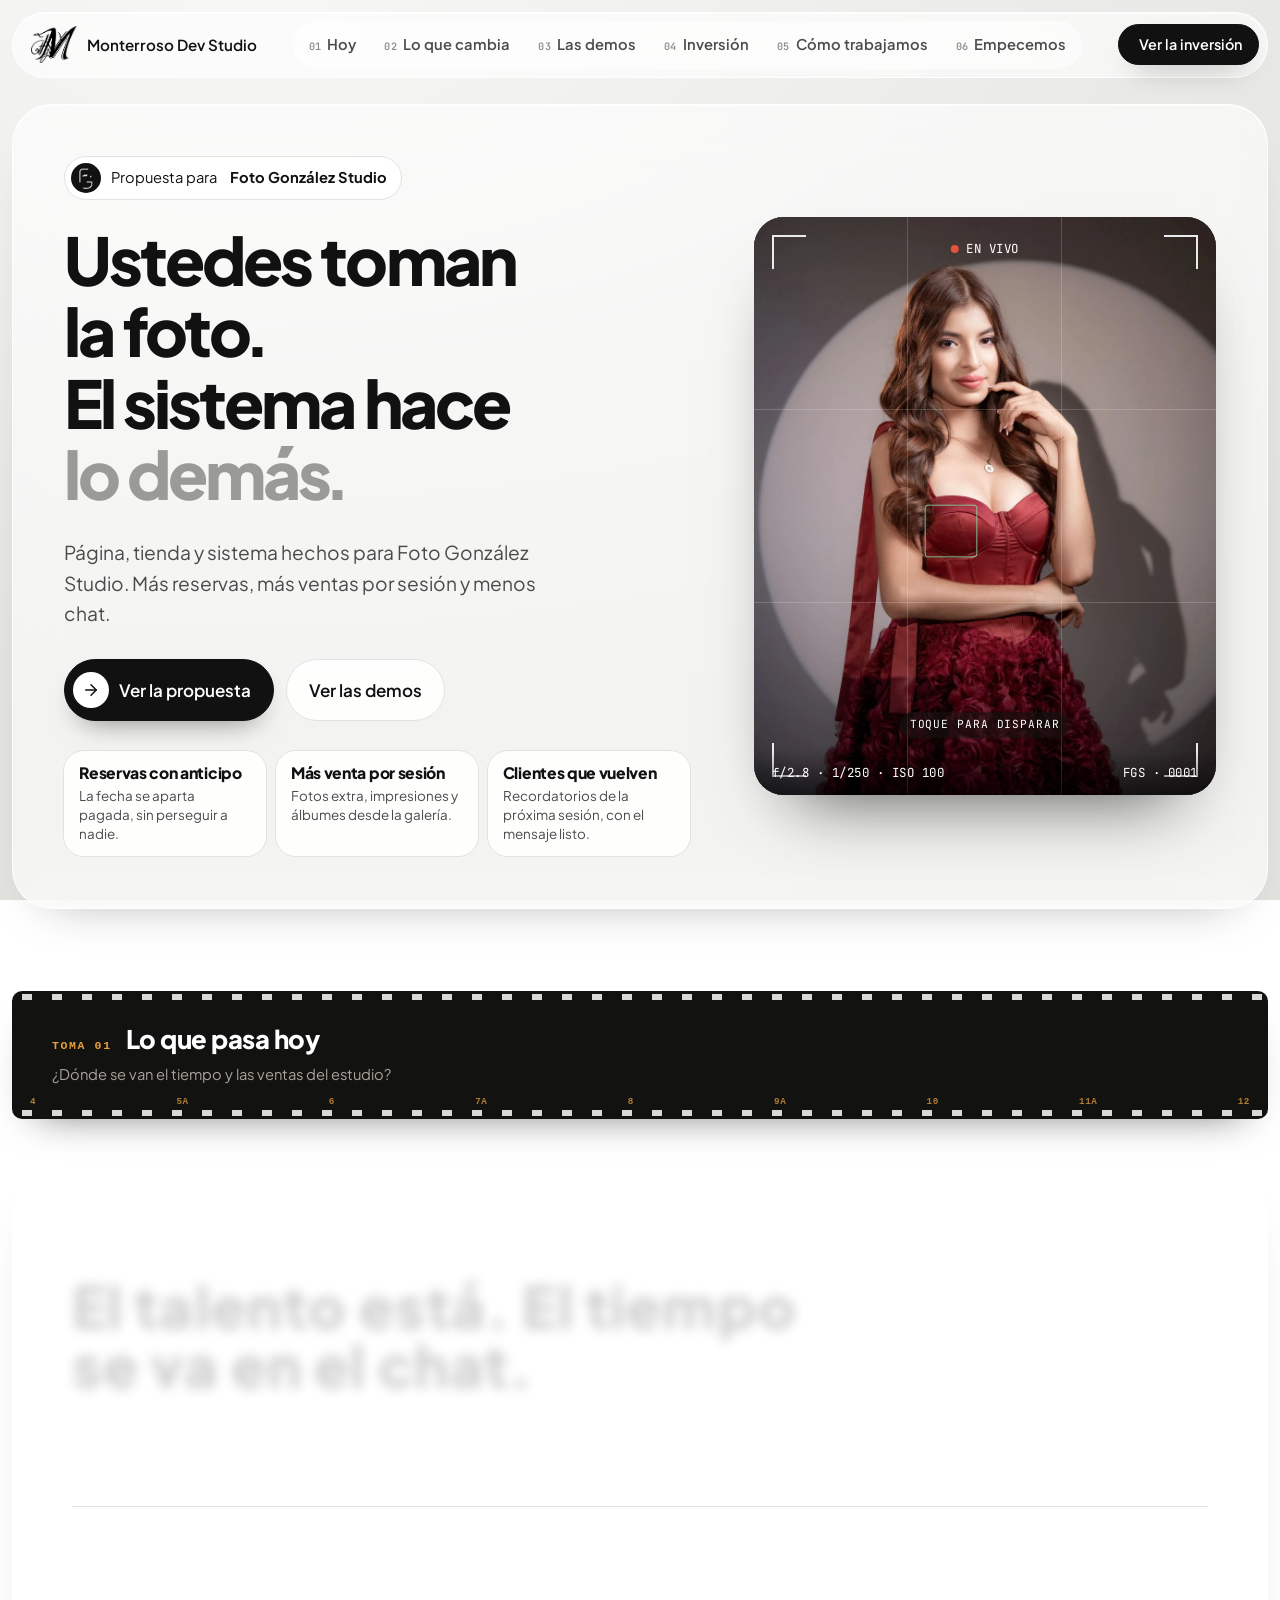
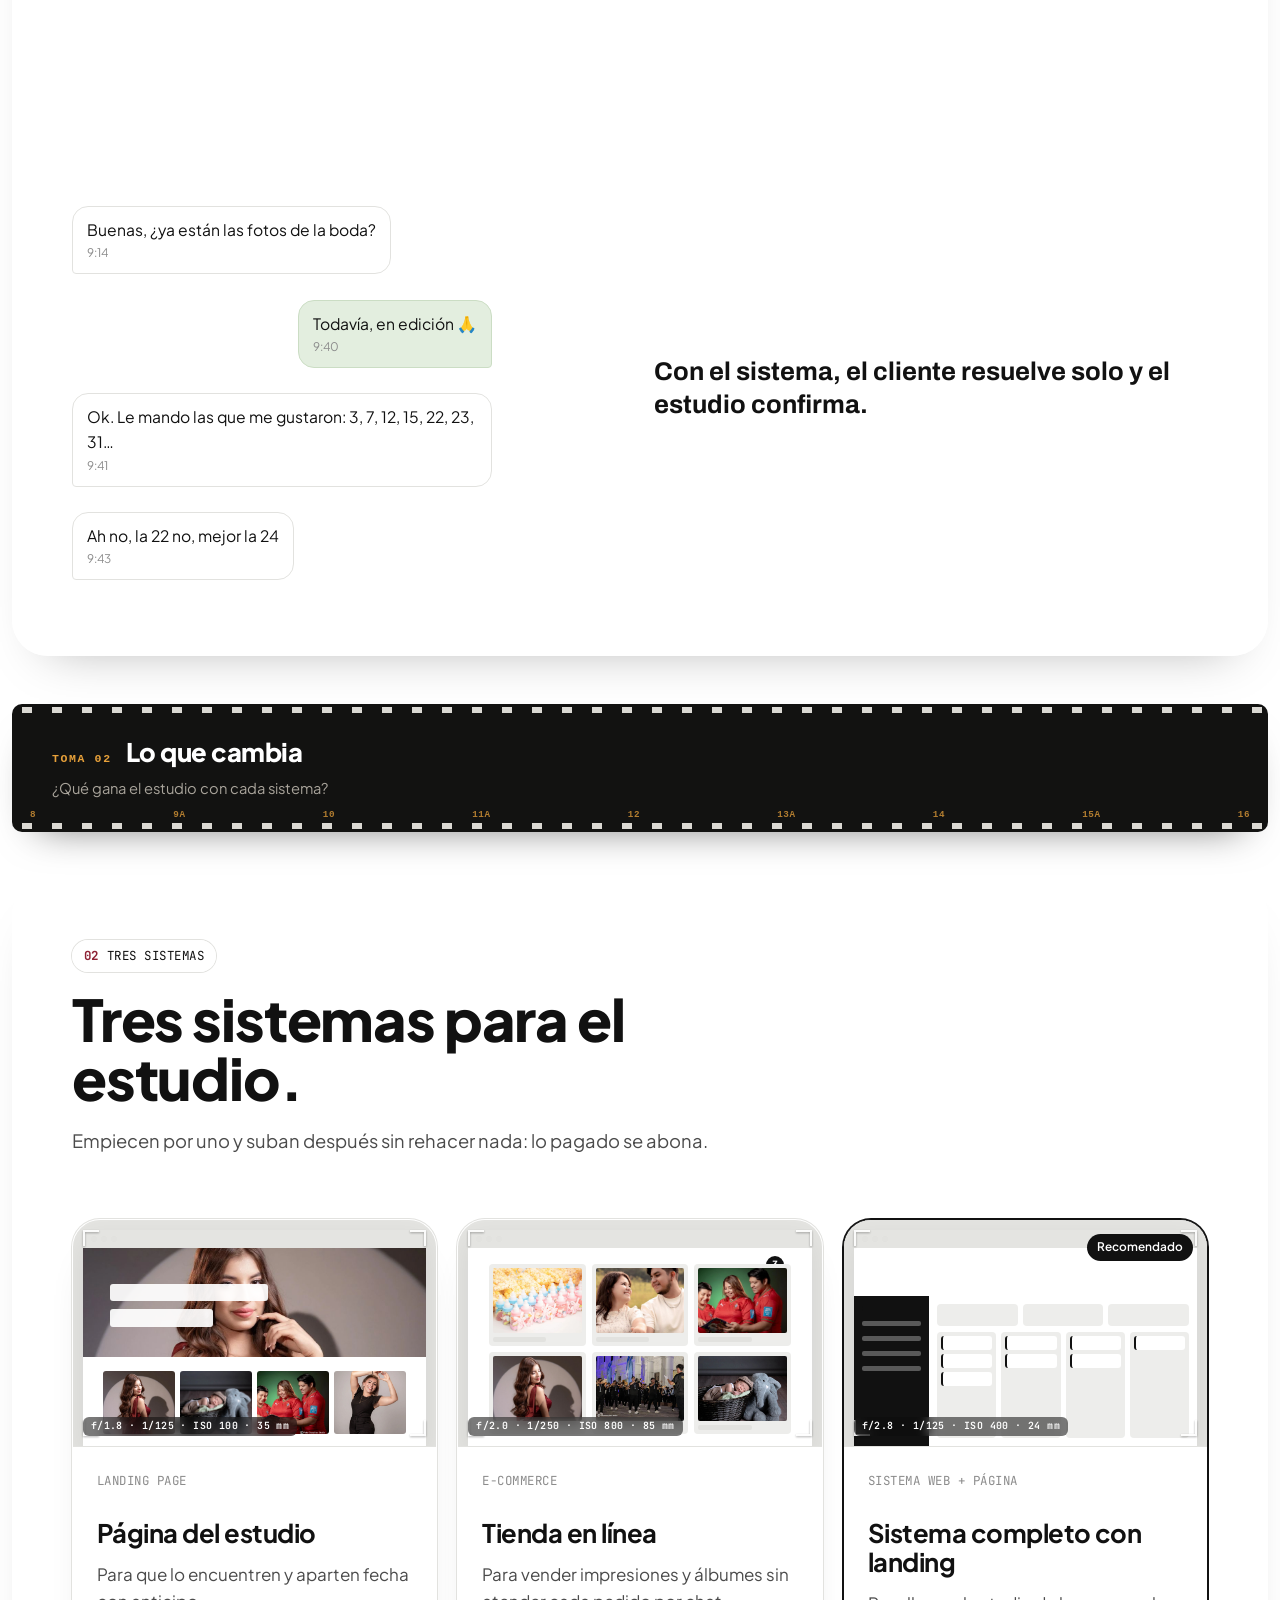
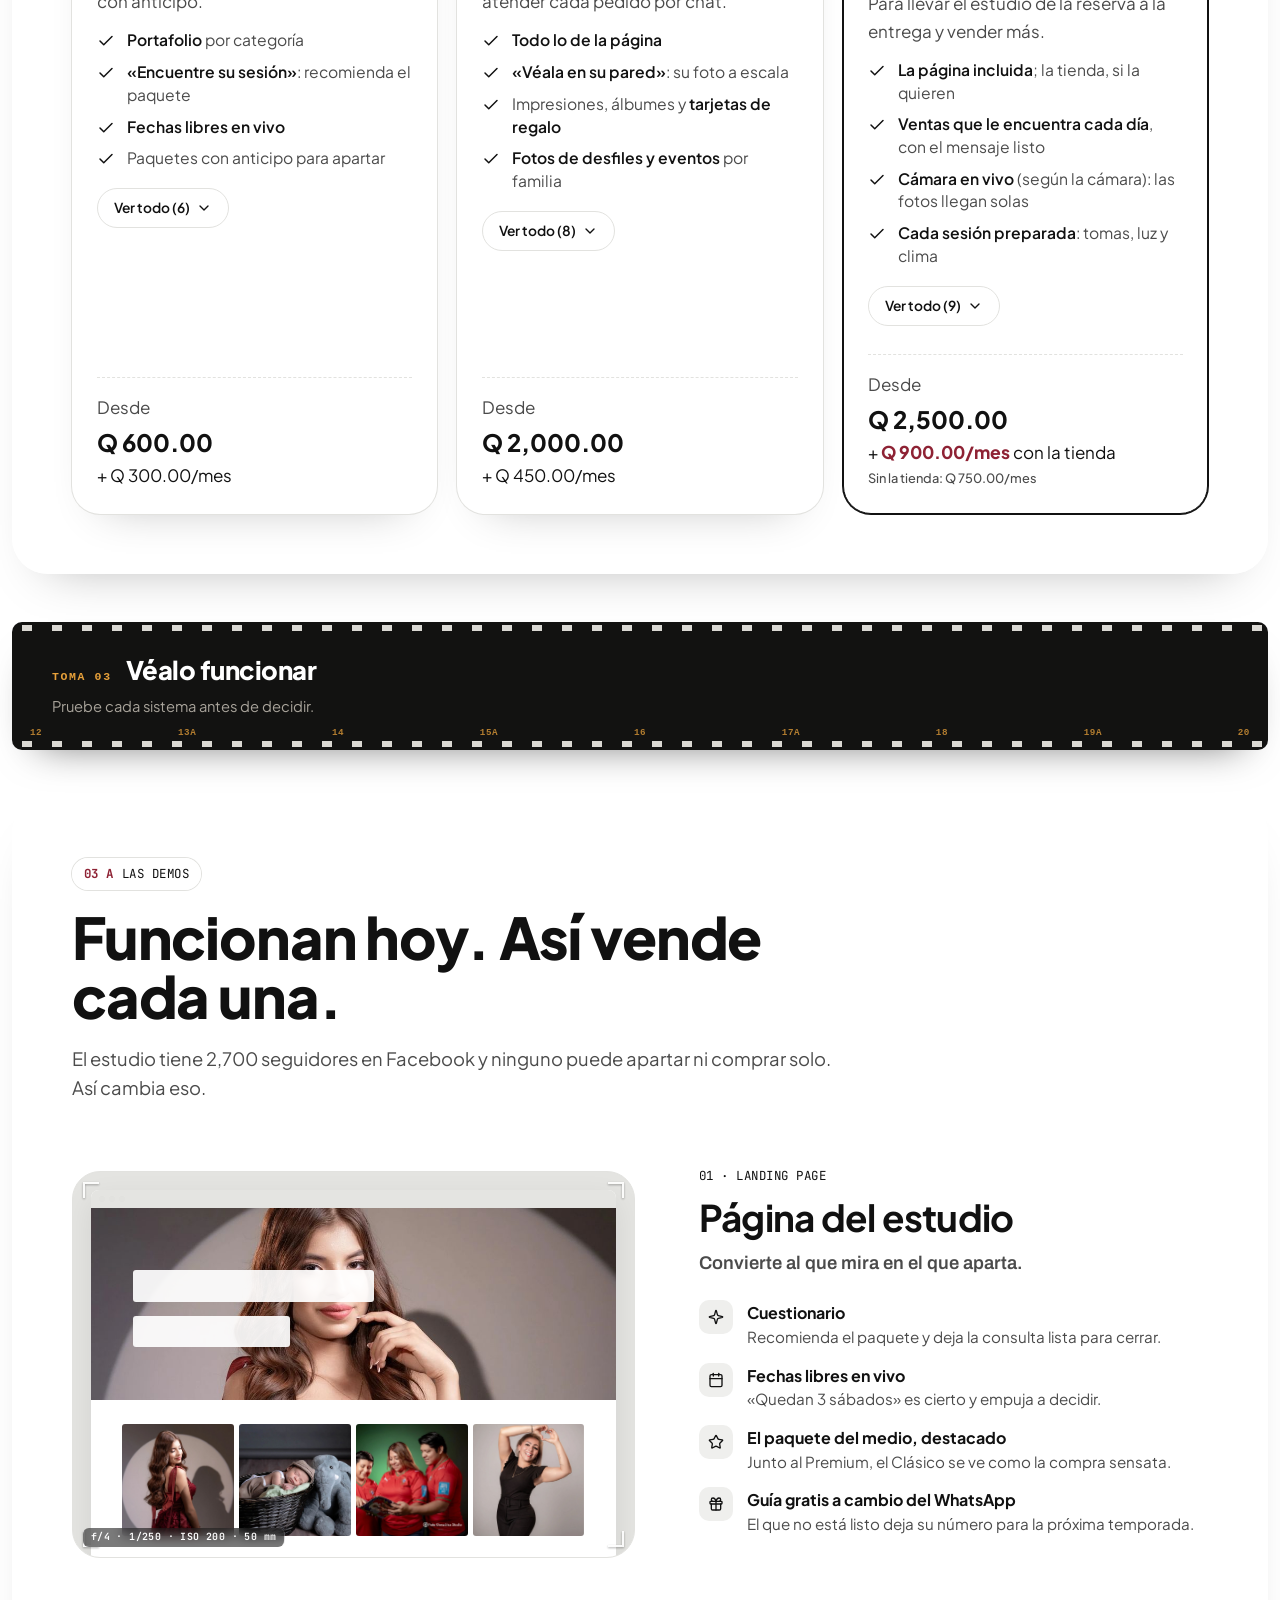
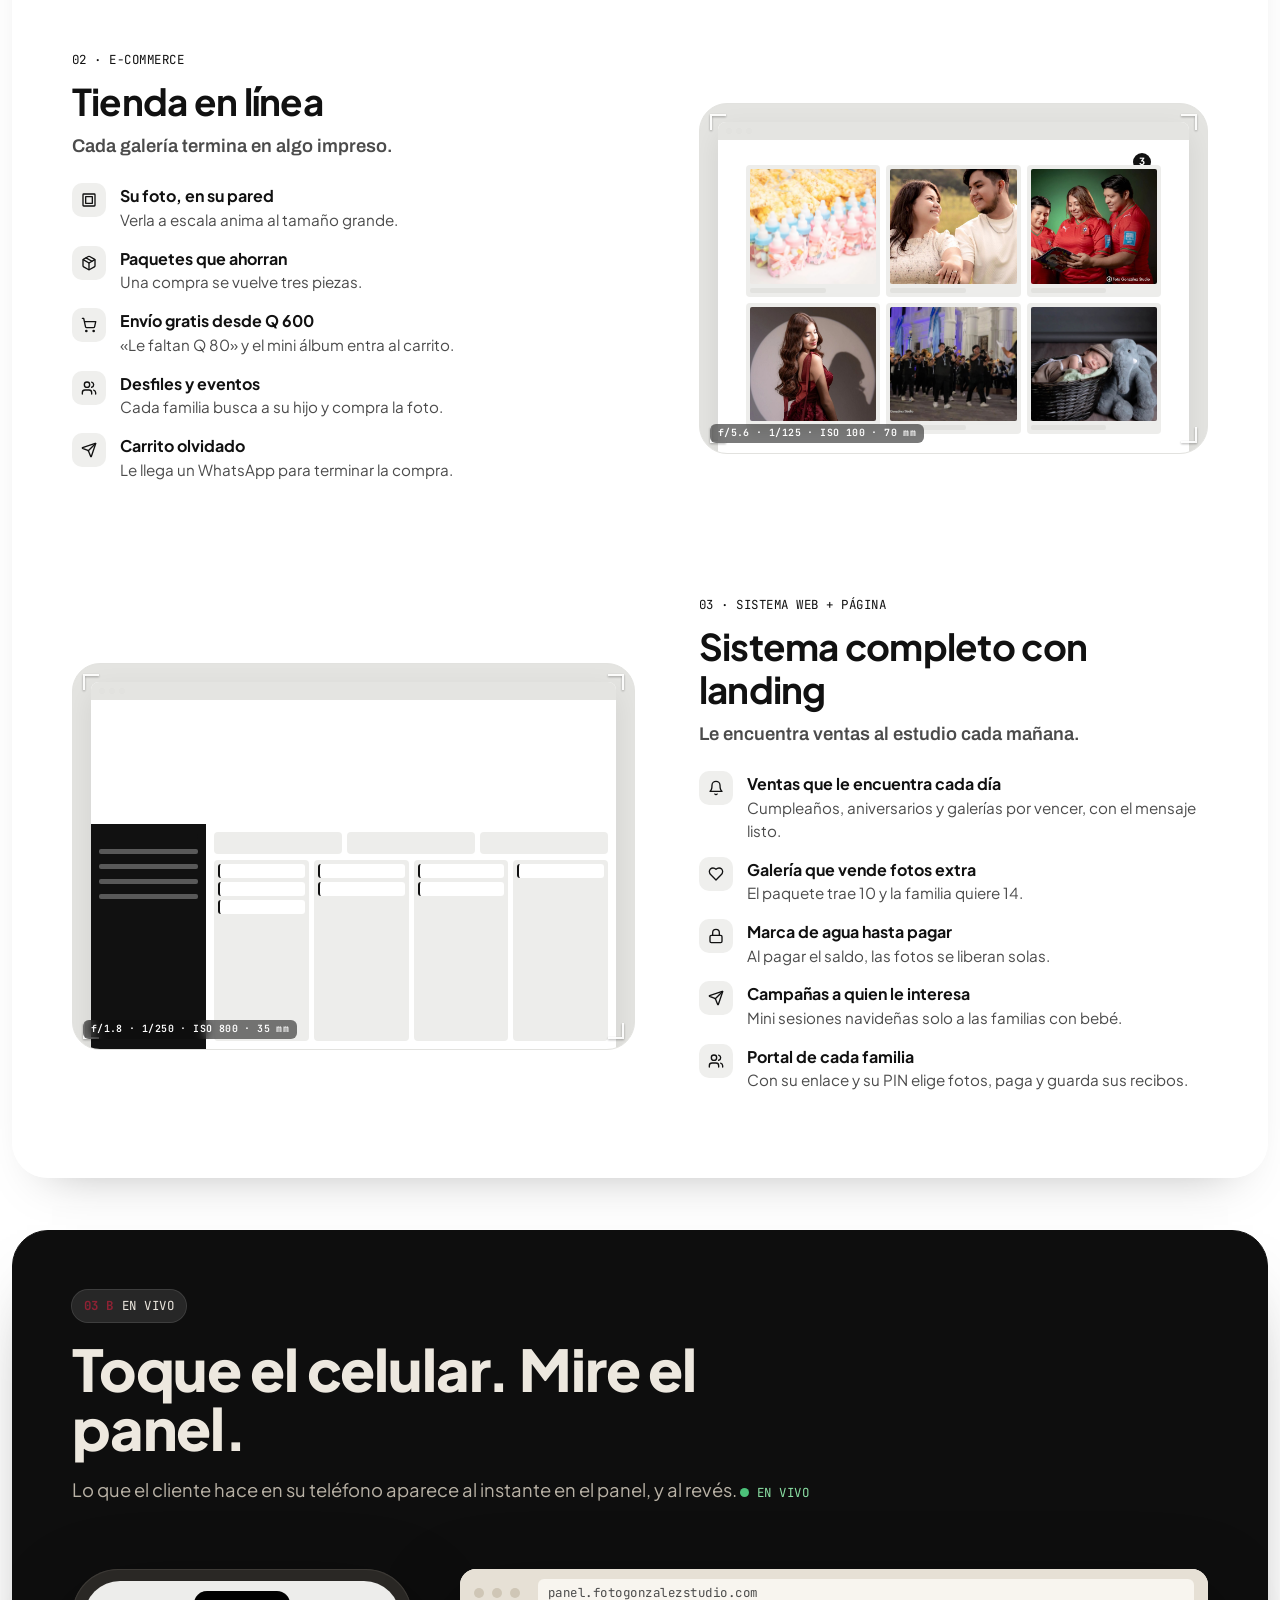
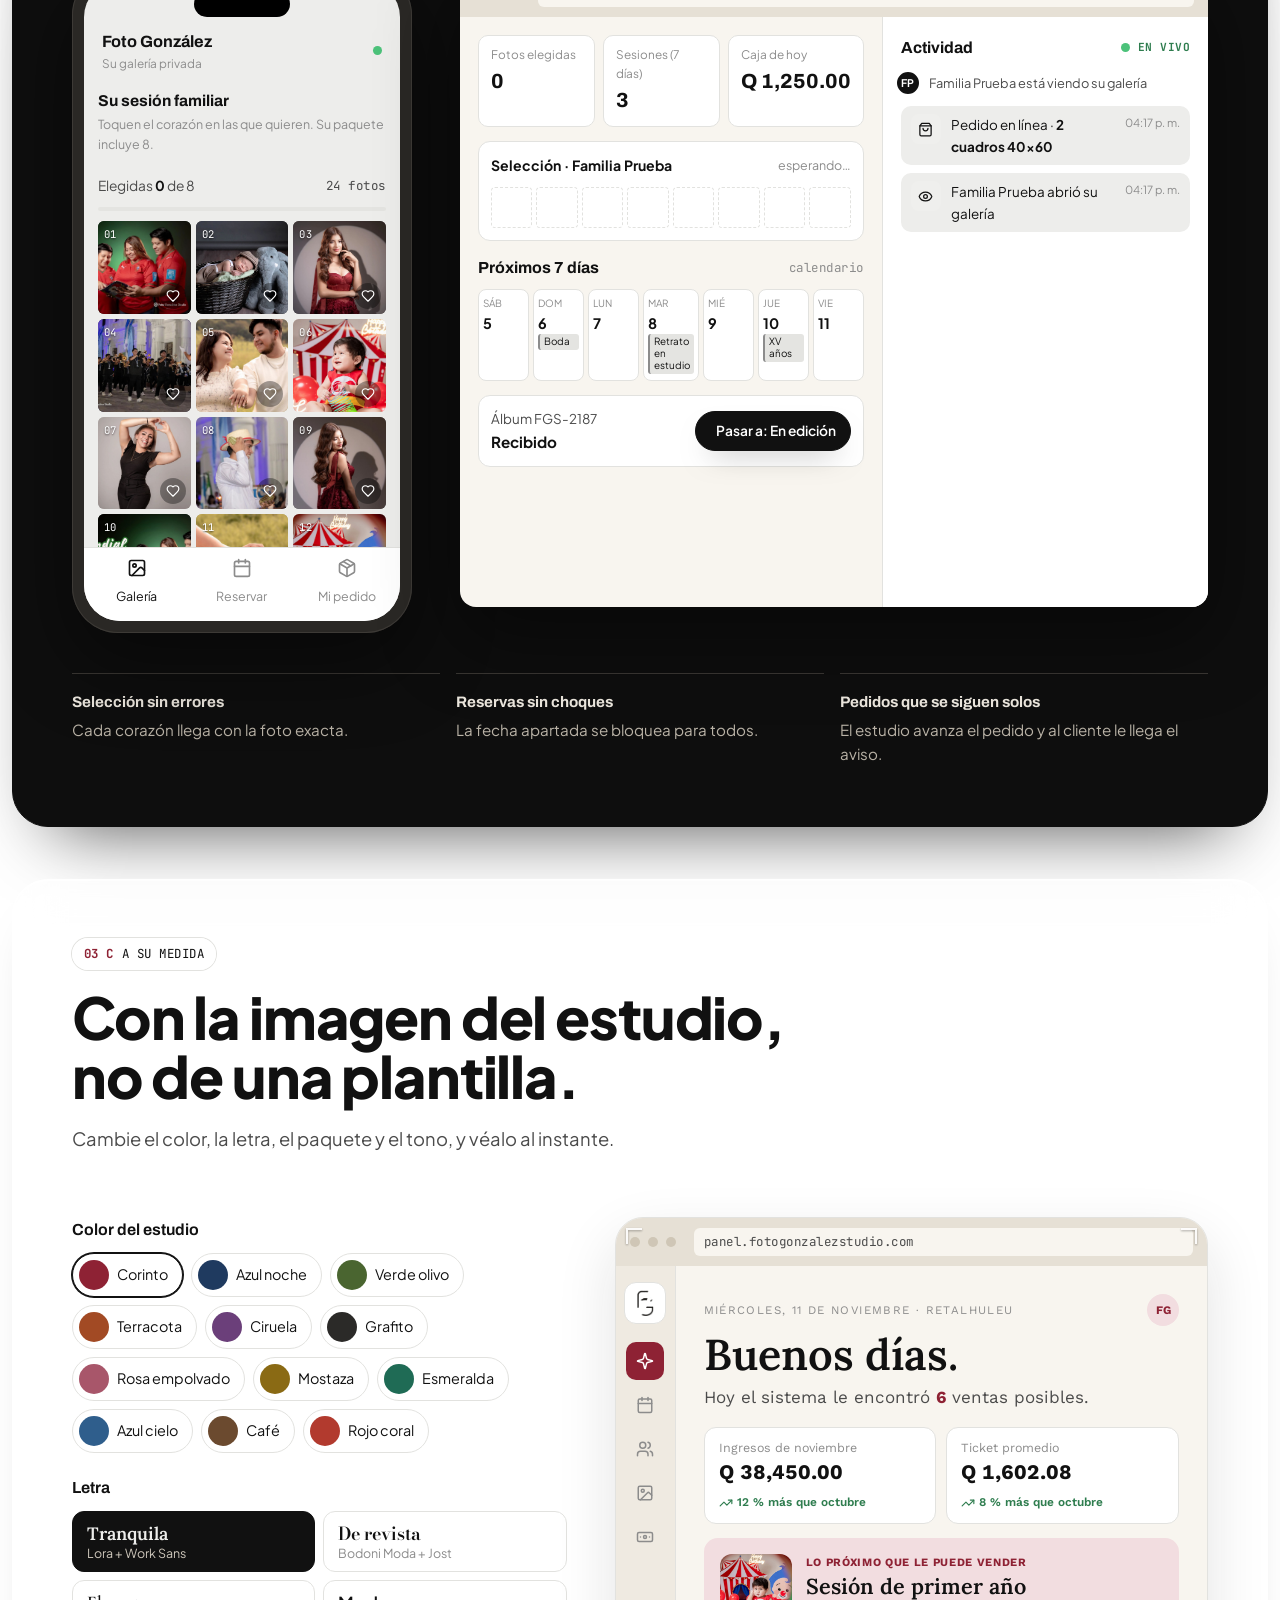
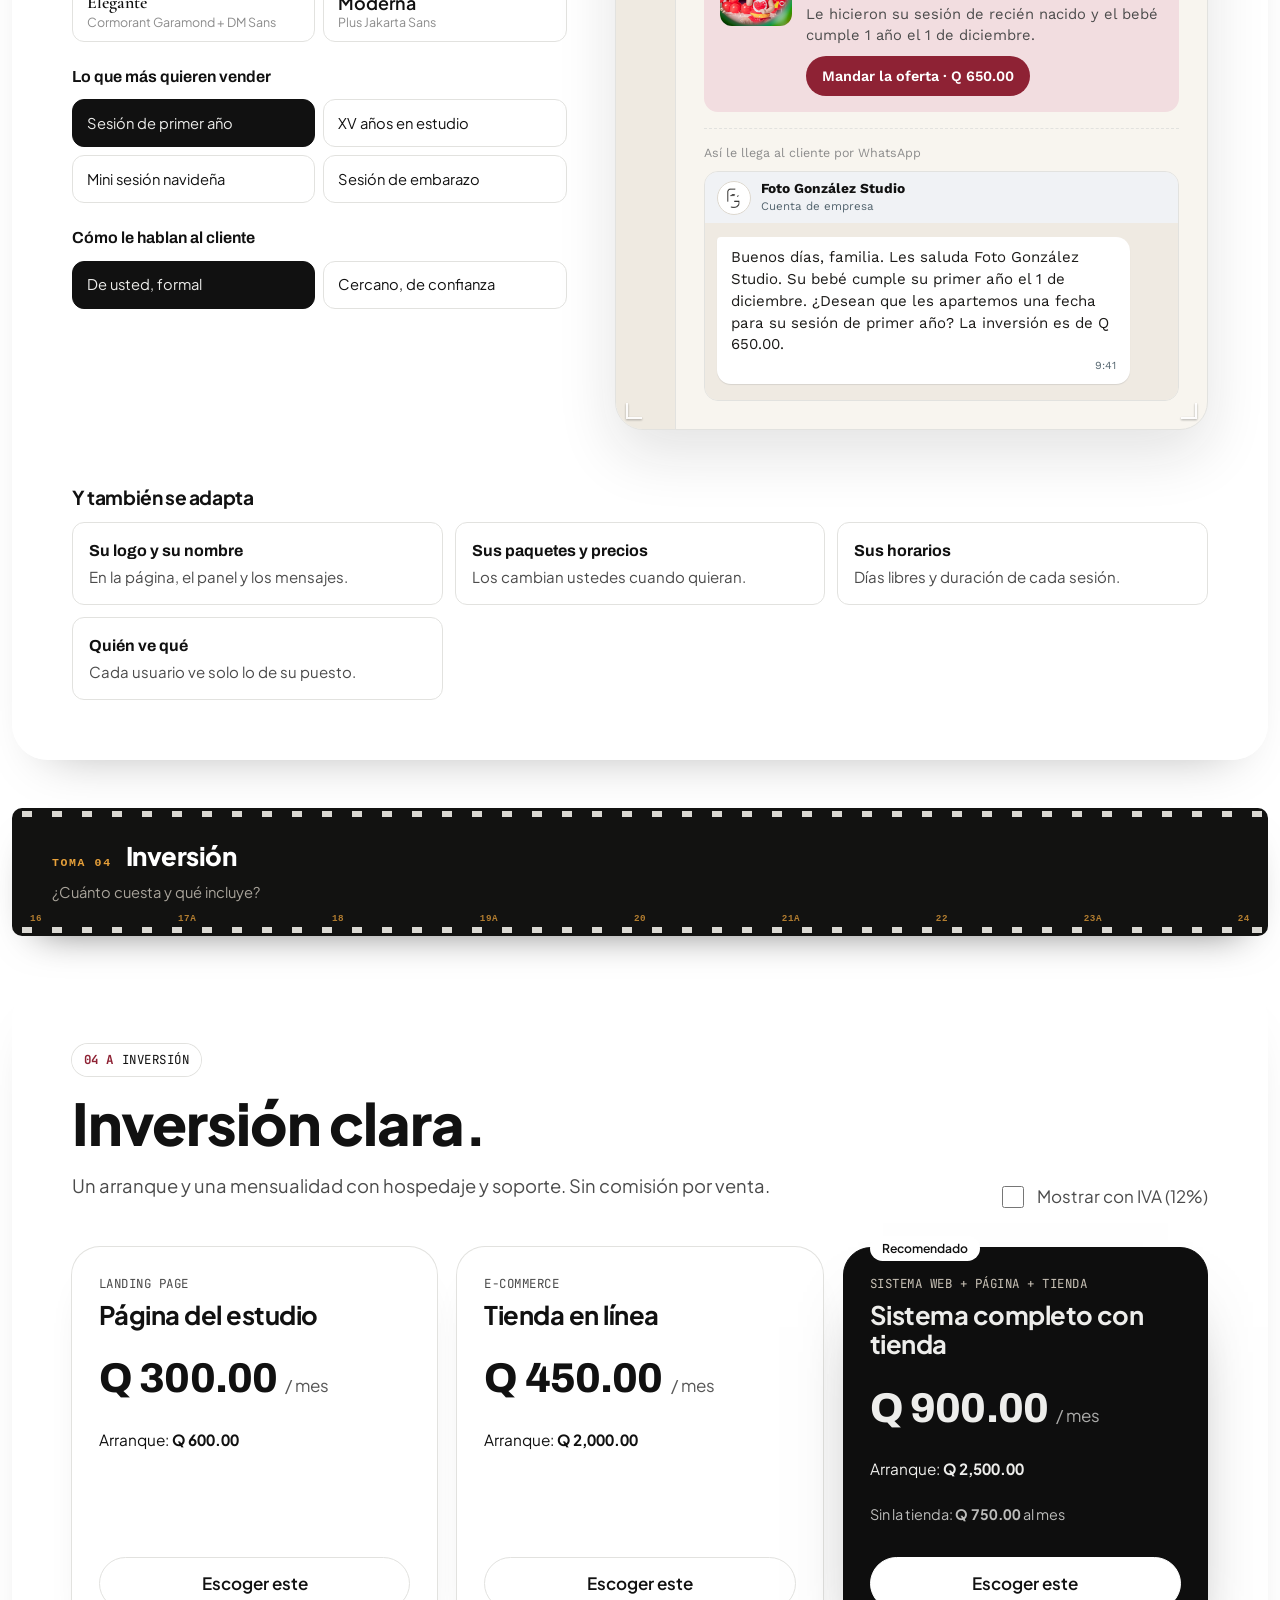
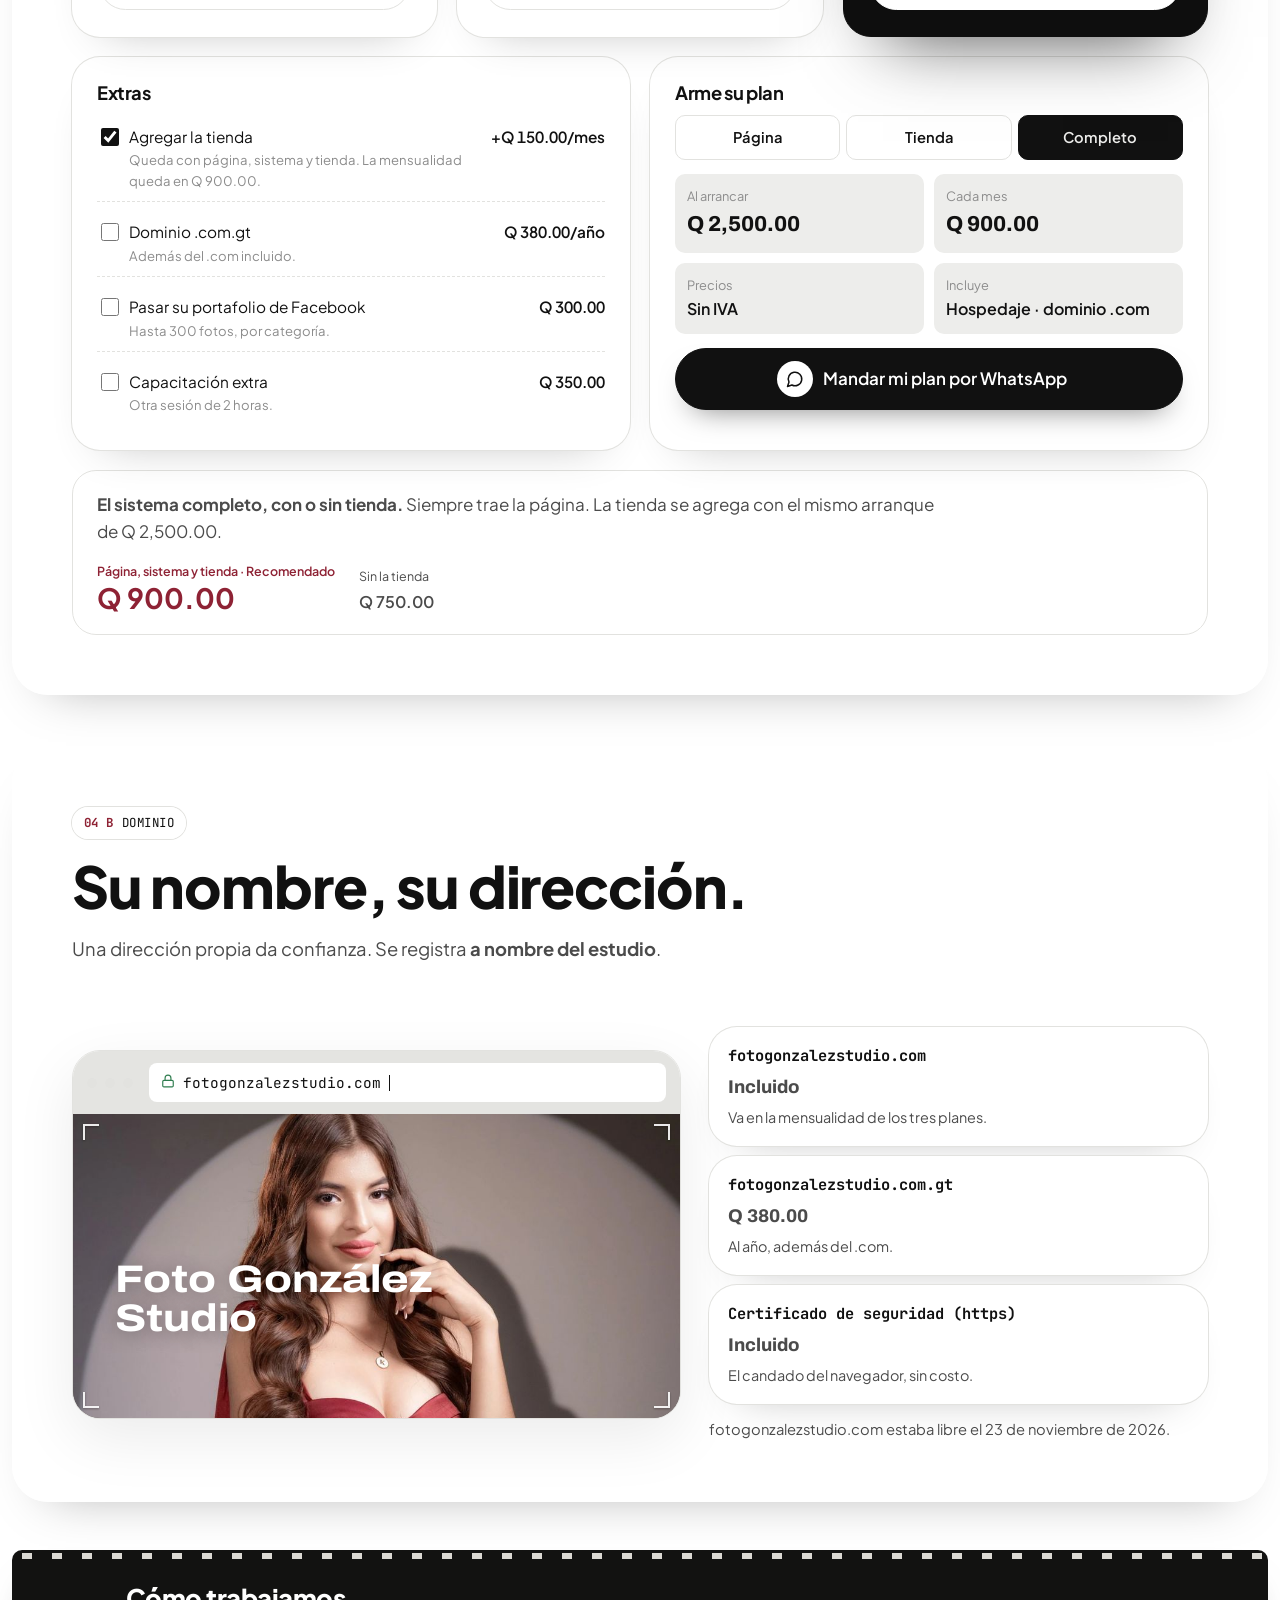
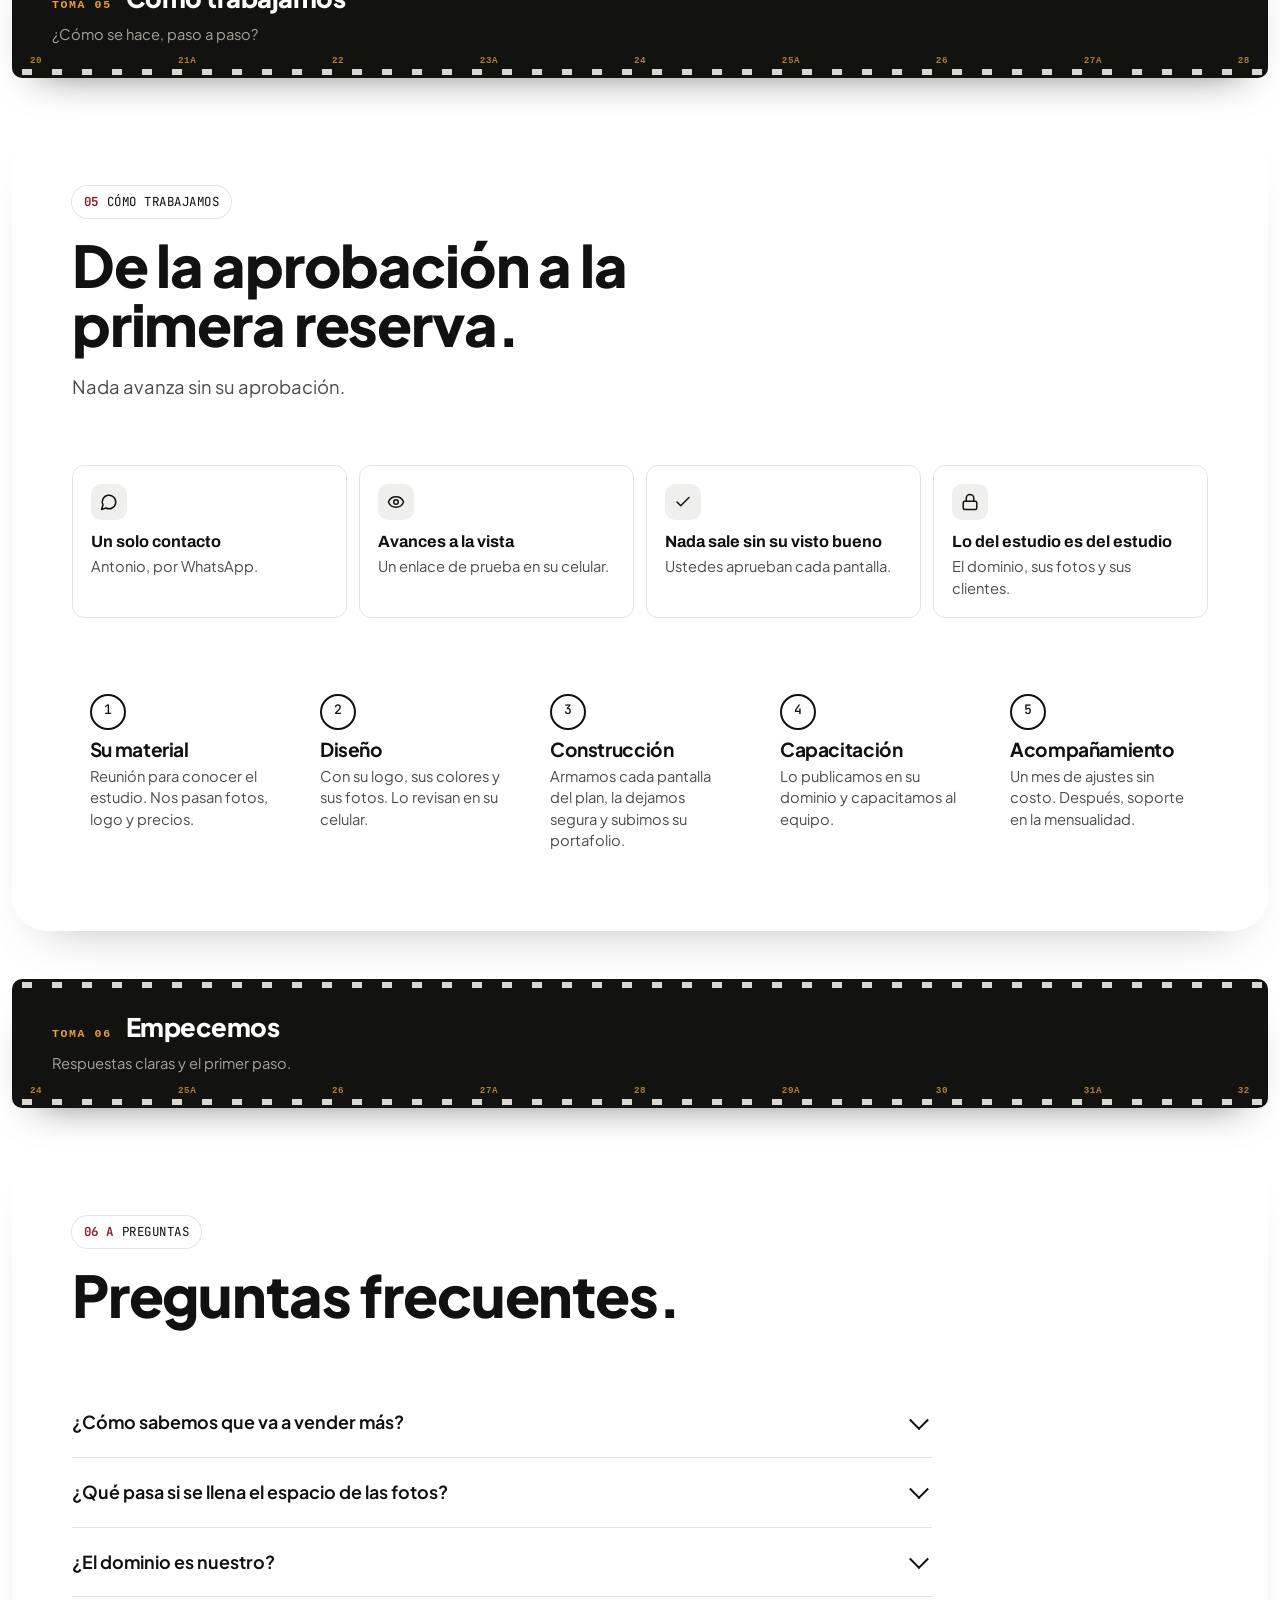
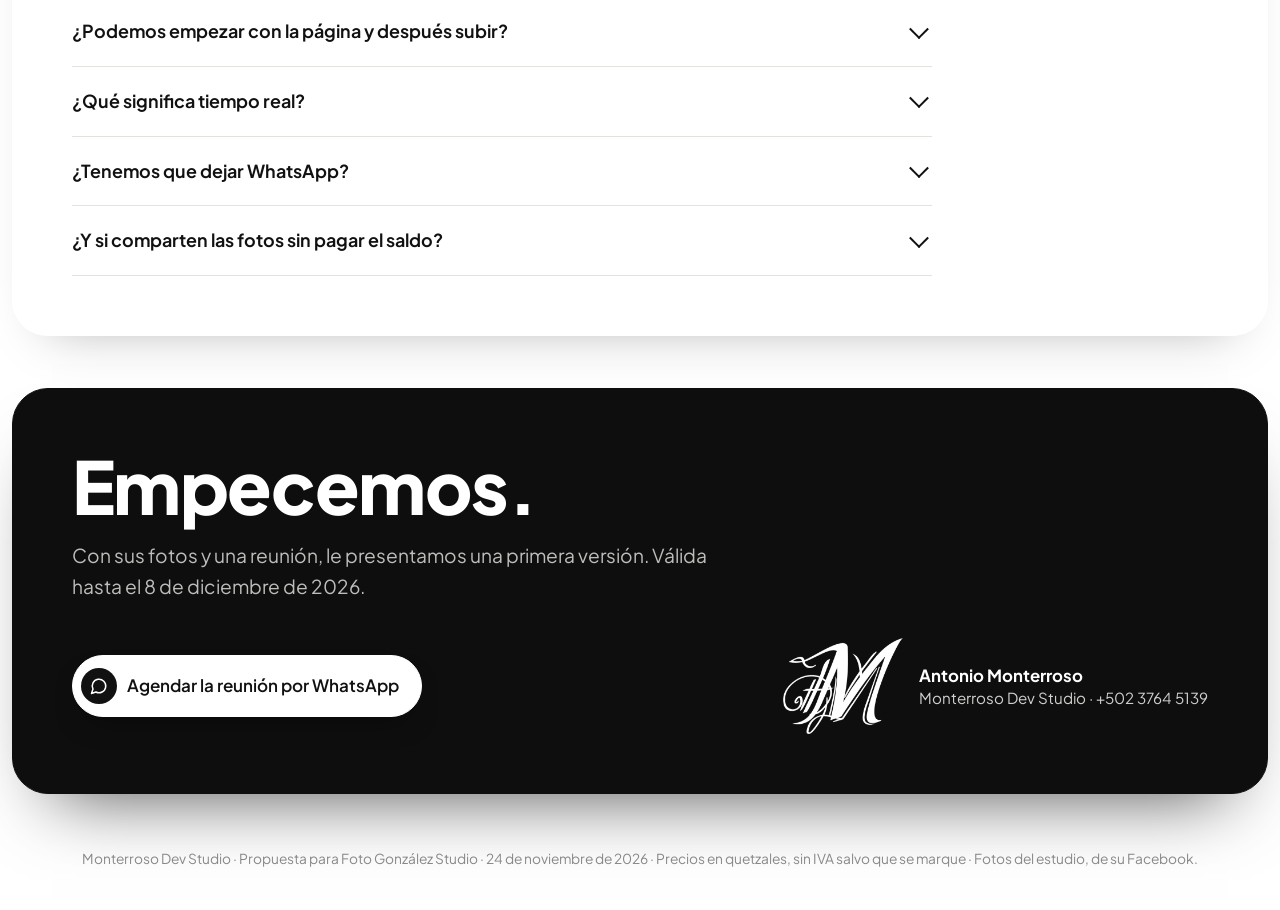
<file: index.html>
<!doctype html>
<html lang="es">
<head>
<meta charset="utf-8">
<meta name="viewport" content="width=device-width, initial-scale=1, viewport-fit=cover">
<meta name="robots" content="noindex">
<meta name="theme-color" content="#F5F2EC">
<title>Propuesta · Foto González Studio</title>
<meta name="description" content="Propuesta de Monterroso Dev Studio para Foto González Studio: página, tienda en línea y sistema completo, con dominio propio y tiempo real.">
<meta property="og:title" content="Propuesta para Foto González Studio">
<meta property="og:description" content="Ustedes toman la foto. El sistema hace lo demás.">
<meta property="og:type" content="website">
<meta property="og:image" content="https://antoniomonterroso.github.io/FotoGonzalesStudio/img/og.jpg">
<link rel="icon" href="data:image/svg+xml,%3Csvg xmlns='http://www.w3.org/2000/svg' viewBox='0 0 24 24' fill='none' stroke='%238E2234' stroke-width='2' stroke-linecap='round'%3E%3Ccircle cx='12' cy='12' r='10'/%3E%3Cpath d='m14.31 8 5.74 9.94M9.69 8h11.48M7.38 12l5.74-9.94M9.69 16 3.95 6.06M14.31 16H2.83m13.79-4-5.74 9.94'/%3E%3C/svg%3E">
<link rel="preconnect" href="https://fonts.googleapis.com">
<link rel="preconnect" href="https://fonts.gstatic.com" crossorigin>
<link rel="stylesheet" href="https://fonts.googleapis.com/css2?family=Archivo:wdth,wght@62..125,400..800&family=Hanken+Grotesk:wght@400..700&family=JetBrains+Mono:wght@400;500&family=Plus+Jakarta+Sans:ital,wght@0,300..800;1,300..600&display=swap">
<link rel="stylesheet" href="css/estilos.css?v=20261124j">
<link rel="stylesheet" href="demos/foto.css?v=20261113a">
<link rel="stylesheet" href="css/movimiento.css?v=20261124a">
<script src="demos/diseno.js?v=20261124a" data-css="css/claro.css?v=20261125b"></script>
</head>
<body>

<div class="intro" id="intro" aria-hidden="true">
  <svg viewBox="0 0 1000 1000" preserveAspectRatio="xMidYMid slice">
    <defs>
      <mask id="hueco">
        <rect width="1000" height="1000" fill="#fff"/>
        <g id="hueco-g" style="transform-box: view-box; transform-origin: 500px 500px; transform: scale(0.01)">
          <polygon points="500,380 604,440 604,560 500,620 396,560 396,440" fill="#000"/>
        </g>
      </mask>
    </defs>
    <rect width="1000" height="1000" fill="#161513" mask="url(#hueco)"/>
    <g id="hojas" style="transform-box: view-box; transform-origin: 500px 500px; transform: scale(0.01)" stroke="#4d4843" stroke-width="2" fill="none" vector-effect="non-scaling-stroke">
      <path d="M500 380 L1500 -197" vector-effect="non-scaling-stroke"/>
      <path d="M604 440 L1604 1017" vector-effect="non-scaling-stroke"/>
      <path d="M604 560 L604 1715" vector-effect="non-scaling-stroke"/>
      <path d="M500 620 L-500 1197" vector-effect="non-scaling-stroke"/>
      <path d="M396 560 L-604 -17" vector-effect="non-scaling-stroke"/>
      <path d="M396 440 L396 -715" vector-effect="non-scaling-stroke"/>
    </g>
  </svg>
  <div class="flash"></div>
  <p class="exif mono" id="intro-exif">f/1.8 · 1/250 · ISO 100</p>
</div>
<div class="destello" id="destello" aria-hidden="true"></div>

<header class="barra" id="barra">
  <a class="barra-firma" href="#portada"><img src="img/firma-m.png" alt=""><span>Monterroso Dev Studio</span></a>
  <nav id="menu" aria-label="Secciones">
    <a href="#hoy" data-toma="1"><small>01</small>Hoy</a>
    <a href="#sistemas" data-toma="2"><small>02</small>Lo que cambia</a>
    <a href="#demos" data-toma="3"><small>03</small>Las demos</a>
    <a href="#precios" data-toma="4"><small>04</small>Inversión</a>
    <a href="#arranque" data-toma="5" class="nav-ancho"><small>05</small>Cómo trabajamos</a>
    <a href="#cierre" data-toma="6" class="nav-ancho"><small>06</small>Empecemos</a>
  </nav>
  <a class="btn btn-tinta btn-barra" href="#precios">Ver la inversión</a>
  <button class="menu-btn" id="menu-btn" aria-label="Abrir el menú" aria-expanded="false" aria-controls="menu"><span data-i="menu"></span></button>
</header>

<main>
  <section class="portada" id="portada">
    <div class="envoltura">
      <div>
        <p class="para"><span class="marca"><img src="img/monograma-fg.png" alt="" style="width:46%;height:auto;filter:invert(1)"></span>Propuesta para <b>&nbsp;Foto González Studio</b></p>
        <h1 id="titulo">
          <span class="linea"><span>Ustedes toman</span></span>
          <span class="linea"><span>la foto<span class="pt">.</span></span></span>
          <span class="linea"><span>El sistema hace</span></span>
          <span class="linea"><span><em>lo demás<span class="pt">.</span></em></span></span>
        </h1>
        <p class="bajada">Página, tienda y sistema hechos para Foto González Studio. Más reservas, más ventas por sesión y menos chat.</p>
        <div class="acciones">
          <a class="btn btn-tinta" href="#hoy"><span data-i="arrow"></span>Ver la propuesta</a>
          <a class="btn" href="#demos">Ver las demos</a>
        </div>
        <ul class="beneficios" aria-label="Lo que gana el estudio">
          <li><b>Reservas con anticipo</b><span>La fecha se aparta pagada, sin perseguir a nadie.</span></li>
          <li><b>Más venta por sesión</b><span>Fotos extra, impresiones y álbumes desde la galería.</span></li>
          <li><b>Clientes que vuelven</b><span>Recordatorios de la próxima sesión, con el mensaje listo.</span></li>
        </ul>
      </div>
      <div class="visor" id="visor" aria-label="Visor de cámara con una foto de muestra">
        <div class="foto f-xv" id="visor-foto"></div>
        <div class="tercios"></div>
        <div class="esquinas"><span></span><span></span><span></span><span></span></div>
        <div class="enfoque" id="enfoque"></div>
        <p class="rec mono"><i></i> EN VIVO</p>
        <p class="toca mono">TOQUE PARA DISPARAR</p>
        <div class="datos mono"><span id="visor-exif">f/2.8 · 1/250 · ISO 100</span><span id="visor-cuadro">FGS · 0001</span></div>
      </div>
    </div>
  </section>

  <div class="negativo" data-toma-n="01" data-titulo="Lo que pasa hoy" data-pregunta="¿Dónde se van el tiempo y las ventas del estudio?"></div>

  <section class="sec" id="hoy" data-toma="1">
    <div class="envoltura">
      <header class="sec-cabeza">
        <p class="eyebrow mono"><span class="num">01</span> Lo que pasa hoy</p>
        <h2 class="enfoca">El talento está. El tiempo se va en el chat.</h2>
        <p class="lead">Hoy las reservas, la selección de fotos y las entregas pasan por WhatsApp.</p>
      </header>
      <div class="dolores">
        <article class="dolor revela"><span class="n">01</span><div><h3>«¿Ya están mis fotos?»</h3><p>La misma pregunta, cada día, de cada cliente.</p></div></article>
        <article class="dolor revela"><span class="n">02</span><div><h3>«La 14, la 23 y la 41»</h3><p>Elegir fotos por mensaje termina en errores.</p></div></article>
        <article class="dolor revela"><span class="n">03</span><div><h3>La agenda en el cuaderno</h3><p>Dos familias piden el mismo sábado.</p></div></article>
        <article class="dolor revela"><span class="n">04</span><div><h3>Fotos por Drive o WeTransfer</h3><p>Los enlaces vencen y las fotos salen antes del saldo.</p></div></article>
      </div>
      <div class="chat">
        <div class="burbujas" aria-label="Ejemplo de conversación">
          <p class="burbuja revela">Buenas, ¿ya están las fotos de la boda?<small>9:14</small></p>
          <p class="burbuja yo revela">Todavía, en edición 🙏<small>9:40</small></p>
          <p class="burbuja revela">Ok. Le mando las que me gustaron: 3, 7, 12, 15, 22, 23, 31…<small>9:41</small></p>
          <p class="burbuja revela">Ah no, la 22 no, mejor la 24<small>9:43</small></p>
        </div>
        <p class="remate revela"><b>Con el sistema, el cliente resuelve solo y el estudio confirma.</b></p>
      </div>
    </div>
  </section>

  <div class="negativo" data-toma-n="02" data-titulo="Lo que cambia" data-pregunta="¿Qué gana el estudio con cada sistema?"></div>

  <section class="sec" id="sistemas" data-toma="2" style="background: var(--papel2)">
    <div class="envoltura">
      <header class="sec-cabeza">
        <p class="eyebrow mono"><span class="num">02</span> Tres sistemas</p>
        <h2 class="enfoca">Tres sistemas para el estudio.</h2>
        <p class="lead">Empiecen por uno y suban después sin rehacer nada: lo pagado se abona.</p>
      </header>
      <div class="sistemas" id="sistemas-lista"></div>
    </div>
  </section>

  <div class="negativo" data-toma-n="03" data-titulo="Véalo funcionar" data-pregunta="Pruebe cada sistema antes de decidir."></div>

  <section class="sec" id="demos" data-toma="3">
    <div class="envoltura">
      <header class="sec-cabeza">
        <p class="eyebrow mono"><span class="num">03 A</span> Las demos</p>
        <h2 class="enfoca">Funcionan hoy. Así vende cada una.</h2>
        <p class="lead">El estudio tiene 2,700 seguidores en Facebook y ninguno puede apartar ni comprar solo. Así cambia eso.</p>
      </header>
      <div class="vitrinas" id="vitrinas"></div>
    </div>
  </section>

  <section class="sec vivo" id="vivo" data-toma="3">
    <div class="envoltura">
      <header class="sec-cabeza">
        <p class="eyebrow mono"><span class="num">03 B</span> En vivo</p>
        <h2 class="enfoca">Toque el celular. Mire el panel.</h2>
        <p class="lead">Lo que el cliente hace en su teléfono aparece al instante en el panel, y al revés. <span class="pulso mono"><i></i>EN VIVO</span></p>
      </header>

      <div class="escena">
        <div class="cel" aria-label="Celular de la clienta">
          <div class="pantalla">
            <div class="isla"></div>
            <div class="aviso-cel" id="aviso-cel" role="status" aria-live="polite"><span class="ico" data-i="bell"></span><span id="aviso-cel-txt"></span></div>
            <div class="cab"><div><b>Foto González</b><small>Su galería privada</small></div><span class="pulso mono" style="font-size:.66rem"><i></i></span></div>

            <div class="vista-cel" id="v-galeria" role="tabpanel" aria-labelledby="t-galeria">
              <h4>Su sesión familiar</h4>
              <p class="nota">Toquen el corazón en las que quieren. Su paquete incluye 8.</p>
              <div class="contador"><span>Elegidas <b id="cel-cuenta">0</b> de 8</span><span class="mono">24 fotos</span></div>
              <div class="barrita"><i id="cel-barra"></i></div>
              <div class="galeria" id="galeria"></div>
            </div>

            <div class="vista-cel" id="v-reservar" role="tabpanel" aria-labelledby="t-reservar" hidden>
              <h4>Apartar otra sesión</h4>
              <p class="nota">Las fechas tachadas ya están ocupadas, y se actualizan solas.</p>
              <div class="fechas" id="fechas"></div>
              <div class="opciones" id="opciones"></div>
              <button class="btn btn-acento" id="reservar">Reservar y pagar anticipo</button>
              <p class="nota" style="margin-top:8px">Demo: el pago es simulado.</p>
            </div>

            <div class="vista-cel" id="v-pedido" role="tabpanel" aria-labelledby="t-pedido" hidden>
              <h4>Álbum 30×30 · FGS-2187</h4>
              <p class="nota">Cuando el estudio avanza su pedido, aquí cambia solo.</p>
              <ol class="ruta" id="ruta"></ol>
            </div>

            <div class="pestanas" role="tablist">
              <button role="tab" id="t-galeria" aria-selected="true" aria-controls="v-galeria"><span data-i="images"></span>Galería</button>
              <button role="tab" id="t-reservar" aria-selected="false" aria-controls="v-reservar"><span data-i="calendar"></span>Reservar</button>
              <button role="tab" id="t-pedido" aria-selected="false" aria-controls="v-pedido"><span data-i="package"></span>Mi pedido</button>
            </div>
          </div>
        </div>

        <div class="panel" aria-label="Panel del estudio">
          <div class="top"><i></i><i></i><i></i><span class="url mono">panel.fotogonzalezstudio.com</span></div>
          <div class="area">
            <div class="col-a">
              <div class="cifras">
                <div class="cifra"><small>Fotos elegidas</small><b id="p-elegidas">0</b></div>
                <div class="cifra"><small>Sesiones (7 días)</small><b id="p-sesiones">3</b></div>
                <div class="cifra"><small>Caja de hoy</small><b id="p-caja">Q 1,250.00</b></div>
              </div>
              <div class="seleccion">
                <div class="quien"><b>Selección · Familia Prueba</b><span id="p-sel-txt">esperando…</span></div>
                <div class="tiras-sel" id="p-tiras"></div>
              </div>
              <div>
                <h4 style="margin-bottom:8px">Próximos 7 días <span class="mono" style="font-weight:400;color:var(--tinta3)">calendario</span></h4>
                <div class="semana" id="semana"></div>
              </div>
              <div class="pedido-panel">
                <div class="estado">Álbum FGS-2187<b id="p-estado">Recibido</b></div>
                <button class="btn btn-tinta" id="avanzar">Pasar a: En edición</button>
              </div>
            </div>
            <div class="col-b">
              <h4>Actividad <span class="pulso mono" style="font-size:.7rem;color:var(--vivo)"><i></i>EN VIVO</span></h4>
              <div class="presencia" id="presencia"><span class="avs"><span style="background:var(--acento)">FP</span></span><span>Familia Prueba está viendo su galería</span></div>
              <ul class="feed" id="feed" aria-live="polite"></ul>
            </div>
          </div>
        </div>
      </div>

      <div class="vivo-explica">
        <div class="revela"><b>Selección sin errores</b>Cada corazón llega con la foto exacta.</div>
        <div class="revela"><b>Reservas sin choques</b>La fecha apartada se bloquea para todos.</div>
        <div class="revela"><b>Pedidos que se siguen solos</b>El estudio avanza el pedido y al cliente le llega el aviso.</div>
      </div>
    </div>
  </section>

  <section class="sec" id="medida" data-toma="3">
    <div class="envoltura">
      <header class="sec-cabeza">
        <p class="eyebrow mono"><span class="num">03 C</span> A su medida</p>
        <h2 class="enfoca">Con la imagen del estudio, no de una plantilla.</h2>
        <p class="lead">Cambie el color, la letra, el paquete y el tono, y véalo al instante.</p>
      </header>
      <div class="medida revela">
        <form class="m-ctrl" id="m-ctrl" aria-label="Personalizar el panel">
          <fieldset><legend>Color del estudio</legend><div class="m-colores" id="m-colores"></div></fieldset>
          <fieldset><legend>Letra</legend><div class="m-pildoras" id="m-letras"></div></fieldset>
          <fieldset><legend>Lo que más quieren vender</legend><div class="m-pildoras" id="m-paquetes"></div></fieldset>
          <fieldset><legend>Cómo le hablan al cliente</legend><div class="m-pildoras" id="m-tonos"></div></fieldset>
        </form>
        <div class="m-vista" id="m-vista">
          <div class="top"><i></i><i></i><i></i><span class="url mono">panel.fotogonzalezstudio.com</span></div>
          <div class="mv-app">
            <div class="mv-lado" aria-hidden="true">
              <span class="mv-logo"><img src="img/monograma-fg.png" alt="" width="74" height="113"></span>
              <span class="on" data-i="sparkles"></span>
              <span data-i="calendar"></span>
              <span data-i="users"></span>
              <span data-i="images"></span>
              <span data-i="cash"></span>
            </div>
            <div class="m-area">
              <div class="mv-cab"><span class="mv-fecha">Miércoles, 11 de noviembre · Retalhuleu</span><span class="mv-yo" aria-hidden="true">FG</span></div>
              <div class="mv-h1">Buenos días.</div>
              <p class="mv-sub">Hoy el sistema le encontró <b>6</b> ventas posibles.</p>
              <div class="mv-cifras">
                <div><small>Ingresos de noviembre</small><b>Q 38,450.00</b><span class="mv-sube"><i data-i="trend"></i>12 % más que octubre</span></div>
                <div><small>Ticket promedio</small><b>Q 1,602.08</b><span class="mv-sube"><i data-i="trend"></i>8 % más que octubre</span></div>
              </div>
              <div class="mv-op">
                <img class="mv-foto" id="mv-foto" src="img/fotos/primer-ano-pastel.jpg" alt="" width="72" height="72" decoding="async">
                <div><small>Lo próximo que le puede vender</small><b id="mv-paq">Sesión de primer año</b><p id="mv-por"></p><span class="mv-btn" id="mv-btn">Mandar la oferta</span></div>
              </div>
              <div class="mv-wa">
                <small>Así le llega al cliente por WhatsApp</small>
                <div class="mv-chat">
                  <div class="mv-chat-cab"><span class="mv-av"><img src="img/monograma-fg.png" alt="" width="74" height="113"></span><span><b>Foto González Studio</b><small>Cuenta de empresa</small></span></div>
                  <div class="mv-chat-fondo"><p aria-live="polite"><span id="mv-msg"></span><time>9:41</time></p></div>
                </div>
              </div>
            </div>
          </div>
        </div>
      </div>
      <div class="m-mas revela">
        <h3>Y también se adapta</h3>
        <ul>
          <li><b>Su logo y su nombre</b>En la página, el panel y los mensajes.</li>
          <li><b>Sus paquetes y precios</b>Los cambian ustedes cuando quieran.</li>
          <li><b>Sus horarios</b>Días libres y duración de cada sesión.</li>
          <li><b>Quién ve qué</b>Cada usuario ve solo lo de su puesto.</li>
        </ul>
      </div>
    </div>
  </section>

  <div class="negativo" data-toma-n="04" data-titulo="Inversión" data-pregunta="¿Cuánto cuesta y qué incluye?"></div>

  <section class="sec" id="precios" data-toma="4" style="background: var(--papel2)">
    <div class="envoltura">
      <div class="precios-cab">
        <header class="sec-cabeza" style="margin-bottom:0">
          <p class="eyebrow mono"><span class="num">04 A</span> Inversión</p>
          <h2 class="enfoca">Inversión clara.</h2>
          <p class="lead">Un arranque y una mensualidad con hospedaje y soporte. Sin comisión por venta.</p>
        </header>
        <label class="iva"><input type="checkbox" id="iva"> Mostrar con IVA (12%)</label>
      </div>
      <div class="planes" id="planes"></div>

      <div class="extra-linea">
        <div class="caja revela">
          <h3>Extras</h3>
          <div class="extras" id="extras"></div>
        </div>
        <div class="caja revela">
          <h3>Arme su plan</h3>
          <form class="armado" id="plan-form" onsubmit="return false">
            <div class="elige" role="radiogroup" aria-label="Sistema">
              <label><input type="radio" name="paq" value="pagina">Página</label>
              <label><input type="radio" name="paq" value="tienda">Tienda</label>
              <label><input type="radio" name="paq" value="completo" checked>Completo</label>
            </div>
            <dl class="resumen" id="resumen"></dl>
            <a class="btn btn-acento wa" id="plan-wa" target="_blank" rel="noopener"><span data-i="chat"></span>Mandar mi plan por WhatsApp</a>
          </form>
        </div>
      </div>

      <div class="compra-unica revela">
        <p><b>El sistema completo, con o sin tienda.</b> Siempre trae la página. La tienda se agrega con el mismo arranque de <span id="ct-ini">Q 2,500.00</span>.</p>
        <div class="dos-formas"><span class="fuerte"><small>Página, sistema y tienda · Recomendado</small><b class="p" id="ct-con">Q 900.00</b></span><span class="suave"><small>Sin la tienda</small><b class="p" id="ct-sin">Q 750.00</b></span></div>
      </div>
    </div>
  </section>

  <section class="sec" id="dominio" data-toma="4">
    <div class="envoltura">
      <header class="sec-cabeza">
        <p class="eyebrow mono"><span class="num">04 B</span> Dominio</p>
        <h2 class="enfoca">Su nombre, su dirección.</h2>
        <p class="lead">Una dirección propia da confianza. Se registra <b>a nombre del estudio</b>.</p>
      </header>
      <div class="dominio">
        <div class="navegador revela">
          <div class="top"><i></i><i></i><i></i><div class="url"><span data-i="lock"></span><span class="txt" id="url-txt"></span><span class="cursor"></span></div></div>
          <div class="cuerpo"><div class="foto f-xv"></div><p class="nombre">Foto González<br>Studio</p></div>
        </div>
        <div class="dom-opciones">
          <div class="dom-op revela"><b>fotogonzalezstudio.com</b><span class="p">Incluido</span><span>Va en la mensualidad de los tres planes.</span></div>
          <div class="dom-op revela"><b>fotogonzalezstudio.com.gt</b><span class="p" data-q="380">Q 380.00</span><span>Al año, además del .com.</span></div>
          <div class="dom-op revela"><b>Certificado de seguridad (https)</b><span class="p">Incluido</span><span>El candado del navegador, sin costo.</span></div>
          <p class="nota revela" style="color:var(--tinta2);font-size:.92rem;margin:4px 0 0">fotogonzalezstudio.com estaba libre el 23 de noviembre de 2026.</p>
        </div>
      </div>
    </div>
  </section>

  <div class="negativo" data-toma-n="05" data-titulo="Cómo trabajamos" data-pregunta="¿Cómo se hace, paso a paso?"></div>

  <section class="sec" id="arranque" data-toma="5" style="background: var(--papel2)">
    <div class="envoltura">
      <header class="sec-cabeza">
        <p class="eyebrow mono"><span class="num">05</span> Cómo trabajamos</p>
        <h2 class="enfoca">De la aprobación a la primera reserva.</h2>
        <p class="lead">Nada avanza sin su aprobación.</p>
      </header>
      <div class="principios">
        <div class="revela"><span class="pr-ic" data-i="chat"></span><b>Un solo contacto</b><p>Antonio, por WhatsApp.</p></div>
        <div class="revela"><span class="pr-ic" data-i="eye"></span><b>Avances a la vista</b><p>Un enlace de prueba en su celular.</p></div>
        <div class="revela"><span class="pr-ic" data-i="check"></span><b>Nada sale sin su visto bueno</b><p>Ustedes aprueban cada pantalla.</p></div>
        <div class="revela"><span class="pr-ic" data-i="lock"></span><b>Lo del estudio es del estudio</b><p>El dominio, sus fotos y sus clientes.</p></div>
      </div>
      <ol class="etapas cortas">
        <li class="etapa revela"><div class="et-cab"><span class="cuando mono">Paso 1</span><h3>Su material</h3><p>Reunión para conocer el estudio. Nos pasan fotos, logo y precios.</p></div></li>
        <li class="etapa revela"><div class="et-cab"><span class="cuando mono">Paso 2</span><h3>Diseño</h3><p>Con su logo, sus colores y sus fotos. Lo revisan en su celular.</p></div></li>
        <li class="etapa revela"><div class="et-cab"><span class="cuando mono">Paso 3</span><h3>Construcción</h3><p>Armamos cada pantalla del plan, la dejamos segura y subimos su portafolio.</p></div></li>
        <li class="etapa revela"><div class="et-cab"><span class="cuando mono">Paso 4</span><h3>Capacitación</h3><p>Lo publicamos en su dominio y capacitamos al equipo.</p></div></li>
        <li class="etapa revela"><div class="et-cab"><span class="cuando mono">Paso 5</span><h3>Acompañamiento</h3><p>Un mes de ajustes sin costo. Después, soporte en la mensualidad.</p></div></li>
      </ol>
    </div>
  </section>

  <div class="negativo" data-toma-n="06" data-titulo="Empecemos" data-pregunta="Respuestas claras y el primer paso."></div>

  <section class="sec" id="preguntas" data-toma="6">
    <div class="envoltura">
      <header class="sec-cabeza">
        <p class="eyebrow mono"><span class="num">06 A</span> Preguntas</p>
        <h2 class="enfoca">Preguntas frecuentes.</h2>
      </header>
      <div class="faq" id="faq"></div>
    </div>
  </section>

  <section class="sec cierre" id="cierre" data-toma="6">
    <div class="envoltura">
      <h2 class="enfoca">Empecemos.</h2>
      <p class="lead" style="color:var(--tinta2);font-size:1.2rem;max-width:46ch;margin-top:18px">Con sus fotos y una reunión, le presentamos una primera versión. Válida hasta el 8 de diciembre de 2026.</p>
      <div class="fila">
        <a class="btn btn-acento wa" id="cierre-wa" target="_blank" rel="noopener"><span data-i="chat"></span>Agendar la reunión por WhatsApp</a>
        <div class="firma"><img src="img/firma-m.png" alt="M de Monterroso"><span><b>Antonio Monterroso</b>Monterroso Dev Studio · +502 3764 5139</span></div>
      </div>
    </div>
  </section>
</main>

<footer class="pie">Monterroso Dev Studio · Propuesta para Foto González Studio · 24 de noviembre de 2026 · Precios en quetzales, sin IVA salvo que se marque · Fotos del estudio, de su Facebook.</footer>

<script src="js/propuesta.js?v=20261125a"></script>
<script src="demos/foto.js?v=20261113d" data-visor=".sistema .vista, .vit-vista, .navegador .foto, .m-vista" data-toma=".sistema .vista, .vit-vista"></script>
<script src="demos/completo/letras.js?v=20261124a"></script>
<script src="js/medida.js?v=20261124b"></script>
<script src="js/movimiento.js?v=20261124e"></script>
</body>
</html>
</file>
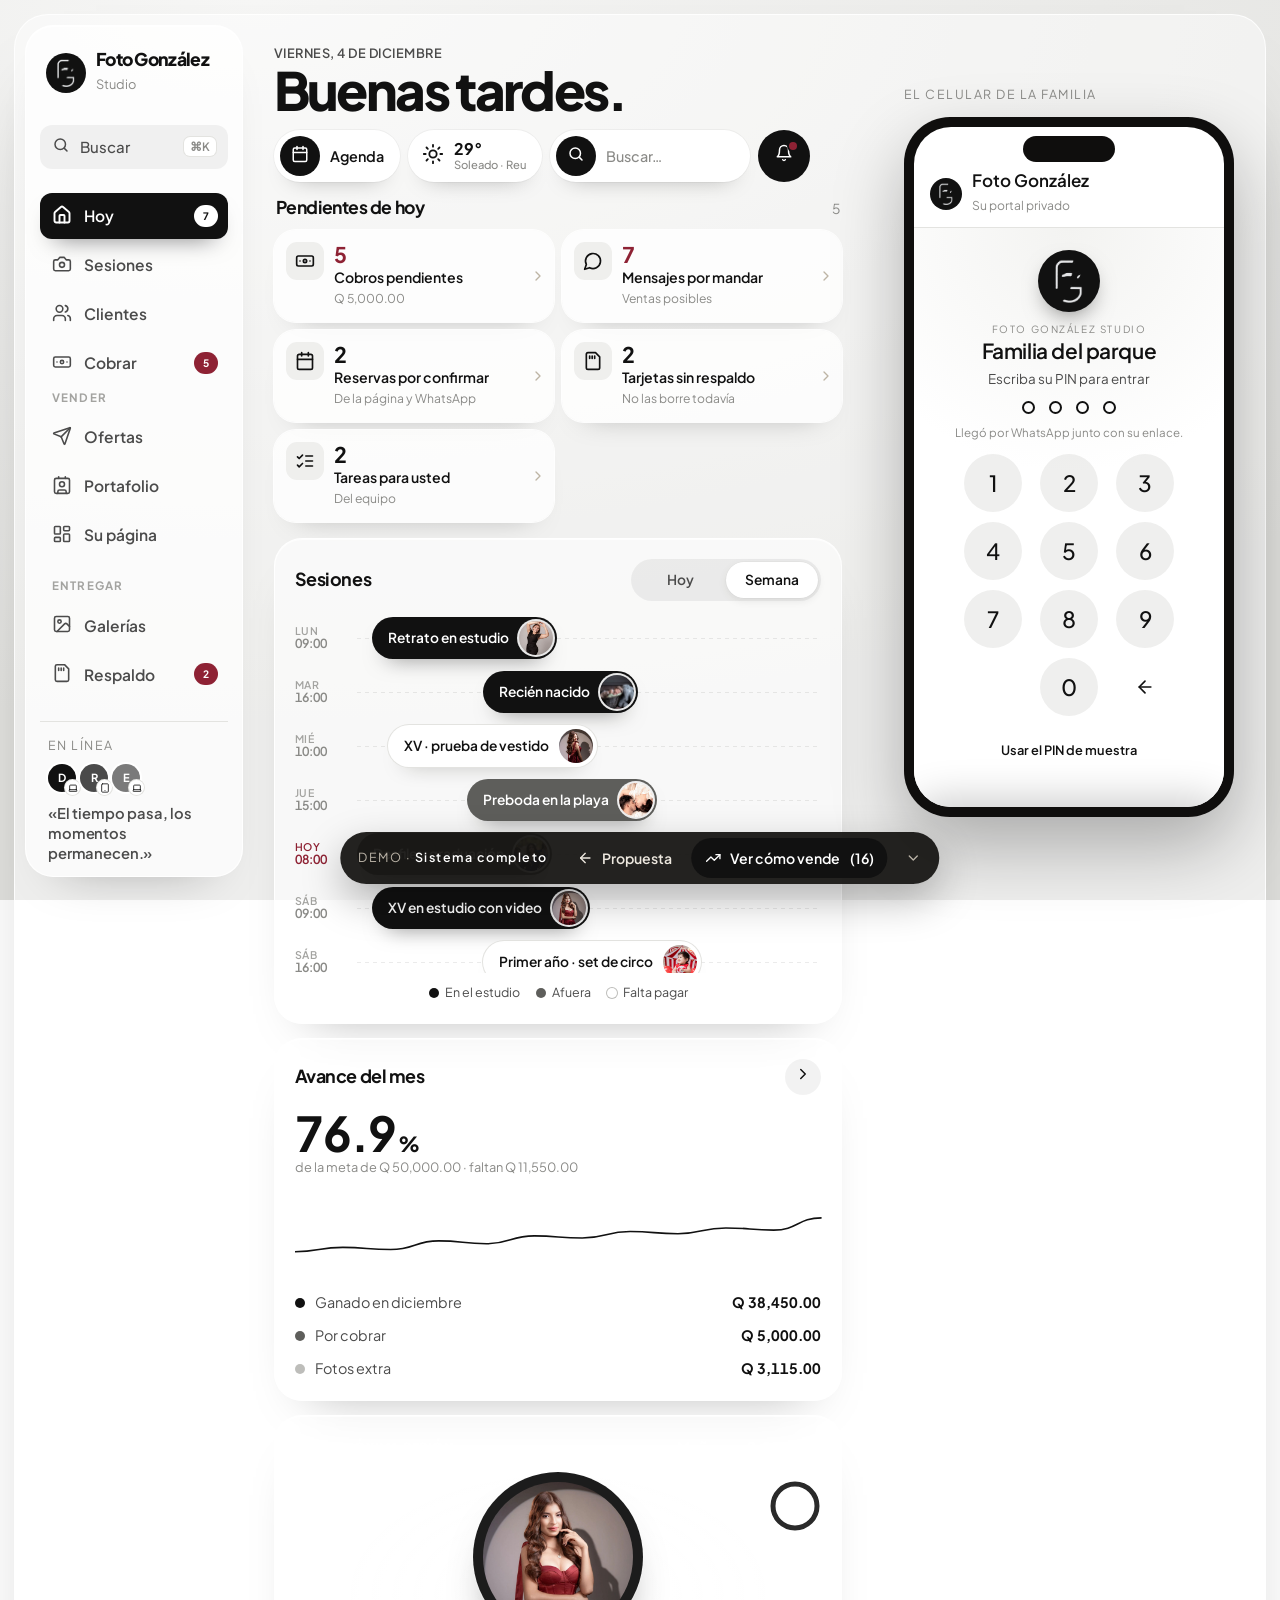
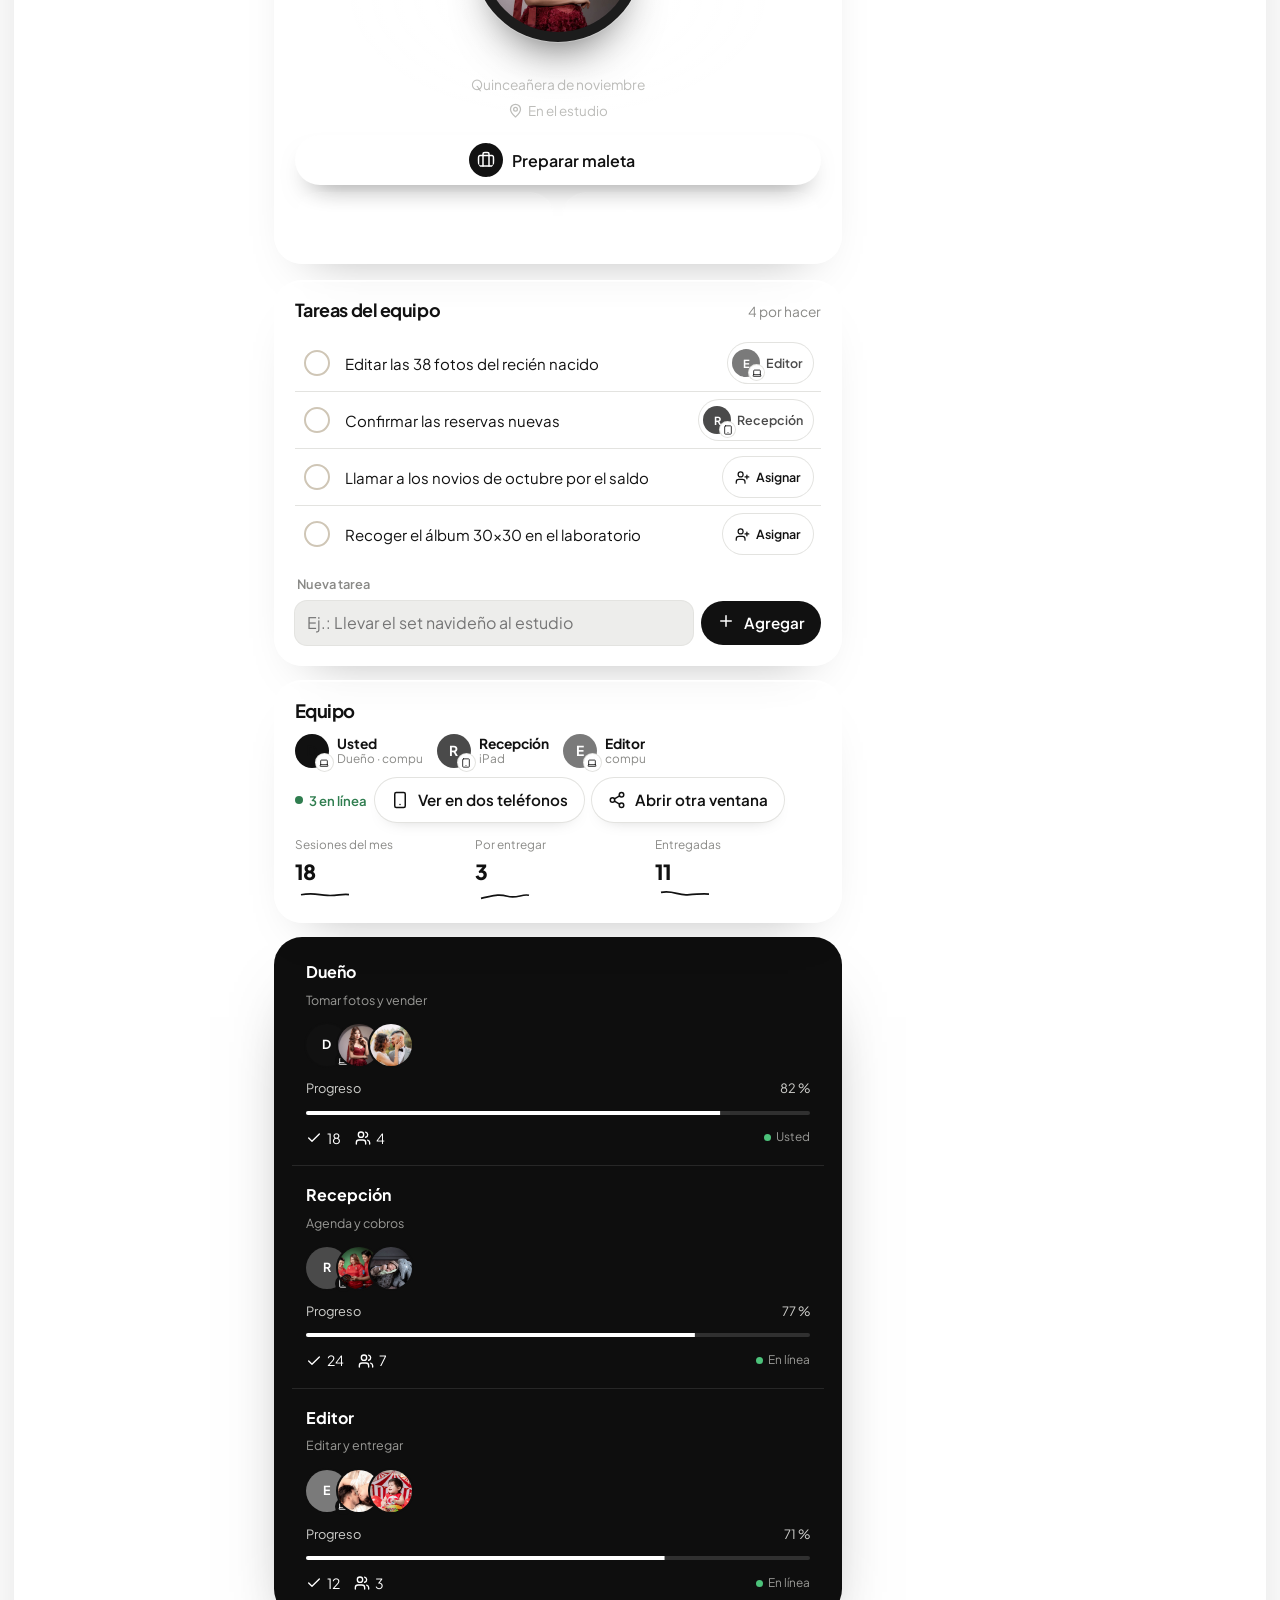
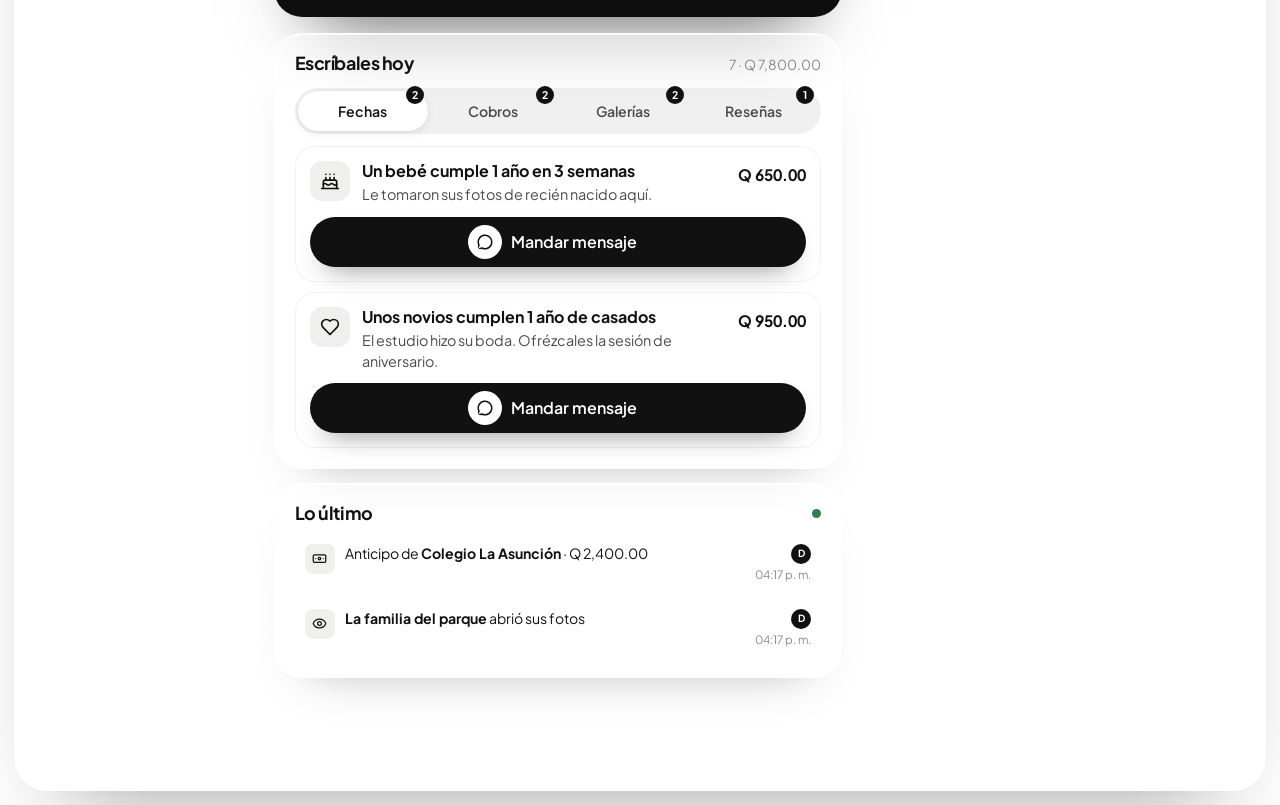
<file: demos/completo/index.html>
<!doctype html>
<html lang="es">
<head>
<meta charset="utf-8">
<meta name="viewport" content="width=device-width, initial-scale=1, viewport-fit=cover">
<meta name="robots" content="noindex">
<meta name="theme-color" content="#EDEDEB">
<meta name="apple-mobile-web-app-capable" content="yes">
<meta name="mobile-web-app-capable" content="yes">
<meta name="apple-mobile-web-app-status-bar-style" content="default">
<meta name="apple-mobile-web-app-title" content="Foto González">
<link rel="apple-touch-icon" href="../../img/logo-fg.png">
<title>Demo · Sistema completo · Foto González Studio</title>
<meta name="description" content="Demo del sistema completo para Foto González Studio: ventas del día, agenda con maleta y lista de tomas, clientes, galerías que venden, respaldo de tarjetas y portafolio para compartir.">
<link rel="icon" href="data:image/svg+xml,%3Csvg xmlns='http://www.w3.org/2000/svg' viewBox='0 0 24 24' fill='none' stroke='%23B23F29' stroke-width='2' stroke-linecap='round'%3E%3Ccircle cx='12' cy='12' r='10'/%3E%3Cpath d='m14.31 8 5.74 9.94M9.69 8h11.48M7.38 12l5.74-9.94M9.69 16 3.95 6.06M14.31 16H2.83m13.79-4-5.74 9.94'/%3E%3C/svg%3E">
<link rel="preconnect" href="https://fonts.googleapis.com">
<link rel="preconnect" href="https://fonts.gstatic.com" crossorigin>
<link rel="stylesheet" href="https://fonts.googleapis.com/css2?family=Lora:ital,wght@0,400..700;1,400..700&family=Work+Sans:ital,wght@0,300..800;1,300..600&family=Plus+Jakarta+Sans:ital,wght@0,300..800;1,300..600&display=swap">
<link rel="stylesheet" href="../comun.css?v=20261113n">
<link rel="stylesheet" href="completo.css?v=20261125a">
<link rel="stylesheet" href="tablero.css?v=20261113a">
<link rel="stylesheet" href="../foto.css?v=20261113a">
<script src="../diseno.js?v=20261124a" data-css="claro.css?v=20261114a"></script>
<script src="letras.js?v=20261124a" data-letra-sistema></script>
</head>
<body>
<div class="barra-sup" id="barra-sup" aria-hidden="true"><b id="barra-sup-t">Hoy</b></div>
<button class="lupa" id="lupa" type="button" data-buscar aria-label="Buscar en todo el sistema"><span data-i="search"></span></button>

<div class="app">

  <!-- Menú: barra lateral en computadora, barra de abajo en el iPhone -->
  <aside class="lado" aria-label="Menú del panel">
    <a class="marca-est" href="#principal"><span class="logo"><img class="fg-mono" src="../../img/monograma-fg.png" alt=""></span><span><b>Foto González</b><small>Studio</small></span></a>
    <button class="lupa-lado" type="button" data-buscar><span data-i="search"></span><span>Buscar</span><kbd>⌘K</kbd></button>
    <nav class="vistas" role="tablist" aria-label="Secciones del panel" aria-orientation="vertical">
      <button role="tab" id="t-hoy" aria-controls="v-hoy" aria-selected="true" data-v="hoy"><span class="ti"><span data-i="home"></span><span class="cuenta" id="cuenta-op">7</span></span><span class="et">Hoy</span></button>
      <button role="tab" id="t-agenda" aria-controls="v-agenda" aria-selected="false" tabindex="-1" data-v="agenda"><span class="ti"><span data-i="camara"></span></span><span class="et">Sesiones</span></button>
      <button role="tab" id="t-clientes" aria-controls="v-clientes" aria-selected="false" tabindex="-1" data-v="clientes"><span class="ti"><span data-i="users"></span></span><span class="et">Clientes</span></button>
      <button role="tab" id="t-cobrar" aria-controls="v-cobrar" aria-selected="false" tabindex="-1" data-v="cobrar"><span class="ti"><span data-i="cash"></span><span class="cuenta" id="cuenta-cob">4</span></span><span class="et">Cobrar</span></button>
      <button role="tab" id="t-mas" aria-controls="v-mas" aria-selected="false" tabindex="-1" data-v="mas" class="solo-cel"><span class="ti"><span data-i="mas"></span><span class="cuenta cero" id="cuenta-mas">0</span></span><span class="et">Más</span></button>
      <span class="grupo-nav en-mas" aria-hidden="true">Vender</span>
      <button role="tab" id="t-ofertas" aria-controls="v-ofertas" aria-selected="false" tabindex="-1" data-v="ofertas" class="en-mas"><span class="ti"><span data-i="send"></span></span><span class="et">Ofertas</span></button>
      <button role="tab" id="t-compartir" aria-controls="v-compartir" aria-selected="false" tabindex="-1" data-v="compartir" class="en-mas"><span class="ti"><span data-i="contacto"></span></span><span class="et">Portafolio</span></button>
      <button role="tab" id="t-pagina" aria-controls="v-pagina" aria-selected="false" tabindex="-1" data-v="pagina" class="en-mas"><span class="ti"><span data-i="layout"></span><span class="cuenta cero" id="cuenta-web">0</span></span><span class="et">Su página</span></button>
      <span class="grupo-nav en-mas" aria-hidden="true">Entregar</span>
      <button role="tab" id="t-fotos" aria-controls="v-fotos" aria-selected="false" tabindex="-1" data-v="fotos" class="en-mas"><span class="ti"><span data-i="images"></span></span><span class="et">Galerías</span></button>
      <button role="tab" id="t-respaldo" aria-controls="v-respaldo" aria-selected="false" tabindex="-1" data-v="respaldo" class="en-mas"><span class="ti"><span data-i="sd"></span><span class="cuenta" id="cuenta-resp">2</span></span><span class="et">Respaldo</span></button>
    </nav>
    <div class="lado-pie">
      <div class="equipo-lado" id="equipo-lado"></div>
      <p class="lema">«El tiempo pasa, los momentos permanecen.»</p>
    </div>
  </aside>

  <main class="principal" id="principal">

    <!-- HOY -->
    <section class="vista" id="v-hoy" role="tabpanel" aria-labelledby="t-hoy" data-titulo="Hoy">
      <header class="tb-cab">
        <div class="titulo-v"><p class="fecha" id="fecha"></p><h1 id="saludo">Buenos días.</h1></div>
        <div class="tb-herr">
          <button class="tb-pil" type="button" data-ir="agenda"><span class="tb-circ"><span data-i="calendar"></span></span><span>Agenda</span></button>
          <span class="tb-pil tb-clima" aria-label="Clima en Retalhuleu: 29 grados, soleado"><span data-i="sun"></span><span><b>29°</b><small>Soleado · Reu</small></span></span>
          <button class="tb-pil tb-busca" type="button" data-buscar><span class="tb-circ"><span data-i="search"></span></span><span>Buscar…</span></button>
          <button class="tb-circ tb-solo" type="button" id="tb-campana" aria-label="Ver lo último"><span data-i="bell"></span><i></i></button>
        </div>
      </header>
      <section class="pendientes" id="pendientes" aria-labelledby="h-pend"></section>
      <div class="tb-grid">
        <section class="bloque tb-linea" aria-labelledby="h-linea">
          <div class="bloque-cab"><h2 id="h-linea">Sesiones</h2>
            <div class="seg tb-rango" id="tb-rango" role="tablist" aria-label="Qué sesiones ver" style="--n:2;--i:1"><span class="pastilla" aria-hidden="true"></span><button type="button" role="tab" data-rango="hoy" aria-selected="false">Hoy</button><button type="button" role="tab" data-rango="semana" aria-selected="true">Semana</button></div></div>
          <div class="linea" id="linea"></div>
          <div class="linea-ley"><span><i class="neg"></i>En el estudio</span><span><i class="gri"></i>Afuera</span><span><i class="bla"></i>Falta pagar</span></div>
        </section>
        <section class="bloque tb-avance" data-palanca="vivo" aria-labelledby="h-av">
          <div class="bloque-cab"><h2 id="h-av">Avance del mes</h2><button type="button" class="tb-mini" data-ir="cobrar" aria-label="Ir a Cobrar"><span data-i="chev"></span></button></div>
          <p class="av-pct"><b id="av-pct">0</b><span>%</span></p>
          <small class="av-meta" id="av-meta">de la meta del mes</small>
          <svg class="av-graf" viewBox="0 0 200 70" preserveAspectRatio="none" aria-hidden="true"><path id="av-path" d=""/></svg>
          <ul class="av-filas">
            <li><i class="neg"></i><span id="k-mes-lbl">Ganado</span><b id="k-ing"></b></li>
            <li><i class="gri"></i><span>Por cobrar</span><b id="k-cobrar"></b></li>
            <li><i class="cla"></i><span>Fotos extra</span><b id="k-extra"></b></li>
          </ul>
        </section>
        <section class="bloque prox-ses" id="prox-ses" data-palanca="maleta" aria-label="Su próxima sesión"></section>
      </div>
      <div class="tb-fila2">
        <section class="bloque" id="tareas-b" aria-labelledby="h-tar">
          <div class="bloque-cab"><h2 id="h-tar">Tareas del equipo</h2><span class="tenue chico" id="tar-n"></span></div>
          <ul class="tareas" id="tareas"></ul>
          <form class="tar-nueva" id="tar-form" autocomplete="off">
            <label for="tar-in">Nueva tarea</label>
            <div><input id="tar-in" type="text" maxlength="80" placeholder="Ej.: Llevar el set navideño al estudio" enterkeyhint="done"><button class="bt bt-2 bt-chico" type="submit"><span class="bt-in"><span data-i="plus"></span><span>Agregar</span></span></button></div>
          </form>
        </section>
        <section class="tb-equipo" aria-labelledby="h-eq">
          <div class="bloque tb-eq-cab">
            <h2 id="h-eq">Equipo</h2>
            <div class="equipo-vivo" id="equipo-vivo" aria-live="polite"></div>
            <div class="tb-eq-stats" id="tb-eq-stats"></div>
          </div>
          <div class="tb-eq-negro" id="tb-eq-negro"></div>
        </section>
      </div>
      <div class="hoy-grid">
        <section class="bloque" data-palanca="ventas" aria-labelledby="h-ventas">
          <div class="bloque-cab"><h2 id="h-ventas">Escríbales hoy</h2><span class="tenue chico" id="op-total"></span></div>
          <div class="seg motivos" id="motivos" role="tablist" aria-label="Motivo del mensaje"></div>
          <ul class="oportunidades" id="oport" aria-live="polite"></ul>
          <p class="op-vacio" id="op-vacio" hidden></p>
        </section>
        <section class="bloque" id="ultimo-b" aria-labelledby="h-act">
          <div class="bloque-cab"><h2 id="h-act">Lo último</h2><span class="punto-vivo" aria-hidden="true"></span></div>
          <ul class="feed" id="feed" aria-live="polite"></ul>
        </section>
      </div>
    </section>

    <!-- AGENDA -->
    <section class="vista" id="v-agenda" role="tabpanel" aria-labelledby="t-agenda" data-titulo="Sesiones" hidden>
      <header class="titulo-v"><p class="fecha" id="ag-mes"></p><h1>Sesiones</h1></header>
      <div class="subnav" data-subnav></div>
      <div class="semana-tira" id="semana-tira" role="group" aria-label="Días de esta semana"></div>
      <div class="ag-resumen" data-palanca="anticipo">
        <span><small>Sesiones</small><b id="ag-n">0</b></span>
        <span><small>Ya pagado</small><b id="ag-q">Q 0.00</b></span>
        <span><small>Falta pagar</small><b id="ag-p">0</b></span>
        <span><small>Tardes libres</small><b id="ag-l">0</b></span>
      </div>
      <div class="semana" id="semana"></div>
    </section>

    <!-- RESERVAS -->
    <section class="vista" id="v-reservas" role="tabpanel" aria-labelledby="t-agenda" data-titulo="Reservas" hidden>
      <header class="titulo-v"><p class="fecha">Sesiones</p><h1>Reservas</h1></header>
      <div class="subnav" data-subnav></div>
      <button class="bt bt-1 bt-full" type="button" id="res-nueva"><span class="bt-in"><span data-i="plus"></span><span>Nueva reserva</span></span></button>
      <section class="bloque" data-palanca="reservas" aria-labelledby="h-res">
        <div class="bloque-cab"><h2 id="h-res">Por responder</h2><span class="tenue chico" id="res-n"></span></div>
        <ul class="reservas" id="reservas"></ul>
      </section>
      <section class="bloque" aria-labelledby="h-rec">
        <div class="bloque-cab"><h2 id="h-rec">Recordatorios automáticos</h2></div>
        <div class="grupo-ios" id="rec-ajustes"></div>
        <h4 class="grupo-t">Próximos envíos</h4>
        <ul class="rec-lista" id="rec-lista"></ul>
      </section>
    </section>

    <!-- EN VIVO: la cámara conectada -->
    <section class="vista" id="v-envivo" role="tabpanel" aria-labelledby="t-agenda" data-titulo="En vivo" hidden>
      <header class="titulo-v"><p class="fecha">Sesiones</p><h1>Cámara en vivo</h1></header>
      <div class="subnav" data-subnav></div>
      <section class="bloque ev-cam" id="ev-cam" data-palanca="envivo" aria-live="polite"></section>
      <div class="ev-cifras" id="ev-cifras"></div>
      <div class="ev-bts" id="ev-bts"></div>
      <ul class="ev-grid" id="ev-grid" aria-live="polite"></ul>
    </section>

    <!-- CLIENTES -->
    <section class="vista" id="v-clientes" role="tabpanel" aria-labelledby="t-clientes" data-titulo="Clientes" hidden>
      <header class="titulo-v"><p class="fecha">418 clientes · 38 % vuelven</p><h1>Clientes</h1></header>
      <div class="cli-wrap">
        <div class="cli-col">
          <div class="buscar">
            <label for="cli-q">Buscar cliente</label>
            <div class="buscar-in"><span data-i="search"></span><input id="cli-q" type="search" autocomplete="off" enterkeyhint="search" placeholder="Nombre, lugar o sesión"></div>
          </div>
          <div class="filtros" id="cli-filtros" role="group" aria-label="Filtrar clientes"></div>
          <div class="cli-lista-caja">
            <ol class="lista-cli" id="lista-cli"></ol>
            <nav class="abc" id="abc" aria-label="Ir a la letra"></nav>
          </div>
          <p class="cli-vacio tenue" id="cli-vacio" hidden></p>
        </div>
        <div class="cli-ficha-col" id="ficha-desk">
          <article class="ficha" id="ficha" aria-labelledby="fc-n">
            <header class="fc-hero">
              <span class="foto fc-av" id="fc-av" role="img" aria-label="Foto de su última sesión"></span>
              <h3 id="fc-n"></h3>
              <p class="tenue" id="fc-sub"></p>
              <span class="tag" id="fc-tag"></span>
            </header>
            <div class="fc-acc" id="fc-acc"></div>
            <div class="fc-cifras" id="fc-cifras"></div>
            <div class="fc-prox" id="fc-prox" data-palanca="proxima"></div>
            <section class="fc-sec"><h4>Para la sesión</h4><div class="gustos" id="fc-gustos"></div></section>
            <section class="fc-sec"><h4>Sus fotos</h4><div class="carrete" id="fc-carrete"></div></section>
            <section class="fc-sec"><h4>Fechas importantes</h4><ul class="fc-fechas" id="fc-fechas"></ul></section>
            <section class="fc-sec"><h4>Notas</h4><p class="fc-nota" id="fc-nota"></p></section>
            <section class="fc-sec fc-ref" data-palanca="referidos"><div id="fc-ref-in"></div></section>
          </article>
        </div>
      </div>
    </section>

    <!-- COBRAR -->
    <section class="vista" id="v-cobrar" role="tabpanel" aria-labelledby="t-cobrar" data-titulo="Cobrar" hidden>
      <header class="titulo-v"><p class="fecha">Anticipos y saldos</p><h1>Cobrar</h1></header>
      <div class="cob-resumen">
        <div class="cifra grande"><small>Le deben</small><b id="cob-pend-q">Q 0.00</b></div>
        <div class="cifra verde"><small>Cobrado hoy</small><b id="cobrado-q">Q 0.00</b></div>
      </div>
      <section class="bloque" data-palanca="cobrar" aria-labelledby="h-cob">
        <div class="bloque-cab"><h2 id="h-cob">Pendientes</h2><span class="tenue chico" id="cob-n"></span></div>
        <ul class="cobrar" id="cobrar"></ul>
      </section>
      <section class="bloque" data-palanca="recibos" aria-labelledby="h-recibos">
        <div class="bloque-cab"><h2 id="h-recibos">Recibos</h2><span class="tenue chico" id="rec-n"></span></div>
        <div class="buscar rec-buscar">
          <label for="rec-q">Buscar recibo</label>
          <div class="buscar-in"><span data-i="search"></span><input id="rec-q" type="search" autocomplete="off" enterkeyhint="search" placeholder="Número, cliente o concepto"></div>
        </div>
        <div class="seg rec-seg" id="rec-seg" role="tablist" aria-label="Qué recibos ver" style="--n:3;--i:0"><span class="pastilla" aria-hidden="true"></span><button type="button" role="tab" data-rf="hoy" aria-selected="true">Hoy</button><button type="button" role="tab" data-rf="mes" aria-selected="false">Este mes</button><button type="button" role="tab" data-rf="todos" aria-selected="false">Todos</button></div>
        <ul class="recibos" id="recibos"></ul>
      </section>
      
    </section>

    <!-- FOTOS (galerías) -->
    <section class="vista" id="v-fotos" role="tabpanel" aria-labelledby="t-fotos" data-titulo="Galerías" hidden>
      <button class="atras-mas" type="button" data-ir="mas"><span data-i="back"></span>Más</button>
      <header class="titulo-v"><p class="fecha">Fotos de cada familia</p><h1>Galerías</h1></header>
      <div class="ag-resumen">
        <span><small>Abiertas</small><b id="gl-n">5</b></span>
        <span><small>Eligiendo ahora</small><b id="gl-viendo">1</b></span>
        <span><small>Extra vendido</small><b id="gl-extra">Q 0.00</b></span>
        <span><small>Por cobrar</small><b id="gl-saldo">Q 1,200.00</b></span>
      </div>
      <div class="gal-bts">
      <button class="bt bt-1" id="subir-fotos" type="button"><span class="bt-in"><span data-i="subir"></span><span>Subir fotos a una galería</span></span></button>
      <button class="bt bt-2 ver-cel" id="ver-cliente" type="button" aria-controls="cliente" aria-expanded="false"><span class="bt-in"><span data-i="eye"></span><span>Ver el celular de la familia</span></span></button>
      </div>
      <ul class="galerias" id="galerias"></ul>
    </section>

    <!-- MÁS (solo en el iPhone) -->
    <section class="vista" id="v-mas" role="tabpanel" aria-labelledby="t-mas" data-titulo="Más" hidden>
      <header class="titulo-v"><h1>Más</h1></header>
      <div class="mosaico" id="mosaico"></div>
    </section>

    <!-- OFERTAS -->
    <section class="vista" id="v-ofertas" role="tabpanel" aria-labelledby="t-ofertas" data-titulo="Ofertas" hidden>
      <button class="atras-mas" type="button" data-ir="mas"><span data-i="back"></span>Más</button>
      <header class="titulo-v"><h1>Ofertas</h1></header>
      <div class="ofe" id="ofe" data-palanca="campanas">
        <section class="bloque" id="ofe-ofr" aria-label="Qué les ofrece"></section>
        <section class="bloque" id="ofe-seg" aria-label="A quién"></section>
        <section class="bloque" id="ofe-prev" aria-label="Así les llega"></section>
        <section class="bloque ofe-env" aria-label="Mandar">
          <button class="bt bt-1 bt-full" id="cam-enviar" type="button"><span class="bt-in"><span data-i="wa"></span><span id="cam-enviar-txt">Mandar</span></span></button>
          <div class="cam-res" id="cam-res" hidden>
            <div class="res-fila"><span>Lo recibieron</span><div class="pista"><i id="r-env"></i></div><b id="n-env">0</b></div>
            <div class="res-fila"><span>Lo leyeron</span><div class="pista"><i id="r-lei"></i></div><b id="n-lei">0</b></div>
            <div class="res-fila"><span>Contestaron</span><div class="pista"><i id="r-res"></i></div><b id="n-res">0</b></div>
            <div class="res-fila"><span>Apartaron</span><div class="pista"><i id="r-apa"></i></div><b id="n-apa">0</b></div>
            <div class="res-total"><span>Ganado</span><b id="n-q">Q 0.00</b></div>
          </div>
        </section>
        <section class="bloque cam-pasada" id="ofe-hist" aria-label="Ofertas que ya mandó"></section>
      </div>
    </section>

    <!-- MI CONTACTO Y PORTAFOLIO -->
    <section class="vista" id="v-compartir" role="tabpanel" aria-labelledby="t-compartir" data-titulo="Contacto" hidden>
      <button class="atras-mas" type="button" data-ir="mas"><span data-i="back"></span>Más</button>
      <header class="titulo-v"><h1>Contacto y portafolio</h1></header>
      <div class="comp-grid">
        <div>
          <div class="tarjeta-neg" id="tarjeta-neg">
            <div class="tn-cab"><span class="tn-logo"><img class="fg-mono" src="../../img/monograma-fg.png" alt=""></span><div><b>Foto González Studio</b><small>Fotografía y video</small></div></div>
            <ul class="tn-datos">
              <li><span data-i="phone"></span>+502 5016 8853</li>
              <li><span data-i="mail"></span>premiumdesigngt@gmail.com</li>
              <li><span data-i="lugar"></span>Bella Aurora, zona 6, Retalhuleu</li>
              <li><span data-i="layout"></span>fotogonzalezstudio.com</li>
            </ul>
            <button class="tn-qr" id="tn-qr" type="button" aria-label="Mostrar el código QR en grande"></button>
          </div>
          <div class="comp-bts">
            <button class="bt bt-1" type="button" id="comp-compartir"><span class="bt-in"><span data-i="share"></span><span>Compartir mi contacto</span></span></button>
            <button class="bt bt-0" type="button" id="comp-guardar"><span class="bt-in"><span data-i="userplus"></span><span>Guardar en Contactos</span></span></button>
            <button class="bt bt-0" type="button" id="comp-qr"><span class="bt-in"><span data-i="qr"></span><span>Mostrar código QR</span></span></button>
          </div>
        </div>
        <section class="bloque" data-palanca="portafolio" aria-labelledby="h-porta">
          <div class="bloque-cab"><h2 id="h-porta">Mandar portafolio</h2><span class="tenue chico" id="porta-n">Toque los álbumes</span></div>
          <div class="albumes" id="albumes"></div>
          <button class="bt bt-1 bt-full" type="button" id="porta-mandar" disabled><span class="bt-in"><span data-i="send"></span><span>Elija uno o más álbumes</span></span></button>
        </section>
      </div>
    </section>

    <!-- TARJETAS Y RESPALDO -->
    <section class="vista" id="v-respaldo" role="tabpanel" aria-labelledby="t-respaldo" data-titulo="Respaldo" hidden>
      <button class="atras-mas" type="button" data-ir="mas"><span data-i="back"></span>Más</button>
      <header class="titulo-v"><h1>Tarjetas y respaldo</h1></header>
      <div class="resp-estado" id="resp-estado"></div>
      <ul class="tarjetas" id="tarjetas"></ul>
    </section>

    <!-- SU PÁGINA -->
    <section class="vista" id="v-pagina" role="tabpanel" aria-labelledby="t-pagina" data-titulo="Su página" hidden>
      <button class="atras-mas" type="button" data-ir="mas"><span data-i="back"></span>Más</button>
      <header class="titulo-v"><h1>Su página</h1></header>
      <div class="web">
        <div class="web-nav" aria-hidden="true"><i></i><i></i><i></i><span class="web-url"><span data-i="lock"></span>fotogonzalezstudio.com</span></div>
        <iframe id="web-frame" title="Página pública de Foto González Studio" loading="lazy" data-src="../pagina/?embed=1"></iframe>
      </div>
      <section class="bloque web-llega" aria-labelledby="h-llega">
        <div class="bloque-cab"><h2 id="h-llega">Lo que le llegó</h2></div>
        <ul class="llega" id="llega"><li class="vacio">Todavía nada. Aparte una fecha en la página.</li></ul>
      </section>
    </section>
  </main>

  <!-- El celular de la familia -->
  <aside class="cliente" id="cliente" aria-label="El celular de la familia">
    <div class="cliente-cab">
      <p class="mono">EL CELULAR DE LA FAMILIA</p>
      <button class="cerrar-cli" id="cerrar-cliente" type="button" aria-label="Cerrar"><span data-i="x"></span></button>
    </div>
    <div class="cel">
      <div class="pantalla">
        <div class="isla"></div>
        <div class="toast-cel" id="toast-cel" role="status" aria-live="polite"><span class="ic" data-i="check"></span><span id="toast-cel-txt"></span></div>
        <div class="cel-cab"><span class="logo-cel"><img class="fg-mono" src="../../img/monograma-fg.png" alt=""></span><div><b>Foto González</b><small id="cel-sub">Su portal privado</small></div></div>
        <div class="pt-zona">
        <div class="pt-pant pt-pin" id="pt-pin">
          <span class="pin-logo"><img class="fg-mono" src="../../img/monograma-fg.png" alt=""></span>
          <small class="pin-de">Foto González Studio</small>
          <h2 class="cel-t">Familia del parque</h2>
          <p class="pin-pide">Escriba su PIN para entrar</p>
          <div class="pin-puntos" id="pin-puntos" aria-live="polite"></div>
          <p class="pin-msj" id="pin-msj"></p>
          <div class="pin-teclas" id="pin-teclas"></div>
          <button type="button" class="pin-muestra" id="pin-muestra">Usar el PIN de muestra</button>
        </div>
        <div class="pt-pant pt-ini" id="pt-ini"></div>
        <div class="pt-pant pt-ses" id="pt-ses"></div>
        <div class="cel-scroll pt-pant" id="cel-scroll">
          <div class="fam-portada"><span class="foto f-familia" aria-hidden="true"></span><button type="button" class="pt-atras" data-pt="ini" aria-label="Volver a mis sesiones"><span data-i="back"></span></button>
            <div class="fpo-txt"><small>Foto González Studio</small><h2 class="cel-t">Su sesión familiar</h2><p>Parque central · 24 fotos</p></div></div>
          <div class="seg fam-seg" id="fam-seg" role="tablist" aria-label="Ver" style="--n:3;--i:0"><span class="pastilla" aria-hidden="true"></span>
            <button type="button" role="tab" data-fv="fotos" aria-selected="true">Fotos</button><button type="button" role="tab" data-fv="fav" aria-selected="false">Favoritas <em id="fav-n"></em></button><button type="button" role="tab" data-fv="pagos" aria-selected="false">Mis pagos</button></div>
          <div class="cel-galeria" id="cel-galeria" data-palanca="galeria">
            <div class="contador"><span>Elegidas <b id="c-cuenta">0</b> de 10</span><span id="c-extra"></span></div>
            <div class="barrita"><i id="c-barra"></i></div>
            <div class="galeria" id="galeria"></div>
          </div>
          <div class="fam-pagos" id="fam-pagos" hidden></div>
        </div>
        </div>
        <div class="visor" id="visor" role="dialog" aria-label="Foto en grande" inert>
          <div class="vs-cab"><button type="button" class="vs-x" id="vs-x" aria-label="Cerrar"><span data-i="x"></span></button><span id="vs-n">1 de 24</span><button type="button" class="vs-amo" id="vs-amo" aria-pressed="false" aria-label="Elegir esta foto"><span data-i="heart"></span></button></div>
          <div class="vs-foto" id="vs-foto"><span class="foto vs-capa" id="vs-a"></span><span class="vs-wm" id="vs-wm" aria-hidden="true">FOTO GONZÁLEZ</span>
            <button type="button" class="vs-flecha izq" id="vs-izq" aria-label="Foto anterior"><span data-i="back"></span></button><button type="button" class="vs-flecha der" id="vs-der" aria-label="Foto siguiente"><span data-i="chev"></span></button></div>
          <div class="vs-bts"><button type="button" class="btn btn-chico vs-imp" id="vs-imp"><span data-i="frame"></span>Pedirla impresa</button><button type="button" class="btn btn-chico btn-acento vs-desc" id="vs-desc"><span data-i="download"></span><span id="vs-desc-t">Descargar</span></button></div>
        </div>
        <div class="oferta" id="oferta" inert>
          <p class="of-t" id="of-t"></p>
          <div class="of-bts">
            <button class="btn btn-chico of-unas" id="of-unas" type="button"></button>
            <button class="btn btn-chico btn-acento of-toda" id="of-toda" type="button"></button>
          </div>
          <p class="of-nota" id="of-nota">Galería completa: las 24, en alta y sin marca de agua.</p>
        </div>
        <div class="hoja-imp" id="hoja-imp" inert role="dialog" aria-label="Pedir impresión">
          <div class="hi-cab"><span class="foto hi-foto" id="hi-foto"></span><div><b id="hi-t">Foto</b><small>Sale del laboratorio en 5 días</small></div></div>
          <div class="hi-prods" id="hi-prods"></div>
          <button class="btn btn-chico hi-cerrar" id="hi-cerrar" type="button">Ahora no</button>
        </div>
      </div>
    </div>
  </aside>
</div>

<!-- Hojas que suben desde abajo -->
<div class="velo" id="velo" hidden></div>
<div class="hoja" id="hoja-ses" role="dialog" aria-modal="true" aria-labelledby="ses-t" inert>
  <div class="hoja-panel"><div class="hoja-top"><span class="agarre" aria-hidden="true"></span><b class="hoja-t" id="hoja-ses-t">Sesión</b><button class="hoja-listo" type="button">Listo</button></div><div class="hoja-cuerpo" id="ses-cuerpo"></div></div>
</div>
<div class="hoja" id="hoja-cli" role="dialog" aria-modal="true" aria-labelledby="fc-n" inert>
  <div class="hoja-panel"><div class="hoja-top"><span class="agarre" aria-hidden="true"></span><b class="hoja-t">Cliente</b><button class="hoja-listo" type="button">Listo</button></div><div class="hoja-cuerpo" id="cli-cuerpo"></div></div>
</div>
<div class="hoja hoja-qr" id="hoja-qr" role="dialog" aria-modal="true" aria-labelledby="qr-t" inert>
  <div class="hoja-panel"><div class="hoja-top"><span class="agarre" aria-hidden="true"></span><b class="hoja-t" id="qr-t">Escanee con la cámara</b><button class="hoja-listo" type="button">Listo</button></div>
    <div class="hoja-cuerpo"><div class="qr-grande" id="qr-grande"></div><p class="qr-pie"><b>Foto González Studio</b><span>Abre la página con el portafolio y el WhatsApp del estudio.</span></p></div></div>
</div>
<div class="hoja" id="hoja-res" role="dialog" aria-modal="true" aria-labelledby="res-t" inert>
  <div class="hoja-panel"><div class="hoja-top"><span class="agarre" aria-hidden="true"></span><b class="hoja-t" id="res-t">Nueva reserva</b><button class="hoja-listo" type="button">Cerrar</button></div><div class="hoja-cuerpo" id="res-cuerpo"></div></div>
</div>
<div class="pantalla-fam" id="pantalla-fam" role="dialog" aria-modal="true" aria-label="Pantalla para la familia" hidden>
  <div class="pf-cab"><span class="pf-logo"><img class="fg-mono" src="../../img/monograma-fg.png" alt=""></span><div><b>Foto González Studio</b><small id="pf-ses"></small></div><button class="pf-salir" id="pf-salir" type="button">Salir</button></div>
  <div class="pf-foto"><span class="foto pf-a" id="pf-a"></span><span class="foto pf-b" id="pf-b"></span><span class="pf-vacio" id="pf-vacio">Las fotos aparecen aquí en cuanto se toman</span>
    <button class="pf-amo" id="pf-amo" type="button" aria-pressed="false"><span data-i="heart"></span><span>Me encanta</span></button>
    <div class="pf-qr" id="pf-qr" hidden><span id="pf-qr-svg"></span><small>Invitados: escaneen para ver las fotos</small></div></div>
  <div class="pf-tira" id="pf-tira"></div>
</div>
<div class="deshacer" id="deshacer" role="status" aria-live="polite"><span id="deshacer-t">Foto borrada</span><button type="button" id="deshacer-b">Deshacer</button></div>
<div class="hoja" id="hoja-pago" role="dialog" aria-modal="true" aria-labelledby="pago-t" inert>
  <div class="hoja-panel"><div class="hoja-top"><span class="agarre" aria-hidden="true"></span><b class="hoja-t" id="pago-t">Registrar pago</b><button class="hoja-listo" type="button">Cerrar</button></div><div class="hoja-cuerpo" id="pago-cuerpo"></div></div>
</div>
<div class="hoja hoja-recibo" id="hoja-recibo" role="dialog" aria-modal="true" aria-labelledby="recibo-t" inert>
  <div class="hoja-panel"><div class="hoja-top"><span class="agarre" aria-hidden="true"></span><b class="hoja-t" id="recibo-t">Recibo</b><button class="hoja-listo" type="button">Listo</button></div><div class="hoja-cuerpo" id="recibo-cuerpo"></div></div>
</div>
<div class="hoja hoja-sub" id="hoja-sub" role="dialog" aria-modal="true" aria-labelledby="sub-t" inert>
  <div class="hoja-panel"><div class="hoja-top"><span class="agarre" aria-hidden="true"></span><b class="hoja-t" id="sub-t">Subir fotos</b><button class="hoja-listo" type="button">Cerrar</button></div><div class="hoja-cuerpo" id="sub-cuerpo"></div></div>
</div>
<div class="hoja" id="hoja-enlace" role="dialog" aria-modal="true" aria-labelledby="enl-t" inert>
  <div class="hoja-panel"><div class="hoja-top"><span class="agarre" aria-hidden="true"></span><b class="hoja-t" id="enl-t">Enlace de la familia</b><button class="hoja-listo" type="button">Listo</button></div><div class="hoja-cuerpo" id="enl-cuerpo"></div></div>
</div>
<div class="hoja" id="hoja-ofr" role="dialog" aria-modal="true" aria-labelledby="ofr-t" inert>
  <div class="hoja-panel"><div class="hoja-top"><span class="agarre" aria-hidden="true"></span><b class="hoja-t" id="ofr-t">Nueva oferta</b><button class="hoja-listo" type="button">Cerrar</button></div><div class="hoja-cuerpo" id="ofr-cuerpo"></div></div>
</div>
<div class="busca" id="busca" role="dialog" aria-modal="true" aria-label="Buscar en todo el sistema" hidden>
  <div class="bu-panel">
    <div class="bu-cab"><label class="bu-campo" for="bu-q"><span class="sr">Buscar en todo el sistema</span><span data-i="search"></span><input id="bu-q" type="search" autocomplete="off" enterkeyhint="search" placeholder="Clientes, sesiones, recibos, galerías…"></label><button type="button" class="bu-cancel" id="bu-cancel">Cancelar</button></div>
    <div class="bu-cuerpo" id="bu-cuerpo"></div>
  </div>
</div>
<div class="dos-tel" id="dos-tel" role="dialog" aria-modal="true" aria-labelledby="dt-t" hidden>
  <div class="dt-cab"><div><b id="dt-t">Dos teléfonos, el mismo estudio</b><small>Toque algo en uno y véalo llegar al otro al instante.</small></div><button type="button" class="pf-salir" id="dt-x">Listo</button></div>
  <div class="dt-tels" id="dt-tels"></div>
</div>
<div id="imprimir" aria-hidden="true"></div>
<div class="wa" id="wa" role="dialog" aria-modal="true" aria-labelledby="wa-n" hidden>
  <div class="wa-panel">
    <div class="wa-top"><span class="agarre" aria-hidden="true"></span>
      <button type="button" class="wa-atras" id="wa-atras" aria-label="Volver"><span data-i="back"></span></button>
      <span class="wa-av" id="wa-av" aria-hidden="true"></span>
      <div class="wa-quien"><b id="wa-n">Cliente</b><small id="wa-est">en línea</small></div>
      <span class="wa-ics" aria-hidden="true"><span data-i="camara"></span><span data-i="phone"></span></span>
    </div>
    <div class="wa-chat" id="wa-chat" aria-live="polite"></div>
    <div class="wa-pie" aria-hidden="true"><span class="wa-mas"><span data-i="plus"></span></span><span class="wa-campo">Mensaje</span><span class="wa-mic"><span data-i="camara"></span></span></div>
  </div>
</div>
<div class="llamada" id="llamada" role="dialog" aria-modal="true" aria-label="Llamada" hidden>
  <span class="foto ll-av" id="ll-av"></span><b id="ll-n"></b><small id="ll-t">llamando…</small>
  <button class="ll-colgar" id="ll-colgar" type="button" aria-label="Colgar"><span data-i="phone"></span></button>
</div>

<script src="../comun.js?v=20261114a"></script>
<script src="completo.js?v=20261114a"></script>
<script src="../foto.js?v=20261113d" data-visor=".gal-portada, .pti-ses, .cr .foto, .ofe-card > .foto, .alb .foto" data-toma=".gal-portada, .cr .foto, .pti-ses" data-obturador="1"></script>
</body>
</html>
</file>
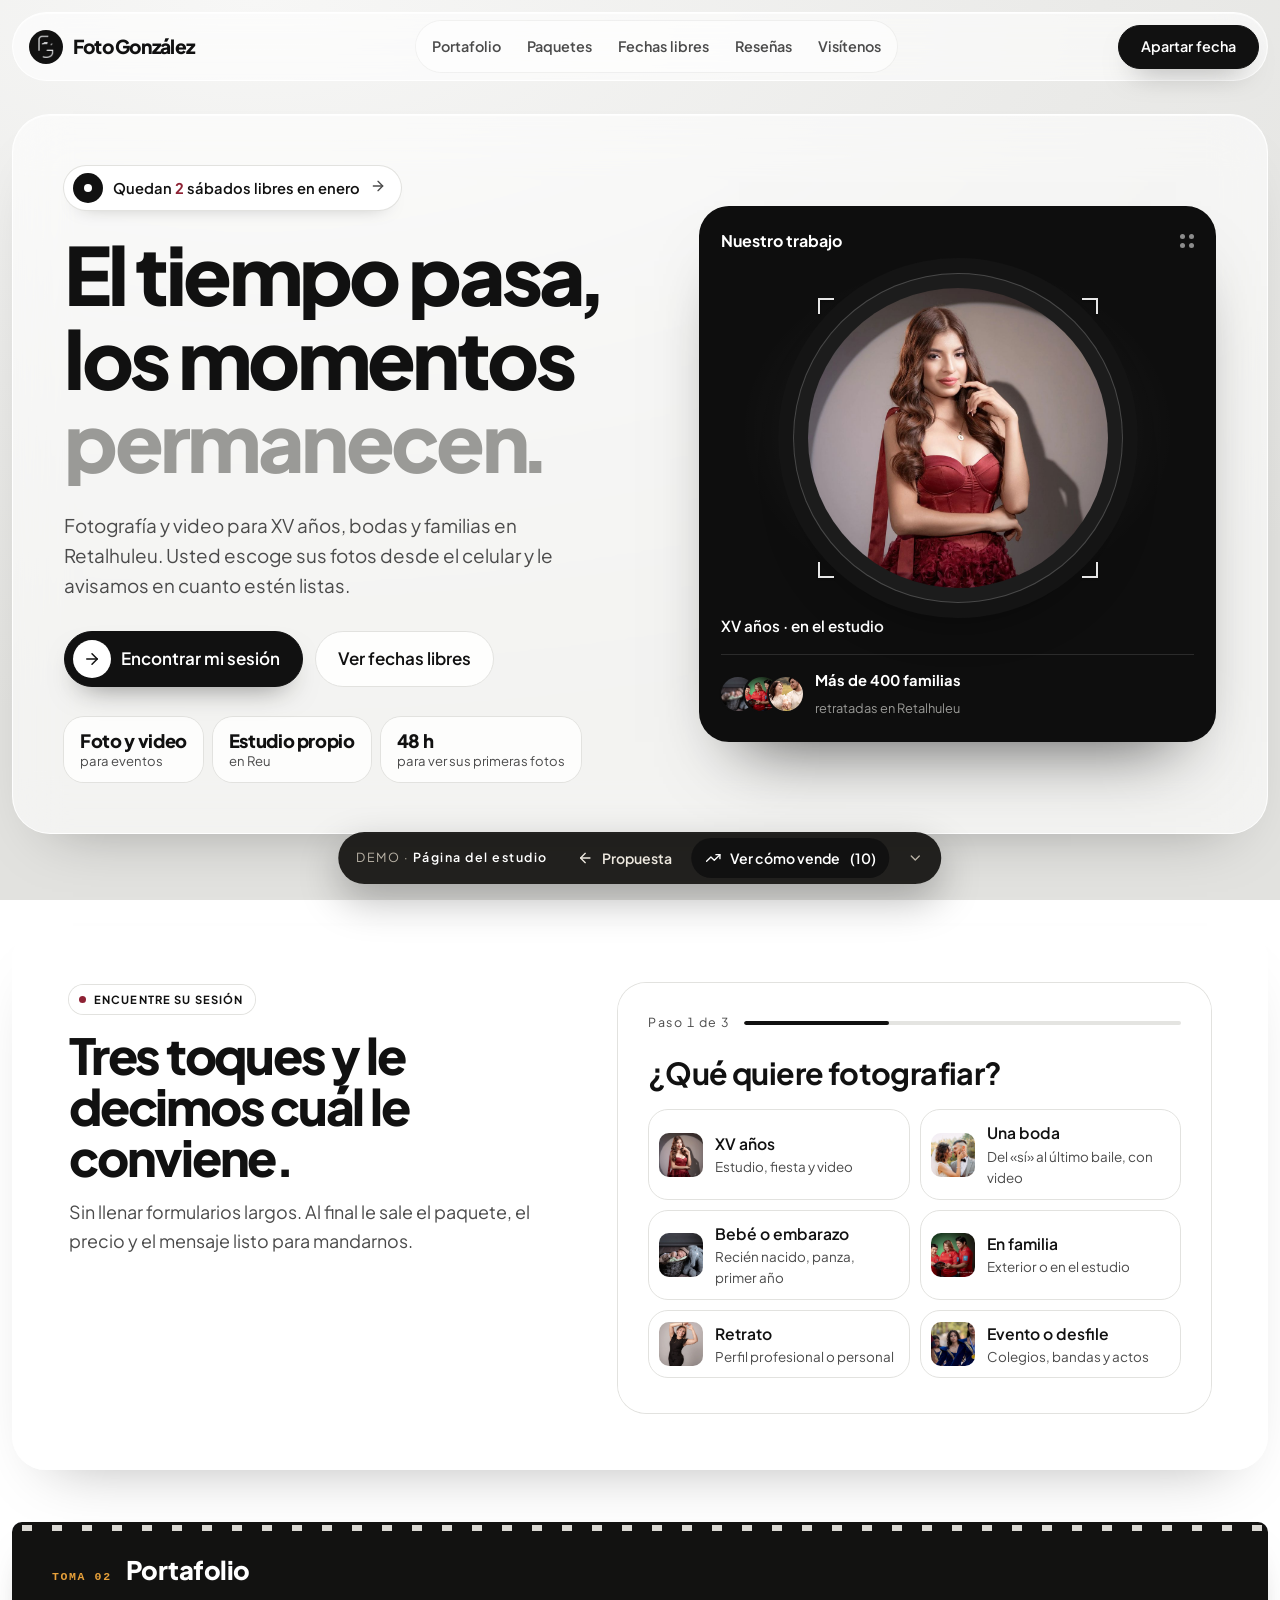
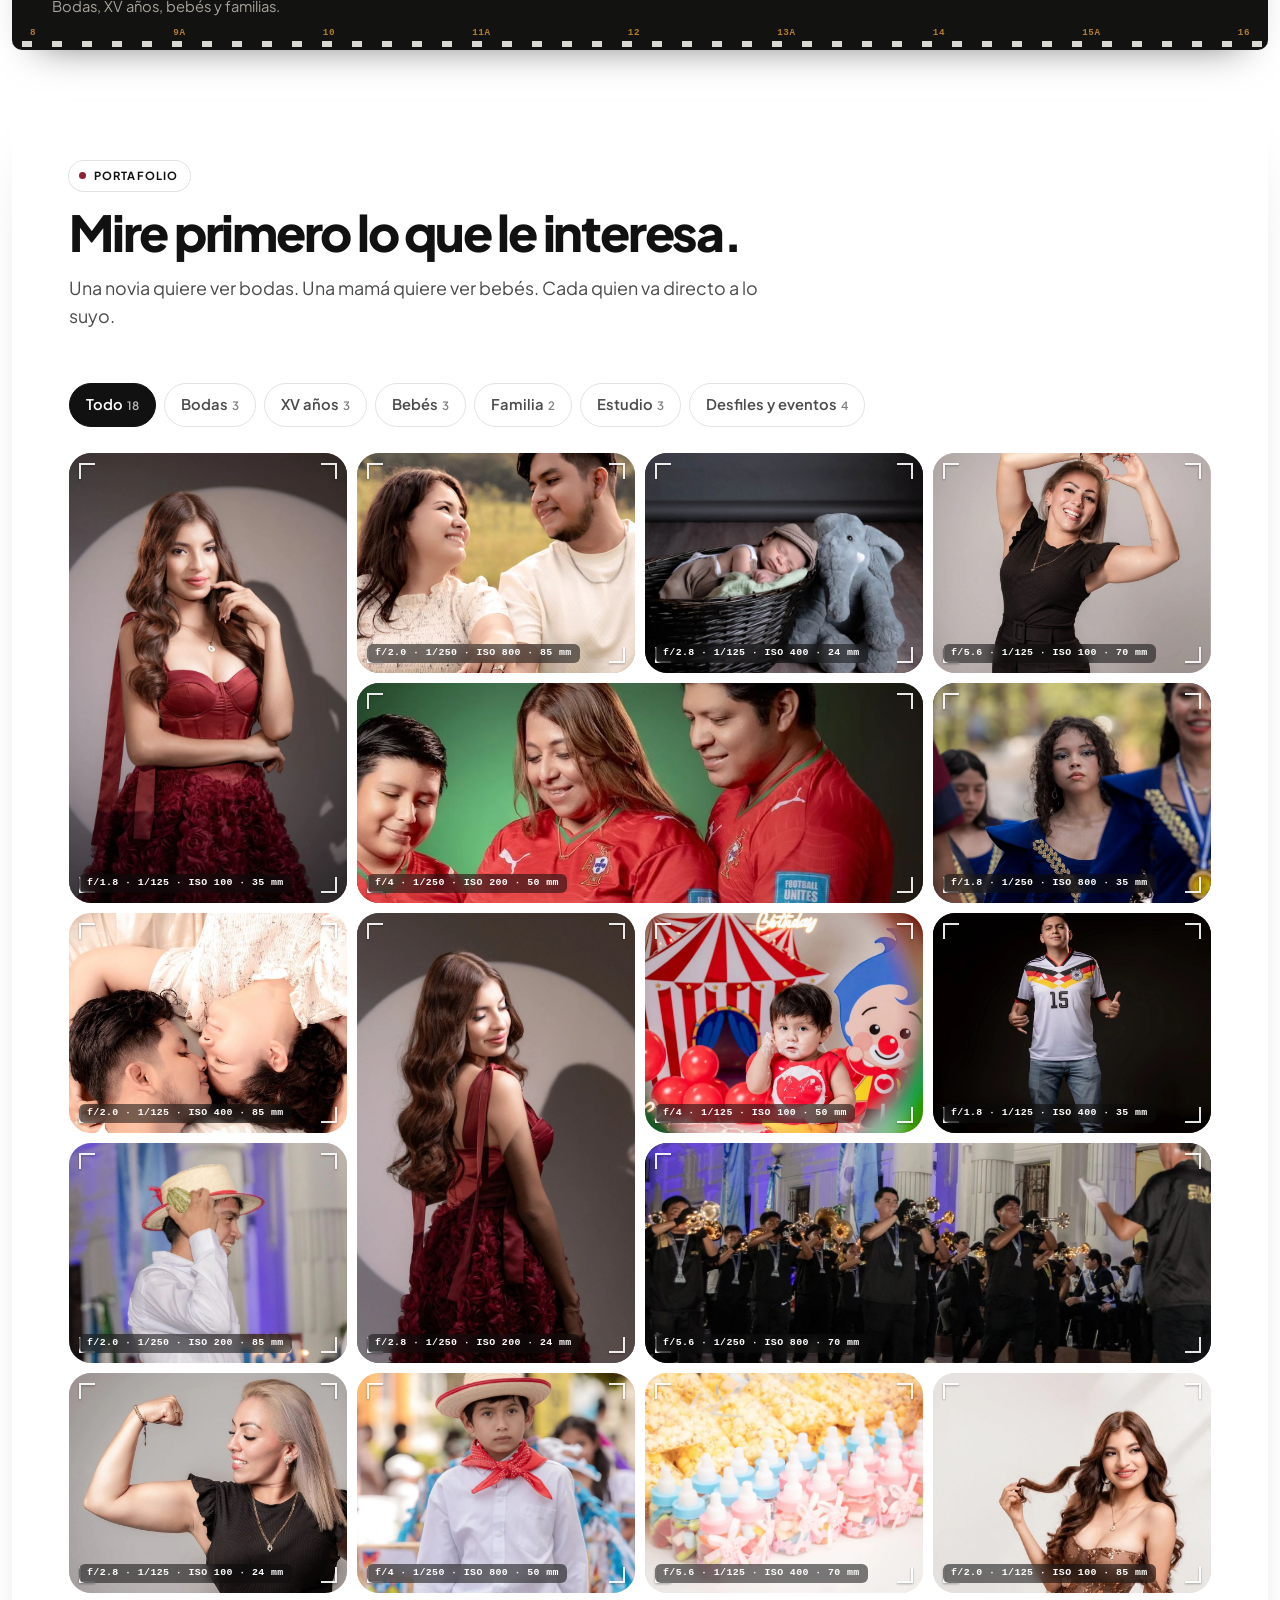
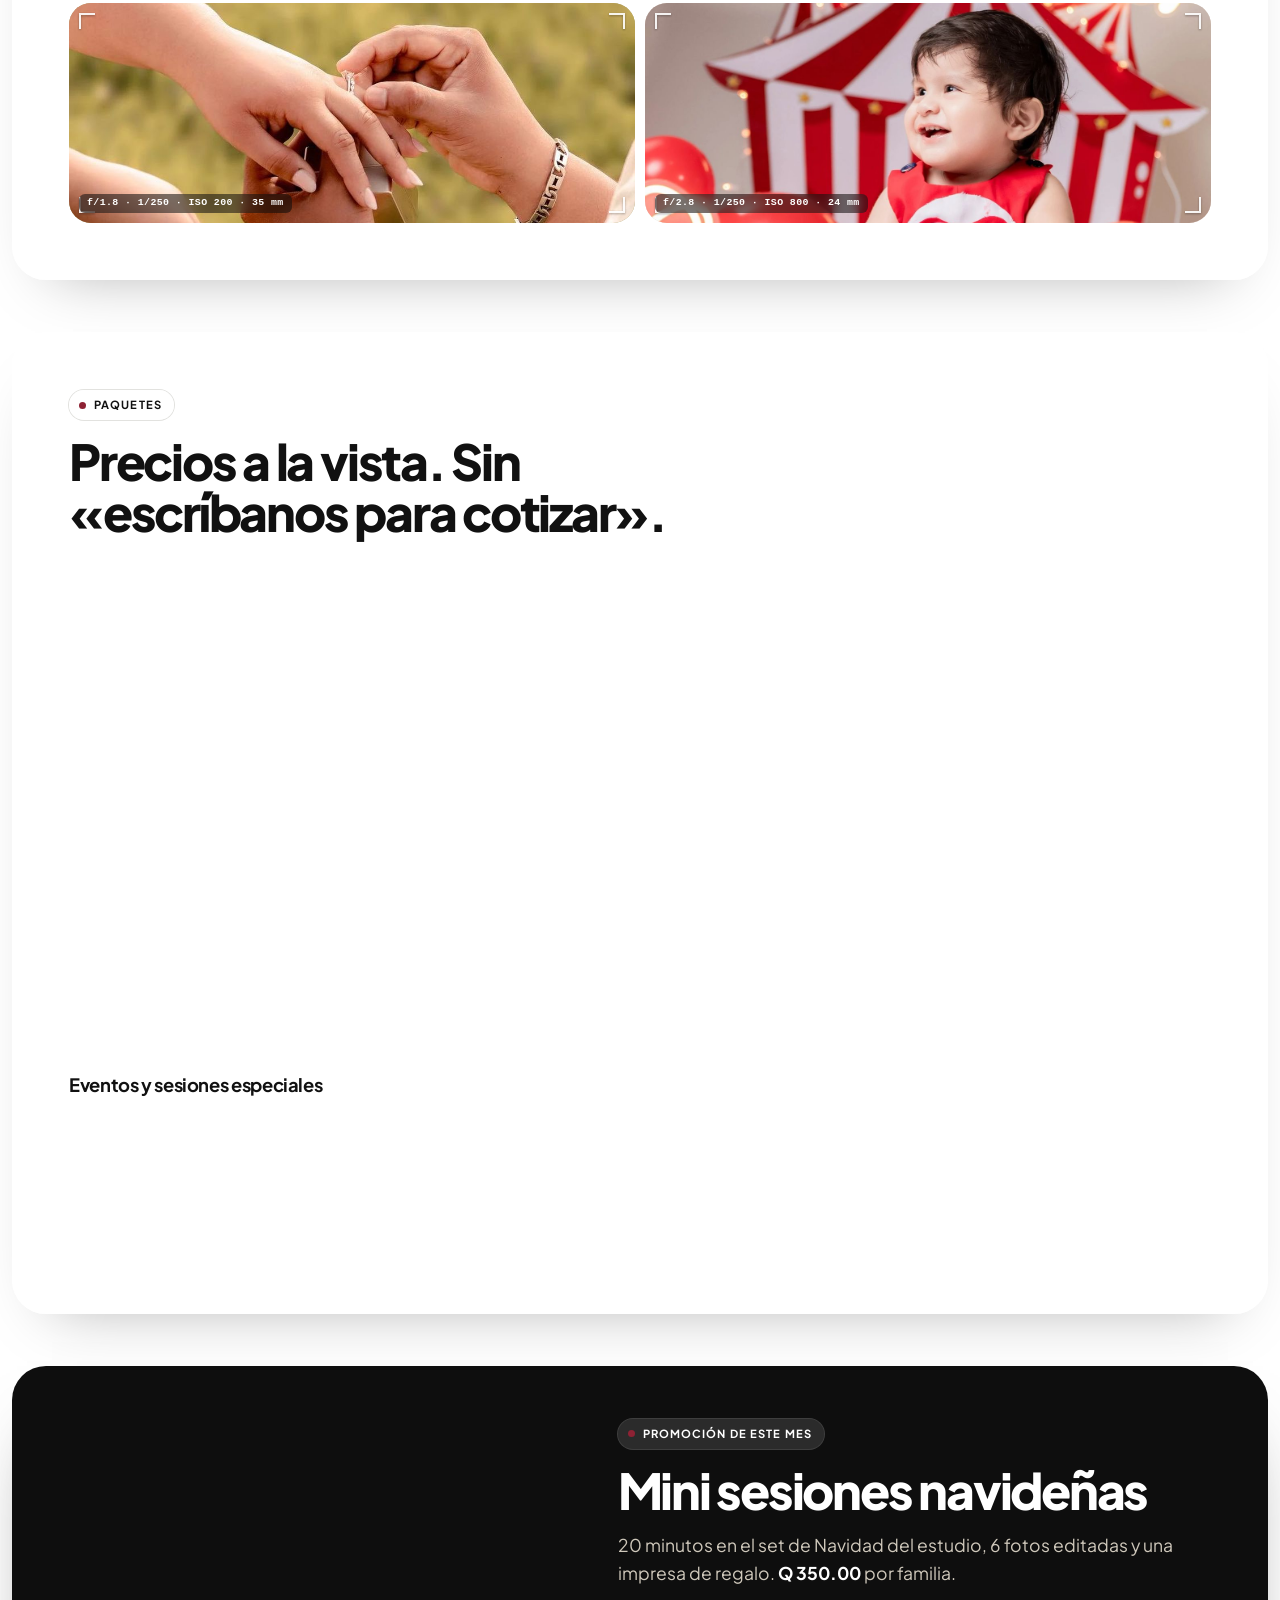
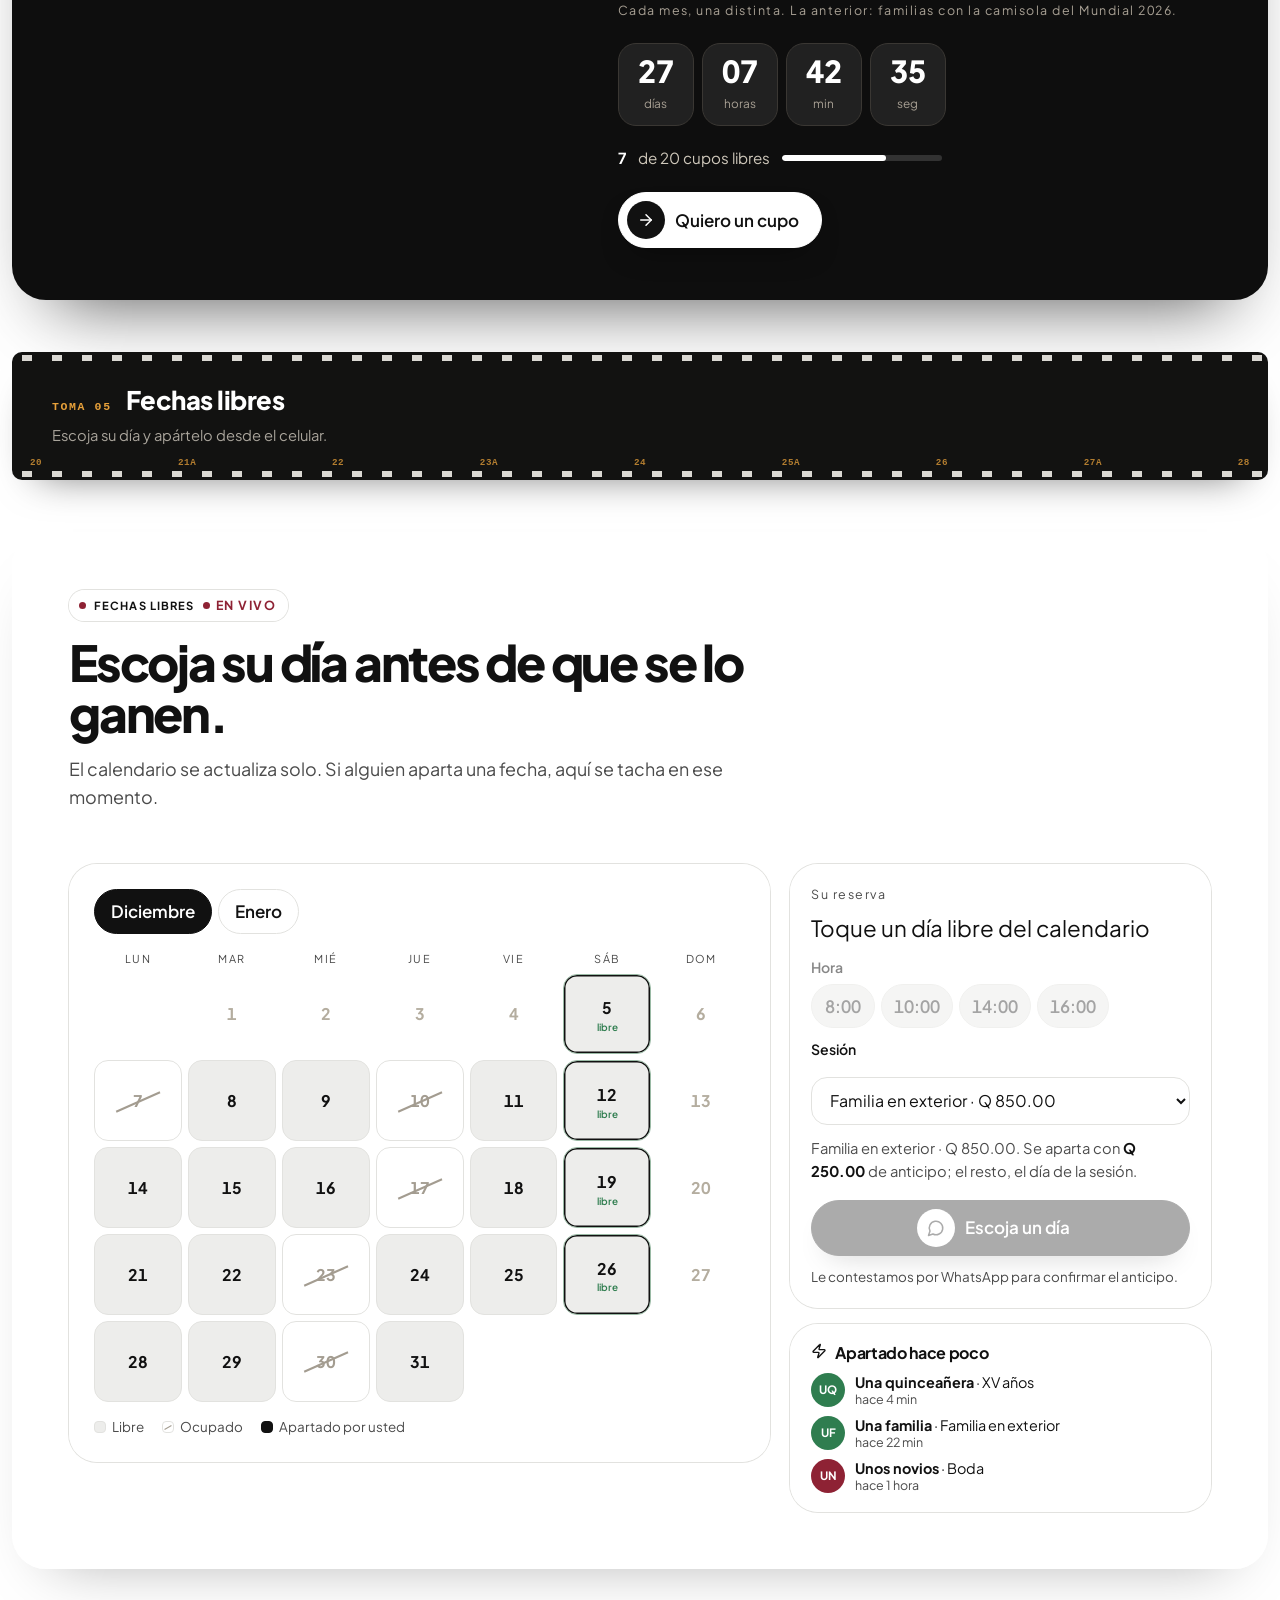
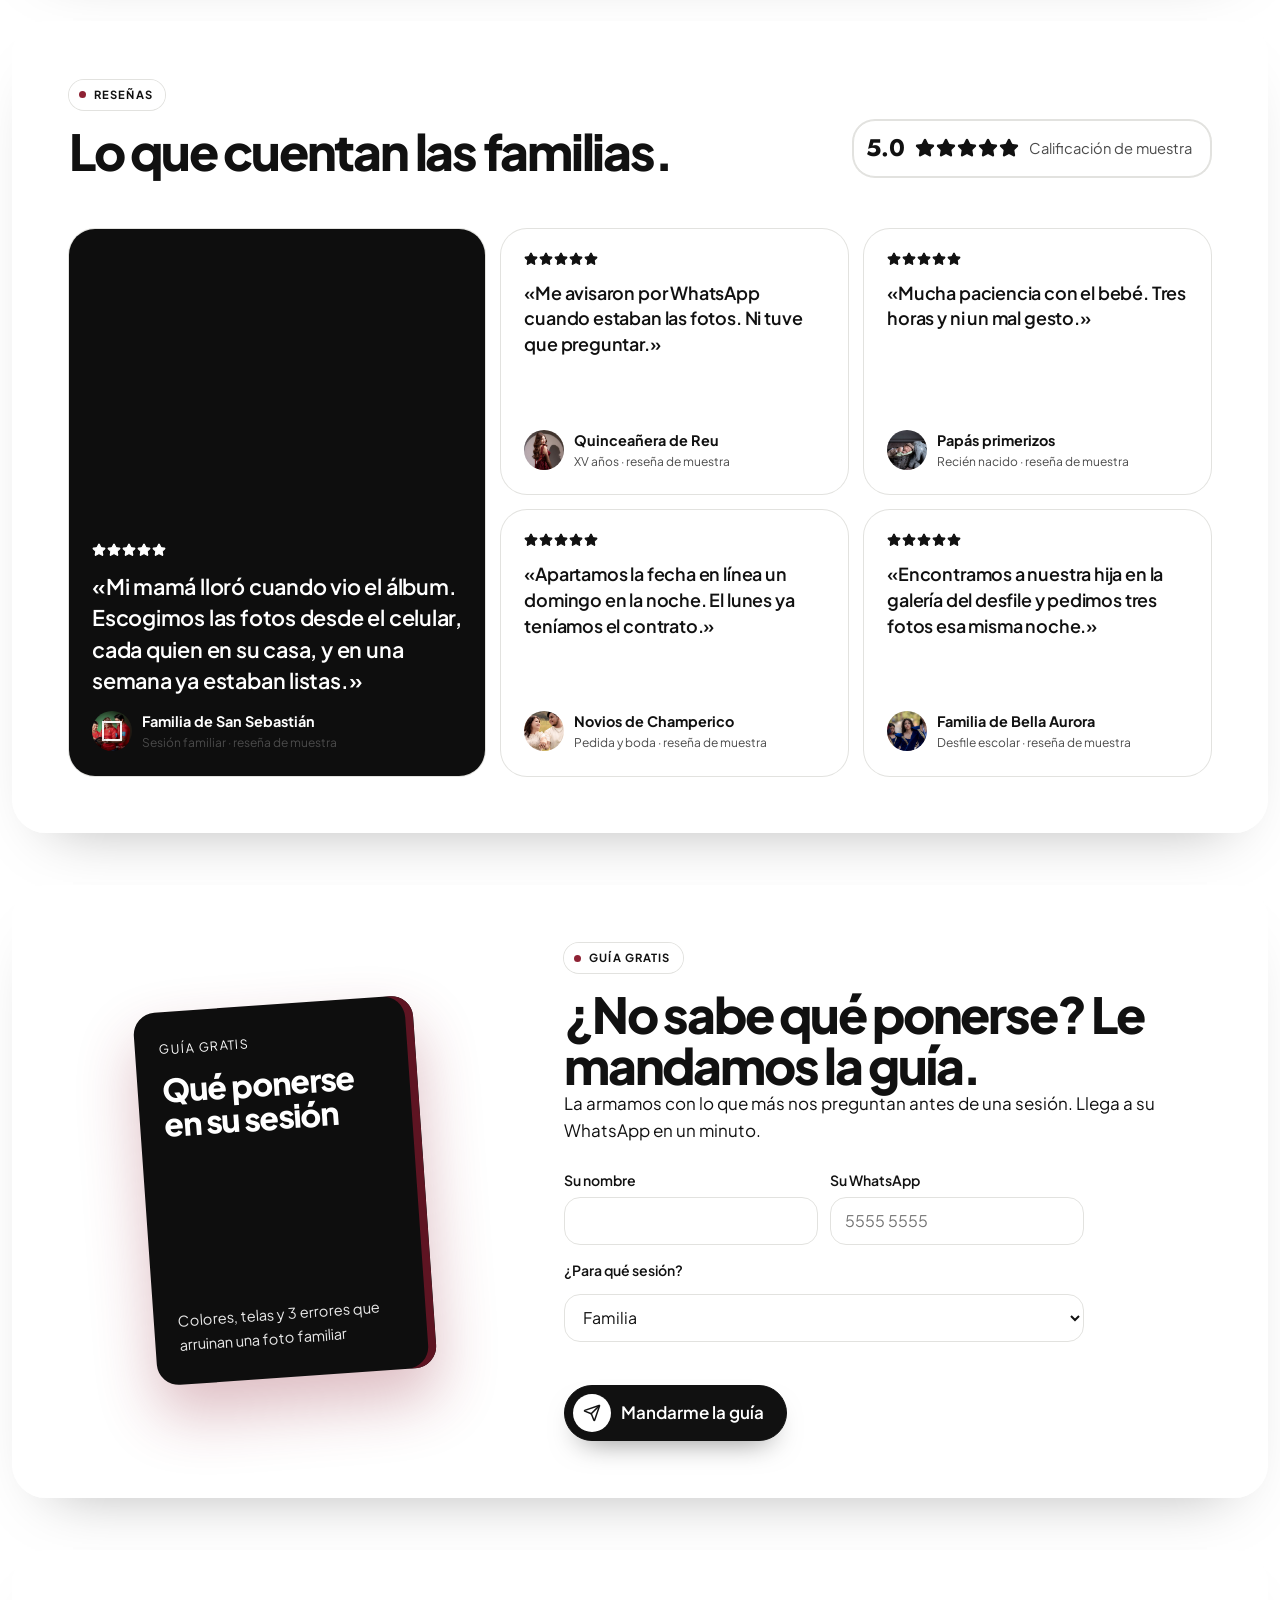
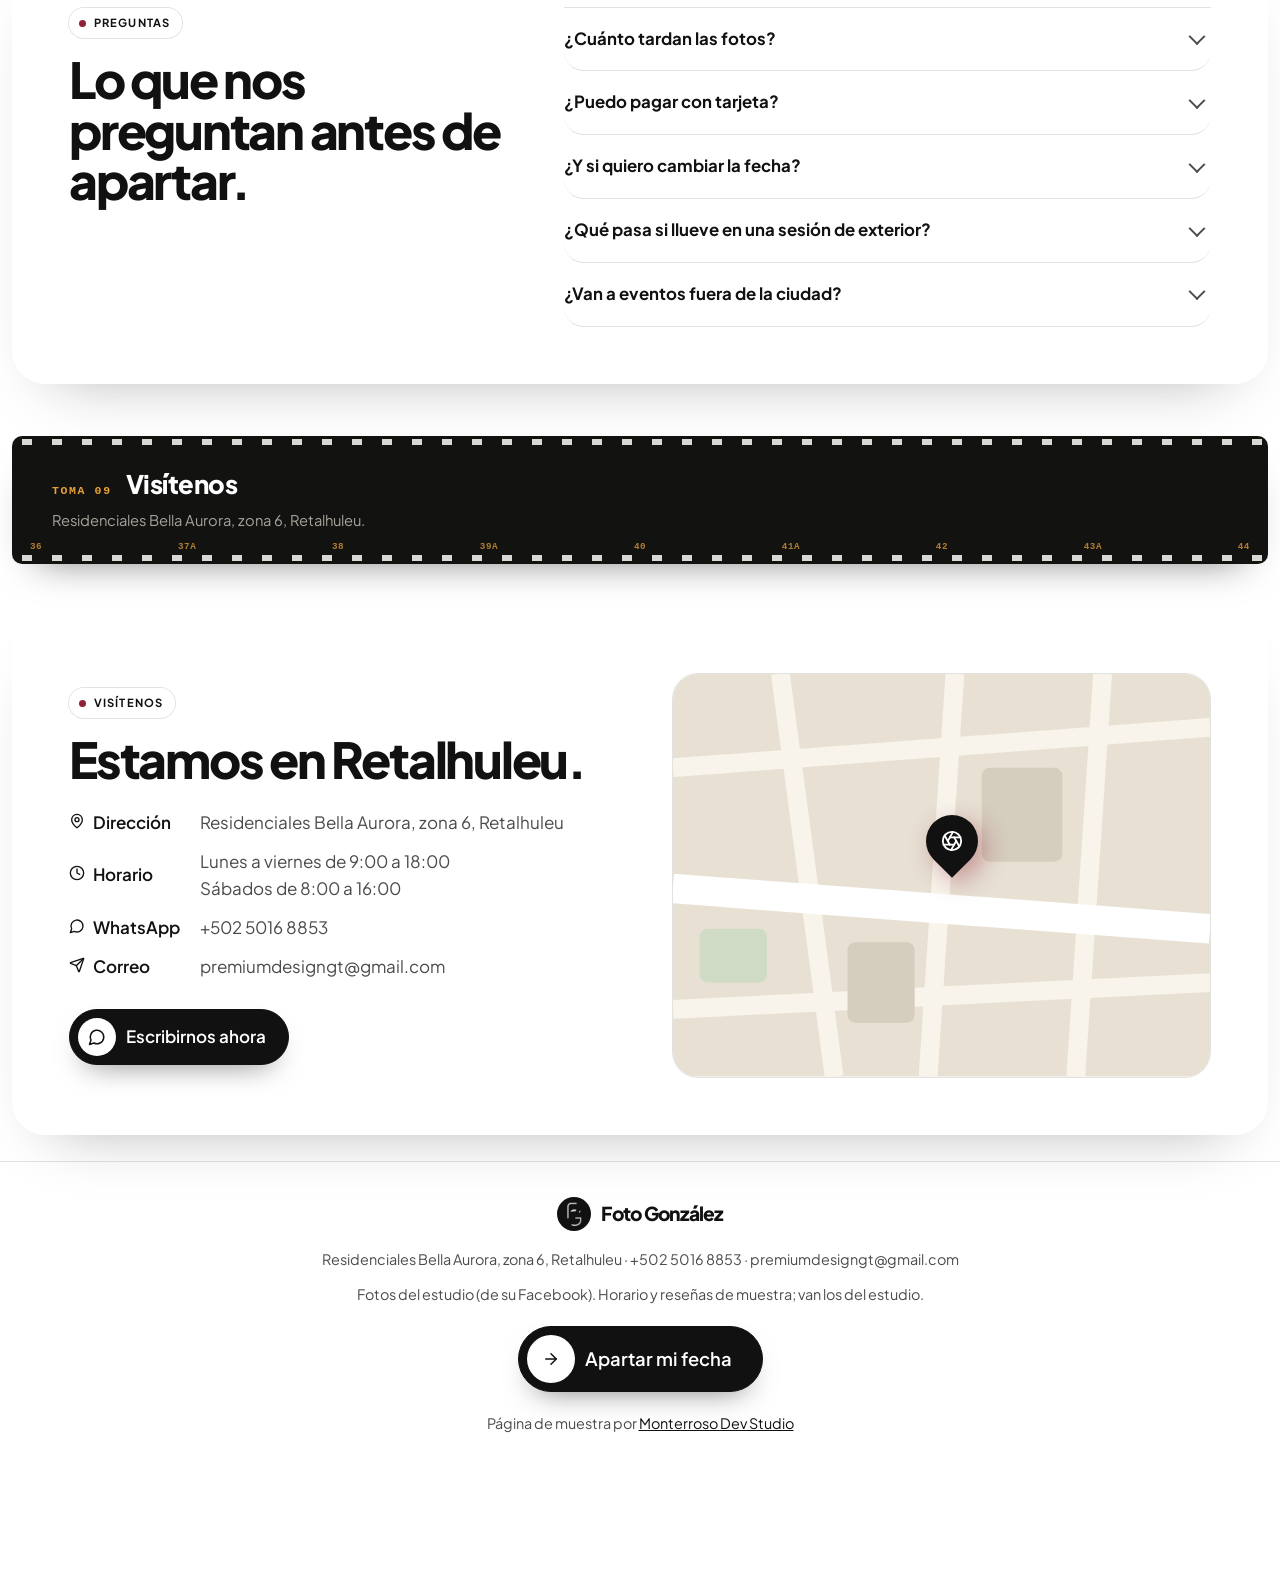
<file: demos/pagina/index.html>
<!doctype html>
<html lang="es">
<head>
<meta charset="utf-8">
<meta name="viewport" content="width=device-width, initial-scale=1, viewport-fit=cover">
<meta name="robots" content="noindex">
<meta name="theme-color" content="#F5F2EC">
<title>Foto González Studio · Fotografía y video para eventos en Retalhuleu</title>
<meta name="description" content="Demo de la página de Foto González Studio, Retalhuleu: portafolio, paquetes de foto y video, fechas libres en vivo y reservas por WhatsApp.">
<link rel="icon" href="data:image/svg+xml,%3Csvg xmlns='http://www.w3.org/2000/svg' viewBox='0 0 24 24' fill='none' stroke='%238E2234' stroke-width='2' stroke-linecap='round'%3E%3Ccircle cx='12' cy='12' r='10'/%3E%3Cpath d='m14.31 8 5.74 9.94M9.69 8h11.48M7.38 12l5.74-9.94M9.69 16 3.95 6.06M14.31 16H2.83m13.79-4-5.74 9.94'/%3E%3C/svg%3E">
<link rel="preconnect" href="https://fonts.googleapis.com">
<link rel="preconnect" href="https://fonts.gstatic.com" crossorigin>
<link rel="stylesheet" href="https://fonts.googleapis.com/css2?family=Bodoni+Moda:ital,opsz,wght@0,6..96,400..900;1,6..96,400..900&family=Jost:ital,wght@0,300..800;1,300..600&family=Plus+Jakarta+Sans:ital,wght@0,300..800;1,300..600&display=swap">
<link rel="stylesheet" href="../comun.css?v=20261113n">
<link rel="stylesheet" href="pagina.css?v=20261113n">
<link rel="stylesheet" href="../foto.css?v=20261113a">
<script src="../diseno.js?v=20261124a" data-css="claro.css?v=20261113k"></script>
</head>
<body class="claro">

<header class="barra" id="barra">
  <a class="logo" href="#inicio" aria-label="Foto González Studio, inicio"><span class="logo-ic"><img class="fg-mono" src="../../img/monograma-fg.png" alt=""></span><span>Foto <em>González</em></span></a>
  <nav id="menu" aria-label="Secciones">
    <a href="#portafolio">Portafolio</a>
    <a href="#paquetes">Paquetes</a>
    <a href="#fechas">Fechas libres</a>
    <a href="#resenas">Reseñas</a>
    <a href="#visitenos">Visítenos</a>
  </nav>
  <a class="btn btn-acento btn-chico btn-barra" href="#fechas">Apartar fecha</a>
  <button class="menu-btn" id="menu-btn" type="button" aria-label="Abrir el menú" aria-expanded="false" aria-controls="menu"><span data-i="menu"></span></button>
</header>

<main>
  <!-- Portada -->
  <section class="portada" id="inicio">
    <div class="envoltura portada-rej">
      <div class="portada-txt">
        <a class="chip-vivo" href="#fechas" id="chip-libres" data-palanca="urgencia">
          <i class="punto"></i><span id="chip-txt">Quedan <b id="libres-n">2</b> sábados libres en diciembre</span><span data-i="arrow"></span>
        </a>
        <h1 id="titulo">
          <span class="linea"><span>El tiempo pasa<span class="pt">,</span></span></span>
          <span class="linea"><span>los momentos</span></span>
          <span class="linea"><span><em>permanecen<span class="pt">.</span></em></span></span>
        </h1>
        <p class="bajada">Fotografía y video para XV años, bodas y familias en Retalhuleu. Usted escoge sus fotos desde el celular y le avisamos en cuanto estén listas.</p>
        <div class="acciones">
          <a class="btn btn-acento" href="#quiz"><span data-i="arrow"></span>Encontrar mi sesión</a>
          <a class="btn" href="#fechas">Ver fechas libres</a>
        </div>
        <ul class="sellos" aria-label="Lo que ofrecemos">
          <li><b>Foto y video</b> para eventos</li>
          <li><b>Estudio propio</b> en Reu</li>
          <li><b>48 h</b> para ver sus primeras fotos</li>
        </ul>
      </div>
      <div class="portada-fotos" aria-hidden="true">
        <div class="pf-cab solo-claro"><span>Nuestro trabajo</span><span class="pf-pts"><i></i><i></i><i></i><i></i></span></div>
        <div class="foto f-xv grande" id="foto-portada"></div>
        <div class="foto f-bebe chica"></div>
        <p class="pie-foto mono">XV años · en el estudio</p>
        <div class="pf-pie solo-claro"><span class="pf-avs"><i class="foto f-bebe"></i><i class="foto f-familia"></i><i class="foto f-pedida"></i></span><span><b>Más de 400 familias</b><small>retratadas en Retalhuleu</small></span></div>
      </div>
    </div>
  </section>

  <!-- Cuestionario -->
  <section class="sec" id="quiz">
    <div class="envoltura quiz-rej">
      <header class="cab-sec">
        <p class="eyebrow mono">Encuentre su sesión</p>
        <h2>Tres toques y le decimos cuál le conviene.</h2>
        <p class="lead">Sin llenar formularios largos. Al final le sale el paquete, el precio y el mensaje listo para mandarnos.</p>
      </header>
      <div class="quiz" data-palanca="quiz" aria-live="polite">
        <div class="quiz-top">
          <span class="mono" id="quiz-paso">Paso 1 de 3</span>
          <div class="quiz-barra"><i id="quiz-barra"></i></div>
          <button class="quiz-atras" id="quiz-atras" type="button" hidden><span data-i="back"></span>Atrás</button>
        </div>
        <div class="quiz-cuerpo" id="quiz-cuerpo"></div>
      </div>
    </div>
  </section>

  <div class="negativo" data-toma-n="02" data-titulo="Portafolio" data-pregunta="Bodas, XV años, bebés y familias."></div>

  <!-- Portafolio -->
  <section class="sec fondo2" id="portafolio">
    <div class="envoltura">
      <header class="cab-sec">
        <p class="eyebrow mono">Portafolio</p>
        <h2>Mire primero lo que le interesa.</h2>
        <p class="lead">Una novia quiere ver bodas. Una mamá quiere ver bebés. Cada quien va directo a lo suyo.</p>
      </header>
      <div class="filtros" role="group" aria-label="Filtrar por categoría" id="filtros" data-palanca="portafolio"></div>
      <div class="porta" id="porta"></div>
    </div>
  </section>

  <!-- Paquetes -->
  <section class="sec" id="paquetes">
    <div class="envoltura">
      <header class="cab-sec">
        <p class="eyebrow mono">Paquetes</p>
        <h2>Precios a la vista. Sin «escríbanos para cotizar».</h2>
      </header>
      <div class="niveles" id="niveles" data-palanca="ancla"></div>
      <div class="eventos">
        <h3>Eventos y sesiones especiales</h3>
        <div class="eventos-lista" id="eventos"></div>
      </div>
    </div>
  </section>

  <!-- Promoción del mes -->
  <section class="promo" id="promo">
    <div class="envoltura promo-rej" data-palanca="promo">
      <div class="foto f-navidad promo-foto revelado" aria-hidden="true"></div>
      <div>
        <p class="eyebrow mono claro">Promoción de este mes</p>
        <h2>Mini sesiones navideñas</h2>
        <p class="promo-txt">20 minutos en el set de Navidad del estudio, 6 fotos editadas y una impresa de regalo. <b>Q 350.00</b> por familia.</p>
        <p class="promo-antes mono">Cada mes, una distinta. La anterior: familias con la camisola del Mundial 2026.</p>
        <div class="reloj" id="reloj" role="timer" aria-label="Tiempo para que termine la promoción">
          <div><b data-r="d">00</b><small>días</small></div>
          <div><b data-r="h">00</b><small>horas</small></div>
          <div><b data-r="m">00</b><small>min</small></div>
          <div><b data-r="s">00</b><small>seg</small></div>
        </div>
        <p class="cupos"><span id="cupos-n">7</span> de 20 cupos libres <span class="cupos-barra"><i id="cupos-barra"></i></span></p>
        <button class="btn btn-acento" type="button" id="promo-btn"><span data-i="arrow"></span>Quiero un cupo</button>
      </div>
    </div>
  </section>

  <div class="negativo" data-toma-n="05" data-titulo="Fechas libres" data-pregunta="Escoja su día y apártelo desde el celular."></div>

  <!-- Fechas libres -->
  <section class="sec" id="fechas">
    <div class="envoltura">
      <header class="cab-sec">
        <p class="eyebrow mono">Fechas libres <span class="vivo mono"><i></i>EN VIVO</span></p>
        <h2>Escoja su día antes de que se lo ganen.</h2>
        <p class="lead">El calendario se actualiza solo. Si alguien aparta una fecha, aquí se tacha en ese momento.</p>
      </header>
      <div class="agenda">
        <div class="cal-caja">
          <div class="cal-meses" role="tablist" aria-label="Mes" id="cal-meses"></div>
          <div class="cal-dias mono" aria-hidden="true"><span>lun</span><span>mar</span><span>mié</span><span>jue</span><span>vie</span><span>sáb</span><span>dom</span></div>
          <div class="cal" id="cal" role="grid" aria-label="Calendario de fechas"></div>
          <div class="cal-ley"><span><i class="l-libre"></i>Libre</span><span><i class="l-ocup"></i>Ocupado</span><span><i class="l-suyo"></i>Apartado por usted</span></div>
        </div>
        <div class="reserva">
          <div class="reserva-caja">
            <p class="mono tinta2">Su reserva</p>
            <p class="reserva-dia" id="res-dia">Toque un día libre del calendario</p>
            <fieldset class="horas" id="horas" disabled>
              <legend>Hora</legend>
              <div class="chips" id="horas-chips"></div>
            </fieldset>
            <label class="campo" for="res-paq">Sesión</label>
            <select id="res-paq" class="select"></select>
            <p class="anticipo-txt" id="res-anticipo"></p>
            <button class="btn btn-acento ancho" id="res-btn" type="button" disabled data-palanca="wa"><span data-i="chat"></span><span id="res-btn-txt">Escoja un día</span></button>
            <p class="nota">Le contestamos por WhatsApp para confirmar el anticipo.</p>
          </div>
          <div class="recientes" data-palanca="social">
            <h3><span data-i="zap"></span> Apartado hace poco</h3>
            <ul id="recientes" aria-live="polite"></ul>
          </div>
        </div>
      </div>
    </div>
  </section>

  <!-- Reseñas -->
  <section class="sec fondo2" id="resenas">
    <div class="envoltura">
      <header class="cab-sec resenas-cab" data-palanca="resenas">
        <div>
          <p class="eyebrow mono">Reseñas</p>
          <h2>Lo que cuentan las familias.</h2>
        </div>
        <div class="nota-google"><b>5.0</b><span class="estrellas grande" aria-hidden="true"></span><span>Calificación de muestra</span></div>
      </header>
      <div class="resenas" id="lista-resenas"></div>
    </div>
  </section>

  <!-- Imán de contactos -->
  <section class="sec" id="guia">
    <div class="envoltura guia" data-palanca="iman">
      <div class="guia-portada" aria-hidden="true">
        <div class="libro"><span class="mono">GUÍA GRATIS</span><b>Qué ponerse en su sesión</b><span>Colores, telas y 3 errores que arruinan una foto familiar</span></div>
      </div>
      <div>
        <p class="eyebrow mono">Guía gratis</p>
        <h2>¿No sabe qué ponerse? Le mandamos la guía.</h2>
        <p class="lead">La armamos con lo que más nos preguntan antes de una sesión. Llega a su WhatsApp en un minuto.</p>
        <form class="form-guia" id="form-guia" novalidate>
          <div class="fila-campos">
            <div><label class="campo" for="g-nombre">Su nombre</label><input id="g-nombre" name="nombre" class="input" autocomplete="given-name" required></div>
            <div><label class="campo" for="g-tel">Su WhatsApp</label><input id="g-tel" name="tel" class="input" type="tel" inputmode="tel" autocomplete="tel" placeholder="5555 5555" required></div>
          </div>
          <label class="campo" for="g-tipo">¿Para qué sesión?</label>
          <select id="g-tipo" name="tipo" class="select">
            <option>Familia</option><option>Bebé o embarazo</option><option>XV años</option><option>Boda</option><option>Evento o desfile</option>
          </select>
          <p class="error" id="g-error" role="alert"></p>
          <button class="btn btn-tinta" type="submit"><span data-i="send"></span>Mandarme la guía</button>
        </form>
        <div class="guia-ok" id="guia-ok" hidden tabindex="-1"></div>
      </div>
    </div>
  </section>

  <!-- Preguntas -->
  <section class="sec fondo2" id="preguntas">
    <div class="envoltura preguntas-rej">
      <header class="cab-sec">
        <p class="eyebrow mono">Preguntas</p>
        <h2>Lo que nos preguntan antes de apartar.</h2>
      </header>
      <div class="faq" id="faq"></div>
    </div>
  </section>

  <div class="negativo" data-toma-n="09" data-titulo="Visítenos" data-pregunta="Residenciales Bella Aurora, zona 6, Retalhuleu."></div>

  <!-- Visítenos -->
  <section class="sec" id="visitenos">
    <div class="envoltura visita">
      <div>
        <p class="eyebrow mono">Visítenos</p>
        <h2>Estamos en Retalhuleu.</h2>
        <dl class="datos">
          <dt><span data-i="pin"></span>Dirección</dt><dd>Residenciales Bella Aurora, zona 6, Retalhuleu</dd>
          <dt><span data-i="clock"></span>Horario</dt><dd>Lunes a viernes de 9:00 a 18:00<br>Sábados de 8:00 a 16:00</dd>
          <dt><span data-i="chat"></span>WhatsApp</dt><dd>+502 5016 8853</dd>
          <dt><span data-i="send"></span>Correo</dt><dd>premiumdesigngt@gmail.com</dd>
        </dl>
        <button class="btn btn-acento" type="button" id="visita-btn"><span data-i="chat"></span>Escribirnos ahora</button>
      </div>
      <div class="mapa" aria-label="Mapa de muestra" role="img">
        <svg viewBox="0 0 400 300" preserveAspectRatio="xMidYMid slice" aria-hidden="true">
          <rect width="400" height="300" fill="#E7E0D3"/>
          <path d="M0 70 L400 40 M0 160 L400 190 M0 250 L400 230 M80 0 L120 300 M210 0 L190 300 M320 0 L300 300" stroke="#F8F4EC" stroke-width="14"/>
          <path d="M0 160 L400 190" stroke="#fff" stroke-width="22"/>
          <rect x="230" y="70" width="60" height="70" rx="6" fill="#D5CDBE"/>
          <rect x="20" y="190" width="50" height="40" rx="6" fill="#CFDBC5"/>
          <rect x="130" y="200" width="50" height="60" rx="6" fill="#D5CDBE"/>
        </svg>
        <span class="mapa-pin"><span data-i="aperture"></span></span>
      </div>
    </div>
  </section>
</main>

<footer class="pie">
  <div class="envoltura pie-rej">
    <a class="logo" href="#inicio"><span class="logo-ic"><img class="fg-mono" src="../../img/monograma-fg.png" alt=""></span><span>Foto <em>González</em></span></a>
    <p>Residenciales Bella Aurora, zona 6, Retalhuleu · +502 5016 8853 · premiumdesigngt@gmail.com</p>
    <p>Fotos del estudio (de su Facebook). Horario y reseñas de muestra; van los del estudio.</p>
    <a class="btn btn-acento pie-cta" href="#fechas"><span data-i="arrow"></span>Apartar mi fecha</a>
    <p class="credito">Página de muestra por <a href="../../">Monterroso Dev Studio</a></p>
  </div>
</footer>

<button class="wa-flota" type="button" id="wa-flota" aria-label="Escribir por WhatsApp"><span data-i="chat"></span></button>

<!-- Visor del portafolio -->
<div class="visor-foto" id="visor" role="dialog" aria-modal="true" aria-label="Foto ampliada" hidden>
  <button class="v-cerrar" type="button" id="v-cerrar" aria-label="Cerrar"><span data-i="x"></span></button>
  <button class="v-nav v-prev" type="button" id="v-prev" aria-label="Foto anterior"><span data-i="back"></span></button>
  <figure>
    <div class="foto v-img" id="v-img"></div>
    <figcaption><span id="v-txt"></span><span class="mono" id="v-num"></span></figcaption>
  </figure>
  <button class="v-nav v-next" type="button" id="v-next" aria-label="Foto siguiente"><span data-i="arrow"></span></button>
</div>

<script src="../comun.js?v=20261114a"></script>
<script src="pagina.js?v=20261113m"></script>
<script src="../foto.js?v=20261113d" data-visor=".tile, .portada-fotos .grande, .promo-foto, .resena:first-child .foto" data-toma=".tile, .promo-foto" data-obturador="1"></script>
</body>
</html>
</file>
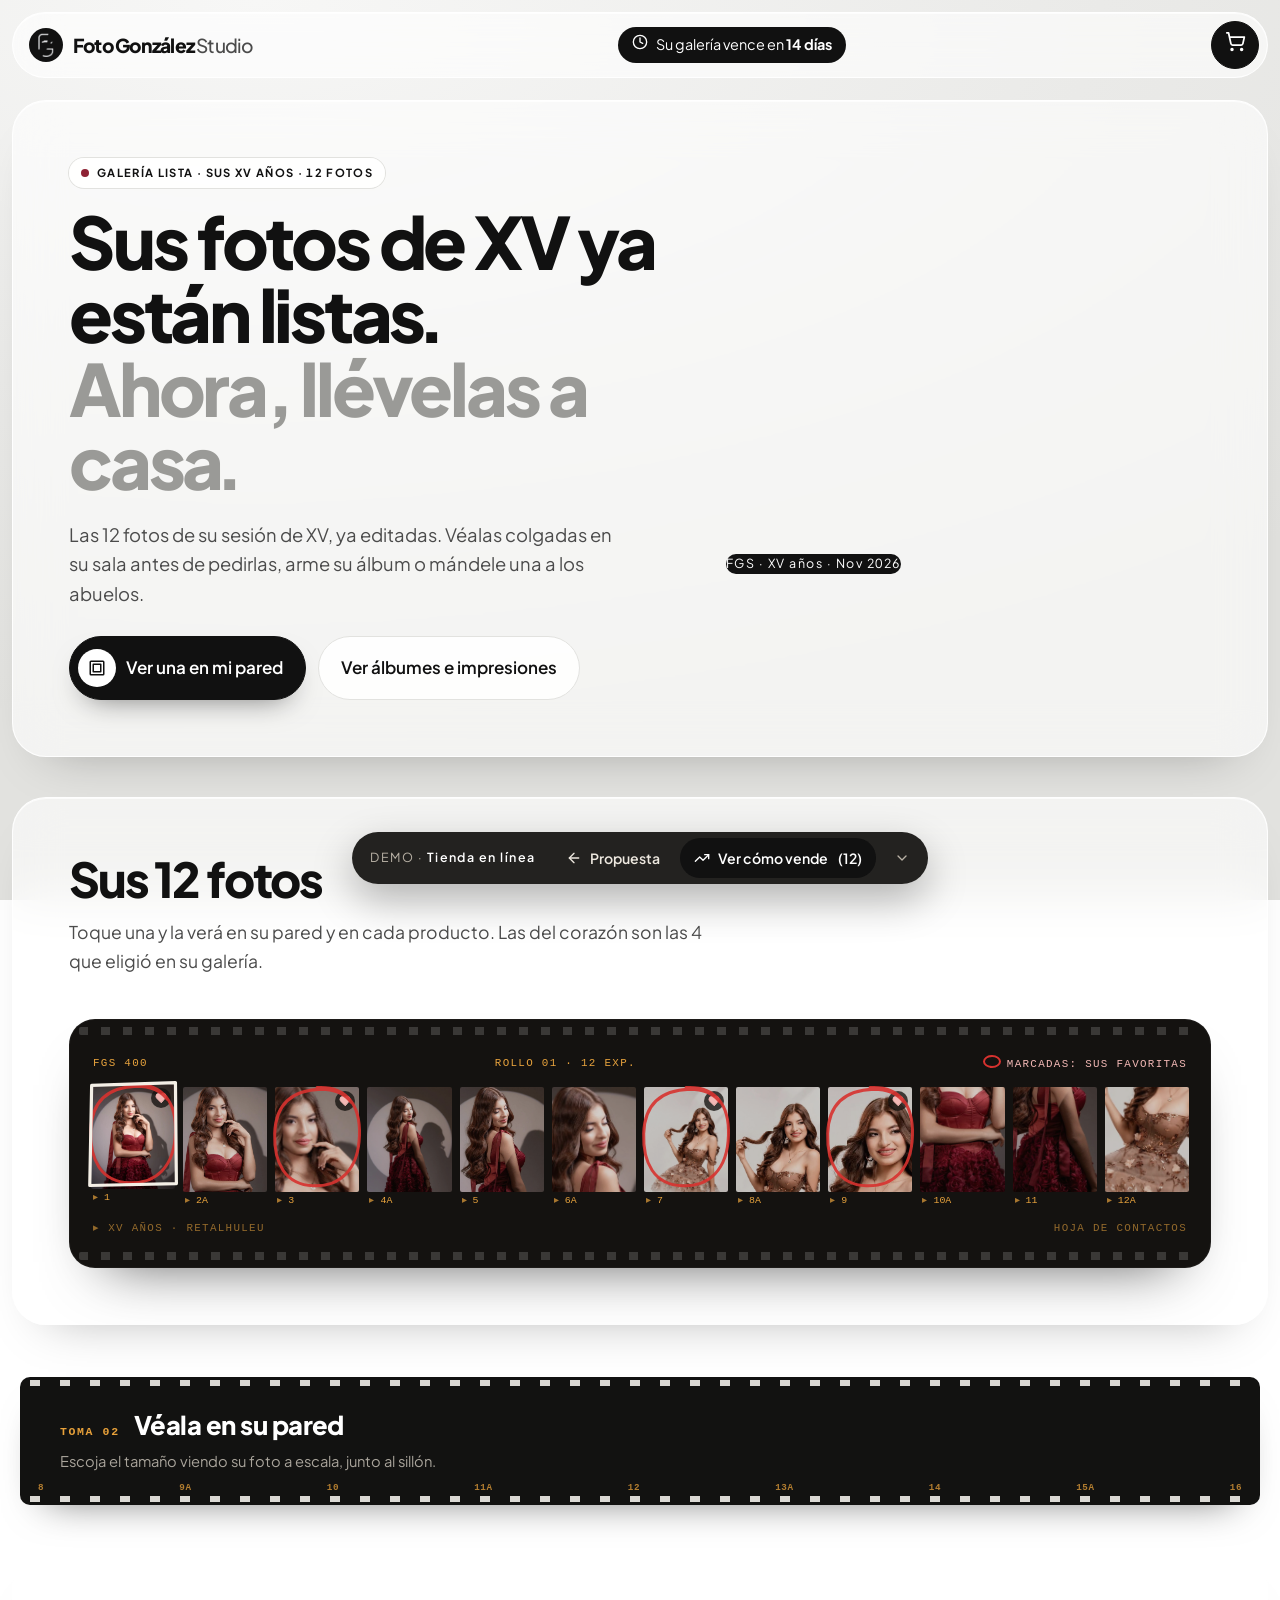
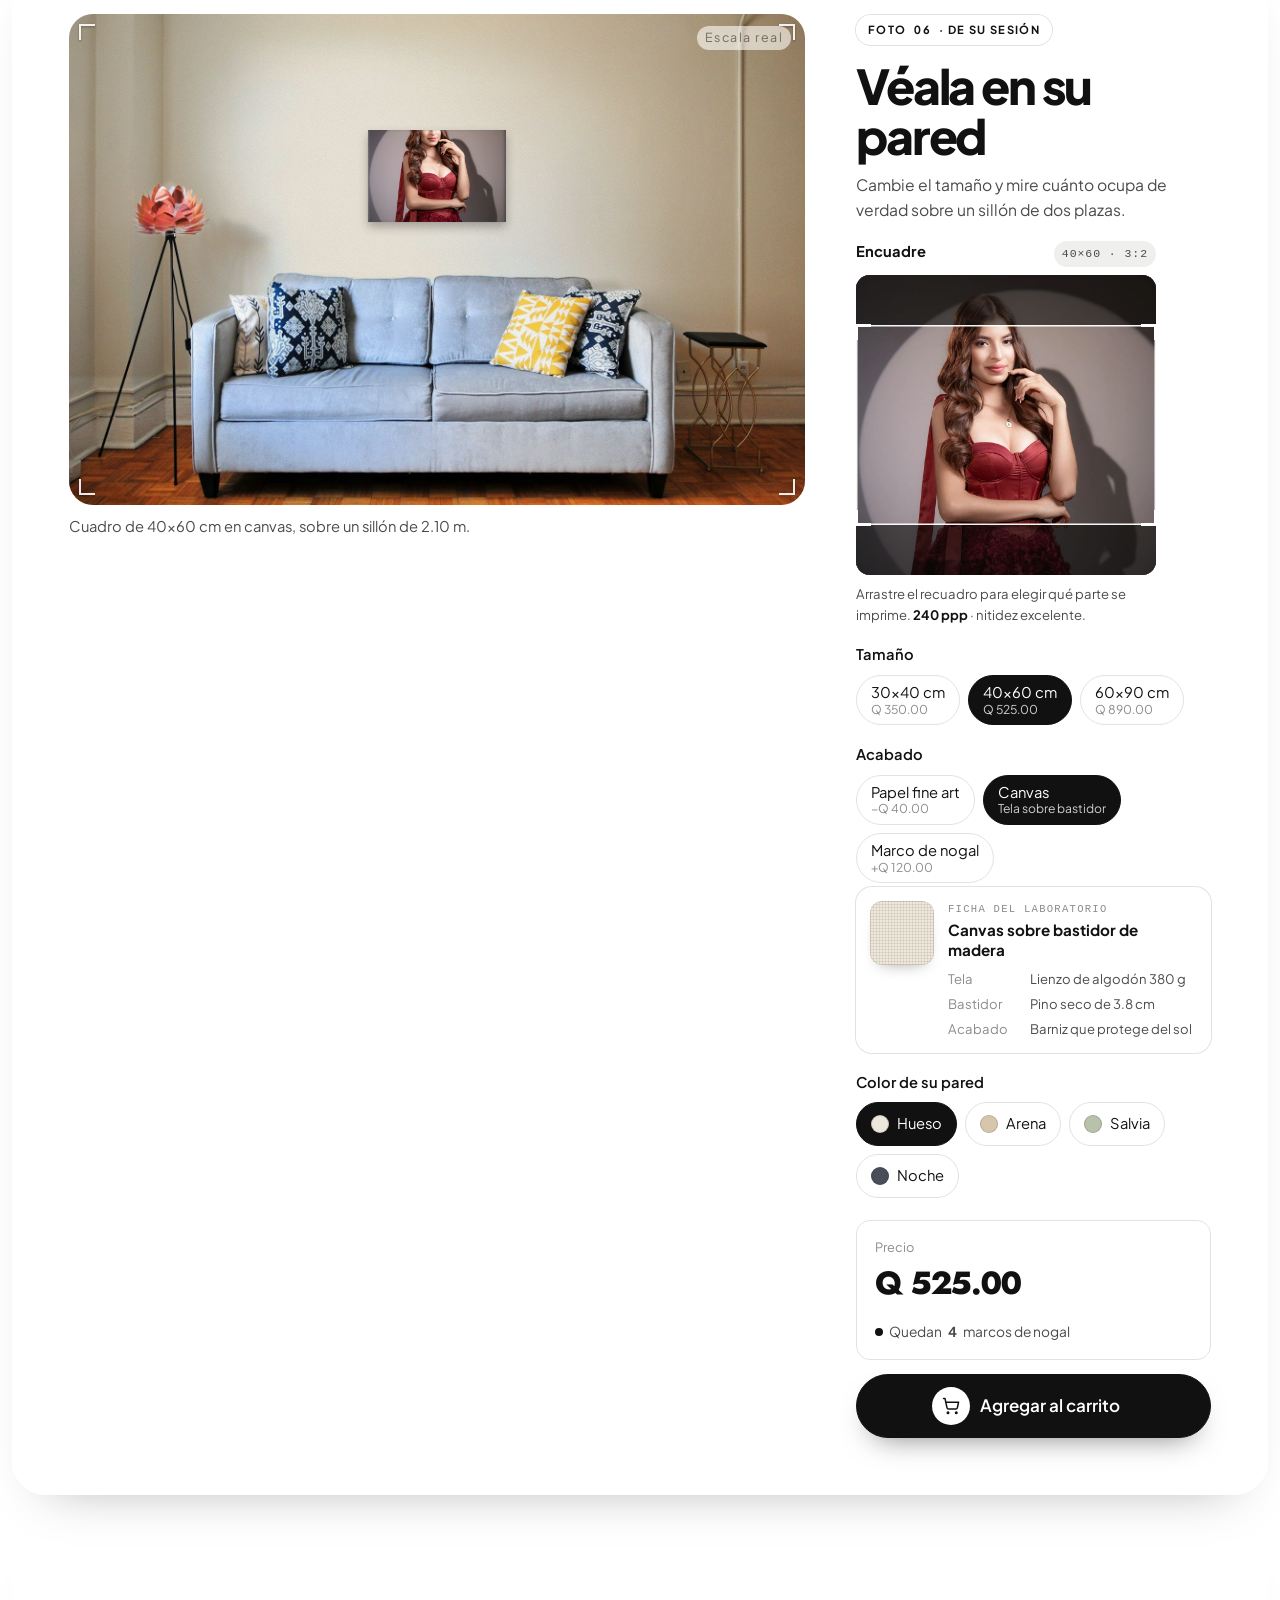
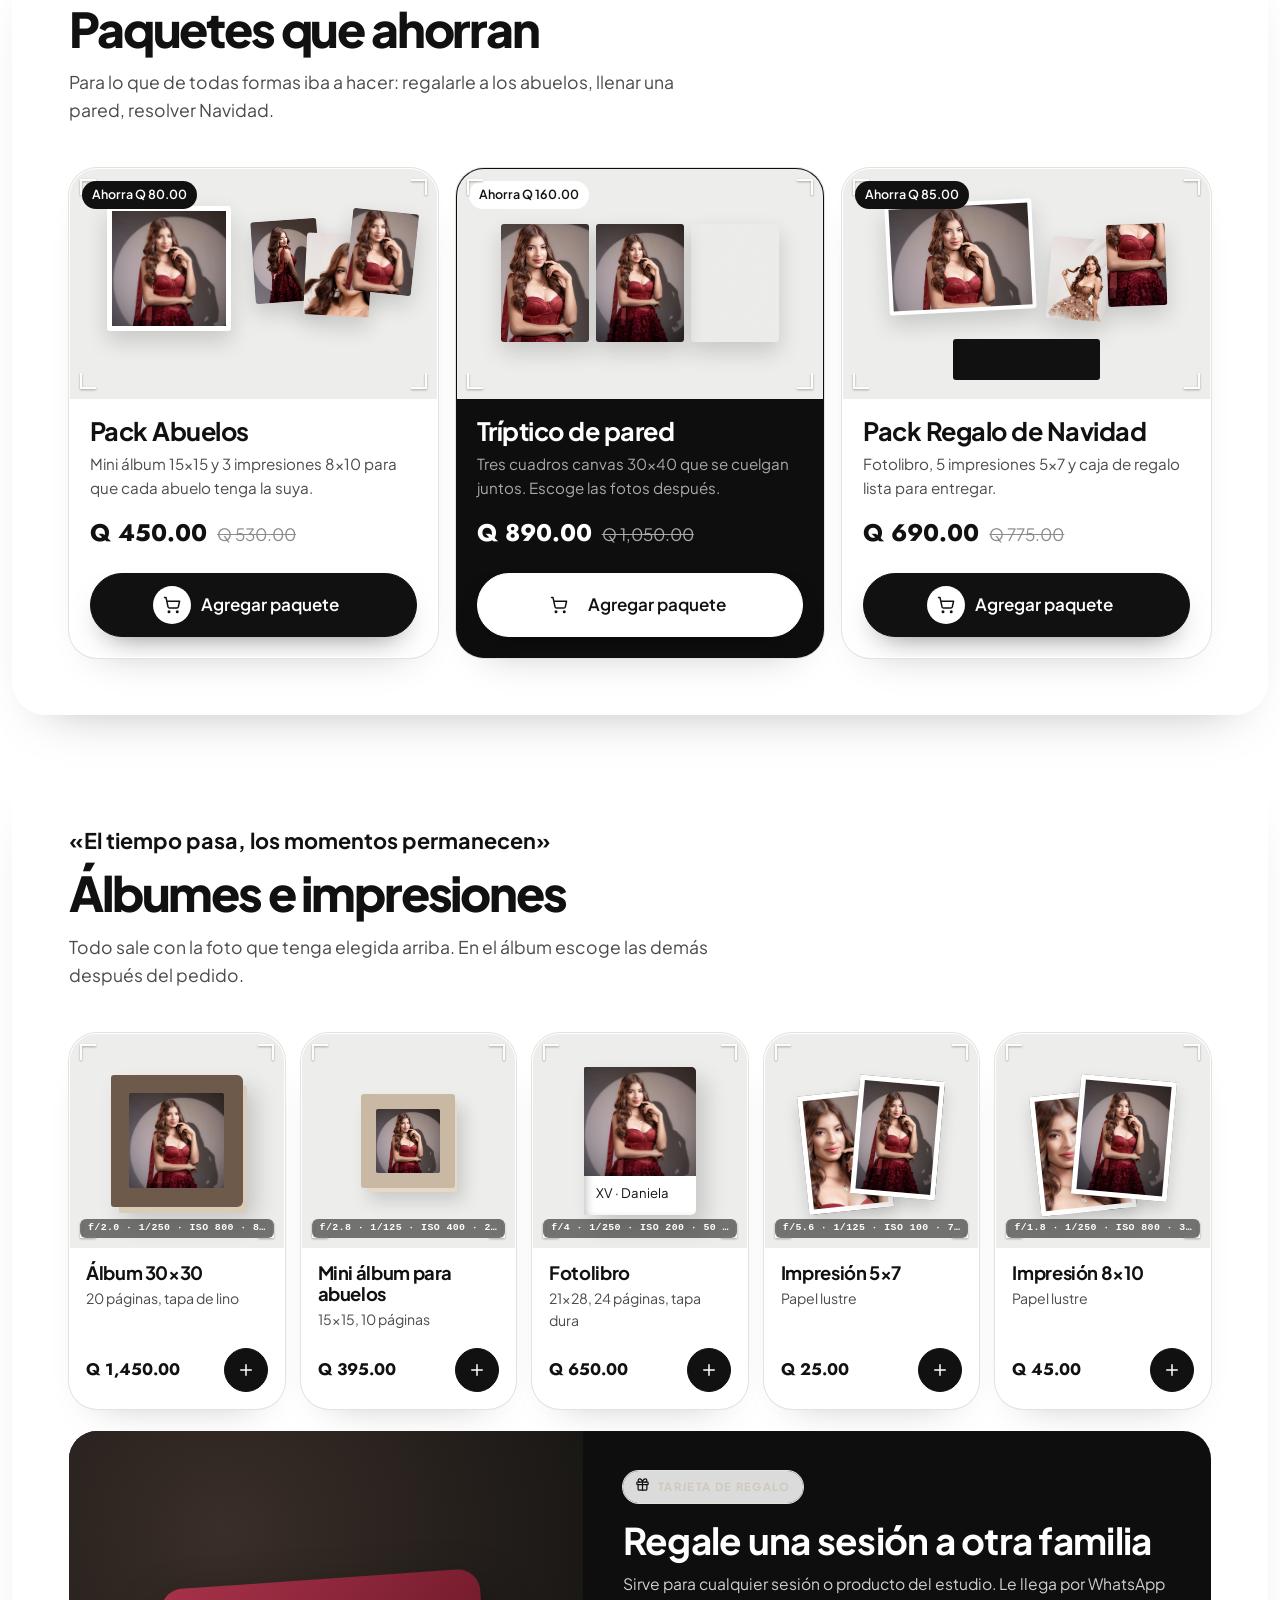
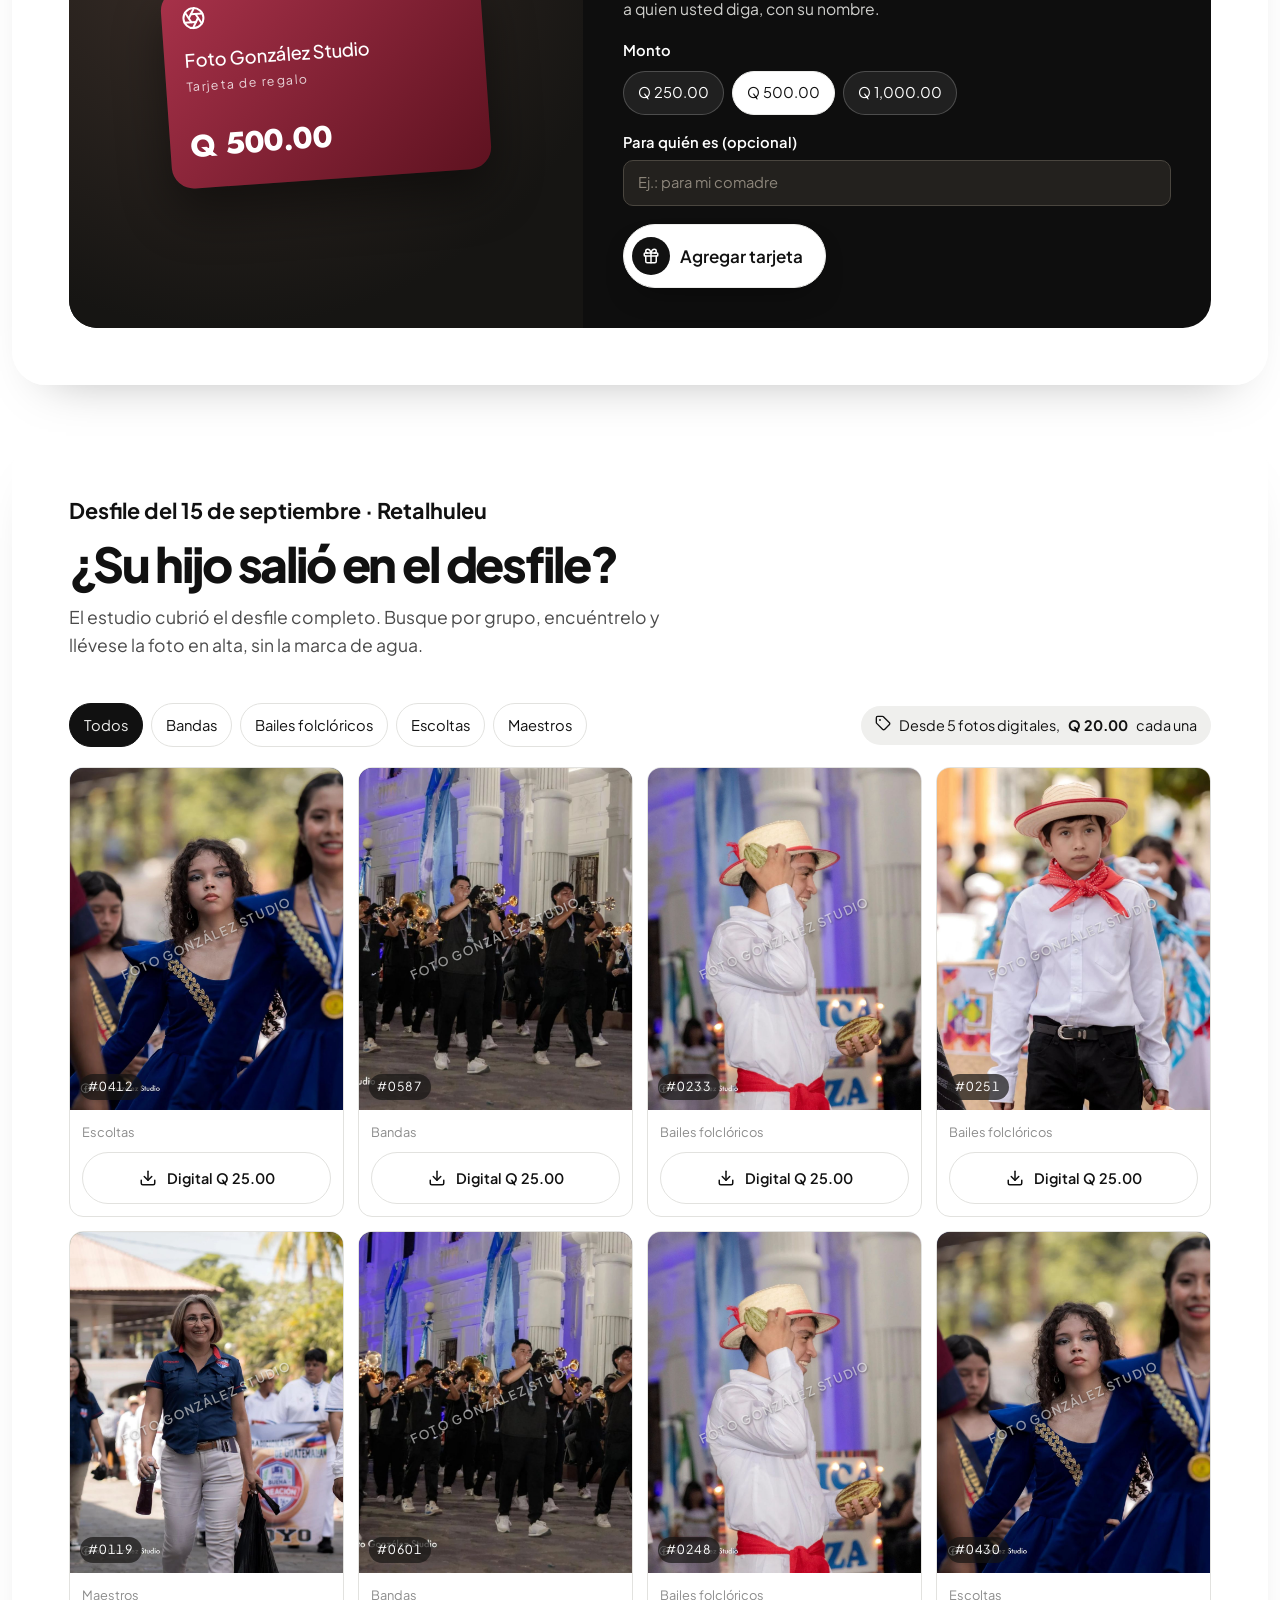
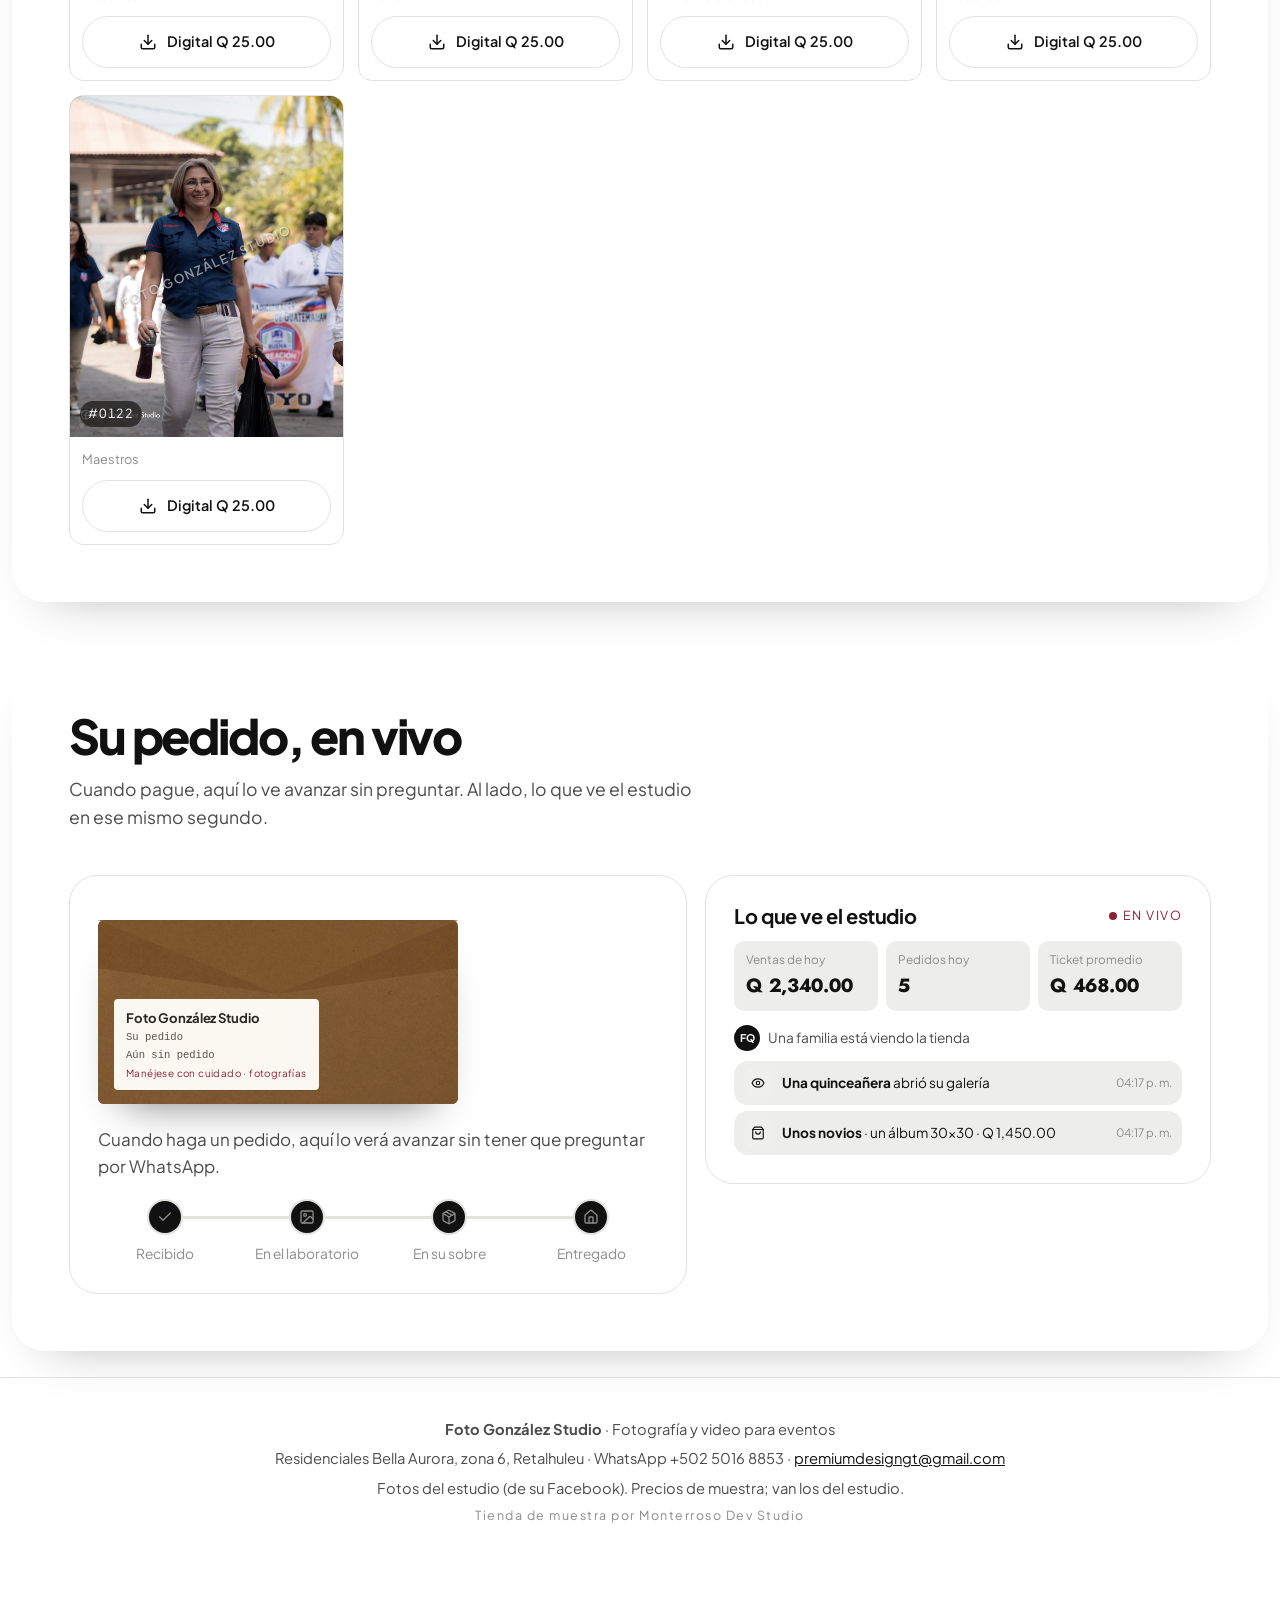
<file: demos/tienda/index.html>
<!doctype html>
<html lang="es">
<head>
<meta charset="utf-8">
<meta name="viewport" content="width=device-width, initial-scale=1, viewport-fit=cover">
<meta name="robots" content="noindex">
<meta name="theme-color" content="#F5F2EC">
<title>Tienda · Foto González Studio (demo)</title>
<meta name="description" content="Demo de la tienda en línea de Foto González Studio: cuadros, álbumes e impresiones con las fotos de su sesión.">
<link rel="icon" href="data:image/svg+xml,%3Csvg xmlns='http://www.w3.org/2000/svg' viewBox='0 0 24 24' fill='none' stroke='%23B23F29' stroke-width='2' stroke-linecap='round'%3E%3Ccircle cx='12' cy='12' r='10'/%3E%3Cpath d='m14.31 8 5.74 9.94M9.69 8h11.48M7.38 12l5.74-9.94M9.69 16 3.95 6.06M14.31 16H2.83m13.79-4-5.74 9.94'/%3E%3C/svg%3E">
<link rel="preconnect" href="https://fonts.googleapis.com">
<link rel="preconnect" href="https://fonts.gstatic.com" crossorigin>
<link rel="stylesheet" href="https://fonts.googleapis.com/css2?family=Bodoni+Moda:ital,opsz,wght@0,6..96,400..900;1,6..96,400..900&family=Jost:ital,wght@0,300..800;1,300..600&family=Plus+Jakarta+Sans:ital,wght@0,300..800;1,300..600&display=swap">
<link rel="stylesheet" href="../comun.css?v=20261113n">
<link rel="stylesheet" href="tienda.css?v=20261113k">
<link rel="stylesheet" href="tienda-foto.css?v=20261113d">
<link rel="stylesheet" href="../foto.css?v=20261113a">
<script src="../diseno.js?v=20261124a" data-css="claro.css?v=20261113k"></script>
</head>
<body>

<header class="barra-t" id="barra">
  <a class="logo" href="#inicio" aria-label="Foto González Studio, inicio"><span class="marca"><img class="fg-mono" src="../../img/monograma-fg.png" alt=""></span><span>Foto González <i>Studio</i></span></a>
  <p class="vence" data-palanca="vence"><span data-i="clock"></span><span><span class="largo">Su galería vence</span><span class="corto">Vence</span> en <b>14 días</b></span></p>
  <button class="btn-carrito" id="btn-carrito" type="button" aria-label="Abrir el carrito, 0 productos" aria-controls="carrito" aria-expanded="false">
    <span data-i="cart"></span><span class="cuenta" id="cuenta">0</span>
  </button>
</header>

<main>
  <!-- Bienvenida -->
  <section class="hola" id="inicio">
    <div class="envoltura">
      <div class="hola-texto">
        <p class="eyebrow mono"><span class="punto"></span>Galería lista · Sus XV años · 12 fotos</p>
        <h1>Sus fotos de XV ya están listas<span class="pt">.</span> <em>Ahora, llévelas a casa<span class="pt">.</span></em></h1>
        <p class="bajada">Las 12 fotos de su sesión de XV, ya editadas. Véalas colgadas en su sala antes de pedirlas, arme su álbum o mándele una a los abuelos.</p>
        <div class="acciones">
          <a class="btn btn-acento" href="#pared"><span data-i="frame"></span>Ver una en mi pared</a>
          <a class="btn" href="#catalogo">Ver álbumes e impresiones</a>
        </div>
      </div>
      <div class="collage" aria-hidden="true">
        <div class="foto f-xv revelado c1"></div>
        <div class="foto f-quince revelado c2"></div>
        <div class="foto f-familia revelado c3"></div>
        <span class="sello mono">FGS · XV años · Nov 2026</span>
      </div>
    </div>
  </section>

  <!-- Sus fotos -->
  <section class="sec" id="fotos">
    <div class="envoltura">
      <header class="sec-cab">
        <h2>Sus 12 fotos</h2>
        <p>Toque una y la verá en su pared y en cada producto. Las del corazón son las 4 que eligió en su galería.</p>
      </header>
      <div class="tira-caja" data-palanca="propias">
        <div class="tira" id="tira" role="group" aria-label="Fotos de su sesión"></div>
      </div>
    </div>
  </section>

  <div class="negativo" data-toma-n="02" data-titulo="Véala en su pared" data-pregunta="Escoja el tamaño viendo su foto a escala, junto al sillón."></div>

  <!-- En su pared -->
  <section class="sec sec-pared" id="pared">
    <div class="envoltura pared-grid">
      <figure class="pared-caja" data-palanca="pared">
        <div class="pared" id="pared-vista" data-pared="hueso">
          <div class="cuadro" id="cuadro" data-acab="canvas">
            <div class="capas-foto" id="capas-foto"><div class="capa-foto foto f-xv"></div></div>
            <span class="capa capa-canvas"></span>
            <span class="capa capa-papel"></span>
            <span class="capa capa-marco"></span>
          </div>
          <div class="sillon" aria-hidden="true"><span class="respaldo"></span><span class="brazo izq"></span><span class="brazo der"></span><span class="asiento"></span><span class="cojin"></span><span class="pata p1"></span><span class="pata p2"></span></div>
          <div class="piso"></div>
          <span class="escala mono">Escala real</span>
        </div>
        <figcaption id="pie-pared">Cuadro de 40×60 cm en canvas, sobre un sillón de 2.10 m.</figcaption>
      </figure>

      <div class="config">
        <p class="eyebrow mono">Foto <span id="foto-num">06</span> · de su sesión</p>
        <h2>Véala en su pared</h2>
        <p class="nota">Cambie el tamaño y mire cuánto ocupa de verdad sobre un sillón de dos plazas.</p>

        <fieldset class="grupo">
          <legend>Tamaño</legend>
          <div class="chips" id="tamanos"></div>
        </fieldset>
        <fieldset class="grupo">
          <legend>Acabado</legend>
          <div class="chips" id="acabados"></div>
        </fieldset>
        <fieldset class="grupo">
          <legend>Color de su pared</legend>
          <div class="chips colores" id="colores"></div>
        </fieldset>

        <div class="precio-caja" data-palanca="precio">
          <div><small>Precio</small><b id="precio">Q 525.00</b></div>
          <p class="stock" id="stock" aria-live="polite"></p>
        </div>
        <button class="btn btn-acento btn-ancho" id="agregar-cuadro" type="button"><span data-i="cart"></span><span>Agregar al carrito</span></button>
      </div>
    </div>
  </section>

  <!-- Paquetes -->
  <section class="sec" id="packs" style="background: var(--papel2)">
    <div class="envoltura">
      <header class="sec-cab">
        <h2>Paquetes que ahorran</h2>
        <p>Para lo que de todas formas iba a hacer: regalarle a los abuelos, llenar una pared, resolver Navidad.</p>
      </header>
      <div class="packs-caja" data-palanca="packs"><div class="packs" id="lista-packs"></div></div>
    </div>
  </section>

  <!-- Catálogo -->
  <section class="sec" id="catalogo">
    <div class="envoltura">
      <header class="sec-cab">
        <p class="lema">«El tiempo pasa, los momentos permanecen»</p>
        <h2>Álbumes e impresiones</h2>
        <p>Todo sale con la foto que tenga elegida arriba. En el álbum escoge las demás después del pedido.</p>
      </header>
      <div class="catalogo" id="lista-productos"></div>

      <article class="regalo" data-palanca="regalo">
        <div class="regalo-vista" aria-hidden="true">
          <div class="tarjeta-r"><span class="marca-r" data-i="aperture"></span><b>Foto González Studio</b><span class="mono">Tarjeta de regalo</span><span class="monto-r" id="regalo-monto">Q 500.00</span></div>
        </div>
        <div class="regalo-texto">
          <p class="eyebrow mono"><span data-i="gift"></span>Tarjeta de regalo</p>
          <h3>Regale una sesión a otra familia</h3>
          <p class="nota">Sirve para cualquier sesión o producto del estudio. Le llega por WhatsApp a quien usted diga, con su nombre.</p>
          <form id="form-regalo" class="form-regalo" onsubmit="return false">
            <fieldset class="grupo">
              <legend>Monto</legend>
              <div class="chips" id="montos-regalo"></div>
            </fieldset>
            <label class="campo" for="regalo-para">Para quién es (opcional)
              <input id="regalo-para" name="para" type="text" autocomplete="off" placeholder="Ej.: para mi comadre">
            </label>
            <button class="btn btn-tinta" id="agregar-regalo" type="submit"><span data-i="gift"></span><span>Agregar tarjeta</span></button>
          </form>
        </div>
      </article>
    </div>
  </section>

  <!-- Fotos de eventos -->
  <section class="sec" id="eventos">
    <div class="envoltura">
      <header class="sec-cab">
        <p class="lema">Desfile del 15 de septiembre · Retalhuleu</p>
        <h2>¿Su hijo salió en el desfile?</h2>
        <p>El estudio cubrió el desfile completo. Busque por grupo, encuéntrelo y llévese la foto en alta, sin la marca de agua.</p>
      </header>
      <div class="ev-caja" data-palanca="eventos">
        <div class="ev-barra">
          <div class="chips" id="ev-filtros" role="group" aria-label="Filtrar por grupo"></div>
          <p class="ev-oferta"><span data-i="tag"></span>Desde 5 fotos digitales, <b>Q 20.00</b> cada una</p>
        </div>
        <div class="ev-grid" id="ev-grid"></div>
      </div>
    </div>
  </section>

  <!-- En vivo -->
  <section class="sec" id="vivo" style="background: var(--papel2)">
    <div class="envoltura">
      <header class="sec-cab">
        <h2>Su pedido, en vivo</h2>
        <p>Cuando pague, aquí lo ve avanzar sin preguntar. Al lado, lo que ve el estudio en ese mismo segundo.</p>
      </header>
      <div class="vivo-grid">
        <article class="seguimiento" id="seguimiento" data-palanca="seguimiento">
          <div id="seg-cuerpo"></div>
        </article>
        <article class="estudio" aria-label="Lo que ve el estudio">
          <div class="estudio-cab"><h3>Lo que ve el estudio</h3><span class="en-vivo mono"><i></i>EN VIVO</span></div>
          <div class="cifras-e">
            <div><small>Ventas de hoy</small><b id="e-ventas">Q 2,340.00</b></div>
            <div><small>Pedidos hoy</small><b id="e-pedidos">5</b></div>
            <div><small>Ticket promedio</small><b id="e-ticket">Q 468.00</b></div>
          </div>
          <p class="presencia-e"><span class="av">FQ</span>Una familia está viendo la tienda</p>
          <ul class="feed-e" id="e-feed" aria-live="polite"></ul>
        </article>
      </div>
    </div>
  </section>
</main>

<footer class="pie">
  <p><b>Foto González Studio</b> · Fotografía y video para eventos</p>
  <p>Residenciales Bella Aurora, zona 6, Retalhuleu · WhatsApp +502 5016 8853 · <a href="mailto:premiumdesigngt@gmail.com">premiumdesigngt@gmail.com</a></p>
  <p>Fotos del estudio (de su Facebook). Precios de muestra; van los del estudio.</p>
  <p class="mono">Tienda de muestra por Monterroso Dev Studio</p>
</footer>

<!-- Carrito -->
<div class="velo" id="velo"></div>
<aside class="carrito" id="carrito" role="dialog" aria-modal="true" aria-labelledby="carrito-titulo" aria-hidden="true">
  <header class="carrito-cab">
    <h2 id="carrito-titulo">Su carrito</h2>
    <button class="cerrar-c" id="cerrar-carrito" type="button" aria-label="Cerrar el carrito"><span data-i="x"></span></button>
  </header>

  <div class="vista-c" id="vista-carrito">
    <div class="envio" data-palanca="envio">
      <p id="envio-txt">Agregue Q 600.00 y el envío en Retalhuleu es gratis.</p>
      <div class="barra-envio"><i id="envio-barra"></i></div>
    </div>
    <ul class="items" id="items"></ul>
    <div class="cruzada" data-palanca="cruzada"><div id="cruzada-cuerpo"></div></div>
    <form class="cupon" data-palanca="cupon" id="form-cupon" onsubmit="return false">
      <label for="cupon-txt">Cupón</label>
      <div class="cupon-fila">
        <input id="cupon-txt" name="cupon" type="text" autocomplete="off" autocapitalize="characters" placeholder="Escriba su cupón">
        <button class="btn btn-chico" type="submit">Aplicar</button>
      </div>
      <button class="temporada" id="usar-temporada" type="button"><span data-i="tag"></span><span>Temporada: <b>NAVIDAD10</b> · 10 % hasta el 24 de diciembre</span></button>
      <p class="cupon-msg" id="cupon-msg" aria-live="polite"></p>
    </form>
    <dl class="totales" id="totales"></dl>
    <button class="btn btn-acento btn-ancho" id="ir-pagar" type="button">Ir a pagar</button>
    <div class="olvidado" data-palanca="olvidado">
      <p>Si deja productos aquí y se va, le llega un recordatorio por WhatsApp.</p>
      <button class="enlace" id="ver-recordatorio" type="button"><span data-i="chat"></span>Ver el recordatorio que le llega</button>
    </div>
  </div>

  <div class="vista-c" id="vista-pago" hidden>
    <button class="enlace" id="volver-carrito" type="button"><span data-i="back"></span>Volver al carrito</button>
    <h3 class="pago-tit">¿Cómo quiere pagar?</h3>
    <div class="metodos" role="radiogroup" aria-label="Forma de pago">
      <label class="metodo"><input type="radio" name="metodo" value="tarjeta" checked><span data-i="cash"></span><span><b>Tarjeta</b><small>Débito o crédito</small></span></label>
      <label class="metodo"><input type="radio" name="metodo" value="transferencia"><span data-i="send"></span><span><b>Transferencia</b><small>Con foto de la boleta</small></span></label>
      <label class="metodo"><input type="radio" name="metodo" value="entrega"><span data-i="truck"></span><span><b>Contra entrega</b><small>Paga al recibir</small></span></label>
    </div>
    <h3 class="pago-tit">¿Cómo lo recibe?</h3>
    <div class="metodos" role="radiogroup" aria-label="Entrega">
      <label class="metodo"><input type="radio" name="entrega" value="envio" checked><span data-i="truck"></span><span><b>Envío a domicilio</b><small>En Retalhuleu · gratis desde Q 600.00</small></span></label>
      <label class="metodo"><input type="radio" name="entrega" value="recoger"><span data-i="home"></span><span><b>Recoger en el estudio</b><small>Bella Aurora, zona 6 · gratis</small></span></label>
    </div>
    <div class="metodo-info" id="metodo-info" aria-live="polite"></div>
    <dl class="totales" id="totales-pago"></dl>
    <button class="btn btn-acento btn-ancho" id="pagar" type="button">Pagar</button>
    <p class="nota-pago">Demo: el pago es simulado y no se pide ningún dato de tarjeta.</p>
  </div>
</aside>

<script src="../comun.js?v=20261114a"></script>
<script src="tienda.js?v=20261113m"></script>
<script src="tienda-foto.js?v=20261113d"></script>
<script src="../foto.js?v=20261113d" data-visor=".collage .c1, .pared-caja .pared, .prod .vista, .pack .vista" data-toma=".collage .c1, .prod .vista" data-obturador="1"></script>
</body>
</html>
</file>
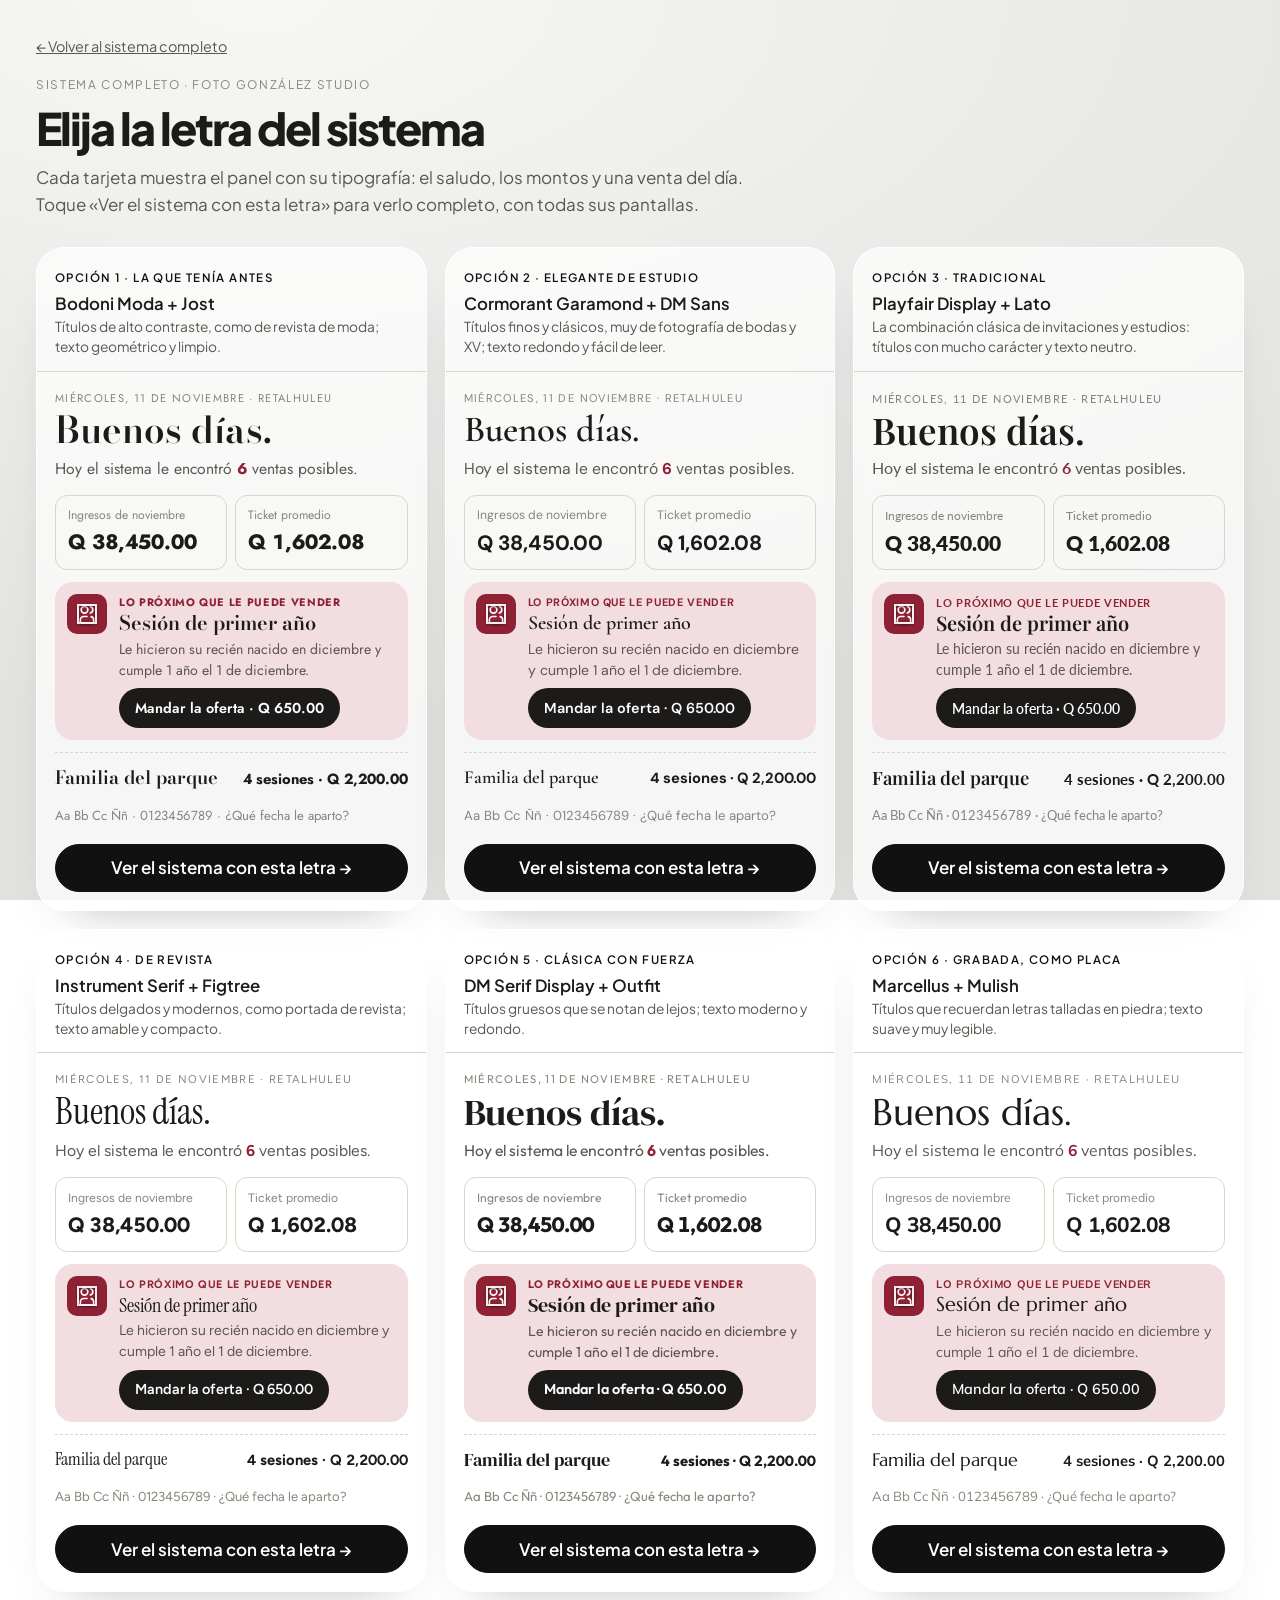
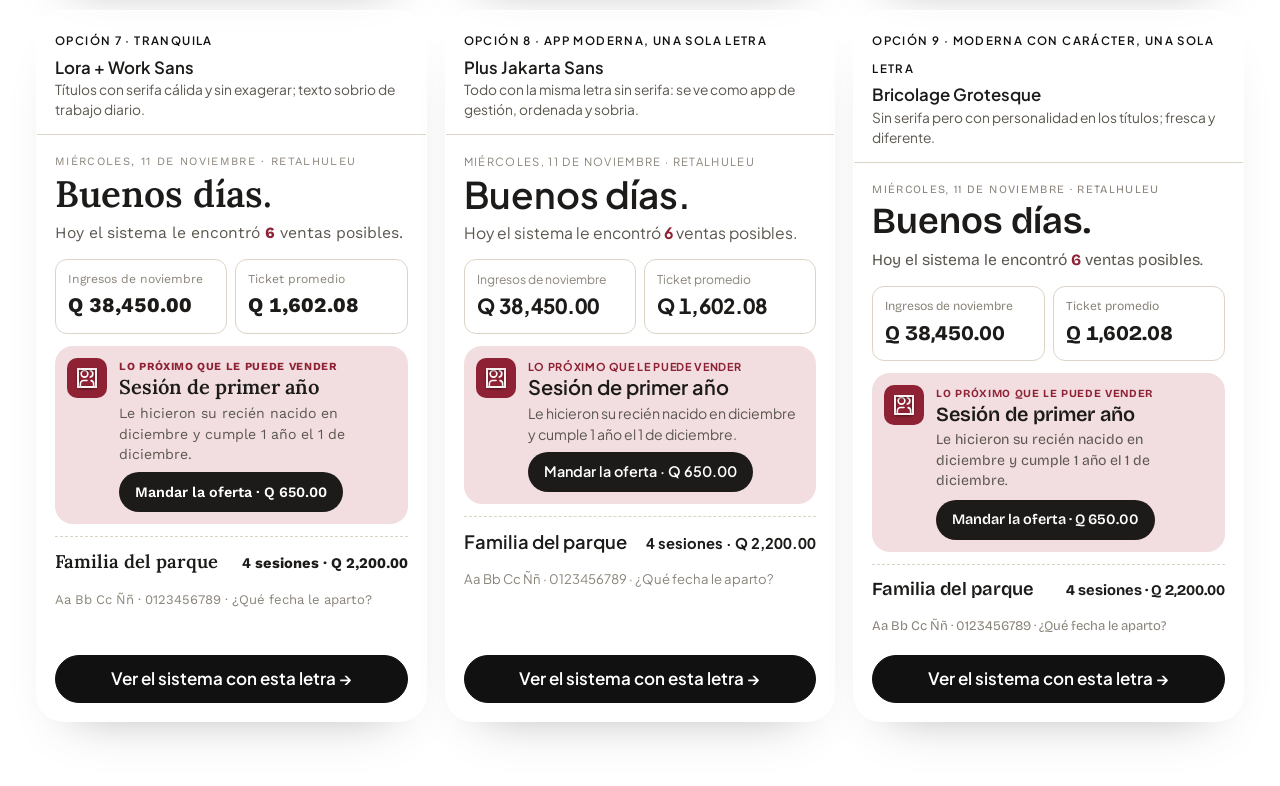
<file: demos/completo/letras.html>
<!doctype html>
<html lang="es">
<head>
<meta charset="utf-8">
<meta name="viewport" content="width=device-width, initial-scale=1">
<title>Tipografías · Sistema completo · Foto González Studio</title>
<meta name="robots" content="noindex">
<link rel="preconnect" href="https://fonts.googleapis.com">
<link rel="preconnect" href="https://fonts.gstatic.com" crossorigin>
<link rel="stylesheet" href="../comun.css?v=20261113h">
<link rel="stylesheet" href="../foto.css?v=20261113a">
<style>
  body { background: var(--papel); font-family: "Jost", ui-sans-serif, sans-serif; }
  .envuelve { max-width: 1240px; margin: 0 auto; padding: 32px 16px 64px; }
  .cab { max-width: 720px; margin-bottom: 28px; }
  .cab small { display: block; letter-spacing: .14em; text-transform: uppercase; font-size: .74rem; color: var(--tinta3); margin-bottom: 8px; }
  .cab h1 { font-family: "Bodoni Moda", Georgia, serif; font-weight: 600; font-size: clamp(1.9rem, 1.4rem + 2vw, 2.8rem); line-height: 1.1; }
  .cab p { margin: 12px 0 0; color: var(--tinta2); }
  .rejilla { display: grid; grid-template-columns: repeat(auto-fill, minmax(min(100%, 360px), 1fr)); gap: 18px; }
  .letra { display: flex; flex-direction: column; background: var(--carta); border: 1px solid var(--linea); border-radius: 16px; overflow: hidden; font-family: var(--sans); scroll-margin-top: 16px; }
  .letra:target { border-color: var(--acento); box-shadow: 0 0 0 2px var(--acento); }
  .ficha { padding: 14px 18px; border-bottom: 1px solid var(--linea); background: var(--papel); font-family: "Jost", ui-sans-serif, sans-serif; }
  .ficha .num { font-size: .72rem; letter-spacing: .12em; text-transform: uppercase; color: var(--acento); font-weight: 600; }
  .ficha h2 { font-family: inherit; font-size: 1.05rem; font-weight: 600; margin: 4px 0 2px; line-height: 1.3; }
  .ficha p { margin: 0; font-size: .86rem; color: var(--tinta2); line-height: 1.45; }
  .muestra { padding: 18px; flex: 1; }
  .m-fecha { font-size: .7rem; letter-spacing: .12em; text-transform: uppercase; color: var(--tinta3); }
  .m-h1 { font-family: var(--serif); font-weight: 600; font-size: 2.3rem; line-height: 1.05; margin: 4px 0 6px; }
  .m-sub { color: var(--tinta2); font-size: .98rem; margin: 0 0 14px; }
  .m-sub b { color: var(--acento); }
  .m-cifras { display: grid; grid-template-columns: 1fr 1fr; gap: 8px; margin-bottom: 12px; }
  .m-cifras div { border: 1px solid var(--linea); border-radius: 12px; padding: 10px 12px; min-width: 0; }
  .m-cifras small { display: block; font-size: .76rem; color: var(--tinta3); }
  .m-cifras b { font-weight: 750; font-size: 1.3rem; white-space: nowrap; font-variant-numeric: tabular-nums; }
  .m-op { display: grid; grid-template-columns: 40px minmax(0, 1fr); gap: 12px; padding: 12px; border-radius: 12px; background: var(--acento-suave); margin-bottom: 12px; }
  .m-op .ic { width: 40px; height: 40px; border-radius: 10px; background: var(--acento); color: #fff; display: grid; place-items: center; }
  .m-op small { display: block; font-size: .68rem; letter-spacing: .06em; text-transform: uppercase; color: var(--acento); font-weight: 700; }
  .m-op b { display: block; font-family: var(--serif); font-weight: 600; font-size: 1.25rem; line-height: 1.2; }
  .m-op p { margin: 4px 0 8px; font-size: .88rem; color: var(--tinta2); line-height: 1.45; }
  .m-btn { display: inline-flex; align-items: center; gap: 8px; min-height: 40px; padding: 0 16px; border-radius: 999px; background: var(--tinta); color: #fff; font-weight: 600; font-size: .9rem; }
  .m-cli { display: flex; justify-content: space-between; align-items: baseline; gap: 10px; border-top: 1px dashed var(--linea); padding-top: 10px; font-size: .92rem; }
  .m-cli span { font-family: var(--serif); font-weight: 600; font-size: 1.15rem; }
  .m-cli b { font-variant-numeric: tabular-nums; white-space: nowrap; }
  .m-abc { margin: 12px 0 0; font-size: .82rem; color: var(--tinta3); }
  .ver { display: flex; justify-content: center; align-items: center; gap: 8px; min-height: 48px; margin: 0 18px 18px; border-radius: 12px; border: 1px solid var(--tinta); text-decoration: none; font-family: "Jost", ui-sans-serif, sans-serif; font-weight: 600; transition: background-color 150ms var(--ease-out), color 150ms var(--ease-out), transform 140ms var(--ease-out); }
  .ver:active { transform: scale(0.97); }
  .ver:focus-visible { outline: 2px solid var(--acento); outline-offset: 3px; }
  @media (hover: hover) and (pointer: fine) { .ver:hover { background: var(--tinta); color: #fff; } }
  .volver { display: inline-flex; gap: 6px; align-items: center; margin-bottom: 18px; font-size: .9rem; color: var(--tinta2); }
</style>
<script src="../diseno.js?v=20261124a" data-css="letras-claro.css?v=20261113f"></script>
</head>
<body>
<main class="envuelve">
  <a class="volver" href="./">← Volver al sistema completo</a>
  <header class="cab">
    <small>Sistema completo · Foto González Studio</small>
    <h1>Elija la letra del sistema</h1>
    <p>Cada tarjeta muestra el panel con su tipografía: el saludo, los montos y una venta del día. Toque «Ver el sistema con esta letra» para verlo completo, con todas sus pantallas.</p>
  </header>
  <div class="rejilla" id="rejilla"></div>
</main>
<script src="letras.js?v=20261124a"></script>
<script src="../foto.js?v=20261113d" data-visor=".m-op .ic" data-toma=""></script>
<script>
  cargarLetras(LETRAS);
  const svg = '<svg width="20" height="20" viewBox="0 0 24 24" fill="none" stroke="currentColor" stroke-width="2" stroke-linecap="round" stroke-linejoin="round" aria-hidden="true"><path d="M20 21v-2a4 4 0 0 0-3-3.87"/><path d="M4 21v-2a4 4 0 0 1 4-4h4"/><circle cx="9" cy="7" r="4"/><path d="M16 3.13a4 4 0 0 1 0 7.75"/></svg>';
  document.getElementById("rejilla").innerHTML = LETRAS.map((l, i) => {
    const st = Object.entries(varsLetra(l)).map(([k, v]) => `${k}:${v.replace(/"/g, "'")}`).join(";") + (l.uno ? ";font-synthesis:none" : "");
    return `<article class="letra" id="${l.id}" style="${st}" aria-labelledby="t-${l.id}">
      <div class="ficha"><span class="num">Opción ${i + 1} · ${l.v}</span><h2 id="t-${l.id}">${l.n}</h2><p>${l.d}</p></div>
      <div class="muestra">
        <div class="m-fecha">Miércoles, 11 de noviembre · Retalhuleu</div>
        <div class="m-h1">Buenos días.</div>
        <p class="m-sub">Hoy el sistema le encontró <b>6</b> ventas posibles.</p>
        <div class="m-cifras"><div><small>Ingresos de noviembre</small><b>Q 38,450.00</b></div><div><small>Ticket promedio</small><b>Q 1,602.08</b></div></div>
        <div class="m-op"><span class="ic">${svg}</span><div><small>Lo próximo que le puede vender</small><b>Sesión de primer año</b>
          <p>Le hicieron su recién nacido en diciembre y cumple 1 año el 1 de diciembre.</p><span class="m-btn">Mandar la oferta · Q 650.00</span></div></div>
        <div class="m-cli"><span>Familia del parque</span><b>4 sesiones · Q 2,200.00</b></div>
        <p class="m-abc">Aa Bb Cc Ññ · 0123456789 · ¿Qué fecha le aparto?</p>
      </div>
      <a class="ver" href="./?letra=${l.id}">Ver el sistema con esta letra →</a>
    </article>`;
  }).join("");
  if (location.hash) document.querySelector(location.hash)?.scrollIntoView();
</script>
</body>
</html>
</file>
<file: css/estilos.css>
/* Foto González Studio — propuesta de Monterroso Dev Studio */
:root {
  --papel: #F5F2EC;
  --papel2: #ECE6DB;
  --carta: #FFFDF9;
  --tinta: #1C1B19;
  --tinta2: #5B574F;
  --tinta3: #8A847A;
  --linea: #DCD4C6;
  --acento: #8E2234;        /* corinto, como sus retratos de XV */
  --acento-suave: #F2DDE0;
  --acento-osc: #741A2A;
  --vivo: #2F7D4F;
  --oscuro: #161513;
  --ease-out: cubic-bezier(0.25, 1, 0.5, 1);
  --ease-in-out: cubic-bezier(0.77, 0, 0.175, 1);
  --radio: 14px;
  --t1: clamp(2.5rem, 1.2rem + 4.2vw, 5.6rem);
  --t2: clamp(2rem, 1.3rem + 3vw, 3.6rem);
  --t3: clamp(1.25rem, 1.05rem + .8vw, 1.6rem);
  --gutter: clamp(16px, 4vw, 48px);
  --ancho: 1180px;
  --grano: url("data:image/svg+xml,%3Csvg xmlns='http://www.w3.org/2000/svg' width='160' height='160'%3E%3Cfilter id='n'%3E%3CfeTurbulence type='fractalNoise' baseFrequency='.9' numOctaves='2' stitchTiles='stitch'/%3E%3CfeColorMatrix values='0 0 0 0 0 0 0 0 0 0 0 0 0 0 0 0 0 0 .55 0'/%3E%3C/filter%3E%3Crect width='100%25' height='100%25' filter='url(%23n)'/%3E%3C/svg%3E");
}
* { box-sizing: border-box; }
html { scroll-behavior: smooth; -webkit-text-size-adjust: 100%; }
body {
  margin: 0; background: var(--papel); color: var(--tinta);
  font-family: "Hanken Grotesk", ui-sans-serif, sans-serif; font-size: 1.0625rem; line-height: 1.6;
  -webkit-font-smoothing: antialiased; overflow-x: hidden;
}
img { max-width: 100%; display: block; }
a { color: inherit; }
button { font: inherit; color: inherit; }
.mono { font-family: "JetBrains Mono", ui-monospace, monospace; font-size: .78rem; letter-spacing: .04em; }
.sr { position: absolute; width: 1px; height: 1px; overflow: hidden; clip: rect(0 0 0 0); white-space: nowrap; }
h1, h2, h3 { font-family: "Archivo", sans-serif; font-weight: 750; line-height: 1.02; margin: 0; letter-spacing: -.02em; }
h1 { font-size: var(--t1); font-stretch: 112%; }
h2 { font-size: var(--t2); font-stretch: 108%; }
h3 { font-size: var(--t3); font-stretch: 100%; letter-spacing: -.01em; line-height: 1.15; }
p { margin: 0 0 1em; }
.envoltura { max-width: var(--ancho); margin: 0 auto; padding: 0 var(--gutter); }
.sec { padding: clamp(80px, 12vw, 150px) 0; position: relative; }
.sec-cabeza { max-width: 760px; margin-bottom: clamp(36px, 6vw, 64px); }
.sec-cabeza p.lead { color: var(--tinta2); font-size: 1.15rem; margin-top: 18px; }
.eyebrow { display: flex; align-items: center; gap: 12px; color: var(--tinta2); margin: 0 0 18px; text-transform: uppercase; }
.eyebrow .num { color: var(--acento); font-weight: 500; }
.eyebrow::after { content: ""; flex: 0 0 48px; height: 1px; background: var(--linea); }

/* botones */
.btn {
  display: inline-flex; align-items: center; justify-content: center; gap: 10px;
  min-height: 48px; padding: 12px 22px; border-radius: 999px; border: 1px solid var(--tinta);
  background: transparent; text-decoration: none; font-weight: 600; cursor: pointer; position: relative; overflow: hidden;
  transition: transform 140ms var(--ease-out), background-color 160ms var(--ease-out), color 160ms var(--ease-out);
}
.btn:active { transform: scale(0.97); }
.btn-tinta { background: var(--tinta); color: var(--papel); }
.btn-acento { background: var(--acento); border-color: var(--acento); color: #fff; }
.btn svg { width: 18px; height: 18px; }
@media (hover: hover) and (pointer: fine) {
  .btn:hover { background: var(--tinta); color: var(--papel); }
  .btn-acento:hover { background: var(--acento-osc); border-color: var(--acento-osc); color: #fff; }
}
:focus-visible { outline: 2px solid var(--acento); outline-offset: 3px; border-radius: 6px; }

/* barra superior */
.barra {
  position: fixed; inset: 0 0 auto 0; z-index: 50; display: flex; align-items: center; justify-content: space-between; gap: 16px;
  padding: 12px var(--gutter); background: color-mix(in srgb, var(--papel) 86%, transparent);
  backdrop-filter: blur(10px); -webkit-backdrop-filter: blur(10px); border-bottom: 1px solid transparent;
  transition: border-color 200ms var(--ease-out), transform 300ms var(--ease-out);
}
.barra.con-borde { border-bottom-color: var(--linea); }
.barra-firma { display: flex; align-items: center; gap: 10px; text-decoration: none; font-weight: 600; font-size: .95rem; }
.barra-firma img { width: 46px; height: auto; }
.barra nav { display: flex; gap: 4px; }
.barra nav a { text-decoration: none; padding: 8px 12px; border-radius: 999px; font-size: .92rem; color: var(--tinta2); transition: color 150ms var(--ease-out), background-color 150ms var(--ease-out); }
.barra nav a[aria-current="true"] { color: var(--tinta); background: var(--papel2); }
@media (hover: hover) and (pointer: fine) { .barra nav a:hover { color: var(--tinta); } }
@media (min-width: 961px) and (max-width: 1239px) { .barra nav a.nav-ancho { display: none; } }
.barra .btn { min-height: 40px; padding: 8px 16px; font-size: .9rem; }
.menu-btn { display: none; width: 44px; height: 44px; border: 1px solid var(--linea); border-radius: 50%; background: var(--carta); cursor: pointer; align-items: center; justify-content: center; }
.menu-btn:active { transform: scale(0.97); }
@media (max-width: 960px) {
  .barra nav { position: fixed; inset: 64px 12px auto 12px; flex-direction: column; background: var(--carta); border: 1px solid var(--linea); border-radius: var(--radio); padding: 8px; box-shadow: 0 20px 50px rgba(0,0,0,.12);
    opacity: 0; transform: translateY(-8px) scale(0.98); transform-origin: top right; pointer-events: none; transition: opacity 180ms var(--ease-out), transform 220ms var(--ease-out); }
  .barra nav.abierto { opacity: 1; transform: none; pointer-events: auto; }
  .barra nav a { padding: 12px 14px; font-size: 1rem; }
  .menu-btn { display: inline-flex; }
  .barra .btn-barra { display: none; }
}

/* ===== Intro: diafragma ===== */
.intro { position: fixed; inset: 0; z-index: 100; pointer-events: none; display: grid; place-items: center; }
.intro svg { position: absolute; inset: 0; width: 100%; height: 100%; }
.intro .hoja { fill: var(--oscuro); transform-box: view-box; transform-origin: 500px 500px; }
.intro .flash { position: absolute; inset: 0; background: #fff; opacity: 0; }
.intro .exif { position: absolute; bottom: 28px; left: 0; right: 0; text-align: center; color: #cfc8bb; transition: opacity 300ms var(--ease-out); }
.intro.listo { display: none; }

/* ===== Portada ===== */
.portada { min-height: 100svh; padding: 110px 0 60px; display: flex; align-items: center; position: relative; }
.portada .envoltura { width: 100%; display: grid; grid-template-columns: 1.15fr .85fr; gap: clamp(28px, 5vw, 64px); align-items: center; }
.portada h1 { font-size: clamp(2.2rem, 1rem + 3.9vw, 4.9rem); font-stretch: 100%; }
.portada h1 .linea { display: block; white-space: nowrap; overflow: hidden; padding-bottom: .06em; }
.portada h1 .linea > span { display: inline-block; }
.portada h1 em { font-style: normal; color: var(--acento); }
.portada .bajada { font-size: 1.2rem; color: var(--tinta2); max-width: 34ch; margin: 26px 0 30px; }
.portada .acciones { display: flex; flex-wrap: wrap; gap: 12px; }
.para { display: inline-flex; align-items: center; gap: 10px; padding: 6px 14px 6px 6px; border: 1px solid var(--linea); border-radius: 999px; background: var(--carta); margin-bottom: 26px; font-size: .92rem; }
.para .marca { width: 30px; height: 30px; border-radius: 50%; background: var(--tinta); color: var(--papel); display: grid; place-items: center; }
.para .marca svg { width: 18px; height: 18px; }

/* visor de cámara */
.visor { position: relative; aspect-ratio: 4 / 5; border-radius: 6px; overflow: hidden; background: var(--oscuro); }
.visor .foto { position: absolute; inset: 0; }
.visor .esquinas span { position: absolute; width: 34px; height: 34px; border: 2px solid rgba(255,255,255,.9); }
.visor .esquinas span:nth-child(1) { top: 18px; left: 18px; border-right: 0; border-bottom: 0; }
.visor .esquinas span:nth-child(2) { top: 18px; right: 18px; border-left: 0; border-bottom: 0; }
.visor .esquinas span:nth-child(3) { bottom: 18px; left: 18px; border-right: 0; border-top: 0; }
.visor .esquinas span:nth-child(4) { bottom: 18px; right: 18px; border-left: 0; border-top: 0; }
.visor .tercios { position: absolute; inset: 0; background:
  linear-gradient(90deg, transparent calc(33.33% - .5px), rgba(255,255,255,.18) 0 calc(33.33% + .5px), transparent 0 calc(66.66% - .5px), rgba(255,255,255,.18) 0 calc(66.66% + .5px), transparent 0),
  linear-gradient(0deg, transparent calc(33.33% - .5px), rgba(255,255,255,.18) 0 calc(33.33% + .5px), transparent 0 calc(66.66% - .5px), rgba(255,255,255,.18) 0 calc(66.66% + .5px), transparent 0); }
.visor .enfoque { position: absolute; width: 64px; height: 64px; left: 50%; top: 44%; margin: -32px 0 0 -32px; border: 1.5px solid #fff; border-radius: 4px;
  transition: transform 500ms var(--ease-out), border-color 200ms var(--ease-out), left 600ms var(--ease-out), top 600ms var(--ease-out); }
.visor .enfoque.fijo { border-color: #8BE0A4; transform: scale(0.82); }
.visor .datos { position: absolute; left: 0; right: 0; bottom: 0; display: flex; justify-content: space-between; gap: 8px; padding: 12px 18px; color: #fff; background: linear-gradient(transparent, rgba(0,0,0,.55)); }
.visor .rec { position: absolute; top: 22px; left: 50%; transform: translateX(-50%); color: #fff; display: flex; align-items: center; gap: 8px; }
.visor .rec i { width: 8px; height: 8px; border-radius: 50%; background: #E5533A; }
.visor .rec i { animation: parpadeo 1.6s var(--ease-in-out) infinite; }
@keyframes parpadeo { 50% { opacity: .25; } }

/* "fotos" de muestra: tonos con grano (aquí van las del Facebook del estudio) */
.foto { background-size: cover; background-position: center; position: relative; }
.foto::after { content: ""; position: absolute; inset: 0; background-image: var(--grano); opacity: .22; mix-blend-mode: overlay; pointer-events: none; }
.f-boda { background:
  radial-gradient(60% 45% at 70% 30%, #F7D7B5 0%, transparent 70%),
  radial-gradient(18% 34% at 42% 72%, rgba(30,24,22,.85) 0 60%, transparent 62%),
  radial-gradient(16% 30% at 54% 74%, rgba(240,236,228,.95) 0 58%, transparent 61%),
  linear-gradient(180deg, #E9B38B 0%, #C9785B 52%, #5E3A33 100%); }
.f-retrato { background:
  radial-gradient(22% 18% at 50% 36%, #D9B49B 0 70%, transparent 72%),
  radial-gradient(40% 36% at 50% 88%, #2C2A2B 0 70%, transparent 72%),
  radial-gradient(80% 70% at 50% 30%, #8D8A86 0%, #3E3C3B 100%); }
.f-bebe { background:
  radial-gradient(26% 20% at 46% 52%, #F4D9C6 0 70%, transparent 72%),
  radial-gradient(50% 26% at 50% 70%, #FFF8EF 0 70%, transparent 72%),
  linear-gradient(160deg, #F6EDE3, #E2CFBE); }
.f-quince { background:
  radial-gradient(14% 12% at 50% 26%, #D6A98D 0 70%, transparent 72%),
  radial-gradient(36% 44% at 50% 78%, #C9677A 0 66%, transparent 69%),
  radial-gradient(70% 60% at 50% 40%, #F3D6CF 0%, #9C6A70 100%); }
.f-producto { background:
  radial-gradient(20% 8% at 50% 80%, rgba(0,0,0,.25) 0, transparent 70%),
  radial-gradient(14% 22% at 50% 58%, #A0522D 0 70%, transparent 72%),
  linear-gradient(180deg, #EDE5D8 0 62%, #D9CDBA 62% 100%); }
.f-paisaje { background:
  radial-gradient(10% 10% at 72% 30%, #FFE9C2 0 60%, transparent 70%),
  linear-gradient(170deg, transparent 58%, #3E4A3A 58.5%),
  linear-gradient(190deg, transparent 66%, #2D372C 66.5%),
  linear-gradient(180deg, #F2C89A 0%, #D69B7C 45%, #8C7A72 70%); }
.f-familia { background:
  radial-gradient(9% 8% at 34% 46%, #CFA488 0 70%, transparent 72%),
  radial-gradient(9% 8% at 52% 42%, #B98F75 0 70%, transparent 72%),
  radial-gradient(7% 6% at 68% 54%, #D9B095 0 70%, transparent 72%),
  radial-gradient(60% 30% at 50% 80%, #5B6B58 0 70%, transparent 72%),
  linear-gradient(180deg, #DCE3D4, #A9B79E); }
.f-graduacion { background:
  radial-gradient(12% 10% at 50% 38%, #C99A7E 0 70%, transparent 72%),
  radial-gradient(30% 40% at 50% 84%, #1F2430 0 68%, transparent 70%),
  linear-gradient(180deg, #CFD5DD, #8E97A4); }

.f-xv { background:
  radial-gradient(7% 9% at 50% 26%, #D8A88C 0 70%, transparent 73%),
  radial-gradient(13% 20% at 50% 33%, #3A2420 0 66%, transparent 70%),
  radial-gradient(15% 22% at 50% 58%, #7E1A2A 0 68%, transparent 71%),
  radial-gradient(26% 20% at 50% 86%, #6A1424 0 66%, transparent 70%),
  radial-gradient(34% 30% at 44% 40%, #D9D5D0 0 64%, transparent 66%),
  linear-gradient(180deg, #8F8B87, #5E5A57); }

/* ===== Revelado al hacer scroll ===== */
.revela { opacity: 0; transform: translateY(10px); transition: opacity 900ms var(--ease-out), transform 900ms var(--ease-out); }
.revela.visto { opacity: 1; transform: none; }
.revelado { filter: blur(10px) grayscale(1) sepia(.5) brightness(.55); clip-path: inset(0 0 100% 0); transition: filter 1400ms var(--ease-out), clip-path 1100ms var(--ease-out); }
.revelado.visto { filter: none; clip-path: inset(0 0 0 0); }
.enfoca { filter: blur(6px); opacity: .2; letter-spacing: .02em; transition: filter 800ms var(--ease-out), opacity 700ms var(--ease-out), letter-spacing 900ms var(--ease-out); }
.enfoca.visto { filter: none; opacity: 1; letter-spacing: -.02em; }

/* ===== Hoy ===== */
.dolores { display: grid; grid-template-columns: repeat(2, 1fr); gap: 0; border-top: 1px solid var(--linea); }
.dolor { padding: 30px 28px 30px 0; border-bottom: 1px solid var(--linea); display: grid; grid-template-columns: 56px 1fr; gap: 18px; }
.dolor:nth-child(odd) { border-right: 1px solid var(--linea); }
.dolor:nth-child(even) { padding-left: 28px; }
.dolor .n { font-family: "Archivo"; font-stretch: 125%; font-size: 1.6rem; font-weight: 750; color: var(--acento); line-height: 1; }
.dolor h3 { margin-bottom: 8px; }
.dolor p { color: var(--tinta2); margin: 0; }
.chat { margin-top: 48px; display: grid; grid-template-columns: 1fr 1fr; gap: 28px; align-items: center; }
.burbujas { display: flex; flex-direction: column; gap: 10px; max-width: 420px; }
.burbuja { align-self: flex-start; background: var(--carta); border: 1px solid var(--linea); padding: 10px 14px; border-radius: 16px 16px 16px 4px; font-size: .98rem; }
.burbuja.yo { align-self: flex-end; background: #E3EEDF; border-color: #CBDDC4; border-radius: 16px 16px 4px 16px; }
.burbuja small { display: block; color: var(--tinta3); font-size: .74rem; margin-top: 2px; }
.chat .remate { font-family: "Archivo"; font-size: var(--t3); font-weight: 650; line-height: 1.3; }
.chat .remate b { color: var(--acento); }

/* ===== Tres sistemas ===== */
.sistemas { display: grid; grid-template-columns: repeat(3, 1fr); gap: 20px; }
.sistema { background: var(--carta); border: 1px solid var(--linea); border-radius: var(--radio); padding: 0; display: flex; flex-direction: column; position: relative; overflow: hidden; }
.sistema.recomendado { border-color: var(--tinta); box-shadow: 0 0 0 1px var(--tinta); }
.sistema .cinta { position: absolute; top: 14px; right: 14px; background: var(--acento); color: #fff; padding: 4px 10px; border-radius: 999px; font-size: .74rem; font-weight: 600; z-index: 2; }
.sistema .vista { aspect-ratio: 16 / 10; position: relative; border-bottom: 1px solid var(--linea); overflow: hidden; background: var(--papel2); }
.sistema .cuerpo { padding: 24px; display: flex; flex-direction: column; gap: 14px; flex: 1; }
.sistema .tipo { color: var(--tinta3); }
.sistema .desde { margin-top: auto; padding-top: 16px; border-top: 1px dashed var(--linea); display: flex; flex-direction: column; align-items: flex-start; gap: 2px; }
.sistema .desde b { display: block; }
.sistema .desde b { font-family: "Archivo"; font-size: 1.5rem; font-weight: 750; }
.lista { list-style: none; padding: 0; margin: 0; display: grid; gap: 9px; }
.lista li { display: grid; grid-template-columns: 20px 1fr; gap: 10px; color: var(--tinta2); font-size: .98rem; line-height: 1.45; }
.lista li svg { width: 18px; height: 18px; margin-top: 3px; color: var(--acento); }
.lista li b { color: var(--tinta); font-weight: 600; }
.mini { position: absolute; inset: 10px 10px 0 10px; background: var(--carta); border-radius: 8px 8px 0 0; box-shadow: 0 10px 30px rgba(0,0,0,.08); overflow: hidden; }
.mini .top { height: 18px; display: flex; gap: 4px; align-items: center; padding: 0 8px; background: var(--papel2); }
.mini .top i { width: 6px; height: 6px; border-radius: 50%; background: var(--linea); }
.mini .lienzo { position: absolute; inset: 18px 0 0 0; }
/* mini landing */
.m-land .hero { position: absolute; inset: 0 0 45% 0; }
.m-land .titulo { position: absolute; left: 8%; top: 18%; width: 46%; height: 9%; background: rgba(255,255,255,.92); border-radius: 3px; }
.m-land .titulo + .titulo { top: 31%; width: 30%; }
.m-land .tiras { position: absolute; left: 6%; right: 6%; bottom: 6%; height: 32%; display: grid; grid-template-columns: repeat(4, 1fr); gap: 5px; }
.m-land .tiras span { border-radius: 3px; }
/* mini tienda */
.m-tienda .rej { position: absolute; inset: 8% 6% 6% 6%; display: grid; grid-template-columns: repeat(3, 1fr); gap: 6px; }
.m-tienda .prod { background: var(--papel); border-radius: 4px; padding: 4px; display: grid; grid-template-rows: 1fr auto; gap: 4px; }
.m-tienda .prod .foto { border-radius: 2px; }
.m-tienda .prod i { height: 5px; width: 60%; background: var(--linea); border-radius: 2px; }
.m-tienda .carrito { position: absolute; right: 8%; top: 4%; background: var(--acento); color: #fff; font-size: .62rem; font-weight: 700; padding: 1px 6px; border-radius: 999px; }
/* mini completo */
.m-sis { display: grid; grid-template-columns: 22% 1fr; }
.m-sis .lado { background: var(--tinta); }
.m-sis .lado i { display: block; height: 5px; margin: 10px 8px; background: rgba(255,255,255,.3); border-radius: 2px; }
.m-sis .lado i:first-child { background: var(--acento); }
.m-sis .area { padding: 8px; display: grid; grid-template-rows: auto 1fr; gap: 6px; }
.m-sis .cifras { display: grid; grid-template-columns: repeat(3, 1fr); gap: 5px; }
.m-sis .cifras span { height: 22px; background: var(--papel); border-radius: 4px; }
.m-sis .tablero { display: grid; grid-template-columns: repeat(4, 1fr); gap: 5px; }
.m-sis .col { background: var(--papel); border-radius: 4px; padding: 4px; display: flex; flex-direction: column; gap: 4px; }
.m-sis .col span { height: 14px; background: var(--carta); border-radius: 3px; border-left: 2px solid var(--acento); }

/* ===== En vivo ===== */
.vivo { background: var(--oscuro); color: #EDE8DF; }
.vivo .eyebrow { color: #A8A196; }
.vivo .eyebrow::after { background: #3A3733; }
.vivo .sec-cabeza p.lead { color: #B9B2A6; }
.pulso { display: inline-flex; align-items: center; gap: 8px; color: #8BE0A4; }
.pulso i { width: 9px; height: 9px; border-radius: 50%; background: #4CC27A; box-shadow: 0 0 0 0 rgba(76,194,122,.6); animation: pulso 2s var(--ease-out) infinite; }
@keyframes pulso { 0% { box-shadow: 0 0 0 0 rgba(76,194,122,.55); } 70%, 100% { box-shadow: 0 0 0 12px rgba(76,194,122,0); } }
.escena { display: grid; grid-template-columns: 340px 1fr; gap: clamp(20px, 4vw, 48px); align-items: start; }
.cel { width: 100%; max-width: 340px; margin: 0 auto; border-radius: 46px; padding: 12px; background: #2A2825; box-shadow: 0 30px 80px rgba(0,0,0,.45), inset 0 0 0 1px #3D3a36; }
.cel .pantalla { border-radius: 36px; overflow: hidden; background: var(--papel); color: var(--tinta); height: 640px; display: flex; flex-direction: column; position: relative; }
.cel .isla { width: 96px; height: 26px; border-radius: 20px; background: #000; margin: 10px auto 4px; flex: none; }
.cel .cab { padding: 6px 18px 10px; display: flex; justify-content: space-between; align-items: center; }
.cel .cab b { font-family: "Archivo"; font-size: 1.02rem; }
.cel .cab small { color: var(--tinta3); display: block; font-size: .74rem; }
.cel .pestanas { display: grid; grid-template-columns: repeat(3, 1fr); border-top: 1px solid var(--linea); background: var(--carta); flex: none; }
.cel .pestanas button { border: 0; background: none; padding: 10px 4px 14px; font-size: .78rem; color: var(--tinta3); cursor: pointer; display: grid; justify-items: center; gap: 3px; min-height: 52px; }
.cel .pestanas button svg { width: 20px; height: 20px; }
.cel .pestanas button[aria-selected="true"] { color: var(--acento); }
.cel .vista-cel { flex: 1; overflow-y: auto; padding: 0 14px 14px; overscroll-behavior: contain; }
.cel .vista-cel[hidden] { display: none; }
.galeria { display: grid; grid-template-columns: repeat(3, 1fr); gap: 5px; }
.galeria button { aspect-ratio: 1; border: 0; padding: 0; border-radius: 6px; position: relative; cursor: pointer; overflow: hidden; transition: transform 140ms var(--ease-out); }
.galeria button:active { transform: scale(0.97); }
.galeria button .foto { position: absolute; inset: 0; }
.galeria button .cora { position: absolute; right: 5px; bottom: 5px; width: 26px; height: 26px; border-radius: 50%; background: rgba(0,0,0,.35); display: grid; place-items: center; color: #fff; transition: background-color 160ms var(--ease-out), transform 220ms var(--ease-out); }
.galeria button .cora svg { width: 14px; height: 14px; }
.galeria button.sel .cora { background: var(--acento); transform: scale(1.08); }
.galeria button.sel::before { content: ""; position: absolute; inset: 0; box-shadow: inset 0 0 0 3px var(--acento); border-radius: 6px; z-index: 1; }
.galeria button .num { position: absolute; left: 6px; top: 5px; color: #fff; font-size: .66rem; text-shadow: 0 1px 2px rgba(0,0,0,.6); z-index: 1; }
.contador { display: flex; justify-content: space-between; align-items: center; padding: 8px 0 10px; font-size: .86rem; color: var(--tinta2); }
.contador b { color: var(--tinta); }
.barrita { height: 4px; background: var(--papel2); border-radius: 4px; overflow: hidden; margin-bottom: 10px; }
.barrita i { display: block; height: 100%; background: var(--acento); width: 0; transition: width 400ms var(--ease-out); }
.fechas { display: grid; grid-template-columns: repeat(4, 1fr); gap: 6px; margin: 8px 0 14px; }
.fechas button { border: 1px solid var(--linea); background: var(--carta); border-radius: 10px; padding: 8px 2px; cursor: pointer; display: grid; line-height: 1.15; min-height: 52px; transition: transform 140ms var(--ease-out), background-color 160ms var(--ease-out); }
.fechas button:active { transform: scale(0.97); }
.fechas button small { font-size: .66rem; color: var(--tinta3); text-transform: uppercase; }
.fechas button b { font-size: 1.05rem; }
.fechas button[aria-pressed="true"] { background: var(--tinta); color: var(--papel); border-color: var(--tinta); }
.fechas button[aria-pressed="true"] small { color: #CFC8BB; }
.fechas button:disabled { opacity: .45; cursor: not-allowed; text-decoration: line-through; }
.opciones { display: grid; gap: 6px; margin-bottom: 14px; }
.opciones label { display: flex; justify-content: space-between; align-items: center; gap: 8px; border: 1px solid var(--linea); border-radius: 10px; padding: 10px 12px; background: var(--carta); cursor: pointer; font-size: .9rem; min-height: 44px; }
.opciones label:has(input:checked) { border-color: var(--tinta); box-shadow: inset 0 0 0 1px var(--tinta); }
.opciones input { accent-color: var(--acento); }
.cel h4 { margin: 4px 0 2px; font-family: "Archivo"; font-size: .98rem; }
.cel .nota { font-size: .78rem; color: var(--tinta3); }
.cel .btn { width: 100%; min-height: 46px; }
.ruta { list-style: none; margin: 10px 0; padding: 0; position: relative; }
.ruta::before { content: ""; position: absolute; left: 11px; top: 10px; bottom: 10px; width: 2px; background: var(--linea); }
.ruta li { display: grid; grid-template-columns: 24px 1fr; gap: 12px; padding: 8px 0; position: relative; color: var(--tinta3); font-size: .9rem; }
.ruta li i { width: 24px; height: 24px; border-radius: 50%; background: var(--carta); border: 2px solid var(--linea); display: grid; place-items: center; transition: background-color 300ms var(--ease-out), border-color 300ms var(--ease-out); position: relative; z-index: 1; }
.ruta li i svg { width: 12px; height: 12px; color: #fff; opacity: 0; transition: opacity 200ms var(--ease-out); }
.ruta li.hecho { color: var(--tinta); }
.ruta li.hecho i { background: var(--vivo); border-color: var(--vivo); }
.ruta li.hecho i svg { opacity: 1; }
.ruta li.ahora { color: var(--tinta); font-weight: 600; }
.ruta li.ahora i { border-color: var(--acento); box-shadow: 0 0 0 4px var(--acento-suave); }
.ruta li small { display: block; font-weight: 400; color: var(--tinta3); font-size: .76rem; }
.aviso-cel { position: absolute; left: 12px; right: 12px; top: 44px; background: rgba(28,27,25,.94); color: #fff; border-radius: 18px; padding: 10px 14px; display: grid; grid-template-columns: 30px 1fr; gap: 10px; align-items: center; font-size: .82rem; z-index: 5;
  opacity: 0; transform: translateY(-12px) scale(0.96); transition: opacity 220ms var(--ease-out), transform 260ms var(--ease-out); pointer-events: none; }
.aviso-cel.ver { opacity: 1; transform: none; }
.aviso-cel .ico { width: 30px; height: 30px; border-radius: 8px; background: var(--acento); display: grid; place-items: center; }
.aviso-cel .ico svg { width: 16px; height: 16px; }

.panel { background: #F8F5EF; color: var(--tinta); border-radius: 16px; overflow: hidden; box-shadow: 0 30px 80px rgba(0,0,0,.45); }
.panel .top { display: flex; align-items: center; gap: 8px; padding: 10px 14px; background: #E6E0D5; }
.panel .top i { width: 10px; height: 10px; border-radius: 50%; background: #CFC6B6; }
.panel .top .url { flex: 1; margin-left: 10px; background: #F8F5EF; border-radius: 6px; padding: 4px 10px; color: var(--tinta2); white-space: nowrap; overflow: hidden; text-overflow: ellipsis; }
.panel .area { display: grid; grid-template-columns: 1.3fr 1fr; min-height: 590px; }
.panel .col-a { padding: 18px; display: grid; gap: 14px; align-content: start; border-right: 1px solid var(--linea); }
.panel .col-b { padding: 18px; background: var(--carta); display: flex; flex-direction: column; gap: 10px; min-width: 0; }
.panel h4 { margin: 0; font-family: "Archivo"; font-size: 1rem; display: flex; justify-content: space-between; align-items: center; gap: 8px; }
.cifras { display: grid; grid-template-columns: repeat(3, 1fr); gap: 8px; }
.cifra { background: var(--carta); border: 1px solid var(--linea); border-radius: 10px; padding: 10px 12px; }
.cifra small { display: block; color: var(--tinta3); font-size: .74rem; }
.cifra b { font-family: "Archivo"; font-size: clamp(1rem, .8rem + .6vw, 1.3rem); font-weight: 750; display: inline-block; white-space: nowrap; font-variant-numeric: tabular-nums; }
.cifra b.salta { animation: salta 500ms var(--ease-out); }
@keyframes salta { 0% { transform: translateY(3px); opacity: .5; } 100% { transform: none; opacity: 1; } }
.seleccion { background: var(--carta); border: 1px solid var(--linea); border-radius: 12px; padding: 12px; }
.seleccion .quien { display: flex; justify-content: space-between; gap: 8px; align-items: center; font-size: .88rem; margin-bottom: 10px; }
.seleccion .quien span { color: var(--tinta3); font-size: .78rem; }
.tiras-sel { display: grid; grid-template-columns: repeat(8, 1fr); gap: 4px; min-height: 40px; }
.tiras-sel .foto { aspect-ratio: 1; border-radius: 4px; animation: entra 420ms var(--ease-out); }
.tiras-sel .vacia { aspect-ratio: 1; border-radius: 4px; border: 1px dashed var(--linea); }
@keyframes entra { from { opacity: 0; transform: scale(0.98) translateY(4px); } to { opacity: 1; transform: none; } }
.semana { display: grid; grid-template-columns: repeat(7, 1fr); gap: 4px; }
.dia { border: 1px solid var(--linea); border-radius: 8px; padding: 6px 4px; min-height: 64px; background: var(--carta); font-size: .7rem; display: flex; flex-direction: column; gap: 4px; }
.dia > small { color: var(--tinta3); text-transform: uppercase; font-size: .62rem; }
.dia > b { font-size: .9rem; line-height: 1; }
.dia .ses { background: var(--acento-suave); border-left: 2px solid var(--acento); border-radius: 3px; padding: 2px 4px; font-size: .62rem; line-height: 1.2; animation: entra 420ms var(--ease-out); overflow: hidden; }
.dia .ses.fija { background: var(--papel2); border-left-color: var(--tinta3); }
.pedido-panel { display: flex; justify-content: space-between; align-items: center; gap: 10px; background: var(--carta); border: 1px solid var(--linea); border-radius: 12px; padding: 12px; flex-wrap: wrap; }
.pedido-panel .estado { font-size: .84rem; color: var(--tinta2); }
.pedido-panel .estado b { color: var(--tinta); display: block; font-size: .95rem; }
.pedido-panel .btn { min-height: 40px; padding: 8px 14px; font-size: .86rem; }
.feed { list-style: none; margin: 0; padding: 0; display: flex; flex-direction: column; gap: 8px; overflow: hidden; flex: 1; }
.feed li { display: grid; grid-template-columns: 30px 1fr auto; gap: 10px; align-items: start; font-size: .84rem; padding: 8px 10px; border-radius: 10px; background: var(--papel); animation: feed 450ms var(--ease-out); }
.feed li .ico { width: 30px; height: 30px; border-radius: 8px; display: grid; place-items: center; background: var(--acento-suave); color: var(--acento); }
.feed li .ico svg { width: 15px; height: 15px; }
.feed li time { color: var(--tinta3); font-size: .7rem; white-space: nowrap; }
.feed li.nuevo { background: #E7F1E9; }
@keyframes feed { from { opacity: 0; transform: translateY(-5px); } to { opacity: 1; transform: none; } }
.presencia { display: flex; align-items: center; gap: 8px; font-size: .8rem; color: var(--tinta2); }
.presencia .avs { display: flex; }
.presencia .avs span { width: 26px; height: 26px; border-radius: 50%; border: 2px solid var(--carta); margin-left: -6px; display: grid; place-items: center; font-size: .66rem; font-weight: 700; color: #fff; }
.vivo-explica { margin-top: 40px; display: grid; grid-template-columns: repeat(3, 1fr); gap: 16px; }
.vivo-explica div { border-top: 1px solid #3A3733; padding-top: 16px; color: #B9B2A6; font-size: .95rem; }
.vivo-explica b { color: #EDE8DF; display: block; margin-bottom: 4px; font-family: "Archivo"; }

/* ===== Tiempo real en todo ===== */
.rt-tabla { width: 100%; border-collapse: collapse; background: var(--carta); border-radius: var(--radio); overflow: hidden; border: 1px solid var(--linea); }
.rt-tabla th, .rt-tabla td { padding: 14px 16px; border-bottom: 1px solid var(--linea); text-align: left; vertical-align: top; font-size: .96rem; }
.rt-tabla thead th { background: var(--papel2); font-family: "Archivo"; font-size: .92rem; }
.rt-tabla td:not(:first-child), .rt-tabla th:not(:first-child) { text-align: center; width: 15%; }
.rt-tabla td:first-child b { display: block; }
.rt-tabla td:first-child span { color: var(--tinta2); font-size: .9rem; }
.si { color: var(--vivo); font-weight: 700; }
.no { color: var(--tinta3); }
.rt-canal { display: inline-block; margin-top: 4px; padding: 1px 8px; border-radius: 999px; background: var(--papel2); color: var(--tinta2); }

/* ===== Base de datos ===== */
.bd-tabs { display: flex; flex-wrap: wrap; gap: 8px; margin-bottom: 24px; }
.bd-tabs button { border: 1px solid var(--linea); background: var(--carta); padding: 10px 16px; border-radius: 999px; cursor: pointer; min-height: 44px; font-weight: 600; transition: background-color 160ms var(--ease-out), color 160ms var(--ease-out), transform 140ms var(--ease-out); }
.bd-tabs button:active { transform: scale(0.97); }
.bd-tabs button[aria-selected="true"] { background: var(--tinta); color: var(--papel); border-color: var(--tinta); }
.bd { display: grid; grid-template-columns: 1.5fr 1fr; gap: 24px; align-items: start; }
.bd-mapa { display: grid; grid-template-columns: repeat(3, 1fr); gap: 12px; }
.grupo { border: 1px solid var(--linea); border-radius: 12px; padding: 12px; background: var(--carta); }
.grupo > small { display: block; color: var(--tinta3); margin-bottom: 8px; text-transform: uppercase; }
.tabla-bd { border: 1px solid var(--linea); border-radius: 8px; margin-bottom: 8px; overflow: hidden; transition: opacity 300ms var(--ease-out), filter 300ms var(--ease-out), border-color 300ms var(--ease-out); background: var(--papel); }
.tabla-bd:last-child { margin-bottom: 0; }
.tabla-bd .nom { display: flex; justify-content: space-between; align-items: center; gap: 6px; padding: 6px 10px; font-family: "JetBrains Mono"; font-size: .78rem; font-weight: 500; background: var(--papel2); }
.tabla-bd .nom .rt { width: 8px; height: 8px; border-radius: 50%; background: #4CC27A; flex: none; }
.tabla-bd .campos { padding: 6px 10px; font-family: "JetBrains Mono"; font-size: .68rem; color: var(--tinta2); line-height: 1.6; }
.tabla-bd.apagada { opacity: .28; filter: grayscale(1); }
.tabla-bd.apagada .rt { background: var(--linea); }
.bd-lado { display: grid; gap: 14px; }
.ficha { background: var(--carta); border: 1px solid var(--linea); border-radius: 12px; padding: 18px; }
.ficha h3 { font-size: 1.1rem; margin-bottom: 10px; }
.ficha dl { margin: 0; display: grid; grid-template-columns: 1fr auto; gap: 8px 12px; font-size: .94rem; }
.ficha dt { color: var(--tinta2); }
.ficha dd { margin: 0; font-weight: 600; text-align: right; }
.ficha .total { border-top: 1px solid var(--linea); padding-top: 8px; font-family: "Archivo"; font-size: 1.05rem; }
.ficha p { color: var(--tinta2); font-size: .94rem; margin: 10px 0 0; }
.leyenda { display: flex; gap: 16px; flex-wrap: wrap; color: var(--tinta2); font-size: .86rem; margin-top: 14px; }
.leyenda span { display: inline-flex; align-items: center; gap: 6px; }
.leyenda i { width: 8px; height: 8px; border-radius: 50%; background: #4CC27A; }

/* ===== Dominio ===== */
.dominio { display: grid; grid-template-columns: 1.1fr .9fr; gap: 28px; align-items: center; }
.navegador { background: var(--carta); border: 1px solid var(--linea); border-radius: 14px; overflow: hidden; box-shadow: 0 20px 60px rgba(0,0,0,.08); }
.navegador .top { display: flex; align-items: center; gap: 8px; padding: 12px 14px; background: var(--papel2); }
.navegador .top i { width: 10px; height: 10px; border-radius: 50%; background: var(--linea); }
.navegador .url { flex: 1; display: flex; align-items: center; gap: 8px; background: var(--carta); border-radius: 8px; padding: 8px 12px; margin-left: 8px; font-family: "JetBrains Mono"; font-size: .9rem; min-width: 0; }
.navegador .url svg { width: 14px; height: 14px; color: var(--vivo); flex: none; }
.navegador .url .txt { white-space: nowrap; overflow: hidden; }
.navegador .url .cursor { width: 1.5px; height: 1.1em; background: var(--tinta); animation: parpadeo 1s steps(1) infinite; flex: none; }
.navegador .cuerpo { aspect-ratio: 16 / 8; position: relative; }
.navegador .cuerpo .foto { position: absolute; inset: 0; }
.navegador .cuerpo .nombre { position: absolute; left: 7%; bottom: 14%; color: #fff; font-family: "Archivo"; font-stretch: 118%; font-weight: 750; font-size: clamp(1.3rem, 1rem + 2vw, 2.4rem); line-height: 1; text-shadow: 0 2px 20px rgba(0,0,0,.3); }
.dom-opciones { display: grid; gap: 10px; }
.dom-op { display: grid; grid-template-columns: 1fr auto; gap: 4px 12px; padding: 16px 18px; border: 1px solid var(--linea); border-radius: 12px; background: var(--carta); }
.dom-op b { font-family: "JetBrains Mono"; font-size: .96rem; }
.dom-op .p { font-family: "Archivo"; font-weight: 750; font-size: 1.15rem; }
.dom-op span { grid-column: 1 / -1; color: var(--tinta2); font-size: .9rem; }

/* ===== Precios ===== */
.precios-cab { display: flex; justify-content: space-between; align-items: end; gap: 20px; flex-wrap: wrap; margin-bottom: 28px; }
.iva { display: inline-flex; gap: 10px; align-items: center; color: var(--tinta2); cursor: pointer; min-height: 44px; }
.iva input { width: 22px; height: 22px; accent-color: var(--acento); }
.planes { display: grid; grid-template-columns: repeat(3, 1fr); gap: 20px; }
.plan { background: var(--carta); border: 1px solid var(--linea); border-radius: var(--radio); padding: 26px; display: flex; flex-direction: column; gap: 16px; position: relative; }
.plan.recomendado { background: var(--tinta); color: var(--papel); border-color: var(--tinta); }
.plan.recomendado .tinta2, .plan.recomendado .lista li, .plan.recomendado .desglose dt { color: #C9C2B6; }
.plan.recomendado .lista li b { color: var(--papel); }
.plan.recomendado .lista li svg { color: #F09A86; }
.plan.recomendado .desglose { border-color: #3A3733; }
.plan .cinta { position: absolute; top: -12px; left: 26px; background: var(--acento); color: #fff; padding: 3px 12px; border-radius: 999px; font-size: .76rem; font-weight: 600; }
.plan .tinta2 { color: var(--tinta2); margin: 0; }
.monto { display: flex; align-items: baseline; gap: 8px; flex-wrap: wrap; }
.monto b { font-family: "Archivo"; font-size: clamp(2rem, 1.6rem + 1.4vw, 2.6rem); font-weight: 780; letter-spacing: -.02em; font-variant-numeric: tabular-nums; }
.monto span { color: inherit; opacity: .7; }
.arranque { font-size: .96rem; }
.arranque b { font-variant-numeric: tabular-nums; }
.desglose { border-top: 1px solid var(--linea); padding-top: 14px; margin: 0; display: grid; grid-template-columns: 1fr auto; gap: 6px 12px; font-size: .88rem; }
.desglose dt { color: var(--tinta2); }
.desglose dd { margin: 0; text-align: right; font-variant-numeric: tabular-nums; }
.plan .btn { margin-top: auto; }
.plan.recomendado .btn { border-color: var(--papel); color: var(--papel); }
@media (hover: hover) and (pointer: fine) { .plan.recomendado .btn:hover { background: var(--papel); color: var(--tinta); } }
.extra-linea { display: grid; grid-template-columns: 1fr 1fr; gap: 20px; margin-top: 20px; }
.caja { background: var(--carta); border: 1px solid var(--linea); border-radius: var(--radio); padding: 24px; }
.caja h3 { font-size: 1.15rem; margin-bottom: 12px; }
.extras { display: grid; gap: 8px; }
.extras label { display: grid; grid-template-columns: 22px 1fr auto; gap: 10px; align-items: start; padding: 10px 0; border-bottom: 1px dashed var(--linea); cursor: pointer; font-size: .96rem; }
.extras label:last-child { border-bottom: 0; }
.extras input { width: 18px; height: 18px; margin-top: 3px; accent-color: var(--acento); }
.extras small { display: block; color: var(--tinta3); font-size: .82rem; }
.extras .p { font-weight: 600; white-space: nowrap; font-variant-numeric: tabular-nums; }
.armado { display: grid; gap: 14px; }
.armado .elige { display: grid; grid-template-columns: repeat(3, 1fr); gap: 6px; }
.armado .elige label { border: 1px solid var(--linea); border-radius: 10px; padding: 10px; text-align: center; cursor: pointer; font-weight: 600; font-size: .92rem; min-height: 44px; display: grid; place-items: center; }
.armado .elige input { position: absolute; opacity: 0; pointer-events: none; }
.armado .elige label:has(input:checked) { background: var(--tinta); color: var(--papel); border-color: var(--tinta); }
.armado .elige label:has(input:focus-visible) { outline: 2px solid var(--acento); outline-offset: 2px; }
.resumen { display: grid; grid-template-columns: 1fr 1fr; gap: 10px; margin: 0; }
.resumen div { background: var(--papel); border-radius: 10px; padding: 12px; }
.resumen dt { color: var(--tinta3); font-size: .8rem; }
.resumen dd { margin: 0; font-family: "Archivo"; font-weight: 750; font-size: 1.35rem; font-variant-numeric: tabular-nums; }
.compra-unica { margin-top: 20px; display: flex; justify-content: space-between; align-items: center; gap: 16px; flex-wrap: wrap; padding: 20px 24px; border: 1px dashed var(--tinta3); border-radius: var(--radio); }
.compra-unica p { margin: 0; color: var(--tinta2); max-width: 70ch; }
.compra-unica b.p { font-family: "Archivo"; font-size: 1.3rem; }

/* ===== Comparativa ===== */
.comp { width: 100%; border-collapse: collapse; }
.comp th, .comp td { padding: 14px 12px; border-bottom: 1px solid var(--linea); text-align: center; font-size: .96rem; }
.comp th:first-child, .comp td:first-child { text-align: left; }
.comp thead th { font-family: "Archivo"; font-size: .92rem; vertical-align: bottom; }
.comp thead th.suyo { color: var(--acento); }
.comp td.suyo { background: var(--acento-suave); }

/* ===== Cómo trabajamos ===== */
.principios { display: grid; grid-template-columns: repeat(4, 1fr); gap: 12px; margin-bottom: clamp(36px, 5vw, 56px); }
.principios > div { background: var(--carta); border: 1px solid var(--linea); border-radius: 12px; padding: 18px; }
.principios .pr-ic { width: 36px; height: 36px; border-radius: 10px; display: grid; place-items: center; background: var(--acento-suave); color: var(--acento); margin-bottom: 12px; }
.principios b { display: block; font-family: "Archivo"; font-size: 1.02rem; margin-bottom: 4px; line-height: 1.25; }
.principios p { margin: 0; color: var(--tinta2); font-size: .92rem; line-height: 1.45; }
.etapas { list-style: none; margin: 0; padding: 0; counter-reset: etapa; border-top: 1px solid var(--linea); }
.etapa { display: grid; grid-template-columns: minmax(220px, 1fr) 3fr; gap: 24px; padding: 24px 0; border-bottom: 1px solid var(--linea); counter-increment: etapa; }
.et-cab { position: relative; padding-left: 46px; }
.et-cab::before { content: counter(etapa); position: absolute; left: 0; top: 0; width: 32px; height: 32px; border-radius: 50%; border: 2px solid var(--acento); color: var(--acento); font: 500 .82rem/28px "JetBrains Mono", monospace; text-align: center; }
.et-cab .cuando { color: var(--acento); }
.et-cab h3 { font-size: 1.2rem; margin: 4px 0 6px; }
.et-cab p { margin: 0; color: var(--tinta2); font-size: .92rem; line-height: 1.45; }
.et-cols { display: grid; grid-template-columns: repeat(3, 1fr); gap: 12px; }
.et-cols > div { background: var(--carta); border-radius: 12px; padding: 14px 16px; }
.et-cols > div:last-child { background: var(--acento-suave); }
.et-cols small { display: block; color: var(--tinta3); margin-bottom: 4px; text-transform: uppercase; }
.et-cols > div:last-child small { color: var(--acento); }
.et-cols p { margin: 0; font-size: .94rem; line-height: 1.45; }

/* ===== A su medida ===== */
.medida { display: grid; grid-template-columns: minmax(0, 5fr) minmax(0, 6fr); gap: clamp(20px, 4vw, 48px); align-items: start; }
.m-ctrl { display: grid; gap: 22px; }
.m-ctrl fieldset { border: 0; margin: 0; padding: 0; min-width: 0; }
.m-ctrl legend { font-family: "Archivo"; font-weight: 650; font-size: 1rem; margin-bottom: 10px; padding: 0; }
.m-ctrl input { position: absolute; opacity: 0; pointer-events: none; }
.m-ctrl label { cursor: pointer; transition: background-color 150ms var(--ease-out), color 150ms var(--ease-out), border-color 150ms var(--ease-out), box-shadow 150ms var(--ease-out), transform 140ms var(--ease-out); }
.m-ctrl label:active { transform: scale(0.97); }
.m-ctrl label:has(input:focus-visible) { outline: 2px solid var(--acento); outline-offset: 2px; }
.m-colores { display: flex; flex-wrap: wrap; gap: 8px; }
.m-sw { display: inline-flex; min-height: 44px; padding: 6px 14px 6px 6px; border: 1px solid var(--linea); border-radius: 999px; background: var(--carta); font-size: .9rem; }
.m-sw > span { display: inline-flex; align-items: center; gap: 8px; }
.m-sw i { width: 30px; height: 30px; border-radius: 50%; flex: none; }
.m-sw em { font-style: normal; }
.m-sw:has(input:checked) { border-color: var(--tinta); box-shadow: 0 0 0 1px var(--tinta); }
.m-pildoras { display: grid; grid-template-columns: repeat(2, minmax(0, 1fr)); gap: 8px; }
.m-pildoras label { display: flex; align-items: center; min-height: 48px; padding: 10px 14px; border: 1px solid var(--linea); border-radius: 12px; background: var(--carta); font-size: .92rem; line-height: 1.3; }
.m-pildoras label > span { display: flex; flex-direction: column; min-width: 0; }
.m-pildoras label b { font-size: 1.12rem; font-weight: 600; }
.m-pildoras label small { color: var(--tinta3); font-size: .78rem; }
.m-pildoras label:has(input:checked) { background: var(--tinta); color: var(--papel); border-color: var(--tinta); }
.m-pildoras label:has(input:checked) small { color: #CFC8BC; }
.m-ver { justify-self: start; }
.m-ver > span { display: inline-flex; }
.m-vista { position: sticky; top: 88px; background: #F8F5EF; color: var(--tinta); border: 1px solid var(--linea); border-radius: 16px; overflow: hidden; box-shadow: 0 24px 60px rgba(28,27,25,.12); font-family: var(--sans); }
.m-vista .top { display: flex; align-items: center; gap: 8px; padding: 10px 14px; background: #E6E0D5; }
.m-vista .top i { width: 10px; height: 10px; border-radius: 50%; background: #CFC6B6; }
.m-vista .top .url { flex: 1; margin-left: 10px; background: #F8F5EF; border-radius: 6px; padding: 4px 10px; color: var(--tinta2); white-space: nowrap; overflow: hidden; text-overflow: ellipsis; font-family: "JetBrains Mono", monospace; }
.m-area { padding: clamp(18px, 3vw, 28px); }
.mv-fecha { font-size: .72rem; letter-spacing: .12em; text-transform: uppercase; color: var(--tinta3); }
.mv-h1 { font-family: var(--serif); font-weight: 600; font-size: clamp(2rem, 1.6rem + 1.5vw, 2.7rem); line-height: 1.05; margin: 6px 0; }
.mv-sub { margin: 0 0 16px; color: var(--tinta2); }
.mv-sub b { color: var(--acento); transition: color 200ms var(--ease-out); }
.mv-cifras { display: grid; grid-template-columns: 1fr 1fr; gap: 10px; margin-bottom: 14px; }
.mv-cifras div { background: #fff; border: 1px solid var(--linea); border-radius: 12px; padding: 12px 14px; min-width: 0; }
.mv-cifras small { display: block; font-size: .78rem; color: var(--tinta3); line-height: 1.3; }
.mv-cifras b { font-size: 1.3rem; font-weight: 700; white-space: nowrap; font-variant-numeric: tabular-nums; }
.mv-op { display: grid; grid-template-columns: 72px minmax(0, 1fr); gap: 14px; padding: 16px; border-radius: 14px; background: var(--acento-suave); margin-bottom: 16px; transition: background-color 200ms var(--ease-out); }
.mv-op small { display: block; font-size: .7rem; letter-spacing: .06em; text-transform: uppercase; color: var(--acento); font-weight: 700; transition: color 200ms var(--ease-out); }
.mv-op b { display: block; font-family: var(--serif); font-weight: 600; font-size: 1.35rem; line-height: 1.2; margin-top: 2px; }
.mv-op p { margin: 4px 0 10px; font-size: .92rem; color: var(--tinta2); line-height: 1.45; }
.mv-btn { display: inline-flex; align-items: center; min-height: 40px; padding: 0 16px; border-radius: 999px; background: var(--acento); color: #fff; font-weight: 600; font-size: .9rem; transition: background-color 200ms var(--ease-out); }
.mv-wa { border-top: 1px dashed var(--linea); padding-top: 14px; }
.mv-wa small { display: block; font-size: .78rem; color: var(--tinta3); }
.mv-wa p { background: #D9FDD3; color: #1C1B19; border-radius: 14px 14px 4px 14px; padding: 10px 14px; margin: 8px 0 0 auto; max-width: 92%; font-size: .94rem; line-height: 1.45; width: fit-content; }
.mv-app { display: grid; grid-template-columns: 60px minmax(0, 1fr); }
.mv-lado { display: flex; flex-direction: column; align-items: center; gap: 6px; padding: 16px 0; background: #EFEAE1; border-right: 1px solid var(--linea); }
.mv-lado > span { width: 38px; height: 38px; border-radius: 10px; display: grid; place-items: center; color: var(--tinta3); }
.mv-lado > span.on { background: var(--acento); color: #fff; transition: background-color 200ms var(--ease-out); }
.mv-lado .mv-logo { width: 42px; height: 42px; border-radius: 12px; background: #fff; border: 1px solid var(--linea); margin-bottom: 12px; }
.mv-logo img { height: 26px; width: auto; }
.mv-cab { display: flex; align-items: center; justify-content: space-between; gap: 12px; }
.mv-yo { width: 32px; height: 32px; border-radius: 50%; background: var(--acento-suave); color: var(--acento); display: grid; place-items: center; font-size: .72rem; font-weight: 700; flex: none; transition: background-color 200ms var(--ease-out), color 200ms var(--ease-out); }
.mv-sube { display: flex; align-items: center; gap: 4px; margin-top: 6px; font-size: .74rem; line-height: 1.3; color: #2F7D4F; font-weight: 600; }
.mv-sube i { display: inline-flex; flex: none; }
.mv-sube svg { width: 14px; height: 14px; }
.mv-foto { width: 72px; height: 72px; border-radius: 12px; object-fit: cover; display: block; background: #E6E0D5; }
.mv-chat { margin-top: 8px; border-radius: 14px; overflow: hidden; border: 1px solid var(--linea); }
.mv-chat-cab { display: flex; align-items: center; gap: 10px; padding: 8px 12px; background: #F0F2F5; }
.mv-av { width: 34px; height: 34px; border-radius: 50%; background: #fff; border: 1px solid #DDD8CF; display: grid; place-items: center; flex: none; }
.mv-av img { height: 20px; width: auto; }
.mv-chat-cab b { display: block; font-size: .86rem; line-height: 1.2; }
.mv-chat-cab small { display: block; font-size: .72rem; color: #54656F; }
.mv-chat-fondo { background: #EFEAE2; padding: 14px 12px 16px; }
.mv-wa .mv-chat-fondo p { background: #fff; border-radius: 4px 14px 14px 14px; margin: 0 auto 0 0; box-shadow: 0 1px 1px rgba(11,20,26,.1); }
.mv-chat-fondo time { display: block; text-align: right; font-size: .68rem; color: #54656F; margin-top: 2px; }
@media (max-width: 700px) {
  .mv-app { grid-template-columns: 46px minmax(0, 1fr); }
  .mv-lado { padding: 12px 0; gap: 4px; }
  .mv-lado > span { width: 32px; height: 32px; }
  .mv-lado .mv-logo { width: 34px; height: 34px; margin-bottom: 8px; }
  .mv-logo img { height: 22px; }
  .mv-lado svg { width: 16px; height: 16px; }
  .mv-op { grid-template-columns: 56px minmax(0, 1fr); gap: 12px; }
  .mv-foto { width: 56px; height: 56px; }
}
.m-mas { margin-top: clamp(36px, 5vw, 56px); }
.m-mas h3 { font-size: 1.2rem; margin-bottom: 14px; }
.m-mas ul { list-style: none; margin: 0; padding: 0; display: grid; grid-template-columns: repeat(3, 1fr); gap: 12px; }
.m-mas li { background: var(--carta); border: 1px solid var(--linea); border-radius: 12px; padding: 16px; color: var(--tinta2); font-size: .94rem; line-height: 1.45; }
.m-mas li b { display: block; color: var(--tinta); font-family: "Archivo"; font-size: 1rem; margin-bottom: 4px; }

/* ===== Cómo crece ===== */
.ruta-crece { list-style: none; margin: 0; padding: 0; display: grid; grid-template-columns: repeat(4, 1fr); gap: 12px; }
.ruta-crece > li { background: var(--carta); border: 1px solid var(--linea); border-radius: 14px; padding: 20px; }
.ruta-crece > li:first-child { background: var(--tinta); color: var(--papel); border-color: var(--tinta); }
.ruta-crece .cuando { color: var(--acento); }
.ruta-crece > li:first-child .cuando { color: var(--acento-suave); }
.ruta-crece h3 { font-size: 1.15rem; margin: 6px 0 12px; }
.ruta-crece ul { list-style: none; margin: 0; padding: 0; display: grid; gap: 8px; }
.ruta-crece ul li { position: relative; padding-left: 18px; font-size: .94rem; color: var(--tinta2); line-height: 1.45; }
.ruta-crece ul li::before { content: ""; position: absolute; left: 0; top: .6em; width: 7px; height: 7px; border-radius: 50%; background: var(--acento); }
.ruta-crece > li:first-child ul li { color: #CFC8BC; }
.ruta-crece > li:first-child ul li::before { background: var(--acento-suave); }
.crece-reglas { margin-top: 28px; display: grid; grid-template-columns: repeat(3, 1fr); gap: 20px; }
.crece-reglas div { border-top: 2px solid var(--acento); padding-top: 14px; color: var(--tinta2); font-size: .94rem; line-height: 1.5; }
.crece-reglas b { display: block; color: var(--tinta); font-family: "Archivo"; font-size: 1.02rem; margin-bottom: 4px; }

.plazos { margin-top: 32px; display: grid; grid-template-columns: repeat(3, 1fr); gap: 12px; }
.plazos div { background: var(--carta); border: 1px solid var(--linea); border-radius: 12px; padding: 16px; }
.plazos b { font-family: "Archivo"; font-size: 1.3rem; display: block; }
.plazos span { color: var(--tinta2); font-size: .92rem; }

/* ===== Preguntas ===== */
.faq { max-width: 860px; }
.faq details { border-bottom: 1px solid var(--linea); }
.faq summary { list-style: none; cursor: pointer; padding: 20px 40px 20px 0; position: relative; font-family: "Archivo"; font-weight: 650; font-size: 1.12rem; }
.faq summary::-webkit-details-marker { display: none; }
.faq summary::after { content: ""; position: absolute; right: 6px; top: 50%; width: 12px; height: 12px; border-right: 2px solid var(--tinta); border-bottom: 2px solid var(--tinta); transform: translateY(-70%) rotate(45deg); transition: transform 220ms var(--ease-out); }
.faq details[open] summary::after { transform: translateY(-30%) rotate(-135deg); }
.faq details p { color: var(--tinta2); padding-bottom: 20px; margin: 0; max-width: 70ch; }

/* ===== Cierre ===== */
.cierre { text-align: left; }
.cierre h2 { font-size: var(--t1); font-stretch: 116%; }
.cierre .fila { display: flex; flex-wrap: wrap; gap: 24px; align-items: center; justify-content: space-between; margin-top: 36px; }
.firma { display: flex; align-items: center; gap: 16px; }
.firma img { width: 120px; height: auto; }
.firma span { color: var(--tinta2); font-size: .95rem; line-height: 1.4; }
.firma b { display: block; color: var(--tinta); font-size: 1.05rem; }
.pie { border-top: 1px solid var(--linea); padding: 28px var(--gutter) 40px; color: var(--tinta3); font-size: .86rem; text-align: center; }

/* flash al tocar botones de WhatsApp */
.destello { position: fixed; inset: 0; background: #fff; pointer-events: none; z-index: 200; opacity: 0; }

/* ===== Responsive ===== */
@media (max-width: 1080px) {
  .escena { grid-template-columns: 1fr; }
  .panel .area { grid-template-columns: 1fr; min-height: 0; }
  .panel .col-a { border-right: 0; border-bottom: 1px solid var(--linea); }
  .feed { max-height: 320px; }
  .bd { grid-template-columns: 1fr; }
  .principios, .ruta-crece, .m-mas ul { grid-template-columns: 1fr 1fr; }
  .etapa { grid-template-columns: 1fr; gap: 14px; }
}
@media (max-width: 960px) {
  .portada .envoltura { grid-template-columns: 1fr; }
  .portada .visor { max-width: 440px; width: 100%; justify-self: center; aspect-ratio: 5 / 4; }
  .sistemas, .planes { grid-template-columns: 1fr; max-width: 560px; }
  .chat { grid-template-columns: 1fr; }
  .dominio { grid-template-columns: 1fr; }
  .extra-linea { grid-template-columns: 1fr; }
  .medida { grid-template-columns: 1fr; }
  .m-vista { position: relative; top: auto; }
  .crece-reglas { grid-template-columns: 1fr; gap: 16px; }
  .vivo-explica { grid-template-columns: 1fr; }
  .plazos { grid-template-columns: 1fr; }
}
@media (max-width: 700px) {
  .dolores { grid-template-columns: 1fr; }
  .dolor, .dolor:nth-child(even) { padding: 24px 0; border-right: 0 !important; }
  .bd-mapa { grid-template-columns: 1fr; }
  .cifras { grid-template-columns: repeat(3, 1fr); }
  .cifra b { font-size: 1.15rem; }
  .semana { grid-template-columns: repeat(4, 1fr); }
  .et-cols, .m-mas ul, .ruta-crece { grid-template-columns: 1fr; }
  .m-sw { padding: 6px; }
  .m-sw em { position: absolute; width: 1px; height: 1px; overflow: hidden; clip-path: inset(50%); white-space: nowrap; }
  .m-sw i { width: 32px; height: 32px; }
  .rt-tabla thead { display: none; }
  .rt-tabla, .rt-tabla tbody, .rt-tabla tr, .rt-tabla td { display: block; width: 100% !important; }
  .rt-tabla tr { border-bottom: 1px solid var(--linea); padding: 12px 14px; }
  .rt-tabla td { border: 0; padding: 2px 0; text-align: left !important; }
  .rt-tabla td[data-p] { display: inline-flex; align-items: center; gap: 4px; width: auto !important; margin: 6px 16px 0 0; }
  .rt-tabla td[data-p]::before { content: attr(data-p); color: var(--tinta2); font-size: .88rem; }
  .comp thead { display: none; }
  .comp, .comp tbody, .comp tr, .comp td { display: block; width: 100%; }
  .comp tr { border: 1px solid var(--linea); border-radius: 12px; padding: 12px 14px; margin-bottom: 10px; background: var(--carta); }
  .comp td { border: 0; padding: 3px 0; text-align: left; display: flex; justify-content: space-between; gap: 12px; }
  .comp td:first-child { font-weight: 600; margin-bottom: 4px; }
  .comp td[data-p]::before { content: attr(data-p); color: var(--tinta2); }
  .comp td.suyo { background: none; color: var(--acento); font-weight: 600; }
  .resumen { grid-template-columns: 1fr; }
  .cel .pantalla { height: 600px; }
  .tiras-sel { grid-template-columns: repeat(6, 1fr); }
}

/* ===== Movimiento reducido: más suave, no cero ===== */
@media (max-width: 520px) {
  .principios { grid-template-columns: 1fr; gap: 8px; }
  .principios > div { display: grid; grid-template-columns: 36px minmax(0, 1fr); column-gap: 14px; padding: 14px; }
  .principios .pr-ic { grid-row: span 2; margin-bottom: 0; }
  .et-cab { padding-left: 42px; }
  .et-cols { gap: 0; border-radius: 12px; overflow: hidden; background: var(--carta); }
  .et-cols > div { border-radius: 0; padding: 12px 14px; }
  .et-cols > div + div { border-top: 1px solid var(--linea); }
}

@media (prefers-reduced-motion: reduce) {
  html { scroll-behavior: auto; }
  .revela, .revelado, .enfoca { transform: none !important; clip-path: none !important; filter: none !important; transition: opacity 400ms linear; }
  .visor .rec i, .pulso i, .navegador .url .cursor { animation: none; }
  .tiras-sel .foto, .dia .ses, .feed li, .cifra b.salta { animation: aparece 300ms linear; }
  @keyframes aparece { from { opacity: 0; } to { opacity: 1; } }
  .intro { display: none; }
}

/* ===== Demos: cómo vende cada sistema ===== */
.sistema .btn-demo { margin-top: 4px; width: 100%; }
.vitrinas { display: flex; flex-direction: column; gap: clamp(48px, 7vw, 88px); }
.vitrina { display: grid; grid-template-columns: 1.05fr .95fr; gap: clamp(28px, 5vw, 64px); align-items: center; }
.vitrina.al-reves .vit-vista { order: 2; }
.vit-vista { position: relative; display: block; aspect-ratio: 16 / 11; border-radius: var(--radio); background: var(--papel2); border: 1px solid var(--linea); overflow: hidden; text-decoration: none; }
.vit-vista .mini { inset: 18px 18px 0 18px; transition: transform 500ms var(--ease-out); }
.vit-play { position: absolute; right: 16px; bottom: 16px; display: inline-flex; align-items: center; gap: 8px; padding: 10px 16px; border-radius: 999px; background: var(--tinta); color: var(--papel); font-weight: 600; font-size: .92rem; transition: transform 200ms var(--ease-out); }
.vit-cuerpo .tipo { color: var(--acento); margin: 0 0 10px; }
.vit-cuerpo h3 { font-size: clamp(1.6rem, 1.2rem + 1.4vw, 2.3rem); font-stretch: 105%; }
.vit-cuerpo .gancho { font-family: "Archivo"; font-size: 1.15rem; font-weight: 600; color: var(--tinta2); margin: 10px 0 22px; }
.palancas { list-style: none; margin: 0 0 26px; padding: 0; display: flex; flex-direction: column; gap: 14px; counter-reset: pal; }
.palancas li { display: grid; grid-template-columns: 34px 1fr; gap: 14px; align-items: start; }
.palancas .ic { width: 34px; height: 34px; border-radius: 10px; background: var(--acento-suave); color: var(--acento); display: grid; place-items: center; }
.palancas b { display: block; font-size: 1rem; }
.palancas span:not(.ic) { color: var(--tinta2); font-size: .95rem; line-height: 1.5; display: block; }
.vit-acciones { display: flex; flex-wrap: wrap; gap: 10px; }

/* calculadora */
.calc { margin-top: clamp(64px, 9vw, 110px); background: var(--oscuro); color: #EDE8DF; border-radius: 20px; padding: clamp(24px, 4vw, 48px); }
.calc-cab { max-width: 640px; margin-bottom: 30px; }
.calc-cab h3 { font-size: clamp(1.7rem, 1.2rem + 1.8vw, 2.6rem); font-stretch: 105%; color: #fff; }
.calc-cab p:not(.eyebrow) { color: #B9B2A6; margin: 14px 0 0; }
.calc-cab .eyebrow::after { background: #3A3733; }
.calc-cuerpo { display: grid; grid-template-columns: 1fr 1fr; gap: clamp(24px, 4vw, 48px); align-items: start; }
.calc-datos { display: flex; flex-direction: column; gap: 18px; }
.deslizador { display: flex; flex-direction: column; gap: 8px; }
.deslizador .fila-d { display: flex; justify-content: space-between; gap: 12px; align-items: baseline; font-size: .95rem; }
.deslizador small { display: block; color: #8A847A; font-size: .74rem; font-family: "JetBrains Mono", monospace; letter-spacing: .03em; }
.deslizador output { font-family: "Archivo"; font-weight: 700; font-size: 1.05rem; color: #fff; white-space: nowrap; font-variant-numeric: tabular-nums; }
.deslizador input[type=range] { -webkit-appearance: none; appearance: none; width: 100%; height: 28px; background: transparent; cursor: pointer; margin: 0; }
.deslizador input[type=range]::-webkit-slider-runnable-track { height: 4px; border-radius: 4px; background: #3A3733; }
.deslizador input[type=range]::-moz-range-track { height: 4px; border-radius: 4px; background: #3A3733; }
.deslizador input[type=range]::-webkit-slider-thumb { -webkit-appearance: none; width: 22px; height: 22px; margin-top: -9px; border-radius: 50%; background: #fff; border: 3px solid var(--acento); transition: transform 140ms var(--ease-out); }
.deslizador input[type=range]::-moz-range-thumb { width: 18px; height: 18px; border-radius: 50%; background: #fff; border: 3px solid var(--acento); }
.deslizador input[type=range]:active::-webkit-slider-thumb { transform: scale(1.12); }
.deslizador.de-pagina, .deslizador.de-tienda, .deslizador.de-completo { padding-top: 14px; border-top: 1px dashed #3A3733; }
.deslizador.de-tienda + .deslizador.de-tienda, .deslizador.de-completo + .deslizador.de-completo { padding-top: 0; border-top: 0; }
.calc-res { display: flex; flex-direction: column; gap: 12px; }
.res { background: #201E1B; border: 1px solid #34312C; border-radius: 14px; padding: 16px 18px; }
.res.rec { border-color: var(--acento); box-shadow: 0 0 0 1px var(--acento); }
.res .mono { color: #8A847A; }
.res b { display: block; font-family: "Archivo"; font-size: clamp(1.6rem, 1.2rem + 1.2vw, 2.2rem); font-weight: 750; color: #fff; line-height: 1.1; margin-top: 6px; font-variant-numeric: tabular-nums; white-space: nowrap; }
.res small { color: #B9B2A6; font-size: .84rem; }
.barra-res { position: relative; height: 6px; border-radius: 6px; background: #34312C; margin: 12px 0 10px; }
.barra-res i { position: absolute; inset: 0; border-radius: 6px; background: var(--acento); transform-origin: left; transform: scaleX(0); transition: transform 600ms var(--ease-out); }
.res.rec .barra-res i { background: #8BE0A4; }
.barra-res em { position: absolute; top: -4px; width: 2px; height: 14px; background: #EDE8DF; transition: left 600ms var(--ease-out); }
.res p { margin: 0; font-size: .9rem; color: #B9B2A6; }
.res p b { display: inline; font-size: inherit; font-family: inherit; margin: 0; color: #8BE0A4; }
.calc-nota { margin: 4px 0 0; color: #8A847A; font-size: .84rem; }

@media (max-width: 960px) {
  .vitrina, .calc-cuerpo { grid-template-columns: 1fr; }
  .vitrina.al-reves .vit-vista { order: 0; }
  .vit-vista { max-width: 620px; }
}
@media (max-width: 700px) {
  .vit-acciones .btn { width: 100%; }
  .vit-vista .mini { inset: 12px 12px 0 12px; }
}
@media (prefers-reduced-motion: reduce) {
  .vit-vista .mini, .barra-res i, .barra-res em { transition: none; }
}

/* ===== Fotos reales del estudio (de su Facebook) ===== */
.f-xv { background: #5E5A57 url("../img/fotos/xv-1.jpg") center 18% / cover no-repeat; }
.f-quince { background: #5E5A57 url("../img/fotos/xv-2.jpg") center 18% / cover no-repeat; }
.f-familia { background: #1E3B26 url("../img/fotos/familia.jpg") center 30% / cover no-repeat; }
.f-retrato { background: #E9E6E1 url("../img/fotos/golden-glam.jpg") 72% 42% / cover no-repeat; }
.f-graduacion { background: #1D2D6B url("../img/fotos/desfile-azul.jpg") center 30% / cover no-repeat; }
.f-paisaje { background: #2A2440 url("../img/fotos/desfile-banda.jpg") center 45% / cover no-repeat; }
.f-cacao { background: #C9C2E6 url("../img/fotos/desfile-cacao.jpg") center 25% / cover no-repeat; }
.f-maestra { background: #7B8A6C url("../img/fotos/desfile-maestra.jpg") center 25% / cover no-repeat; }
.f-mundial { background: #0E1A12 url("../img/fotos/mundial.jpg") center / cover no-repeat; }
.f-glam { background: #E9E6E1 url("../img/fotos/golden-glam.jpg") center top / cover no-repeat; }
:is(.f-xv, .f-quince, .f-familia, .f-retrato, .f-graduacion, .f-paisaje, .f-cacao, .f-maestra, .f-mundial, .f-glam)::after { opacity: 0; }

/* ===== Segundo envío de fotos reales: bebés, pedida, primer año, retratos ===== */
.f-bebe { background: #3C3B3E url("../img/fotos/bebe-recien-nacido.jpg") 40% 45% / cover no-repeat; }
.f-boda { background: #B9B07A url("../img/fotos/pareja-sonrisa.jpg") center 30% / cover no-repeat; }
.f-pareja { background: #EFE5D8 url("../img/fotos/pareja-acostados.jpg") center 40% / cover no-repeat; }
.f-retrato { background: #BDBBB8 url("../img/fotos/retrato-corazon.jpg") center 25% / cover no-repeat; }
.f-producto { background: #F4E9D6 url("../img/fotos/recuerdos-baby-shower.jpg") center / cover no-repeat; }
.f-mascota { background: #161513 url("../img/fotos/mundial-camisola.jpg") center 30% / cover no-repeat; }
.f-anillo { background: #A9A36A url("../img/fotos/pedida-anillo.jpg") center 45% / cover no-repeat; }
.f-fuerza { background: #BDBBB8 url("../img/fotos/retrato-fuerza.jpg") center 25% / cover no-repeat; }
.f-pastel { background: #E8D8CF url("../img/fotos/primer-ano-pastel.jpg") center 45% / cover no-repeat; }
.f-primer { background: #E8D8CF url("../img/fotos/primer-ano-circo.jpg") 60% 35% / cover no-repeat; }
.f-camisola { background: #161513 url("../img/fotos/mundial-camisola.jpg") center 30% / cover no-repeat; }
.f-maracas { background: #D9D2C0 url("../img/fotos/desfile-maracas.jpg") center 20% / cover no-repeat; }
:is(.f-bebe, .f-boda, .f-pareja, .f-producto, .f-mascota, .f-anillo, .f-fuerza, .f-pastel, .f-primer, .f-camisola, .f-maracas)::after { opacity: 0; }

/* ===== Golden Glam sin las letras del afiche, pedida real y fotos de Unsplash (uso comercial gratis) ===== */
.f-glam { background: #E9E6E1 url("../img/fotos/golden-glam-foto.jpg") 62% 24% / cover no-repeat; }
.f-pedida { background: #B9B07A url("../img/fotos/pareja-sonrisa.jpg") center 30% / cover no-repeat; }
.f-boda { background: #D8D2C6 url("../img/fotos/muestra/boda.jpg") center 30% / cover no-repeat; }
.f-toga { background: #2F4A2C url("../img/fotos/muestra/graduacion-colegio.jpg") center 25% / cover no-repeat; }
.f-toga2 { background: #1C1A1E url("../img/fotos/muestra/graduacion-diploma.jpg") center 20% / cover no-repeat; }
.f-maternidad { background: #D9D7D3 url("../img/fotos/muestra/maternidad.jpg") center 40% / cover no-repeat; }
.f-navidad { background: #E9E7E2 url("../img/fotos/muestra/navidad.jpg") center 35% / cover no-repeat; }
:is(.f-pedida, .f-boda, .f-toga, .f-toga2, .f-maternidad, .f-navidad)::after { opacity: 0; }


/* La base sin tablas: texto normal, no código */
.tabla-bd .nom { font-family: "Hanken Grotesk", sans-serif; font-weight: 650; letter-spacing: 0; }
.tabla-bd .campos { font-family: "Hanken Grotesk", sans-serif; letter-spacing: 0; font-size: .9rem; }

/* Visor: se toca para disparar */
.visor { cursor: pointer; -webkit-tap-highlight-color: transparent; }
.visor:active .enfoque { transform: scale(0.9); }
.visor .visor-vieja { position: absolute; inset: 0; pointer-events: none; }
.visor .visor-flash { position: absolute; inset: 0; background: #fff; opacity: 0; pointer-events: none; z-index: 3; }
.visor .enfoque, .visor .esquinas, .visor .tercios, .visor .rec, .visor .datos { z-index: 2; }
.visor .toca { position: absolute; left: 50%; bottom: 46px; transform: translateX(-50%); white-space: nowrap; z-index: 2; padding: 4px 10px; border-radius: 999px; background: rgba(22,21,19,.55); color: #fff; font-size: .7rem; letter-spacing: .08em; pointer-events: none; }

/* ===== Menú por tomas, interruptor de diseño y beneficios de la portada ===== */
.barra nav a small { font-family: "JetBrains Mono", ui-monospace, monospace; font-size: .64rem; color: var(--tinta3); margin-right: 6px; letter-spacing: .04em; }
.barra nav a[aria-current="true"] small { color: var(--acento); }
.beneficios { list-style: none; margin: 30px 0 0; padding: 0; display: grid; grid-template-columns: repeat(3, minmax(0, 1fr)); gap: 10px; max-width: 640px; }
.beneficios li { padding: 12px 14px; border-radius: 14px; background: var(--carta); border: 1px solid var(--linea); }
.beneficios b { display: block; font-family: "Archivo", sans-serif; font-size: .98rem; line-height: 1.2; }
.beneficios span { display: block; margin-top: 4px; color: var(--tinta2); font-size: .84rem; line-height: 1.4; }
@media (max-width: 700px) { .beneficios { grid-template-columns: 1fr; } }

/* ===== Teléfono: menos saturado, letra y espacios más finos ===== */
.ver-todo { display: none; align-items: center; justify-content: center; gap: 6px; min-height: 40px; align-self: flex-start; margin: 4px 0 14px; padding: 0 16px; border: 1px solid var(--linea); border-radius: 999px; background: var(--carta); color: var(--tinta); font-size: .86rem; font-weight: 600; cursor: pointer; transition: transform 140ms var(--ease-out); }
.ver-todo:active { transform: scale(0.97); }
.ver-todo svg { width: 16px; height: 16px; transition: transform 200ms var(--ease-out); }
.ver-todo[aria-expanded="true"] svg { transform: rotate(180deg); }
.ver-todo.siempre { display: inline-flex; }
.corta-siempre:not(.abierta) > :nth-child(n+5) { display: none; }
@media (max-width: 640px) {
  .corta:not(.abierta) > :nth-child(n+5) { display: none; }
  .ver-todo { display: inline-flex; }
  .rt-tabla + .ver-todo { margin-left: 14px; }

  body { font-size: 1rem; }
  h2 { font-size: 1.62rem; line-height: 1.08; }
  h3 { font-size: 1.12rem; }
  .sec { padding: 52px 0; }
  .sec-cabeza { margin-bottom: 26px; }
  .sec-cabeza p.lead { font-size: 1rem; margin-top: 12px; }
  .eyebrow { margin-bottom: 12px; }
  .negativo + .sec .sec-cabeza .eyebrow { display: none; }

  .portada { min-height: 0; padding: 96px 0 40px; }
  .portada h1 { font-size: 2.05rem; }
  .portada .bajada { font-size: 1rem; margin: 16px 0 20px; }
  .beneficios { display: flex; gap: 8px; margin-top: 20px; max-width: none; overflow-x: auto; scroll-snap-type: x mandatory; scrollbar-width: none; overscroll-behavior-x: contain; padding-bottom: 2px; }
  .beneficios::-webkit-scrollbar { display: none; }
  .beneficios li { flex: 0 0 72%; scroll-snap-align: start; padding: 10px 12px; }
  .beneficios b { font-size: .92rem; }
  .beneficios span { font-size: .8rem; }

  body .negativo { margin: 18px auto; }
  body .neg-txt { padding: 12px 16px 16px; }
  body .neg-txt b { font-size: 1.12rem; }
  body .neg-txt small { font-size: .84rem; }
  .vitrinas { gap: 40px; }
}

/* ===== Teléfono: la barra de arriba se esconde al bajar y vuelve al subir ===== */
@media (max-width: 640px) {
  .barra.oculta { transform: translateY(calc(-100% - 24px)); }
}
@media (max-width: 640px) and (prefers-reduced-motion: reduce) {
  .barra { transition: border-color 200ms var(--ease-out), opacity 200ms var(--ease-out); }
  .barra.oculta { transform: none; opacity: 0; pointer-events: none; }
}

.desde-nota { display: block; margin-top: 2px; color: var(--tinta2); font-size: .8rem; font-weight: 500; }
.arranque.alt { margin-top: -10px; color: inherit; opacity: .78; font-size: .9rem; }
.r-alt { display: block; margin-top: 2px; color: var(--tinta2); font-size: .78rem; }
.dos-formas { display: flex; gap: 24px; flex-wrap: wrap; }
.dos-formas span { display: flex; flex-direction: column; gap: 2px; }
.dos-formas small { color: var(--tinta2); font-size: .78rem; }
.dos-formas { align-items: flex-end; }
.compra-unica .dos-formas .fuerte b.p { font-size: 1.75rem; color: var(--marca, var(--acento)); line-height: 1.1; }
.dos-formas .fuerte small { color: var(--marca, var(--acento)); font-weight: 600; }
.compra-unica .dos-formas .suave b.p { font-size: 1rem; color: var(--tinta2); font-weight: 600; }
.desde-fuerte { color: var(--marca, var(--acento)); font-weight: 750; font-size: 1.1rem; }

@media (min-width: 961px) and (max-width: 1240px) {
  .desglose { font-size: .8rem; gap: 6px 8px; }
}
@media (max-width: 640px) {
  .barra-firma span { white-space: nowrap; font-size: .9rem; }
  .para { font-size: .82rem; white-space: nowrap; gap: 8px; max-width: 100%; }
  .dolor { grid-template-columns: 34px 1fr; gap: 12px; }
  .dolor .n { font-size: 1.3rem; }
  .beneficios { display: grid; grid-template-columns: 1fr; overflow: visible; gap: 8px; }
  .beneficios li { padding: 12px 14px; }
  .extras label { grid-template-columns: 22px 1fr; row-gap: 4px; }
  .extras .p { grid-column: 2; }
  .desglose { gap: 8px 12px; }
  .resumen { grid-template-columns: 1fr 1fr; }
  .resumen dd { font-size: 1.12rem; }
  .m-mas li { padding: 14px; }
}
@media (max-width: 380px) {
  .barra-firma span { display: none; }
}
@media (min-width: 861px) and (max-width: 1100px) {
  .sistemas { grid-template-columns: 1fr; max-width: none; }
  .sistema { display: grid; grid-template-columns: minmax(0, 2fr) minmax(0, 3fr); align-items: start; background: linear-gradient(90deg, var(--papel2) 40%, var(--carta) 40%); }
  .sistema .vista { aspect-ratio: 16 / 11; border-bottom: 0; }
  .sistema .cuerpo { align-self: stretch; background: var(--carta); border-left: 1px solid var(--linea); }
  .sistema .lista { grid-template-columns: 1fr 1fr; gap: 10px 20px; }
}
.etapas.cortas { display: grid; grid-template-columns: repeat(5, 1fr); gap: 14px; border-top: 0; }
.etapas.cortas .etapa { display: block; padding: 20px 18px; background: var(--carta); border: 0; border-radius: 14px; }
.etapas.cortas .et-cab { padding-left: 0; padding-top: 44px; }
.etapas.cortas .cuando { display: none; }
.etapas.cortas .et-cab h3 { margin-top: 0; }
@media (max-width: 1100px) { .etapas.cortas { grid-template-columns: repeat(3, 1fr); } }
@media (max-width: 640px) {
  .etapas.cortas { grid-template-columns: 1fr; gap: 10px; }
  .etapas.cortas .et-cab { padding-top: 0; padding-left: 44px; }
}
@media (max-width: 520px) {
  .mv-app { grid-template-columns: minmax(0, 1fr); }
  .mv-lado { flex-direction: row; justify-content: flex-start; padding: 8px 12px; border-right: 0; border-bottom: 1px solid var(--linea); }
  .mv-lado .mv-logo { margin: 0 auto 0 0; }
  .mv-op { grid-template-columns: minmax(0, 1fr); }
  .mv-foto { width: 100%; height: 150px; object-position: center 30%; }
  .mv-cifras b { font-size: 1.05rem; }
  .mv-btn { min-height: 44px; }
}
</file>
<file: demos/foto.css>
/* Detalles de fotógrafo (visor, datos de la toma, negativo, obturador) — en los dos diseños */

/* Esquinas del visor y punto de enfoque */
.visor-marco { position: absolute; inset: 10px; pointer-events: none; z-index: 2; opacity: .95; transition: inset 260ms cubic-bezier(0.23, 1, 0.32, 1), opacity 200ms; }
.visor-marco i { position: absolute; width: 16px; height: 16px; border: 0 solid rgba(255, 255, 255, .95); filter: drop-shadow(0 1px 1px rgba(0, 0, 0, .35)); }
.visor-marco i:nth-child(1) { top: 0; left: 0; border-top-width: 2px; border-left-width: 2px; }
.visor-marco i:nth-child(2) { top: 0; right: 0; border-top-width: 2px; border-right-width: 2px; }
.visor-marco i:nth-child(3) { bottom: 0; left: 0; border-bottom-width: 2px; border-left-width: 2px; }
.visor-marco i:nth-child(4) { bottom: 0; right: 0; border-bottom-width: 2px; border-right-width: 2px; }
.visor-marco b { position: absolute; top: 50%; left: 50%; width: 22px; height: 16px; margin: -8px 0 0 -11px; border: 1.5px solid rgba(255, 255, 255, .8); border-radius: 2px; opacity: 0; transform: scale(1.3); transition: opacity 200ms, transform 260ms cubic-bezier(0.23, 1, 0.32, 1); }
@media (hover: hover) and (pointer: fine) {
  *:hover > .visor-marco { inset: 14px; }
  *:hover > .visor-marco b { opacity: 1; transform: scale(1); }
}

/* Datos de la toma, como en la pantalla de la cámara */
.toma-datos { position: absolute; z-index: 2; left: 10px; bottom: 10px; max-width: calc(100% - 20px); padding: 3px 8px; border-radius: 6px; background: rgba(14, 14, 14, .55); color: #fff;
  font: 600 .62rem/1.3 ui-monospace, "SF Mono", "JetBrains Mono", monospace; letter-spacing: .04em; white-space: nowrap; overflow: hidden; text-overflow: ellipsis; pointer-events: none;
  -webkit-backdrop-filter: blur(6px); backdrop-filter: blur(6px); }

/* Tira de negativos entre secciones */
.negativo { position: relative; display: grid; grid-template-rows: 12px auto 12px; margin: 26px auto; width: calc(100% - 24px); max-width: 1240px; border-radius: 10px; background: #121211; color: #EDE8DF; overflow: hidden; box-shadow: 0 20px 40px -26px rgba(0, 0, 0, .6); }
.neg-perf { background: repeating-linear-gradient(90deg, transparent 0 10px, #F0EEE8 10px 20px, transparent 20px 30px); background-size: 30px 6px; background-repeat: repeat-x; background-position: 0 50%; opacity: .9; }
.neg-cuadros { position: absolute; inset: 12px 0; display: flex; justify-content: space-between; padding: 0 18px; pointer-events: none; }
.neg-cuadros span { align-self: flex-end; font: 700 .58rem ui-monospace, "SF Mono", monospace; color: #E8A13A; opacity: .75; letter-spacing: .06em; }
.neg-txt { position: relative; display: flex; flex-wrap: wrap; align-items: baseline; gap: 4px 14px; padding: 16px clamp(18px, 4vw, 40px) 20px; }
.neg-n { font: 700 .72rem ui-monospace, "SF Mono", monospace; letter-spacing: .14em; text-transform: uppercase; color: #E8A13A; }
.neg-txt b { font-size: clamp(1.2rem, 1rem + 1vw, 1.6rem); font-weight: 800; letter-spacing: -.02em; color: #fff; }
.neg-txt small { flex-basis: 100%; color: #A9A49B; font-size: .92rem; }

/* El obturador que se abre al cargar */
.obturador { position: fixed; inset: 0; z-index: 9999; pointer-events: none; background: #0E0E0E; --r: 0%;
  -webkit-mask: radial-gradient(circle at 50% 50%, transparent var(--r), #000 calc(var(--r) + 1px)); mask: radial-gradient(circle at 50% 50%, transparent var(--r), #000 calc(var(--r) + 1px)); }
@property --r { syntax: "<percentage>"; inherits: false; initial-value: 0%; }
.obturador svg { position: absolute; inset: 0; width: 100%; height: 100%; }
.obt-hojas path { stroke: #4D4843; stroke-width: .3; fill: none; }
.obt-hojas { transform-origin: 50px 50px; transform-box: view-box; }
.obturador.abre { animation: obt-abre 900ms cubic-bezier(0.23, 1, 0.32, 1) forwards; }
.obturador.abre .obt-hojas { animation: obt-gira 900ms cubic-bezier(0.23, 1, 0.32, 1) forwards; }
@keyframes obt-abre { 0% { --r: 0%; opacity: 1; } 70% { opacity: 1; } 100% { --r: 120%; opacity: 0; } }
@keyframes obt-gira { from { transform: rotate(0deg) scale(.2); } to { transform: rotate(60deg) scale(1.6); } }

/* «Cargando…» con el diafragma de la cámara */
.giro { border: 0 !important; background: currentColor; border-radius: 0 !important;
  -webkit-mask: url("data:image/svg+xml,%3Csvg xmlns='http://www.w3.org/2000/svg' viewBox='0 0 24 24' fill='none' stroke='%23000' stroke-width='2.2' stroke-linecap='round'%3E%3Ccircle cx='12' cy='12' r='10'/%3E%3Cpath d='m14.31 8 5.74 9.94M9.69 8h11.48M7.38 12l5.74-9.94M9.69 16 3.95 6.06M14.31 16H2.83m13.79-4-5.74 9.94'/%3E%3C/svg%3E") center / contain no-repeat;
  mask: url("data:image/svg+xml,%3Csvg xmlns='http://www.w3.org/2000/svg' viewBox='0 0 24 24' fill='none' stroke='%23000' stroke-width='2.2' stroke-linecap='round'%3E%3Ccircle cx='12' cy='12' r='10'/%3E%3Cpath d='m14.31 8 5.74 9.94M9.69 8h11.48M7.38 12l5.74-9.94M9.69 16 3.95 6.06M14.31 16H2.83m13.79-4-5.74 9.94'/%3E%3C/svg%3E") center / contain no-repeat; }

/* Botón de la cinta para cambiar de diseño */
.cinta-demo .cinta-dis { background: rgba(255, 255, 255, .1); }
.cinta-demo .cinta-dis b { font-weight: 700; }
@media (max-width: 640px) { .cinta-demo .cinta-dis .dis-txt { display: none; } }

@media (prefers-reduced-motion: reduce) {
  .visor-marco, .visor-marco b { transition: none; }
  .obturador { display: none; }
}

[data-diseno="clasico"] .solo-claro { display: none !important; }
[data-diseno="claro"] .pt { margin-left: -.09em; }
</file>
<file: css/movimiento.css>
:root { --suave: cubic-bezier(0.23, 1, 0.32, 1); }

.mv { opacity: 0; translate: 0 16px; transition: opacity 700ms var(--suave), translate 700ms var(--suave); }
.mv.mv-in { opacity: 1; translate: 0 0; }

@keyframes aparece { from { opacity: 0; translate: 0 8px; } to { opacity: 1; translate: 0 0; } }
@keyframes aclara { from { opacity: .35; } to { opacity: 1; } }

.corta.abierta > :nth-child(n+5), .corta-siempre.abierta > :nth-child(n+5) { animation: aparece 320ms var(--suave) both; }
.faq details[open] > p { animation: aparece 300ms var(--suave) both; }
.vista-cel:not([hidden]) { animation: aparece 260ms var(--suave) both; }
#resumen > div { animation: aparece 260ms var(--suave) both; }
#resumen > div:nth-child(2) { animation-delay: 40ms; }
#resumen > div:nth-child(3) { animation-delay: 80ms; }
#resumen > div:nth-child(4) { animation-delay: 120ms; }
.cambia { animation: aclara 360ms var(--suave); }
.menu-abierto-anim { animation: aparece 220ms var(--suave) both; }

.armado .elige label, .extras label, .ver-todo, .dom-op, .m-sw, .m-pildoras label {
  transition: background-color 200ms var(--suave), color 200ms var(--suave), border-color 200ms var(--suave), box-shadow 200ms var(--suave), scale 140ms var(--suave), opacity 200ms var(--suave);
}
.armado .elige label:active, .extras label:active, .ver-todo:active, .m-sw:active, .m-pildoras label:active, .bd-tabs button:active, .fechas button:active { scale: 0.97; }

.sistema, .plan, .caja, .dom-op, .principios > div, .ruta-crece > li, .m-mas li, .crece-reglas > div, .vitrina .vit-vista, .res, .beneficios li, .navegador, .m-vista {
  transition: translate 260ms var(--suave), box-shadow 260ms var(--suave), border-color 200ms var(--suave), opacity 700ms var(--suave), transform 700ms var(--suave);
}
.faq summary { transition: color 200ms var(--suave), padding-left 220ms var(--suave); }
.faq summary::after { transition: transform 240ms var(--suave); }
.lista li, .palancas li { transition: translate 220ms var(--suave); }

@media (hover: hover) and (pointer: fine) {
  .sistema:hover, .plan:hover, .caja:hover, .dom-op:hover, .principios > div:hover, .ruta-crece > li:hover, .m-mas li:hover, .res:hover, .beneficios li:hover {
    translate: 0 -4px; box-shadow: 0 0 0 1px var(--linea), 0 30px 50px -30px rgba(0, 0, 0, .32);
  }
  .plan.recomendado:hover, .sistema.recomendado:hover { box-shadow: 0 0 0 1px var(--tinta), 0 30px 50px -28px rgba(0, 0, 0, .4); }
  .vitrina:hover .vit-vista { translate: 0 -4px; }
  .lista li:hover, .palancas li:hover { translate: 4px 0; }
  .faq summary:hover { padding-left: 6px; }
  .extras label:hover, .armado .elige label:hover:not(:has(input:checked)) { border-color: var(--tinta3); }
  .m-pildoras label:hover:not(:has(input:checked)) { border-color: var(--tinta3); }
}

html.tinendo, html.tinendo body, html.tinendo body *, html.tinendo body *::before, html.tinendo body *::after {
  transition: color 600ms var(--suave), background-color 600ms var(--suave), border-color 600ms var(--suave), fill 600ms var(--suave), stroke 600ms var(--suave), box-shadow 600ms var(--suave) !important;
}

@media (prefers-reduced-motion: reduce) {
  .mv { translate: none; transition: opacity 400ms linear; }
  .corta.abierta > :nth-child(n+5), .corta-siempre.abierta > :nth-child(n+5), .faq details[open] > p, .vista-cel:not([hidden]), #resumen > div { animation-name: aclara; }
  .sistema:hover, .plan:hover, .caja:hover, .dom-op:hover, .principios > div:hover, .ruta-crece > li:hover, .m-mas li:hover, .res:hover, .beneficios li:hover, .vitrina:hover .vit-vista, .lista li:hover, .palancas li:hover { translate: none; }
  .faq summary:hover { padding-left: 0; }
}
</file>
<file: demos/comun.css>
/* Demos Foto González Studio — base compartida (Monterroso Dev Studio)
   Las demos usan la marca de muestra del estudio; al recibir el Facebook se cambian logo, fotos y colores. */
:root {
  --papel: #F5F2EC;
  --papel2: #ECE6DB;
  --carta: #FFFDF9;
  --tinta: #1C1B19;
  --tinta2: #5B574F;
  --tinta3: #8A847A;
  --linea: #DCD4C6;
  --acento: #8E2234;
  --acento-osc: #741A2A;
  --acento-suave: #F2DDE0;
  --vivo: #2F7D4F;
  --vivo-suave: #E3F0E6;
  --oro: #B7893A;
  --oscuro: #161513;
  --ease-out: cubic-bezier(0.25, 1, 0.5, 1);
  --ease-in-out: cubic-bezier(0.77, 0, 0.175, 1);
  --radio: 14px;
  --gutter: clamp(16px, 4vw, 48px);
  --ancho: 1180px;
  --serif: "Bodoni Moda", Georgia, serif;
  --sans: "Jost", ui-sans-serif, sans-serif;
  --mono: "Jost", ui-sans-serif, sans-serif;
  --grano: url("data:image/svg+xml,%3Csvg xmlns='http://www.w3.org/2000/svg' width='160' height='160'%3E%3Cfilter id='n'%3E%3CfeTurbulence type='fractalNoise' baseFrequency='.9' numOctaves='2' stitchTiles='stitch'/%3E%3CfeColorMatrix values='0 0 0 0 0 0 0 0 0 0 0 0 0 0 0 0 0 0 .55 0'/%3E%3C/filter%3E%3Crect width='100%25' height='100%25' filter='url(%23n)'/%3E%3C/svg%3E");
}
* { box-sizing: border-box; }
html { -webkit-text-size-adjust: 100%; scroll-behavior: smooth; }
body { margin: 0; background: var(--papel); color: var(--tinta); font-family: var(--sans); font-size: 1.0625rem; line-height: 1.6; -webkit-font-smoothing: antialiased; overflow-x: hidden; }
img { max-width: 100%; display: block; }
a { color: inherit; }
button, input, select, textarea { font: inherit; color: inherit; }
p { margin: 0 0 1em; }
h1, h2, h3, h4 { margin: 0; line-height: 1.05; }
.mono { font-family: var(--mono); font-size: .78rem; letter-spacing: .12em; font-variant-numeric: tabular-nums; }
.sr { position: absolute; width: 1px; height: 1px; overflow: hidden; clip: rect(0 0 0 0); white-space: nowrap; }
.envoltura { max-width: var(--ancho); margin: 0 auto; padding: 0 var(--gutter); }
:focus-visible { outline: 2px solid var(--acento); outline-offset: 3px; border-radius: 6px; }

/* botones */
.btn { display: inline-flex; align-items: center; justify-content: center; gap: 10px; min-height: 48px; padding: 12px 22px; border-radius: 999px; border: 1px solid var(--tinta); background: transparent; text-decoration: none; font-weight: 600; cursor: pointer; position: relative;
  transition: transform 140ms var(--ease-out), background-color 160ms var(--ease-out), color 160ms var(--ease-out), border-color 160ms var(--ease-out), opacity 160ms var(--ease-out); }
.btn:active { transform: scale(0.97); }
.btn svg { width: 18px; height: 18px; flex: none; }
.btn-tinta { background: var(--tinta); color: var(--papel); }
.btn-acento { background: var(--acento); border-color: var(--acento); color: #fff; }
.btn-claro { border-color: rgba(255,255,255,.6); color: #fff; }
.btn-chico { min-height: 40px; padding: 8px 16px; font-size: .9rem; }
.btn[disabled] { opacity: .45; cursor: not-allowed; }
@media (hover: hover) and (pointer: fine) {
  .btn:hover { background: var(--tinta); color: var(--papel); }
  .btn-acento:hover { background: var(--acento-osc); border-color: var(--acento-osc); color: #fff; }
  .btn-claro:hover { background: #fff; color: var(--tinta); }
}

/* «fotos» de muestra (aquí van las del Facebook del estudio) */
.foto { background-size: cover; background-position: center; position: relative; }
.foto::after { content: ""; position: absolute; inset: 0; background-image: var(--grano); opacity: .22; mix-blend-mode: overlay; pointer-events: none; }
.f-boda { background:
  radial-gradient(60% 45% at 70% 30%, #F7D7B5 0%, transparent 70%),
  radial-gradient(18% 34% at 42% 72%, rgba(30,24,22,.85) 0 60%, transparent 62%),
  radial-gradient(16% 30% at 54% 74%, rgba(240,236,228,.95) 0 58%, transparent 61%),
  linear-gradient(180deg, #E9B38B 0%, #C9785B 52%, #5E3A33 100%); }
.f-retrato { background:
  radial-gradient(22% 18% at 50% 36%, #D9B49B 0 70%, transparent 72%),
  radial-gradient(40% 36% at 50% 88%, #2C2A2B 0 70%, transparent 72%),
  radial-gradient(80% 70% at 50% 30%, #8D8A86 0%, #3E3C3B 100%); }
.f-bebe { background:
  radial-gradient(26% 20% at 46% 52%, #F4D9C6 0 70%, transparent 72%),
  radial-gradient(50% 26% at 50% 70%, #FFF8EF 0 70%, transparent 72%),
  linear-gradient(160deg, #F6EDE3, #E2CFBE); }
.f-quince { background:
  radial-gradient(14% 12% at 50% 26%, #D6A98D 0 70%, transparent 72%),
  radial-gradient(36% 44% at 50% 78%, #C9677A 0 66%, transparent 69%),
  radial-gradient(70% 60% at 50% 40%, #F3D6CF 0%, #9C6A70 100%); }
.f-producto { background:
  radial-gradient(20% 8% at 50% 80%, rgba(0,0,0,.25) 0, transparent 70%),
  radial-gradient(14% 22% at 50% 58%, #A0522D 0 70%, transparent 72%),
  linear-gradient(180deg, #EDE5D8 0 62%, #D9CDBA 62% 100%); }
.f-paisaje { background:
  radial-gradient(10% 10% at 72% 30%, #FFE9C2 0 60%, transparent 70%),
  linear-gradient(170deg, transparent 58%, #3E4A3A 58.5%),
  linear-gradient(190deg, transparent 66%, #2D372C 66.5%),
  linear-gradient(180deg, #F2C89A 0%, #D69B7C 45%, #8C7A72 70%); }
.f-familia { background:
  radial-gradient(9% 8% at 34% 46%, #CFA488 0 70%, transparent 72%),
  radial-gradient(9% 8% at 52% 42%, #B98F75 0 70%, transparent 72%),
  radial-gradient(7% 6% at 68% 54%, #D9B095 0 70%, transparent 72%),
  radial-gradient(60% 30% at 50% 80%, #5B6B58 0 70%, transparent 72%),
  linear-gradient(180deg, #DCE3D4, #A9B79E); }
.f-graduacion { background:
  radial-gradient(12% 10% at 50% 38%, #C99A7E 0 70%, transparent 72%),
  radial-gradient(30% 40% at 50% 84%, #1F2430 0 68%, transparent 70%),
  linear-gradient(180deg, #CFD5DD, #8E97A4); }

.f-mascota { background:
  radial-gradient(16% 14% at 50% 46%, #A7754F 0 70%, transparent 72%),
  radial-gradient(30% 26% at 50% 72%, #8A5C3B 0 70%, transparent 72%),
  linear-gradient(180deg, #E9DCC6, #C6B18E); }
.f-pareja { background:
  radial-gradient(9% 8% at 42% 40%, #D2A487 0 70%, transparent 72%),
  radial-gradient(9% 8% at 58% 38%, #B88B6E 0 70%, transparent 72%),
  radial-gradient(40% 34% at 50% 82%, #3D3431 0 66%, transparent 69%),
  linear-gradient(180deg, #F0C9A0 0%, #C98E72 60%, #6B4A44 100%); }

/* ===== Cinta de la demo ===== */
.cinta-demo { position: fixed; z-index: 90; left: 50%; bottom: 16px; transform: translateX(-50%); display: flex; align-items: center; gap: 6px; padding: 6px; border-radius: 999px; background: rgba(22,21,19,.94); color: #EDE8DF; box-shadow: 0 16px 40px rgba(0,0,0,.28); max-width: calc(100vw - 24px); }
.cinta-demo .et { padding: 0 10px 0 12px; white-space: nowrap; color: #B9B2A6; }
.cinta-demo .et b { color: #fff; font-weight: 600; }
.cinta-demo a, .cinta-demo button { display: inline-flex; align-items: center; gap: 8px; min-height: 40px; padding: 8px 14px; border-radius: 999px; border: 0; background: transparent; color: inherit; text-decoration: none; font-size: .88rem; font-weight: 600; cursor: pointer; white-space: nowrap; transition: background-color 150ms var(--ease-out), transform 140ms var(--ease-out); }
.cinta-demo a:active, .cinta-demo button:active { transform: scale(0.97); }
.cinta-demo svg { width: 16px; height: 16px; }
.cinta-demo .ver-venta { background: var(--acento); color: #fff; }
.cinta-demo .ver-venta[aria-pressed="true"] { background: #fff; color: var(--tinta); }
@media (hover: hover) and (pointer: fine) { .cinta-demo a:hover { background: rgba(255,255,255,.1); } }
@media (max-width: 640px) { .cinta-demo .et { display: none; } .cinta-demo .txt-largo { display: none; } }
/* Tablet pequeña: la barra completa mide ~770 px; sin la etiqueta «DEMO ·…» cabe entera */
@media (min-width: 641px) and (max-width: 860px) { .cinta-demo .et { display: none; } }
.cinta-demo { transform-origin: 100% 50%; transition: opacity 200ms var(--ease-out), scale 200ms var(--ease-out); }
.cinta-demo .vv-corto { display: none; }
/* Teléfono: barra delgada, clara y sin amontonar */
@media (max-width: 640px) {
  .cinta-demo { gap: 2px; padding: 3px; bottom: 12px; box-shadow: 0 10px 26px rgba(0,0,0,.24); }
  .cinta-demo a, .cinta-demo button { min-height: 32px; padding: 0 11px; gap: 6px; font-size: .8rem; }
  .cinta-demo svg { width: 15px; height: 15px; }
  .cinta-demo .cinta-dis, .cinta-demo .cinta-plegar { width: 32px; padding: 0; justify-content: center; }
  .cinta-demo .vv-largo { display: none; }
  .cinta-demo .vv-corto { display: inline; }
  .cinta-abrir { right: 12px; bottom: 12px; width: 44px; height: 44px; }
  .cinta-abrir svg { width: 18px; height: 18px; }
}
.cinta-demo .cinta-plegar { width: 40px; padding: 0; justify-content: center; color: #B9B2A6; }
@media (hover: hover) and (pointer: fine) { .cinta-demo .cinta-plegar:hover { background: rgba(255,255,255,.1); color: #fff; } }
.cinta-abrir { position: fixed; z-index: 90; right: 16px; bottom: 16px; width: 52px; height: 52px; border: 0; border-radius: 50%; padding: 0; display: grid; place-items: center;
  background: rgba(22,21,19,.94); color: #fff; box-shadow: 0 12px 30px rgba(0,0,0,.28); cursor: pointer;
  opacity: 0; scale: .95; pointer-events: none; transition: opacity 180ms var(--ease-out), scale 180ms var(--ease-out), transform 140ms var(--ease-out); }
.cinta-abrir svg { width: 20px; height: 20px; }
.cinta-abrir:active { transform: scale(0.97); }
html.cinta-plegada .cinta-demo { opacity: 0; scale: .95; pointer-events: none; transition-duration: 150ms; }
html.cinta-plegada .cinta-abrir { opacity: 1; scale: 1; pointer-events: auto; }
@media (prefers-reduced-motion: reduce) { .cinta-demo, .cinta-abrir, html.cinta-plegada .cinta-demo { scale: 1; } }

/* ===== Palancas de venta ===== */
.pin { position: absolute; z-index: 40; top: -12px; left: -12px; width: 30px; height: 30px; border-radius: 50%; border: 2px solid #fff; background: var(--acento); color: #fff; font: 700 .8rem/1 var(--mono); display: grid; place-items: center; cursor: pointer; box-shadow: 0 6px 16px rgba(142,34,52,.45);
  opacity: 0; transform: scale(0.95); pointer-events: none; transition: opacity 200ms var(--ease-out), transform 240ms var(--ease-out); }
.pin::after { content: ""; position: absolute; inset: -6px; border-radius: 50%; border: 2px solid var(--acento); opacity: 0; }
body.modo-venta .pin { opacity: 1; transform: scale(1); pointer-events: auto; }
body.modo-venta .pin::after { animation: pulso-pin 2.2s var(--ease-out) infinite; }
@keyframes pulso-pin { 0% { opacity: .7; transform: scale(.9); } 100% { opacity: 0; transform: scale(1.5); } }
body.modo-venta [data-palanca] { outline: 2px dashed color-mix(in srgb, var(--acento) 55%, transparent); outline-offset: 4px; border-radius: 10px; }
.pin:active { transform: scale(0.97); }
[data-palanca] > .pin { position: absolute !important; }

.globo { position: fixed; z-index: 95; width: min(340px, calc(100vw - 32px)); background: var(--carta); color: var(--tinta); border: 1px solid var(--linea); border-radius: 14px; padding: 16px 18px 14px; box-shadow: 0 24px 60px rgba(0,0,0,.22);
  opacity: 0; transform: translateY(6px) scale(0.97); pointer-events: none; transition: opacity 180ms var(--ease-out), transform 220ms var(--ease-out); }
.globo.ver { opacity: 1; transform: none; pointer-events: auto; }
.globo .n { font: 600 .72rem var(--mono); color: var(--acento); letter-spacing: .06em; text-transform: uppercase; }
.globo h4 { font-family: "Jost", var(--sans); font-size: 1.1rem; margin: 6px 0 6px; line-height: 1.2; }
.globo p { margin: 0; color: var(--tinta2); font-size: .94rem; line-height: 1.5; }
.globo .efecto { margin-top: 10px; padding-top: 10px; border-top: 1px dashed var(--linea); font-size: .88rem; color: var(--vivo); font-weight: 600; display: flex; gap: 8px; }
.globo .efecto svg { width: 16px; height: 16px; flex: none; margin-top: 3px; }
.globo .cerrar { position: absolute; top: 8px; right: 8px; width: 32px; height: 32px; border: 0; background: transparent; border-radius: 50%; cursor: pointer; color: var(--tinta3); display: grid; place-items: center; }
.globo .nav { display: flex; justify-content: space-between; margin-top: 12px; gap: 8px; }
.globo .nav button { border: 1px solid var(--linea); background: var(--papel); border-radius: 999px; padding: 6px 12px; font-size: .82rem; cursor: pointer; min-height: 36px; }
.globo .nav button:active { transform: scale(0.97); }

/* ===== Aviso de prueba social / notificaciones ===== */
.avisos { position: fixed; z-index: 85; left: 16px; bottom: 80px; display: flex; flex-direction: column; gap: 8px; pointer-events: none; max-width: min(340px, calc(100vw - 32px)); }
.aviso { display: grid; grid-template-columns: 38px 1fr; gap: 10px; align-items: center; background: var(--carta); color: var(--tinta); border: 1px solid var(--linea); border-radius: 14px; padding: 10px 14px 10px 10px; box-shadow: 0 14px 34px rgba(0,0,0,.14); font-size: .88rem; line-height: 1.35; pointer-events: auto;
  animation: aviso-entra 560ms var(--ease-out); }
.aviso.sale { animation: aviso-sale 420ms var(--ease-out) forwards; }
.aviso .ic { width: 38px; height: 38px; border-radius: 10px; display: grid; place-items: center; color: var(--acento); }
.aviso .ic:not(.foto) { background: var(--acento-suave); }
.aviso .ic.foto { border-radius: 10px; }
.aviso .ic svg { width: 18px; height: 18px; }
.aviso small { display: block; color: var(--tinta3); font-size: .74rem; }
@keyframes aviso-entra { from { opacity: 0; transform: translateY(8px) scale(0.98); } to { opacity: 1; transform: none; } }
@keyframes aviso-sale { to { opacity: 0; transform: translateY(6px) scale(0.98); } }

/* ===== Hoja de WhatsApp simulada ===== */
.hoja-wa { position: fixed; inset: 0; z-index: 99; display: grid; place-items: center; padding: 16px; background: rgba(22,21,19,.5); opacity: 0; pointer-events: none; transition: opacity 200ms var(--ease-out); }
.hoja-wa.ver { opacity: 1; pointer-events: auto; }
.hoja-wa .caja { width: min(400px, 100%); background: #EFE7DD; border-radius: 18px; overflow: hidden; box-shadow: 0 30px 80px rgba(0,0,0,.35); transform: translateY(10px) scale(0.97); transition: transform 260ms var(--ease-out); }
.hoja-wa.ver .caja { transform: none; }
.hoja-wa .cab { display: flex; align-items: center; gap: 10px; padding: 12px 14px; background: #1F5E48; color: #fff; }
.hoja-wa .cab .av { width: 36px; height: 36px; border-radius: 50%; background: #fff; color: #1F5E48; display: grid; place-items: center; font-weight: 700; font-size: .8rem; }
.hoja-wa .cab small { display: block; opacity: .8; font-size: .74rem; }
.hoja-wa .chat { padding: 18px 14px; display: flex; flex-direction: column; gap: 8px; min-height: 180px; }
.hoja-wa .b { max-width: 88%; padding: 8px 12px; border-radius: 12px; font-size: .92rem; line-height: 1.4; background: #fff; align-self: flex-start; white-space: pre-line; animation: aviso-entra 480ms var(--ease-out) backwards; }
.hoja-wa .b.yo { align-self: flex-end; background: #D7F2C9; }
.hoja-wa .b small { display: block; text-align: right; color: #7A8A80; font-size: .68rem; margin-top: 2px; }
.hoja-wa .pie-wa { padding: 12px 14px 14px; background: #F7F2EB; display: flex; flex-direction: column; gap: 8px; }
.hoja-wa .pie-wa p { margin: 0; font-size: .82rem; color: var(--tinta2); }
.hoja-wa .pie-wa .btn { width: 100%; }

/* ===== Revelado al hacer scroll ===== */
.revela { opacity: 0; transform: translateY(10px); transition: opacity 900ms var(--ease-out), transform 900ms var(--ease-out); }
.revela.visto { opacity: 1; transform: none; }
.revelado { filter: blur(10px) grayscale(1) sepia(.5) brightness(.55); clip-path: inset(0 0 100% 0); transition: filter 1400ms var(--ease-out), clip-path 1100ms var(--ease-out); }
.revelado.visto { filter: none; clip-path: inset(0 0 0 0); }

.salta { animation: salta 500ms var(--ease-out); }
@keyframes salta { 0% { transform: translateY(3px); opacity: .5; } 100% { transform: none; opacity: 1; } }
@keyframes entra { from { opacity: 0; transform: scale(0.98) translateY(4px); } to { opacity: 1; transform: none; } }

@media (prefers-reduced-motion: reduce) {
  html { scroll-behavior: auto; }
  .revela, .revelado { transform: none !important; filter: none !important; clip-path: none !important; transition: opacity 400ms linear !important; }
  .aviso, .hoja-b, .hoja-wa .b { animation-name: suave !important; }
  body.modo-venta .pin::after { animation: none; }
  .pin, .globo, .hoja-wa .caja { transform: none !important; }
  @keyframes suave { from { opacity: 0; } to { opacity: 1; } }
}
.f-xv { background:
  radial-gradient(7% 9% at 50% 26%, #D8A88C 0 70%, transparent 73%),
  radial-gradient(13% 20% at 50% 33%, #3A2420 0 66%, transparent 70%),
  radial-gradient(15% 22% at 50% 58%, #7E1A2A 0 68%, transparent 71%),
  radial-gradient(26% 20% at 50% 86%, #6A1424 0 66%, transparent 70%),
  radial-gradient(34% 30% at 44% 40%, #D9D5D0 0 64%, transparent 66%),
  linear-gradient(180deg, #8F8B87, #5E5A57); }

/* ===== Fotos reales del estudio (de su Facebook) ===== */
.f-xv { background: #5E5A57 url("../img/fotos/xv-1.jpg") center 18% / cover no-repeat; }
.f-quince { background: #5E5A57 url("../img/fotos/xv-2.jpg") center 18% / cover no-repeat; }
.f-familia { background: #1E3B26 url("../img/fotos/familia.jpg") center 30% / cover no-repeat; }
.f-retrato { background: #E9E6E1 url("../img/fotos/golden-glam.jpg") 72% 42% / cover no-repeat; }
.f-graduacion { background: #1D2D6B url("../img/fotos/desfile-azul.jpg") center 30% / cover no-repeat; }
.f-paisaje { background: #2A2440 url("../img/fotos/desfile-banda.jpg") center 45% / cover no-repeat; }
.f-cacao { background: #C9C2E6 url("../img/fotos/desfile-cacao.jpg") center 25% / cover no-repeat; }
.f-maestra { background: #7B8A6C url("../img/fotos/desfile-maestra.jpg") center 25% / cover no-repeat; }
.f-mundial { background: #0E1A12 url("../img/fotos/mundial.jpg") center / cover no-repeat; }
.f-glam { background: #E9E6E1 url("../img/fotos/golden-glam.jpg") center top / cover no-repeat; }
:is(.f-xv, .f-quince, .f-familia, .f-retrato, .f-graduacion, .f-paisaje, .f-cacao, .f-maestra, .f-mundial, .f-glam)::after { opacity: 0; }

/* monograma FG del estudio (sacado de su póster) sobre círculo oscuro */
.fg-mono { width: 46%; height: auto; filter: invert(1); display: block; margin: auto; }

/* ===== Segundo envío de fotos reales: bebés, pedida, primer año, retratos ===== */
.f-bebe { background: #3C3B3E url("../img/fotos/bebe-recien-nacido.jpg") 40% 45% / cover no-repeat; }
.f-boda { background: #B9B07A url("../img/fotos/pareja-sonrisa.jpg") center 30% / cover no-repeat; }
.f-pareja { background: #EFE5D8 url("../img/fotos/pareja-acostados.jpg") center 40% / cover no-repeat; }
.f-retrato { background: #BDBBB8 url("../img/fotos/retrato-corazon.jpg") center 25% / cover no-repeat; }
.f-producto { background: #F4E9D6 url("../img/fotos/recuerdos-baby-shower.jpg") center / cover no-repeat; }
.f-mascota { background: #161513 url("../img/fotos/mundial-camisola.jpg") center 30% / cover no-repeat; }
.f-anillo { background: #A9A36A url("../img/fotos/pedida-anillo.jpg") center 45% / cover no-repeat; }
.f-fuerza { background: #BDBBB8 url("../img/fotos/retrato-fuerza.jpg") center 25% / cover no-repeat; }
.f-pastel { background: #E8D8CF url("../img/fotos/primer-ano-pastel.jpg") center 45% / cover no-repeat; }
.f-primer { background: #E8D8CF url("../img/fotos/primer-ano-circo.jpg") 60% 35% / cover no-repeat; }
.f-camisola { background: #161513 url("../img/fotos/mundial-camisola.jpg") center 30% / cover no-repeat; }
.f-maracas { background: #D9D2C0 url("../img/fotos/desfile-maracas.jpg") center 20% / cover no-repeat; }
:is(.f-bebe, .f-boda, .f-pareja, .f-producto, .f-mascota, .f-anillo, .f-fuerza, .f-pastel, .f-primer, .f-camisola, .f-maracas)::after { opacity: 0; }

/* ===== Golden Glam sin las letras del afiche, pedida real y fotos de Unsplash (uso comercial gratis) ===== */
.f-glam { background: #E9E6E1 url("../img/fotos/golden-glam-foto.jpg") 62% 24% / cover no-repeat; }
.f-pedida { background: #B9B07A url("../img/fotos/pareja-sonrisa.jpg") center 30% / cover no-repeat; }
.f-boda { background: #D8D2C6 url("../img/fotos/muestra/boda.jpg") center 30% / cover no-repeat; }
.f-toga { background: #2F4A2C url("../img/fotos/muestra/graduacion-colegio.jpg") center 25% / cover no-repeat; }
.f-toga2 { background: #1C1A1E url("../img/fotos/muestra/graduacion-diploma.jpg") center 20% / cover no-repeat; }
.f-maternidad { background: #D9D7D3 url("../img/fotos/muestra/maternidad.jpg") center 40% / cover no-repeat; }
.f-navidad { background: #E9E7E2 url("../img/fotos/muestra/navidad.jpg") center 35% / cover no-repeat; }
:is(.f-pedida, .f-boda, .f-toga, .f-toga2, .f-maternidad, .f-navidad)::after { opacity: 0; }
</file>
<file: demos/completo/completo.css>
/* Demo · Sistema completo — pensado primero para el iPhone, también en tablet y computadora */
:root { --tenue: #6A655C; --lado-w: 228px; --cli-w: 392px; --sup: env(safe-area-inset-top, 0px); --inf: env(safe-area-inset-bottom, 0px);
  --ease-out: cubic-bezier(0.23, 1, 0.32, 1);
  /* Tipografía elegida por Antonio (opción 7): Lora (títulos) + Work Sans (texto y cifras) */
  --serif: "Lora", Georgia, serif; --sans: "Work Sans", ui-sans-serif, sans-serif; --mono: "Work Sans", ui-sans-serif, sans-serif; }
html { -webkit-tap-highlight-color: transparent; }
html.con-hoja { overflow: hidden; }
body { background: var(--papel); }
button { -webkit-tap-highlight-color: transparent; touch-action: manipulation; }
.globo h4 { font-family: var(--sans); }
.tenue { color: var(--tenue); }
.chico { font-size: .86rem; }
.hoja-wa .pie-wa p:empty { display: none; }

/* ===== Botones grandes: ícono + verbo, se hunden al tocar y pasan a «Listo ✓» ===== */
.bt { display: inline-flex; align-items: center; justify-content: center; min-height: 50px; padding: 0 20px; border: 0; border-radius: 14px; font: 600 1rem/1.2 var(--sans); cursor: pointer; position: relative; user-select: none; -webkit-user-select: none; text-decoration: none;
  transition: transform 140ms var(--ease-out), background-color 220ms var(--ease-out), color 220ms var(--ease-out), box-shadow 220ms var(--ease-out), opacity 200ms var(--ease-out); }
.bt-in { display: inline-flex; align-items: center; justify-content: center; gap: 9px; text-align: center; text-wrap: balance; }
.bt { max-width: 100%; }
.bt svg { width: 20px; height: 20px; flex: none; }
.bt:active { transform: scale(0.97); }
.bt-1 { background: var(--acento); color: #fff; box-shadow: inset 0 1px 0 rgba(255,255,255,.16), 0 8px 18px -10px var(--acento); }
.bt-2 { background: var(--tinta); color: #fff; }
.bt-0 { background: var(--papel2); color: var(--tinta); }
.bt-ok, .bt.listo { background: var(--vivo); color: #fff; box-shadow: none; }
.bt-chico { min-height: 44px; padding: 0 16px; font-size: .95rem; border-radius: 12px; }
.bt-chico svg { width: 18px; height: 18px; }
.bt-full { width: 100%; }
.bt[disabled] { cursor: default; }
.bt[disabled]:not(.listo):not(.cargando) { opacity: .4; }
.bt:focus-visible { outline: 3px solid color-mix(in srgb, var(--acento) 45%, transparent); outline-offset: 2px; }
.giro { width: 18px; height: 18px; border-radius: 50%; border: 2.5px solid currentColor; border-right-color: transparent; animation: giro 700ms linear infinite; flex: none; }
@keyframes giro { to { transform: rotate(360deg); } }
.trazo path { stroke-dasharray: 24; stroke-dashoffset: 24; animation: trazo 420ms var(--ease-out) 60ms forwards; }
@keyframes trazo { to { stroke-dashoffset: 0; } }
@media (hover: hover) and (pointer: fine) {
  .bt-1:not([disabled]):hover { background: var(--acento-osc); }
  .bt-2:not([disabled]):hover { background: #000; }
  .bt-0:not([disabled]):hover { background: var(--linea); }
}

/* ===== Estructura ===== */
.app { min-height: 100svh; }
.principal { padding: calc(var(--sup) + 14px) 16px calc(var(--inf) + 156px); min-width: 0; container-type: inline-size; }
.vista[hidden] { display: none; }
.vista { display: grid; gap: 16px; align-content: start; }
.titulo-v { margin: 2px 0 0; }
.titulo-v .fecha { margin: 0 0 2px; color: var(--tenue); font-size: .8rem; font-weight: 600; letter-spacing: .06em; text-transform: uppercase; }
.titulo-v h1 { font-family: var(--serif); font-weight: 600; font-size: 2.1rem; letter-spacing: -.01em; line-height: 1.1; }

/* Barra de arriba (aparece al bajar, como en las apps del iPhone) */
.barra-sup { position: fixed; z-index: 55; top: 0; left: 0; right: 0; height: calc(var(--sup) + 46px); padding-top: var(--sup); display: grid; place-items: center; background: color-mix(in srgb, var(--papel) 82%, transparent); -webkit-backdrop-filter: saturate(1.8) blur(18px); backdrop-filter: saturate(1.8) blur(18px); border-bottom: .5px solid rgba(28,27,25,.14);
  opacity: 0; pointer-events: none; transition: opacity 200ms var(--ease-out); }
.barra-sup.ver { opacity: 1; }
.barra-sup b { font-size: 1rem; font-weight: 600; }

/* Menú abajo (iPhone) */
.lado { position: fixed; z-index: 60; left: 0; right: 0; bottom: 0; padding: 4px 4px calc(var(--inf) + 2px); background: color-mix(in srgb, var(--carta) 84%, transparent); -webkit-backdrop-filter: saturate(1.8) blur(20px); backdrop-filter: saturate(1.8) blur(20px); border-top: .5px solid rgba(28,27,25,.16); }
.marca-est, .lado-pie { display: none; }
.vistas { display: grid; grid-template-columns: repeat(5, minmax(0, 1fr)); }
.vistas .en-mas { display: none; }
.vistas button { display: flex; flex-direction: column; align-items: center; justify-content: center; gap: 2px; min-height: 54px; padding: 4px 2px; border: 0; background: none; color: #8A847A; font: 600 .68rem/1.1 var(--sans); cursor: pointer; transition: color 180ms var(--ease-out); }
.vistas .ti { position: relative; display: grid; place-items: center; }
.vistas .ti svg { width: 25px; height: 25px; }
.vistas button[aria-selected="true"] { color: var(--acento); }
.vistas button[aria-selected="true"] .ti svg { stroke-width: 2.3; }
.vistas .cuenta { position: absolute; top: -4px; left: 16px; min-width: 18px; height: 18px; padding: 0 5px; border-radius: 999px; background: #D93A2B; color: #fff; font: 700 .64rem/18px var(--sans); text-align: center; box-shadow: 0 0 0 2px var(--carta); transition: opacity 200ms var(--ease-out), transform 220ms var(--ease-out); }
.vistas .cuenta.cero { opacity: 0; transform: scale(0.6); }

/* La cinta de la demo y los avisos no tapan el menú */
.cinta-demo, .cinta-abrir { bottom: calc(var(--inf) + 70px); }
.letra-viendo { bottom: calc(var(--inf) + 124px); }
html.con-hoja .cinta-demo, html.con-hoja .cinta-abrir, html.con-hoja .letra-viendo { opacity: 0; pointer-events: none; }
.cinta-demo { transition: opacity 200ms var(--ease-out), scale 200ms var(--ease-out); }
@media (max-width: 743px) {
  .avisos { top: calc(var(--sup) + 8px); bottom: auto; left: 8px; right: 8px; max-width: none; }
  .aviso { border-radius: 18px; padding: 10px 14px 10px 10px; background: color-mix(in srgb, var(--carta) 92%, transparent); -webkit-backdrop-filter: blur(16px); backdrop-filter: blur(16px); animation-name: aviso-arriba; }
  .aviso.sale { animation-name: aviso-arriba-sale; }
  @keyframes aviso-arriba { from { opacity: 0; transform: translateY(-14px) scale(0.98); } to { opacity: 1; transform: none; } }
  @keyframes aviso-arriba-sale { to { opacity: 0; transform: translateY(-10px) scale(0.98); } }
}

/* ===== Bloques ===== */
.bloque { background: var(--carta); border: 1px solid var(--linea); border-radius: 18px; padding: 16px; min-width: 0; }
.bloque-cab { display: flex; justify-content: space-between; align-items: baseline; gap: 10px; flex-wrap: wrap; margin-bottom: 12px; }
.bloque h2 { font-family: var(--sans); font-size: 1.12rem; font-weight: 700; letter-spacing: -.01em; }
.punto-vivo { width: 9px; height: 9px; border-radius: 50%; background: var(--vivo); animation: latido 1.8s var(--ease-in-out) infinite; align-self: center; }
@keyframes latido { 50% { opacity: .3; } }
.grupo-ios { background: var(--carta); border: 1px solid var(--linea); border-radius: 14px; overflow: hidden; }
.grupo-t { margin: 16px 4px 6px; font: 600 .78rem var(--sans); letter-spacing: .06em; text-transform: uppercase; color: var(--tenue); }
.prog { height: 8px; border-radius: 99px; background: var(--papel2); overflow: hidden; }
.prog i { display: block; height: 100%; border-radius: inherit; background: var(--vivo); transform-origin: left; transform: scaleX(0); transition: transform 420ms var(--ease-out); }
.est { display: inline-flex; align-items: center; gap: 5px; padding: 3px 9px; border-radius: 999px; font-size: .76rem; font-weight: 600; white-space: nowrap; }
.est svg { width: 13px; height: 13px; }
.est.ok { background: var(--vivo-suave); color: var(--vivo); }
.est.pend { background: #F6EBD3; color: #7A5718; }
.est.luz { background: #FBEBD3; color: #8A5A12; }
.chip { display: inline-flex; align-items: center; gap: 5px; padding: 3px 10px; border-radius: 999px; font-size: .76rem; font-weight: 600; background: var(--papel2); color: var(--tinta2); }
.chip svg { width: 13px; height: 13px; }
.chip.vivo { background: var(--vivo-suave); color: var(--vivo); }
.chip.vivo i { width: 7px; height: 7px; border-radius: 50%; background: var(--vivo); animation: latido 1.4s var(--ease-in-out) infinite; }
.chip.alerta { background: #F5E8CF; color: #7A5414; }
.hecho { display: inline-flex; align-items: center; justify-content: center; gap: 7px; min-height: 44px; color: var(--vivo); font-weight: 600; font-size: .95rem; width: 100%; }
.hecho svg { width: 18px; height: 18px; }

/* ===== Hoy ===== */
.cifras { display: grid; grid-template-columns: repeat(2, minmax(0, 1fr)); gap: 10px; }
.cifra { background: var(--carta); border: 1px solid var(--linea); border-radius: 16px; padding: 12px 14px; position: relative; min-width: 0; display: flex; flex-direction: column; justify-content: space-between; }
.cifra.grande { grid-column: 1 / -1; background: var(--tinta); border-color: var(--tinta); color: #fff; padding: 16px 18px; }
.cifra small { display: block; color: var(--tenue); font-size: .82rem; font-weight: 500; }
.cifra.grande small { color: #BDB6AA; }
.cifra b { font-family: var(--sans); font-weight: 700; font-size: 1.25rem; display: block; white-space: nowrap; font-variant-numeric: tabular-nums; margin-top: 2px; }
.cifra.grande b { font-size: 2.1rem; letter-spacing: -.02em; }
.flota { position: absolute; right: 12px; top: 10px; font: 600 .78rem var(--mono); color: var(--vivo); pointer-events: none; }
.cifra.grande .flota { color: #8FD3A6; }
.hoy-grid, .hoy-col { display: grid; gap: 16px; align-content: start; min-width: 0; }

/* próxima sesión */
.prox-ses { padding: 14px; }
.ps-cab { display: flex; justify-content: space-between; align-items: center; gap: 10px; margin-bottom: 12px; }
.ps-et { display: inline-flex; align-items: center; gap: 6px; font-size: .78rem; font-weight: 700; letter-spacing: .06em; text-transform: uppercase; color: var(--acento); }
.ps-et svg { width: 15px; height: 15px; }
.ps-cuando { font-weight: 700; font-size: .92rem; font-variant-numeric: tabular-nums; }
.ps-cuerpo { display: grid; grid-template-columns: 64px minmax(0, 1fr) auto; gap: 12px; align-items: center; }
.ps-foto { width: 64px; height: 80px; border-radius: 12px; overflow: hidden; }
.ps-txt { display: flex; flex-direction: column; gap: 2px; min-width: 0; }
.ps-txt b { font-family: var(--serif); font-size: 1.15rem; font-weight: 600; line-height: 1.2; }
.ps-txt small { color: var(--tinta2); font-size: .86rem; }
.ps-dato { display: flex; align-items: center; gap: 5px; font-size: .84rem; color: var(--tinta2); margin-top: 2px; }
.ps-dato svg { width: 15px; height: 15px; flex: none; }
.ps-dato.oro { color: #8A5A12; font-weight: 600; }
.ps-anillo { position: relative; display: grid; place-items: center; }
.ps-anillo > span { position: absolute; font-size: .8rem; color: var(--tenue); font-variant-numeric: tabular-nums; }
.ps-anillo > span b { color: var(--tinta); font-size: 1rem; }
.anillo { transform: rotate(-90deg); }
.an-pista { fill: none; stroke: var(--papel2); stroke-width: 5; }
.an-lleno { fill: none; stroke: var(--acento); stroke-width: 5; stroke-linecap: round; transition: stroke-dashoffset 500ms var(--ease-out), stroke 300ms var(--ease-out); }
.ps-anillo.listo .an-lleno { stroke: var(--vivo); }
.ps-bts { display: grid; gap: 8px; margin-top: 14px; }
@container (min-width: 460px) { .ps-bts { grid-template-columns: 1fr 1fr; } }

/* escríbales hoy */
.oportunidades { list-style: none; margin: 0; padding: 0; display: grid; gap: 10px; }
.op { position: relative; padding: 14px; border: 1px solid var(--linea); border-radius: 16px; background: var(--papel); transition: background-color 400ms var(--ease-out), border-color 400ms var(--ease-out); }
.op.lograda { background: var(--vivo-suave); border-color: #BFDCC7; }
.op-fila { display: grid; grid-template-columns: 40px minmax(0, 1fr) auto; gap: 12px; align-items: start; }
.op-ic { width: 40px; height: 40px; border-radius: 12px; display: grid; place-items: center; background: var(--acento-suave); color: var(--acento); transition: background-color 400ms var(--ease-out), color 400ms var(--ease-out); }
.op.lograda .op-ic { background: #CFE6D6; color: var(--vivo); }
.op-txt b { display: block; line-height: 1.3; font-size: 1rem; }
.op-txt p { margin: 3px 0 0; color: var(--tinta2); font-size: .9rem; line-height: 1.4; }
.op-m { font-weight: 700; font-variant-numeric: tabular-nums; white-space: nowrap; font-size: .98rem; padding-top: 1px; }
.op-pie { margin-top: 12px; }
.op-esp { display: flex; align-items: center; justify-content: center; gap: 8px; min-height: 50px; border-radius: 14px; background: var(--carta); color: var(--tinta2); font-weight: 600; font-size: .95rem; }
.op-esp i, .cob-esp i { width: 8px; height: 8px; border-radius: 50%; background: var(--oro); animation: latido 1.2s var(--ease-in-out) infinite; }
.op-ok { display: flex; align-items: center; justify-content: center; gap: 8px; min-height: 50px; border-radius: 14px; background: var(--vivo); color: #fff; font-weight: 600; }

/* por cobrar */
.cobrar { list-style: none; margin: 0; padding: 0; display: grid; gap: 10px; }
.cob { padding: 12px; border: 1px solid var(--linea); border-radius: 16px; background: var(--papel); overflow: hidden; }
.cob-fila { display: grid; grid-template-columns: 44px minmax(0, 1fr) auto; gap: 12px; align-items: center; }
.cob-f { width: 44px; height: 44px; border-radius: 50%; overflow: hidden; }
.cob-t b { display: block; font-size: .98rem; line-height: 1.25; }
.cob-t small { color: var(--tenue); font-size: .84rem; }
.cob-m { font-variant-numeric: tabular-nums; white-space: nowrap; font-size: 1.02rem; }
.cob-bts { display: grid; grid-template-columns: 1fr 1fr; gap: 8px; margin-top: 10px; }
.cob-esp { display: flex; align-items: center; justify-content: center; gap: 7px; min-height: 44px; border-radius: 12px; background: var(--carta); color: var(--tinta2); font-size: .84rem; font-weight: 600; text-align: center; line-height: 1.2; padding: 0 8px; }
.cob-vacio { display: flex; align-items: center; justify-content: center; gap: 8px; min-height: 64px; border: 1.5px dashed #BFDCC7; border-radius: 16px; color: var(--vivo); font-weight: 600; }
.cob-vacio svg { width: 18px; height: 18px; }
.cobrado-caja { display: flex; align-items: center; gap: 12px; margin-top: 12px; padding: 12px 14px; border-radius: 14px; background: var(--vivo-suave); color: var(--vivo); }
.cobrado-caja .ci { width: 36px; height: 36px; border-radius: 10px; background: var(--vivo); color: #fff; display: grid; place-items: center; flex: none; }
.cobrado-caja .ci svg { width: 18px; height: 18px; }
.cobrado-caja small { display: block; font-size: .8rem; font-weight: 600; }
.cobrado-caja b { font-size: 1.3rem; font-variant-numeric: tabular-nums; }

/* aviso de respaldo en Hoy */
.aviso-resp { display: grid; grid-template-columns: 40px minmax(0, 1fr) auto; gap: 12px; align-items: center; background: #FBF1DE; border-color: #EBD3A3; }
.aviso-resp[hidden] { display: none; }
.ar-ic { width: 40px; height: 40px; border-radius: 12px; background: #F1DDB3; color: #7A5414; display: grid; place-items: center; }
.aviso-resp b { display: block; font-size: .95rem; line-height: 1.25; }
.aviso-resp small { color: #7A5414; font-size: .82rem; }
.aviso-resp .bt .bt-in { flex-direction: row-reverse; }

/* lo último */
.feed { list-style: none; margin: 0; padding: 0; display: flex; flex-direction: column; gap: 8px; }
.feed li { position: relative; display: grid; grid-template-columns: 30px minmax(0, 1fr) auto; gap: 10px; align-items: start; font-size: .88rem; line-height: 1.4; padding: 9px 10px; border-radius: 12px; background: var(--papel); animation: feed-entra 380ms var(--ease-out); }
.feed li::before { content: ""; position: absolute; inset: 0; border-radius: inherit; background: var(--vivo-suave); opacity: 0; transition: opacity 900ms var(--ease-out); }
.feed li > * { position: relative; }
.feed li.nuevo::before { opacity: 1; transition-duration: 120ms; }
.feed li .ico { width: 30px; height: 30px; border-radius: 8px; display: grid; place-items: center; background: var(--acento-suave); color: var(--acento); }
.feed li .ico svg { width: 15px; height: 15px; }
.feed li time { color: var(--tenue); font-size: .72rem; white-space: nowrap; }
@keyframes feed-entra { from { opacity: 0; transform: translateY(-4px); } to { opacity: 1; transform: none; } }

/* ===== Agenda ===== */
.semana-tira { display: grid; grid-template-columns: repeat(7, minmax(0, 1fr)); gap: 4px; }
.semana-tira button { display: flex; flex-direction: column; align-items: center; gap: 2px; min-height: 64px; padding: 6px 0; border: 0; border-radius: 14px; background: none; cursor: pointer; transition: background-color 180ms var(--ease-out), transform 140ms var(--ease-out); }
.semana-tira button:active { transform: scale(0.95); }
.semana-tira small { font-size: .72rem; font-weight: 600; color: var(--tenue); }
.semana-tira b { font-size: 1.15rem; font-variant-numeric: tabular-nums; width: 34px; height: 34px; border-radius: 50%; display: grid; place-items: center; }
.semana-tira .hoy b { background: var(--acento); color: #fff; }
.semana-tira .pasado b { color: var(--tenue); }
.semana-tira .puntos { display: flex; gap: 3px; height: 5px; }
.semana-tira .puntos i { width: 5px; height: 5px; border-radius: 50%; background: var(--acento); opacity: .55; }
@media (hover: hover) and (pointer: fine) { .semana-tira button:hover { background: var(--papel2); } }
.ag-resumen { display: grid; grid-template-columns: repeat(2, minmax(0, 1fr)); gap: 8px; }
.ag-resumen > span { background: var(--carta); border: 1px solid var(--linea); border-radius: 14px; padding: 10px 12px; min-width: 0; }
.ag-resumen small { display: block; color: var(--tenue); font-size: .78rem; }
.ag-resumen b { font-family: var(--sans); font-size: 1.15rem; font-variant-numeric: tabular-nums; white-space: nowrap; }
.semana { display: grid; gap: 18px; }
.dia { display: grid; gap: 8px; scroll-margin-top: 60px; }
.dia.pasado { opacity: .6; }
.dia-cab { display: flex; align-items: baseline; gap: 8px; font: 700 1.05rem var(--sans); margin: 0 2px; }
.dia-cab span { color: var(--tenue); font-weight: 500; }
.hoy-et { font-style: normal; padding: 1px 9px; border-radius: 999px; background: var(--acento); color: #fff; font-size: .7rem; font-weight: 700; letter-spacing: .06em; text-transform: uppercase; align-self: center; }
.dia .lista { display: grid; gap: 8px; }
.ses { display: grid; grid-template-columns: 54px 56px minmax(0, 1fr) 18px; gap: 12px; align-items: center; width: 100%; text-align: left; padding: 10px 12px 10px 10px; background: var(--carta); border: 1px solid var(--linea); border-radius: 16px; cursor: pointer; color: inherit; font: inherit;
  transition: transform 140ms var(--ease-out), border-color 180ms var(--ease-out), box-shadow 180ms var(--ease-out); }
.ses:active { transform: scale(0.98); }
.ses > svg { color: var(--tenue); }
.ses-h { display: flex; flex-direction: column; align-items: center; text-align: center; line-height: 1.1; }
.ses-h b { font-size: .9rem; font-variant-numeric: tabular-nums; }
.ses-h small { color: var(--tenue); font-size: .72rem; margin-top: 3px; }
.ses-foto { width: 56px; height: 68px; border-radius: 10px; overflow: hidden; }
.ses-txt { display: flex; flex-direction: column; gap: 1px; min-width: 0; }
.ses-txt b { font-size: .98rem; line-height: 1.25; }
.ses-txt small { color: var(--tinta2); font-size: .85rem; }
.ses-est { display: flex; flex-wrap: wrap; gap: 5px; margin-top: 5px; }
.ses.pend { border-color: #E2CC9A; }
@media (hover: hover) and (pointer: fine) { .ses:hover { border-color: var(--tinta2); box-shadow: 0 6px 18px -12px rgba(0,0,0,.35); } }
.libre { display: flex; align-items: center; justify-content: space-between; gap: 10px; min-height: 64px; padding: 8px 8px 8px 16px; border: 1.5px dashed var(--linea); border-radius: 16px; color: var(--tenue); font-size: .92rem; }
.libre.ofrecido { justify-content: flex-start; border-style: solid; border-color: #BFDCC7; background: var(--vivo-suave); color: var(--vivo); font-weight: 600; }
.libre.ofrecido svg { width: 16px; height: 16px; }
.libre.pasado-txt { min-height: 0; border: 0; padding: 4px 2px; }

/* Hoja de una sesión */
.ses-hero { display: grid; grid-template-columns: 76px minmax(0, 1fr); gap: 14px; align-items: center; }
.ses-hero .foto { width: 76px; height: 94px; border-radius: 14px; overflow: hidden; }
.ses-hero small { color: var(--tenue); font-weight: 600; font-size: .84rem; }
.ses-hero h3 { font-family: var(--serif); font-weight: 600; font-size: 1.4rem; line-height: 1.15; margin: 2px 0; }
.ses-hero p { margin: 0; color: var(--tinta2); font-size: .92rem; }
.ses-hero .lug { display: flex; align-items: center; gap: 5px; margin-top: 4px; }
.ses-hero .lug svg { width: 15px; height: 15px; flex: none; }
.ses-pago { display: flex; align-items: center; justify-content: space-between; gap: 10px; flex-wrap: wrap; margin: 14px 0; padding: 10px 10px 10px 12px; border-radius: 14px; background: var(--carta); border: 1px solid var(--linea); min-height: 64px; }
.seg { position: relative; display: grid; grid-auto-flow: column; grid-auto-columns: minmax(0, 1fr); padding: 3px; border-radius: 12px; background: var(--papel2); margin-bottom: 14px; }
.seg button { position: relative; z-index: 1; display: flex; align-items: center; justify-content: center; gap: 6px; min-height: 40px; border: 0; background: none; border-radius: 9px; font: 600 .94rem var(--sans); color: var(--tinta2); cursor: pointer; transition: color 200ms var(--ease-out); }
.seg button svg { width: 16px; height: 16px; }
.seg button[aria-selected="true"] { color: var(--tinta); }
.seg .pastilla { position: absolute; top: 3px; bottom: 3px; left: 3px; width: calc((100% - 6px) / var(--n)); border-radius: 9px; background: var(--carta); box-shadow: 0 3px 8px rgba(0,0,0,.08), 0 0 0 .5px rgba(0,0,0,.05); transform: translateX(calc(100% * var(--i))); transition: transform 300ms var(--ease-out); }
.prog-fila { display: grid; grid-template-columns: minmax(0, 1fr) auto; gap: 12px; align-items: center; }
.prog-fila b { font-size: .9rem; font-variant-numeric: tabular-nums; }
.todo-listo { display: flex; align-items: center; gap: 8px; margin: 12px 0 0; padding: 12px 14px; border-radius: 14px; background: var(--vivo); color: #fff; font-weight: 600; }
.todo-listo[hidden] { display: none; }
.todo-listo svg { width: 20px; height: 20px; }
.chk { display: grid; grid-template-columns: 28px minmax(0, 1fr); gap: 12px; align-items: center; width: 100%; min-height: 54px; padding: 10px 14px; border: 0; border-bottom: 1px solid var(--linea); background: none; text-align: left; font: 500 1rem/1.3 var(--sans); color: var(--tinta); cursor: pointer; transition: background-color 160ms var(--ease-out); }
.grupo-ios > :last-child { border-bottom: 0; }
.chk .caja { width: 26px; height: 26px; border-radius: 50%; border: 2px solid #CFC6B6; display: grid; place-items: center; color: #fff; transition: background-color 200ms var(--ease-out), border-color 200ms var(--ease-out), transform 160ms var(--ease-out); }
.chk .caja svg { width: 15px; height: 15px; }
.chk[aria-checked="true"] .caja { background: var(--vivo); border-color: var(--vivo); }
.chk .txt { transition: color 200ms var(--ease-out); }
.chk[aria-checked="true"] .txt { color: var(--tenue); text-decoration: line-through; text-decoration-color: #BDB4A4; }
.chk:active .caja { transform: scale(0.88); }
.chk:active { background: var(--papel); }
.luz-dia { position: relative; height: 54px; margin: 6px 0 30px; border-radius: 14px; background: linear-gradient(90deg, #2B3A55 0%, #F3D9A4 12%, #CFE1F2 30%, #E8F1F8 50%, #CFE1F2 70%, #F3C58A 82%, #3A2E4A 100%); overflow: visible; }
.luz-dor { position: absolute; top: 0; bottom: 0; background: repeating-linear-gradient(135deg, rgba(232,160,48,.85) 0 6px, rgba(240,180,70,.85) 6px 12px); border-radius: 8px; box-shadow: 0 0 0 2px #fff; }
.luz-ses { position: absolute; top: -6px; bottom: -6px; width: 0; }
.luz-ses i { position: absolute; top: 0; bottom: 0; left: -1.5px; width: 3px; border-radius: 3px; background: var(--tinta); }
.luz-ses em { position: absolute; top: -22px; left: 0; transform: translateX(-50%); font: 700 .7rem var(--sans); font-style: normal; background: var(--tinta); color: #fff; padding: 2px 7px; border-radius: 99px; white-space: nowrap; }
.luz-h { position: absolute; bottom: -22px; transform: translateX(-50%); font-size: .72rem; color: var(--tenue); white-space: nowrap; }
.luz-h.l0 { transform: none; }
.luz-h.l2 { transform: translateX(-100%); }
.datos { list-style: none; margin: 0; padding: 0; }
.datos li { display: grid; grid-template-columns: 24px minmax(0, 1fr); gap: 12px; align-items: center; padding: 12px 14px; border-bottom: 1px solid var(--linea); }
.datos li:last-child { border-bottom: 0; }
.datos li svg { color: #B7792A; }
.datos small { display: block; color: var(--tinta2); font-size: .9rem; }
.consejo { display: flex; gap: 10px; margin: 12px 0 0; padding: 12px 14px; border-radius: 14px; background: #FBF1DE; color: #5E4310; font-size: .94rem; line-height: 1.45; }
.consejo svg { flex: none; margin-top: 2px; color: #B7792A; }

/* ===== Hojas que suben desde abajo ===== */
.velo { position: fixed; inset: 0; z-index: 75; background: rgba(22,21,19,.42); opacity: 0; transition: opacity 300ms var(--ease-out); }
.velo.ver { opacity: 1; }
.hoja { position: fixed; inset: 0; z-index: 80; pointer-events: none; display: flex; align-items: flex-end; justify-content: center; }
.hoja-panel { pointer-events: auto; width: 100%; max-height: calc(100svh - var(--sup) - 18px); display: flex; flex-direction: column; background: var(--papel); border-radius: 22px 22px 0 0; box-shadow: 0 -20px 60px rgba(0,0,0,.22);
  transform: translateY(105%); visibility: hidden; transition: transform 300ms var(--ease-out), visibility 0s linear 300ms; }
.hoja.abierta .hoja-panel { transform: none; visibility: visible; transition: transform 460ms var(--ease-out), visibility 0s; }
.hoja-top { position: relative; flex: none; display: flex; align-items: center; justify-content: space-between; gap: 10px; padding: 16px 10px 6px 18px; touch-action: none; cursor: grab; }
.agarre { position: absolute; top: 6px; left: 50%; width: 38px; height: 5px; margin-left: -19px; border-radius: 5px; background: rgba(28,27,25,.22); }
.hoja-t { font: 600 1rem var(--sans); color: var(--tenue); }
.hoja-listo { min-height: 44px; min-width: 64px; padding: 0 10px; border: 0; border-radius: 12px; background: none; color: var(--acento); font: 700 1.04rem var(--sans); cursor: pointer; transition: transform 140ms var(--ease-out), background-color 160ms var(--ease-out); }
.hoja-listo:active { transform: scale(0.95); background: var(--acento-suave); }
.hoja-cuerpo { overflow-y: auto; overscroll-behavior: contain; padding: 4px 16px calc(var(--inf) + 28px); -webkit-overflow-scrolling: touch; }
.hoja-qr .hoja-panel { background: #fff; }
.qr-grande { width: min(78vw, 320px); aspect-ratio: 1; margin: 14px auto 0; display: grid; place-items: center; }
.qr-grande svg { width: 100%; height: 100%; }
.qr-sin { word-break: break-all; text-align: center; font-size: .9rem; }
.qr-pie { text-align: center; margin: 16px 0 6px; }
.qr-pie b { display: block; font-family: var(--serif); font-size: 1.3rem; }
.qr-pie span { color: var(--tinta2); font-size: .92rem; }

/* llamada simulada */
.llamada { position: fixed; inset: 0; z-index: 98; display: flex; flex-direction: column; align-items: center; justify-content: center; gap: 6px; padding: calc(var(--sup) + 40px) 24px calc(var(--inf) + 40px); background: linear-gradient(180deg, #2B2724, #121110); color: #fff; opacity: 0; transition: opacity 260ms var(--ease-out); }
.llamada.ver { opacity: 1; }
.llamada[hidden] { display: none; }
.ll-av { width: 112px; height: 112px; border-radius: 50%; overflow: hidden; margin-bottom: 10px; box-shadow: 0 0 0 6px rgba(255,255,255,.08); }
.llamada b { font-size: 1.6rem; font-weight: 600; text-align: center; }
.llamada small { color: #BDB6AA; font-size: 1rem; font-variant-numeric: tabular-nums; }
.ll-colgar { margin-top: 64px; width: 76px; height: 76px; border-radius: 50%; border: 0; background: #E5483B; color: #fff; display: grid; place-items: center; cursor: pointer; transition: transform 140ms var(--ease-out); }
.ll-colgar svg { width: 32px; height: 32px; transform: rotate(135deg); }
.ll-colgar:active { transform: scale(0.94); }

/* ===== Clientes (como la app Contactos) ===== */
.cli-wrap { display: grid; gap: 16px; align-items: start; }
.cli-col { min-width: 0; }
.cli-ficha-col { display: none; }
.buscar label { display: block; font-size: .8rem; font-weight: 600; color: var(--tenue); margin: 0 0 6px 2px; }
.buscar-in { position: relative; }
.buscar-in svg { position: absolute; left: 12px; top: 50%; translate: 0 -50%; width: 18px; height: 18px; color: var(--tenue); pointer-events: none; }
.buscar input { width: 100%; min-height: 46px; padding: 0 12px 0 40px; border: 0; border-radius: 12px; background: var(--papel2); font: inherit; font-size: 1rem; color: var(--tinta); -webkit-appearance: none; appearance: none; transition: box-shadow 160ms var(--ease-out), background-color 160ms var(--ease-out); }
.buscar input:focus { outline: none; background: var(--carta); box-shadow: 0 0 0 2px var(--acento); }
.filtros { display: flex; gap: 6px; overflow-x: auto; scrollbar-width: none; margin: 12px -16px 6px; padding: 0 16px 4px; }
.filtros::-webkit-scrollbar { display: none; }
.filtros button { flex: none; display: inline-flex; align-items: center; gap: 7px; min-height: 40px; padding: 0 14px; border-radius: 999px; border: 1px solid var(--linea); background: var(--carta); color: var(--tinta2); font: 600 .9rem var(--sans); cursor: pointer; transition: background-color 180ms var(--ease-out), color 180ms var(--ease-out), border-color 180ms var(--ease-out), transform 140ms var(--ease-out); }
.filtros button span { min-width: 20px; padding: 0 6px; border-radius: 999px; background: var(--papel2); font-size: .76rem; text-align: center; font-variant-numeric: tabular-nums; }
.filtros button[aria-pressed="true"] { background: var(--tinta); border-color: var(--tinta); color: #fff; }
.filtros button[aria-pressed="true"] span { background: rgba(255,255,255,.18); }
.filtros button:active { transform: scale(0.96); }
.cli-lista-caja { position: relative; }
.lista-cli { list-style: none; margin: 0; padding: 0 22px 0 0; }
.lista-cli ul { list-style: none; margin: 0; padding: 0; background: var(--carta); border: 1px solid var(--linea); border-radius: 16px; overflow: hidden; }
.letra-h { position: sticky; top: calc(var(--sup) + 46px); z-index: 2; margin: 14px 0 6px; padding: 4px 4px; font: 700 .86rem var(--sans); color: var(--tenue); background: var(--papel); scroll-margin-top: 50px; }
.cli-row { width: 100%; display: grid; grid-template-columns: 46px minmax(0, 1fr) 18px; gap: 12px; align-items: center; min-height: 64px; padding: 8px 12px; border: 0; border-bottom: 1px solid var(--linea); background: none; text-align: left; color: inherit; font: inherit; cursor: pointer; transition: background-color 160ms var(--ease-out); }
.lista-cli ul > li:last-child .cli-row { border-bottom: 0; }
.cli-row:active { background: var(--papel); }
.cli-row > svg { color: #BDB4A4; }
.cli-row[aria-current="true"] { background: var(--acento-suave); }
.cli-row .av { width: 46px; height: 46px; border-radius: 50%; overflow: hidden; }
.cr-txt { min-width: 0; }
.cr-txt b { display: block; font-size: 1rem; line-height: 1.25; }
.cr-txt small { display: flex; align-items: center; gap: 5px; margin-top: 2px; font-size: .82rem; font-weight: 600; color: var(--acento); line-height: 1.25; }
.cr-txt small svg { flex: none; }
.cr-txt small.hecho { color: var(--vivo); width: auto; min-height: 0; justify-content: flex-start; }
.abc { position: absolute; top: 14px; right: -4px; bottom: 0; width: 22px; display: flex; flex-direction: column; align-items: center; gap: 2px; }
.abc button { width: 22px; min-height: 26px; border: 0; background: none; color: var(--acento); font: 700 .74rem var(--sans); cursor: pointer; padding: 0; position: sticky; top: calc(var(--sup) + 60px); }
.cli-vacio { margin: 10px 0 0; padding: 18px; border: 1.5px dashed var(--linea); border-radius: 16px; text-align: center; }

/* ficha */
.ficha { padding-bottom: 6px; }
.fc-hero { display: flex; flex-direction: column; align-items: center; text-align: center; padding-top: 4px; }
.fc-av { width: 104px; height: 104px; border-radius: 50%; overflow: hidden; box-shadow: 0 10px 24px -12px rgba(0,0,0,.45); }
.fc-hero h3 { font-family: var(--serif); font-weight: 600; font-size: 1.65rem; line-height: 1.15; margin: 12px 0 2px; }
.fc-hero p { margin: 0 0 8px; font-size: .9rem; }
.tag { display: inline-block; padding: 3px 11px; border-radius: 999px; background: var(--acento-suave); color: var(--acento); font-size: .76rem; font-weight: 700; }
.fc-acc { display: grid; grid-template-columns: repeat(5, minmax(0, 1fr)); gap: 6px; margin: 16px 0 12px; }
.fc-a { display: flex; flex-direction: column; align-items: center; justify-content: center; gap: 5px; min-height: 66px; border: 0; border-radius: 14px; background: var(--carta); color: var(--acento); font: 600 .76rem var(--sans); cursor: pointer; box-shadow: 0 0 0 1px var(--linea) inset; transition: transform 140ms var(--ease-out), background-color 160ms var(--ease-out); }
.fc-a svg { width: 22px; height: 22px; }
.fc-a:active { transform: scale(0.95); background: var(--acento-suave); }
@media (hover: hover) and (pointer: fine) { .fc-a:hover { background: var(--acento-suave); } }
.fc-cifras { display: grid; grid-template-columns: repeat(3, minmax(0, 1fr)); background: var(--carta); border: 1px solid var(--linea); border-radius: 14px; margin-bottom: 14px; }
.fc-cifras div { padding: 10px 12px; min-width: 0; text-align: center; }
.fc-cifras div + div { border-left: 1px solid var(--linea); }
.fc-cifras small { display: block; color: var(--tenue); font-size: .74rem; }
.fc-cifras b { font-size: .98rem; white-space: nowrap; font-variant-numeric: tabular-nums; }
.fc-prox { position: relative; padding: 14px; margin-bottom: 4px; border-radius: 16px; background: var(--acento-suave); border: 1px solid #E4BEC5; transition: background-color 400ms var(--ease-out), border-color 400ms var(--ease-out); }
.fc-prox.enviada { background: var(--vivo-suave); border-color: #BFDCC7; }
.fp-cab { display: grid; grid-template-columns: 40px minmax(0, 1fr) auto; gap: 12px; align-items: center; }
.fp-ic { width: 40px; height: 40px; border-radius: 12px; background: var(--acento); color: #fff; display: grid; place-items: center; }
.fc-prox.enviada .fp-ic { background: var(--vivo); }
.fp-txt small { display: block; font-size: .74rem; letter-spacing: .05em; text-transform: uppercase; color: var(--acento); font-weight: 700; }
.fc-prox.enviada .fp-txt small { color: var(--vivo); }
.fp-txt b { display: block; font-family: var(--serif); font-size: 1.12rem; font-weight: 600; line-height: 1.2; }
.fp-m { font-weight: 700; white-space: nowrap; font-variant-numeric: tabular-nums; }
.fp-por { margin: 8px 0 12px; font-size: .92rem; color: var(--tinta2); line-height: 1.45; }
.fc-prox.enviada .fp-por { margin-bottom: 0; }
.fc-sec { margin-top: 18px; }
.fc-sec > h4, .fc-ref h4 { font: 700 .8rem var(--sans); letter-spacing: .06em; text-transform: uppercase; color: var(--tenue); margin: 0 4px 8px; }
.gustos { background: var(--carta); border: 1px solid var(--linea); border-radius: 16px; overflow: hidden; }
.gu { display: grid; grid-template-columns: 34px minmax(0, 1fr); gap: 12px; align-items: center; padding: 11px 14px; border-bottom: 1px solid var(--linea); }
.gu:last-child { border-bottom: 0; }
.gi { width: 34px; height: 34px; border-radius: 10px; background: var(--papel); color: var(--acento); display: grid; place-items: center; }
.gu small { display: block; color: var(--tenue); font-size: .78rem; }
.gu b { font-weight: 600; font-size: .95rem; line-height: 1.3; }
.sw { display: flex; flex-wrap: wrap; gap: 6px 12px; font-size: .92rem; font-weight: 600; }
.sw span { display: inline-flex; align-items: center; gap: 6px; }
.sw i { width: 18px; height: 18px; border-radius: 50%; box-shadow: 0 0 0 1px rgba(0,0,0,.12) inset; }
.gu.fav { grid-template-columns: 56px minmax(0, 1fr); }
.gu.fav .foto { width: 56px; height: 56px; border-radius: 12px; overflow: hidden; }
.carrete { display: flex; gap: 10px; overflow-x: auto; scroll-snap-type: x mandatory; scrollbar-width: none; margin: 0 -16px; padding: 0 16px 4px; scroll-padding: 0 16px; }
.carrete::-webkit-scrollbar { display: none; }
.cr { flex: 0 0 148px; margin: 0; scroll-snap-align: start; }
.cr .foto { display: block; width: 100%; aspect-ratio: 4 / 5; border-radius: 14px; overflow: hidden; }
.cr figcaption { padding: 6px 2px 0; }
.cr b { display: block; font-size: .88rem; line-height: 1.25; }
.cr small { color: var(--tenue); font-size: .76rem; }
.fc-fechas { list-style: none; margin: 0; padding: 0; background: var(--carta); border: 1px solid var(--linea); border-radius: 16px; overflow: hidden; }
.fc-fechas li { display: grid; grid-template-columns: 32px minmax(0, 1fr) auto; gap: 10px; align-items: center; padding: 11px 14px; border-bottom: 1px solid var(--linea); font-size: .94rem; font-weight: 600; }
.fc-fechas li:last-child { border-bottom: 0; }
.fc-fechas li .i { width: 32px; height: 32px; border-radius: 9px; background: var(--acento-suave); color: var(--acento); display: grid; place-items: center; }
.fc-fechas small { display: block; color: var(--tenue); font-size: .8rem; font-weight: 400; }
.fc-avisa { font-size: .74rem; color: var(--tenue); text-align: right; }
.fc-nota { margin: 0; padding: 12px 14px; border-radius: 16px; background: var(--carta); border: 1px solid var(--linea); font-size: .95rem; line-height: 1.5; color: var(--tinta2); }
.fc-ref { position: relative; background: var(--carta); border: 1px solid var(--linea); border-radius: 16px; padding: 14px; }
.ref-fila { display: flex; justify-content: space-between; align-items: center; gap: 12px; flex-wrap: wrap; }
.fc-ref h4 { margin: 0 0 8px; }
.ref-cod { font: 700 .95rem var(--mono); letter-spacing: .08em; padding: 6px 12px; border-radius: 9px; border: 1.5px dashed var(--acento); color: var(--acento); background: var(--papel); }
.ref-txt { margin: 10px 0 0; font-size: .92rem; }
.ref-txt b { color: var(--vivo); }
.ref-chips { display: flex; gap: 6px; flex-wrap: wrap; margin-top: 8px; }
.ref-chips span { padding: 3px 10px; border-radius: 999px; background: var(--papel); border: 1px solid var(--linea); font-size: .8rem; }

/* ===== Fotos (galerías) ===== */
.ver-cel { order: 0; }
.galerias { list-style: none; margin: 0; padding: 0; display: grid; grid-template-columns: repeat(auto-fill, minmax(min(100%, 280px), 1fr)); gap: 14px; }
.gal { display: flex; flex-direction: column; border: 1px solid var(--linea); border-radius: 18px; background: var(--carta); overflow: hidden; }
.gal-portada { position: relative; display: grid; grid-template-columns: 2fr 1fr; grid-template-rows: 1fr 1fr; gap: 3px; aspect-ratio: 16 / 10; background: var(--carta); overflow: hidden; }
.gal-portada .foto { min-height: 0; }
.gal-portada .g1 { grid-row: 1 / 3; }
.gal-marca { position: absolute; inset: -40%; display: flex; align-items: center; justify-content: center; transform: rotate(-24deg); color: rgba(255,255,255,.5); font-size: .8rem; font-weight: 600; letter-spacing: .3em; line-height: 3; text-align: center; word-spacing: 1.5em; pointer-events: none; opacity: 0; transition: opacity 900ms var(--ease-out); text-shadow: 0 1px 2px rgba(0,0,0,.3); }
.gal.con-marca .gal-marca { opacity: 1; }
.gal-estado { position: absolute; top: 10px; left: 10px; display: inline-flex; align-items: center; gap: 6px; padding: 4px 10px; border-radius: 999px; font-size: .76rem; font-weight: 600; background: rgba(255,253,249,.94); color: var(--tinta2); box-shadow: 0 4px 14px rgba(0,0,0,.12); }
.gal-estado svg { width: 13px; height: 13px; }
.gal-estado i { width: 7px; height: 7px; border-radius: 50%; background: var(--vivo); animation: latido 1.8s var(--ease-in-out) infinite; }
.gal-estado.vivo { color: var(--vivo); }
.gal-estado.alerta { color: #7A5414; }
.gal-estado.lock { color: var(--acento); }
.gal-total { position: absolute; right: 10px; bottom: 10px; padding: 2px 9px; border-radius: 999px; background: rgba(22,21,19,.66); color: #fff; font-size: .74rem; }
.gal-cuerpo { padding: 14px 16px 16px; display: flex; flex-direction: column; gap: 8px; flex: 1; }
.gal-cuerpo b { display: block; font-size: 1.04rem; }
.gal-cuerpo small { color: var(--tenue); font-size: .84rem; }
.gal-barra { height: 6px; border-radius: 6px; background: var(--papel2); overflow: hidden; margin-top: 2px; }
.gal-barra i { display: block; height: 100%; background: var(--acento); transform-origin: left; transition: transform 900ms var(--ease-out); }
.gal-barra-txt { margin-top: -2px; }
.gal-datos { display: grid; grid-template-columns: 1fr 1fr; gap: 8px; margin: 4px 0 0; padding-top: 10px; border-top: 1px dashed var(--linea); }
.gal-datos dt { font-size: .74rem; color: var(--tenue); }
.gal-datos dd { margin: 0; font-weight: 600; font-variant-numeric: tabular-nums; }
.gal-acc { margin-top: auto; padding-top: 6px; }

/* ===== Más (lista estilo iPhone) ===== */
.lista-ios { list-style: none; margin: 0; padding: 0; background: var(--carta); border: 1px solid var(--linea); border-radius: 16px; overflow: hidden; }
.lista-ios button { width: 100%; display: grid; grid-template-columns: 34px minmax(0, 1fr) 18px; gap: 14px; align-items: center; min-height: 64px; padding: 10px 14px; border: 0; border-bottom: 1px solid var(--linea); background: none; text-align: left; color: inherit; font: inherit; cursor: pointer; transition: background-color 160ms var(--ease-out); }
.lista-ios li:last-child button { border-bottom: 0; }
.lista-ios button:active { background: var(--papel); }
.lista-ios button > svg { color: #BDB4A4; }
.li-ic { width: 34px; height: 34px; border-radius: 9px; color: #fff; display: grid; place-items: center; }
.li-ic svg { width: 19px; height: 19px; }
.li-t { font-weight: 600; font-size: 1rem; line-height: 1.25; }
.li-t small { display: block; color: var(--tenue); font-weight: 400; font-size: .84rem; }
.atras-mas { display: none; align-items: center; gap: 2px; justify-self: start; min-height: 44px; margin: -6px 0 -12px -8px; padding: 0 8px; border: 0; background: none; color: var(--acento); font: 600 1.02rem var(--sans); cursor: pointer; }
.atras-mas svg { width: 20px; height: 20px; }

/* ===== Ofertas ===== */
.cam-grid { display: grid; gap: 16px; }
.cam-form fieldset { border: 0; margin: 0 0 14px; padding: 0; }
.cam-form legend { font-weight: 700; margin-bottom: 8px; padding: 0; }
.opciones-cam { display: grid; gap: 8px; }
.opciones-cam label { display: grid; grid-template-columns: 22px minmax(0, 1fr) auto; gap: 10px; align-items: center; padding: 12px 14px; border: 1px solid var(--linea); border-radius: 14px; background: var(--papel); cursor: pointer; min-height: 56px; transition: border-color 160ms var(--ease-out), background-color 160ms var(--ease-out), transform 140ms var(--ease-out); }
.opciones-cam label:active { transform: scale(0.98); }
.opciones-cam label:has(input:checked) { border-color: var(--tinta); box-shadow: 0 0 0 1px var(--tinta); background: var(--carta); }
.opciones-cam input { width: 20px; height: 20px; accent-color: var(--acento); margin: 0; }
.opciones-cam span small { display: block; color: var(--tenue); font-size: .8rem; }
.opciones-cam .n { font-weight: 700; font-size: .86rem; white-space: nowrap; font-variant-numeric: tabular-nums; }
.cam-lado { display: flex; flex-direction: column; gap: 12px; }
.cam-et { margin: 0; font-size: .8rem; font-weight: 700; letter-spacing: .06em; text-transform: uppercase; color: var(--tenue); }
.cam-msj { margin: 0; background: #D7F2C9; border-radius: 18px 18px 4px 18px; padding: 12px 14px; font-size: .95rem; line-height: 1.5; }
.cam-res { background: var(--papel); border-radius: 14px; padding: 14px; display: grid; gap: 10px; }
.cam-res[hidden] { display: none; }
.res-fila { display: grid; grid-template-columns: 104px minmax(0, 1fr) 40px; gap: 10px; align-items: center; font-size: .88rem; }
.res-fila b { text-align: right; font-variant-numeric: tabular-nums; }
.pista { height: 10px; border-radius: 999px; background: var(--papel2); overflow: hidden; }
.pista i { display: block; height: 100%; border-radius: inherit; background: var(--acento); transform: scaleX(0); transform-origin: left; transition: transform 600ms var(--ease-out); }
.res-fila:nth-child(4) .pista i { background: var(--vivo); }
.res-total { display: flex; justify-content: space-between; align-items: baseline; gap: 10px; padding-top: 10px; border-top: 1px dashed var(--linea); }
.res-total b { font-size: 1.4rem; color: var(--vivo); font-variant-numeric: tabular-nums; white-space: nowrap; }
.cam-pasada { margin-top: 16px; padding-top: 14px; border-top: 1px solid var(--linea); }
.cam-pasada h3 { font-family: var(--sans); font-size: 1rem; margin: 0 0 10px; }
.pasada { display: grid; grid-template-columns: 72px minmax(0, 1fr); gap: 14px; align-items: center; background: var(--papel); border-radius: 14px; padding: 10px; }
.pasada .foto { width: 72px; height: 72px; border-radius: 10px; overflow: hidden; }
.pasada b { display: block; }
.pasada .nums { display: flex; gap: 4px 14px; flex-wrap: wrap; margin-top: 4px; font-size: .86rem; color: var(--tinta2); }
.pasada .nums strong { color: var(--tinta); font-variant-numeric: tabular-nums; }

/* ===== Mi contacto y portafolio ===== */
.comp-grid { display: grid; gap: 16px; align-items: start; }
.tarjeta-neg { position: relative; padding: 20px; border-radius: 22px; background: radial-gradient(120% 90% at 100% 0%, #3A2A22 0%, var(--oscuro) 60%); color: #EDE8DF; box-shadow: 0 24px 50px -24px rgba(0,0,0,.55); overflow: hidden; }
.tn-cab { display: flex; align-items: center; gap: 12px; padding-right: 92px; }
.tn-logo { width: 48px; height: 48px; border-radius: 50%; background: var(--acento); display: grid; place-items: center; flex: none; }
.tn-cab b { display: block; font-family: var(--serif); font-size: 1.3rem; font-weight: 600; line-height: 1.15; color: #fff; }
.tn-cab small { color: #BDB6AA; font-size: .86rem; }
.tn-datos { list-style: none; margin: 18px 0 0; padding: 0; display: grid; gap: 9px; font-size: .92rem; }
.tn-datos li { display: flex; align-items: center; gap: 10px; min-width: 0; overflow-wrap: anywhere; }
.tn-datos svg { width: 17px; height: 17px; color: #D9B48A; flex: none; }
.tn-qr { position: absolute; top: 16px; right: 16px; width: 80px; height: 80px; padding: 6px; border: 0; border-radius: 12px; background: #fff; color: var(--tinta); cursor: pointer; display: grid; place-items: center; transition: transform 140ms var(--ease-out); }
.tn-qr:active { transform: scale(0.95); }
.tn-qr svg { width: 100%; height: 100%; }
.comp-bts { display: grid; gap: 8px; margin-top: 14px; }
.albumes { display: grid; grid-template-columns: repeat(2, minmax(0, 1fr)); gap: 10px; margin-bottom: 14px; }
.alb { position: relative; display: block; padding: 0; border: 0; border-radius: 16px; overflow: hidden; background: var(--papel); cursor: pointer; text-align: left; color: inherit; font: inherit; box-shadow: 0 0 0 1px var(--linea); transition: box-shadow 200ms var(--ease-out), transform 140ms var(--ease-out); }
.alb .foto { display: block; aspect-ratio: 4 / 3; }
.alb-t { display: block; padding: 8px 10px 10px; }
.alb-t b { display: block; font-size: .95rem; }
.alb-t small { color: var(--tenue); font-size: .78rem; }
.alb-ok { position: absolute; top: 8px; right: 8px; width: 28px; height: 28px; border-radius: 50%; border: 2px solid #fff; background: rgba(22,21,19,.3); color: #fff; display: grid; place-items: center; transition: background-color 200ms var(--ease-out); }
.alb-ok svg { width: 16px; height: 16px; }
.alb[aria-pressed="true"] { box-shadow: 0 0 0 3px var(--acento); }
.alb[aria-pressed="true"] .alb-ok { background: var(--acento); }

/* ===== Tarjetas y respaldo ===== */
.re { display: grid; grid-template-columns: 26px minmax(0, 1fr); gap: 12px; align-items: center; padding: 14px 16px; border-radius: 16px; }
.re b { display: block; line-height: 1.3; }
.re small { font-size: .88rem; }
.re.alerta { background: #FBF1DE; color: #5E4310; border: 1px solid #EBD3A3; }
.re.alerta svg { color: #B7792A; }
.re.ok { background: var(--vivo-suave); color: var(--vivo); border: 1px solid #BFDCC7; }
.tarjetas { list-style: none; margin: 0; padding: 0; display: grid; gap: 14px; }
.tarj { background: var(--carta); border: 1px solid var(--linea); border-radius: 18px; padding: 14px; display: grid; gap: 12px; transition: border-color 300ms var(--ease-out); }
.tarj.segura { border-color: #BFDCC7; }
.tarj-cab { display: grid; grid-template-columns: 52px minmax(0, 1fr); gap: 12px; align-items: center; }
.tarj-f { width: 52px; height: 52px; border-radius: 12px; overflow: hidden; }
.tarj-t b { display: block; font-size: 1rem; line-height: 1.25; }
.tarj-t small { color: var(--tenue); font-size: .82rem; }
.sd { width: 52px; height: 52px; border-radius: 12px; background: var(--papel2); color: var(--tinta2); display: grid; place-items: center; position: relative; }
.sd b { position: absolute; bottom: 8px; font-size: .7rem; }
.sd svg { margin-bottom: 6px; }
.rp { display: grid; grid-template-columns: 22px minmax(0, 1fr) auto; gap: 12px; align-items: center; min-height: 60px; padding: 8px 10px 8px 14px; border-bottom: 1px solid var(--linea); }
.rp:last-child { border-bottom: 0; }
.rp > svg { color: var(--tinta2); }
.rp.ok > svg { color: var(--vivo); }
.rp-t { font-weight: 600; font-size: .96rem; line-height: 1.25; min-width: 0; }
.rp-t small { display: block; color: var(--tenue); font-weight: 400; font-size: .82rem; font-variant-numeric: tabular-nums; }
.rp-t .prog { margin-top: 6px; }
.rp.copiando { grid-template-columns: 22px minmax(0, 1fr); }
.rp-ok { width: 30px; height: 30px; border-radius: 50%; background: var(--vivo); color: #fff; display: grid; place-items: center; margin-right: 6px; }
.rp-ok svg { width: 17px; height: 17px; }
.tarj-pie { display: flex; justify-content: space-between; align-items: center; gap: 10px; flex-wrap: wrap; }
.tarj.vacia { background: var(--papel); border-style: dashed; }

/* ===== Su página dentro del sistema ===== */
.web { border-radius: 18px; overflow: hidden; border: 1px solid var(--linea); background: var(--carta); box-shadow: 0 20px 50px rgba(0,0,0,.08); }
.web-nav { display: flex; align-items: center; gap: 7px; padding: 10px 14px; background: var(--papel2); border-bottom: 1px solid var(--linea); }
.web-nav > i { width: 10px; height: 10px; border-radius: 50%; background: #D6CDBE; }
.web-url { flex: 1; display: flex; align-items: center; gap: 6px; margin-left: 8px; padding: 5px 12px; border-radius: 8px; background: var(--carta); color: var(--tinta2); font-size: .84rem; min-width: 0; }
.web-url svg { width: 13px; height: 13px; color: var(--vivo); }
#web-frame { display: block; width: 100%; height: 68svh; border: 0; background: var(--papel); }
.llega { list-style: none; margin: 0; padding: 0; display: grid; gap: 8px; }
.llega li { display: grid; grid-template-columns: 34px minmax(0, 1fr) auto; gap: 12px; align-items: start; padding: 10px 12px; border-radius: 12px; background: var(--papel); font-size: .92rem; animation: entra 520ms var(--ease-out); }
.llega li.vacio { display: block; color: var(--tenue); background: transparent; border: 1.5px dashed var(--linea); }
.llega .ic { width: 34px; height: 34px; border-radius: 10px; display: grid; place-items: center; background: var(--vivo-suave); color: var(--vivo); }
.llega .ic svg { width: 16px; height: 16px; }
.llega small { color: var(--tinta2); }
.llega time { color: var(--tenue); font-size: .76rem; }

/* ===== El celular de la familia ===== */
.cliente { position: fixed; top: 0; right: 0; bottom: 0; width: min(420px, 100%); z-index: 78; background: var(--papel2); display: flex; flex-direction: column; align-items: center; justify-content: flex-start; gap: 12px; padding: calc(var(--sup) + 12px) 12px calc(var(--inf) + 16px);
  box-shadow: -20px 0 60px rgba(0,0,0,.2); transform: translateX(102%); visibility: hidden; transition: transform 320ms var(--ease-out), visibility 0s linear 320ms; }
.cliente.abierto { transform: none; visibility: visible; transition: transform 420ms var(--ease-out), visibility 0s; }
.cliente-cab { width: 100%; max-width: 330px; display: flex; justify-content: space-between; align-items: center; }
.cliente-cab .mono { margin: 0; color: var(--tenue); }
.cerrar-cli { width: 44px; height: 44px; border-radius: 50%; border: 1px solid var(--linea); background: var(--carta); cursor: pointer; display: grid; place-items: center; transition: transform 140ms var(--ease-out); }
.cerrar-cli svg { width: 18px; height: 18px; }
.cerrar-cli:active { transform: scale(0.95); }
.cel { width: 100%; max-width: 330px; height: calc(100svh - var(--sup) - var(--inf) - 90px); max-height: 720px; min-height: 460px; border-radius: 46px; background: #0F0E0D; padding: 10px; box-shadow: 0 30px 70px rgba(0,0,0,.28); flex: none; }
.pantalla { position: relative; height: 100%; border-radius: 37px; overflow: hidden; background: var(--carta); display: flex; flex-direction: column; }
.isla { position: absolute; top: 9px; left: 50%; width: 92px; height: 26px; margin-left: -46px; border-radius: 999px; background: #0F0E0D; z-index: 6; }
.cel-cab { display: flex; align-items: center; gap: 10px; padding: 44px 16px 10px; border-bottom: 1px solid var(--linea); }
.logo-cel { width: 32px; height: 32px; border-radius: 50%; background: var(--acento); display: grid; place-items: center; flex: none; }
.cel-cab b { display: block; font-family: var(--serif); font-weight: 600; line-height: 1.1; }
.cel-cab small { color: var(--tenue); font-size: .76rem; }
.cel-scroll { flex: 1; overflow-y: auto; overscroll-behavior: contain; scrollbar-width: thin; }
.cel-galeria { position: relative; padding: 14px 12px 150px; }
.cel-t { font-family: var(--serif); font-weight: 600; font-size: 1.3rem; }
.cel-galeria .nota { color: var(--tinta2); font-size: .84rem; line-height: 1.45; margin: 6px 0 10px; }
.contador { display: flex; justify-content: space-between; align-items: baseline; font-size: .86rem; }
.contador b { font-variant-numeric: tabular-nums; }
#c-extra { color: var(--acento); font-weight: 600; }
.barrita { height: 5px; border-radius: 999px; background: var(--papel2); overflow: hidden; margin: 6px 0 12px; }
.barrita i { display: block; height: 100%; background: var(--acento); transform: scaleX(0); transform-origin: left; transition: transform 300ms var(--ease-out); }
.galeria { display: grid; grid-template-columns: repeat(3, minmax(0, 1fr)); gap: 4px; }
.ft { position: relative; aspect-ratio: 1; border-radius: 6px; overflow: hidden; }
.ft .foto { position: absolute; inset: 0; filter: saturate(.75) brightness(.95); transition: filter 500ms var(--ease-out); }
.ft.libre .foto { filter: none; }
.wm { position: absolute; inset: -20%; display: flex; flex-direction: column; justify-content: center; gap: 10px; color: rgba(255,255,255,.7); font: 700 .5rem var(--mono); letter-spacing: .14em; text-align: center; transform: rotate(-28deg); pointer-events: none; text-shadow: 0 1px 2px rgba(0,0,0,.25); transition: opacity 500ms var(--ease-out); }
.ft.libre .wm { opacity: 0; }
.ft .num { position: absolute; left: 5px; top: 4px; color: #fff; font-size: .6rem; text-shadow: 0 1px 2px rgba(0,0,0,.5); pointer-events: none; }
.ft .extra-tag { position: absolute; left: 4px; bottom: 4px; padding: 1px 6px; border-radius: 999px; background: var(--oro); color: #fff; font: 700 .55rem var(--mono); letter-spacing: .06em; opacity: 0; transform: translateY(3px); transition: opacity 180ms var(--ease-out), transform 200ms var(--ease-out); pointer-events: none; }
.ft.extra .extra-tag { opacity: 1; transform: none; }
.ft .abrir { position: absolute; inset: 0; border: 0; background: transparent; cursor: pointer; padding: 0; }
.ft .corazon { position: absolute; right: 0; bottom: 0; width: 44px; height: 44px; border: 0; background: transparent; cursor: pointer; display: grid; place-items: center; padding: 0; }
.ft .corazon span { width: 28px; height: 28px; border-radius: 50%; background: rgba(0,0,0,.35); color: #fff; display: grid; place-items: center; transition: background-color 150ms var(--ease-out), color 150ms var(--ease-out); }
.ft .corazon svg { width: 15px; height: 15px; }
.ft .corazon[aria-pressed="true"] span { background: #fff; color: var(--acento); }
.ft .corazon[aria-pressed="true"] svg { fill: currentColor; }
.toast-cel { position: absolute; top: 42px; left: 10px; right: 10px; z-index: 8; display: flex; align-items: center; gap: 10px; padding: 10px 12px; border-radius: 16px; background: rgba(28,27,25,.95); color: #fff; font-size: .82rem; line-height: 1.35; opacity: 0; transform: translateY(-10px) scale(0.97); pointer-events: none; transition: opacity 200ms var(--ease-out), transform 240ms var(--ease-out); }
.toast-cel.ver { opacity: 1; transform: none; }
.toast-cel .ic { width: 26px; height: 26px; border-radius: 8px; background: var(--vivo); display: grid; place-items: center; flex: none; }
.toast-cel .ic svg { width: 14px; height: 14px; }
.oferta { position: absolute; left: 10px; right: 10px; bottom: 10px; z-index: 5; background: var(--tinta); color: #fff; border-radius: 22px; padding: 14px; box-shadow: 0 -10px 30px rgba(0,0,0,.18); opacity: 0; transform: translateY(calc(100% + 16px)); transition: opacity 220ms var(--ease-out), transform 320ms var(--ease-out); }
.oferta.ver { opacity: 1; transform: none; }
.of-t { margin: 0 0 10px; font-size: .86rem; line-height: 1.4; }
.of-t b { color: #F3C9A9; }
.of-bts { display: grid; grid-template-columns: 1fr 1fr; gap: 8px; }
.of-bts .btn { display: block; min-height: 46px; padding: 8px; font-size: .8rem; line-height: 1.2; text-align: center; border-radius: 14px; }
.of-unas { border-color: rgba(255,255,255,.5); color: #fff; }
.of-toda.conviene::after { content: "Le conviene"; position: absolute; top: -9px; right: 8px; padding: 1px 7px; border-radius: 999px; background: var(--oro); color: #fff; font: 700 .55rem var(--mono); letter-spacing: .05em; }
.nw { white-space: nowrap; }
.of-nota { margin: 8px 0 0; font-size: .72rem; color: #CFC8BB; }
@media (hover: hover) and (pointer: fine) { .of-unas:hover { background: #fff; color: var(--tinta); } }
.hoja-imp { position: absolute; left: 0; right: 0; bottom: 0; z-index: 7; background: var(--carta); border-radius: 24px 24px 0 0; padding: 16px 14px 18px; box-shadow: 0 -16px 40px rgba(0,0,0,.2); display: grid; gap: 10px; transform: translateY(105%); transition: transform 300ms var(--ease-out); }
.hoja-imp.ver { transform: none; }
.hi-cab { display: flex; gap: 12px; align-items: center; }
.hi-foto { width: 56px; height: 56px; border-radius: 10px; overflow: hidden; flex: none; }
.hi-cab small { display: block; color: var(--tenue); font-size: .76rem; }
.hi-prods { display: grid; gap: 6px; }
.hi-prods button { display: flex; justify-content: space-between; align-items: center; gap: 10px; min-height: 50px; padding: 8px 12px; border: 1px solid var(--linea); border-radius: 14px; background: var(--papel); cursor: pointer; text-align: left; font-size: .86rem; transition: transform 140ms var(--ease-out), border-color 150ms var(--ease-out); }
.hi-prods button:active { transform: scale(0.97); }
.hi-prods small { display: block; color: var(--tenue); font-size: .72rem; }
.hi-prods b { white-space: nowrap; font-variant-numeric: tabular-nums; }
.hi-cerrar { min-height: 46px; }

/* ===== Contenedor: se acomoda al ancho del área ===== */
@container (min-width: 560px) {
  .cifras { grid-template-columns: 1.4fr 1fr 1fr; }
  .cifra.grande { grid-column: auto; }
  .ag-resumen { grid-template-columns: repeat(4, minmax(0, 1fr)); }
  .albumes { grid-template-columns: repeat(3, minmax(0, 1fr)); }
  .comp-bts { grid-template-columns: 1fr 1fr; }
  .comp-bts .bt:first-child { grid-column: 1 / -1; }
  .tarjetas { grid-template-columns: repeat(auto-fill, minmax(320px, 1fr)); }
  .dia .lista { grid-template-columns: repeat(auto-fill, minmax(320px, 1fr)); }
}
@container (min-width: 820px) {
  .cli-wrap { grid-template-columns: minmax(280px, 340px) minmax(0, 1fr); }
  .cli-ficha-col { display: block; position: sticky; top: 16px; background: var(--carta); border: 1px solid var(--linea); border-radius: 20px; padding: 20px; }
  .cli-ficha-col .fc-a, .cli-ficha-col .gustos, .cli-ficha-col .fc-fechas, .cli-ficha-col .fc-nota, .cli-ficha-col .fc-ref, .cli-ficha-col .fc-cifras { background: var(--papel); }
  .cli-ficha-col .carrete { margin: 0 -20px; padding: 0 20px 4px; }
  .cam-grid { grid-template-columns: minmax(0, 1fr) minmax(0, 1fr); }
  .comp-grid { grid-template-columns: minmax(0, 400px) minmax(0, 1fr); }
}
@container (min-width: 920px) {
  .hoy-grid { grid-template-columns: minmax(0, 1.4fr) minmax(0, 1fr); }
}

/* ===== iPhone: el menú «Más» lleva a las secciones extra ===== */
@media (max-width: 743px) {
  .atras-mas { display: inline-flex; }
  .ver-cel { position: relative; }
}

/* ===== Tablet y computadora: menú a la izquierda ===== */
@media (min-width: 744px) {
  .app { display: grid; grid-template-columns: var(--lado-w) minmax(0, 1fr); }
  .barra-sup { display: none; }
  .principal { padding: 26px clamp(18px, 2.4vw, 34px) 112px; }
  .titulo-v h1 { font-size: 2.4rem; }
  .lado { position: sticky; top: 0; height: 100svh; padding: 20px 14px; display: flex; flex-direction: column; gap: 24px; background: var(--oscuro); color: #EDE8DF; border: 0; -webkit-backdrop-filter: none; backdrop-filter: none; }
  .marca-est { display: flex; align-items: center; gap: 10px; text-decoration: none; padding: 4px 6px; }
  .marca-est .logo { width: 40px; height: 40px; border-radius: 50%; background: var(--acento); display: grid; place-items: center; flex: none; }
  .marca-est b { display: block; font-family: var(--serif); font-weight: 600; font-size: 1.1rem; line-height: 1.1; }
  .marca-est small { color: #B9B2A6; font-size: .8rem; }
  .vistas { display: flex; flex-direction: column; gap: 3px; }
  .vistas .solo-cel { display: none; }
  .vistas .en-mas { display: flex; }
  .vistas button { flex-direction: row; justify-content: flex-start; text-align: left; gap: 12px; min-height: 46px; padding: 10px 12px; border-radius: 12px; color: #C9C2B6; font-size: .97rem; position: relative; transition: background-color 160ms var(--ease-out), color 160ms var(--ease-out), transform 140ms var(--ease-out); }
  .vistas button:active { transform: scale(0.97); }
  .vistas .ti { position: static; }
  .vistas .ti svg { width: 20px; height: 20px; }
  .vistas button[aria-selected="true"] { background: rgba(255,255,255,.09); color: #fff; }
  .vistas .cuenta { position: absolute; top: 50%; left: auto; right: 10px; margin-top: -11px; height: 22px; line-height: 22px; min-width: 24px; box-shadow: none; background: var(--acento); }
  .vistas .en-mas:first-of-type { margin-top: 14px; }
  @media (hover: hover) and (pointer: fine) { .vistas button:hover { color: #fff; } }
  .lado-pie { display: block; margin-top: auto; padding: 14px 8px 0; border-top: 1px solid #2E2B27; }
  .equipo { display: flex; }
  .equipo span { width: 30px; height: 30px; border-radius: 50%; border: 2px solid var(--oscuro); margin-right: -6px; display: grid; place-items: center; font-size: .66rem; font-weight: 700; color: #fff; }
  .lado-pie .lema { font-family: var(--serif); font-style: italic; color: #D8D1C5; font-size: .92rem; line-height: 1.35; margin: 12px 0 0; }
  .cinta-demo, .cinta-abrir { bottom: 16px; }
  .letra-viendo { bottom: 88px; }
  .hoja { align-items: center; padding: 24px; }
  .hoja-panel { width: min(600px, 100%); max-height: 88vh; border-radius: 22px; box-shadow: 0 30px 80px rgba(0,0,0,.3); transform: translateY(24px) scale(0.98); opacity: 0; transition: transform 240ms var(--ease-out), opacity 200ms var(--ease-out), visibility 0s linear 240ms; }
  .hoja.abierta .hoja-panel { opacity: 1; transform: none; transition: transform 320ms var(--ease-out), opacity 240ms var(--ease-out), visibility 0s; }
  .hoja-top { cursor: default; padding-top: 12px; }
  .agarre { display: none; }
  .hoja-qr .hoja-panel { width: min(440px, 100%); }
  .lista-cli { padding-right: 0; }
  .abc { display: none; }
  .letra-h { top: 0; }
  .ver-cel { justify-self: start; width: auto; }
}
@media (min-width: 1280px) {
  .app { grid-template-columns: var(--lado-w) minmax(0, 1fr) var(--cli-w); }
  .ver-cel { display: none; }
  .cliente { position: sticky; top: 0; height: 100svh; width: auto; transform: none; visibility: visible; box-shadow: none; border-left: 1px solid var(--linea); justify-content: center; padding: 16px; z-index: 20; }
  .cerrar-cli { display: none; }
  .cel { height: min(700px, calc(100svh - 80px)); min-height: 0; }
}

/* ===== Menos movimiento: se queda la opacidad, sin desplazamientos ===== */
@media (prefers-reduced-motion: reduce) {
  .hoja-panel, .hoja.abierta .hoja-panel { transform: none !important; }
  .hoja-panel { opacity: 0; transition: opacity 200ms linear, visibility 0s linear 200ms; }
  .hoja.abierta .hoja-panel { opacity: 1; transition: opacity 200ms linear, visibility 0s; }
  .cliente { transform: none !important; opacity: 0; transition: opacity 200ms linear, visibility 0s linear 200ms; }
  .cliente.abierto { opacity: 1; transition: opacity 200ms linear, visibility 0s; }
  .oferta, .hoja-imp, .toast-cel { transform: none !important; }
  .oferta:not(.ver), .hoja-imp:not(.ver) { opacity: 0; pointer-events: none; }
  .hoja-imp { opacity: 0; transition: opacity 200ms linear; }
  .hoja-imp.ver { opacity: 1; }
  .seg .pastilla { transition: none; }
  .feed li, .llega li { animation-name: suave-c; }
  .punto-vivo, .chip.vivo i, .op-esp i, .cob-esp i, .gal-estado i { animation: none; }
  .giro { animation-duration: 1.6s; }
  .trazo path { animation: none; stroke-dashoffset: 0; }
  .pista i, .barrita i, .prog i, .an-lleno { transition: none; }
  @keyframes suave-c { from { opacity: 0; } to { opacity: 1; } }
  @media (max-width: 743px) { .aviso, .aviso.sale { animation-name: suave; } }
}
@media (min-width: 1280px) and (prefers-reduced-motion: reduce) { .cliente { opacity: 1; } }

/* Aviso al ver el sistema con otra letra (?letra=) */
.letra-viendo { position: fixed; z-index: 90; left: 16px; right: 16px; margin: 0 auto; width: fit-content; display: flex; align-items: center; gap: 10px; max-width: calc(100% - 32px); padding: 8px 8px 8px 16px; border-radius: 999px; background: var(--carta); border: 1px solid var(--linea); box-shadow: 0 10px 30px rgba(22,21,19,.16); text-decoration: none; color: var(--tinta); font-size: .86rem; transition: opacity 200ms var(--ease-out), transform 140ms var(--ease-out); }
.letra-viendo small { color: var(--tenue); white-space: nowrap; }
.letra-viendo b { font-weight: 700; white-space: nowrap; overflow: hidden; text-overflow: ellipsis; min-width: 0; }
.letra-viendo span { flex: none; padding: 6px 12px; border-radius: 999px; background: var(--acento); color: #fff; font-weight: 600; }
.letra-viendo:active { transform: scale(0.97); }
@media (max-width: 480px) { .letra-viendo { border-radius: 16px; } .letra-viendo small { display: none; } .letra-viendo b { white-space: normal; line-height: 1.25; } }

/* ===== Menú por módulos (computadora) ===== */
.grupo-nav { display: none; }
@media (min-width: 744px) {
  .grupo-nav.en-mas { display: block; margin: 16px 12px 4px; font-size: .72rem; font-weight: 700; letter-spacing: .1em; text-transform: uppercase; color: #8A847A; }
  .vistas .en-mas:first-of-type { margin-top: 0; }
}
@media (max-width: 743px) { .grupo-nav { display: none !important; } }

/* Cifras de Hoy que llevan a su módulo */
button.cifra { font: inherit; color: inherit; text-align: left; cursor: pointer; transition: transform 140ms var(--ease-out), border-color 180ms var(--ease-out); }
button.cifra:active { transform: scale(0.97); }
.cifra-ir { position: absolute; right: 10px; top: 50%; translate: 0 -50%; color: #BDB4A4; }
.cifra-ir svg { width: 18px; height: 18px; }
@media (hover: hover) and (pointer: fine) { button.cifra:hover { border-color: var(--tinta2); } }

/* Escríbales hoy: pestañas por motivo */
.motivos { margin: 0 0 12px; }
.seg button em, .sub button em { position: absolute; top: -5px; right: 4px; min-width: 18px; height: 18px; padding: 0 5px; border-radius: 99px; background: var(--acento); color: #fff; font: 700 .66rem/18px var(--sans); font-style: normal; text-align: center; transition: opacity 200ms var(--ease-out), transform 200ms var(--ease-out); }
.seg button em.cero { opacity: 0; transform: scale(0.6); }
.motivos button { font-size: .88rem; }
.op[data-mot="cobros"] .op-ic { background: #F6EBD3; color: #7A5718; }
.op[data-mot="galerias"] .op-ic { background: #E7E0F0; color: #6B3F7A; }
.op[data-mot="resenas"] .op-ic { background: #E3F0E6; color: var(--vivo); }
.op[hidden] { display: none; }
.op-vacio { display: flex; align-items: center; justify-content: center; gap: 8px; min-height: 64px; margin: 0; border: 1.5px dashed #BFDCC7; border-radius: 16px; color: var(--vivo); font-weight: 600; }
.op-vacio[hidden] { display: none; }
.op-vacio svg { width: 20px; height: 20px; }

/* Próxima sesión: tres botones */
.ps-bts2 { display: grid; grid-template-columns: 1fr 1fr; gap: 8px; }
@container (min-width: 460px) { .ps-bts { grid-template-columns: 1fr; } }

/* Cobrar */
.cob-resumen { display: grid; grid-template-columns: repeat(2, minmax(0, 1fr)); gap: 10px; }
.cob-resumen .cifra.grande { grid-column: auto; }
.cob-resumen .cifra.grande b, .cob-resumen .cifra.verde b { font-size: 1.45rem; }
.cifra.verde { background: var(--vivo-suave); border-color: #BFDCC7; color: var(--vivo); }
.cifra.verde small { color: var(--vivo); }
.cobrado { list-style: none; margin: 0; padding: 0; display: grid; gap: 8px; }
.cobrado li { display: grid; grid-template-columns: 44px minmax(0, 1fr) auto; gap: 12px; align-items: center; padding: 10px 12px; border-radius: 14px; background: var(--vivo-suave); }
.cobrado li .cob-m { color: var(--vivo); }
.cobrado li.vacio, .rec-lista li.vacio { display: block; text-align: center; color: var(--tenue); background: none; border: 1.5px dashed var(--linea); padding: 16px; border-radius: 14px; }

/* Sub-menú de Sesiones */
.subnav .seg { margin: 0; }
.sub button { font-size: .94rem; }
.vivo-dot { width: 8px; height: 8px; border-radius: 50%; background: #D93A2B; margin-left: 6px; animation: latido 1.2s var(--ease-in-out) infinite; }

/* Reservas */
.reservas { list-style: none; margin: 0; padding: 0; display: grid; gap: 10px; }
.res { padding: 12px; border: 1px solid var(--linea); border-radius: 16px; background: var(--papel); display: grid; gap: 8px; }
.res-cuando { display: flex; align-items: center; gap: 7px; margin: 2px 0 0; font-weight: 600; font-size: .92rem; }
.res-cuando svg { color: var(--acento); flex: none; }
.res-cuando span::first-letter { text-transform: uppercase; }
.res-est .est.nueva { background: var(--acento-suave); color: var(--acento); }
.punto-esp { width: 8px; height: 8px; border-radius: 50%; background: var(--oro); animation: latido 1.2s var(--ease-in-out) infinite; }
.res-bts { display: grid; gap: 8px; }
.res-bts.dos { grid-template-columns: 1fr 1fr; }
.res-otras { display: flex; gap: 6px; flex-wrap: wrap; }
.chip-b { min-height: 44px; padding: 0 14px; border-radius: 12px; border: 1.5px solid var(--acento); background: var(--carta); color: var(--acento); font: 600 .9rem var(--sans); cursor: pointer; transition: transform 140ms var(--ease-out), background-color 160ms var(--ease-out); }
.chip-b:active { transform: scale(0.96); background: var(--acento-suave); }
.rec-lista { list-style: none; margin: 0; padding: 0; display: grid; gap: 8px; }
.rec-lista li { display: grid; grid-template-columns: 44px minmax(0, 1fr) auto; gap: 12px; align-items: center; padding: 10px 12px; border-radius: 14px; background: var(--papel); }
.sw-fila { width: 100%; display: grid; grid-template-columns: minmax(0, 1fr) 52px; gap: 12px; align-items: center; min-height: 60px; padding: 10px 14px; border: 0; border-bottom: 1px solid var(--linea); background: none; text-align: left; font: 600 .98rem/1.3 var(--sans); color: var(--tinta); cursor: pointer; }
.sw-fila small { display: block; color: var(--tenue); font-weight: 400; font-size: .84rem; }
.switch { position: relative; width: 52px; height: 32px; border-radius: 99px; background: #D6CEC0; transition: background-color 220ms var(--ease-out); }
.switch i { position: absolute; top: 2px; left: 2px; width: 28px; height: 28px; border-radius: 50%; background: #fff; box-shadow: 0 2px 6px rgba(0,0,0,.2); transition: transform 260ms var(--ease-out); }
.sw-fila[aria-checked="true"] .switch { background: var(--vivo); }
.sw-fila[aria-checked="true"] .switch i { transform: translateX(20px); }
.sw-fila:active .switch i { width: 32px; }
.sw-fila[aria-checked="true"]:active .switch i { transform: translateX(16px); }
.aviso-res { background: var(--acento-suave); border-color: #E4BEC5; }
.aviso-res .ar-ic { background: #EBC6CD; color: var(--acento); }
.aviso-res small { color: var(--acento); }

/* Nueva reserva paso a paso */
.nr-pasos { display: grid; grid-template-columns: repeat(5, 1fr); gap: 5px; margin: 2px 0 14px; }
.nr-pasos i { height: 5px; border-radius: 5px; background: var(--papel2); transition: background-color 300ms var(--ease-out); }
.nr-pasos i.ok { background: var(--vivo); }
.nr-pasos i.on { background: var(--acento); }
.nr-t { font-family: var(--serif); font-weight: 600; font-size: 1.5rem; margin: 0 0 12px; }
.nr-sub { margin: -4px 0 12px; color: var(--tinta2); font-weight: 600; }
.nr-sub::first-letter { text-transform: uppercase; }
.nr-tipos { display: grid; grid-template-columns: repeat(2, minmax(0, 1fr)); gap: 8px; }
.nr-tipo { display: grid; grid-template-columns: 48px minmax(0, 1fr); gap: 10px; align-items: center; min-height: 64px; padding: 8px; border: 0; border-radius: 14px; background: var(--carta); box-shadow: 0 0 0 1px var(--linea); text-align: left; color: inherit; font: inherit; cursor: pointer; transition: box-shadow 180ms var(--ease-out), transform 140ms var(--ease-out); }
.nr-tipo .foto { width: 48px; height: 48px; border-radius: 10px; overflow: hidden; }
.nr-tipo b { display: block; font-size: .95rem; line-height: 1.2; }
.nr-tipo small { color: var(--tenue); font-size: .8rem; }
.nr-tipo:active, .nr-dia:active, .nr-hora:active, .nr-cli:active { transform: scale(0.96); }
.nr-tipo[aria-pressed="true"], .nr-cli[aria-pressed="true"] { box-shadow: 0 0 0 2.5px var(--acento); }
.nr-dias { display: grid; grid-template-columns: repeat(4, minmax(0, 1fr)); gap: 8px; }
.nr-dias.chicos { grid-template-columns: repeat(auto-fill, minmax(64px, 1fr)); }
.nr-dia { display: flex; flex-direction: column; align-items: center; gap: 1px; min-height: 76px; padding: 8px 4px; border: 0; border-radius: 14px; background: var(--carta); box-shadow: 0 0 0 1px var(--linea); color: inherit; font: inherit; cursor: pointer; transition: background-color 180ms var(--ease-out), color 180ms var(--ease-out), transform 140ms var(--ease-out); }
.nr-dia small { font-size: .74rem; font-weight: 600; color: var(--tenue); text-transform: capitalize; }
.nr-dia b { font-size: 1.3rem; font-variant-numeric: tabular-nums; }
.nr-dia span { font-size: .7rem; color: var(--vivo); font-weight: 600; }
.nr-dia[aria-pressed="true"] { background: var(--acento); color: #fff; box-shadow: none; }
.nr-dia[aria-pressed="true"] small, .nr-dia[aria-pressed="true"] span { color: #F2DDE0; }
.nr-dia[disabled], .nr-hora[disabled] { opacity: .45; cursor: default; }
.nr-dia[disabled] span { color: var(--tenue); }
.nr-horas { display: grid; grid-template-columns: repeat(2, minmax(0, 1fr)); gap: 8px; }
.nr-hora { min-height: 56px; border: 0; border-radius: 14px; background: var(--carta); box-shadow: 0 0 0 1px var(--linea); font: 700 1.05rem var(--sans); color: inherit; cursor: pointer; transition: background-color 180ms var(--ease-out), color 180ms var(--ease-out), transform 140ms var(--ease-out); }
.nr-hora small { display: block; font-size: .72rem; font-weight: 500; color: var(--tenue); }
.nr-hora[aria-pressed="true"] { background: var(--acento); color: #fff; box-shadow: none; }
.nr-clis { display: grid; grid-template-columns: repeat(2, minmax(0, 1fr)); gap: 8px; }
.nr-cli { display: grid; grid-template-columns: 36px minmax(0, 1fr); gap: 8px; align-items: center; min-height: 52px; padding: 6px 8px; border: 0; border-radius: 12px; background: var(--carta); box-shadow: 0 0 0 1px var(--linea); text-align: left; font: 600 .86rem/1.2 var(--sans); color: inherit; cursor: pointer; transition: box-shadow 180ms var(--ease-out), transform 140ms var(--ease-out); }
.nr-cli .av { width: 36px; height: 36px; border-radius: 50%; overflow: hidden; }
.nr-o { margin: 14px 4px 8px; color: var(--tenue); font-size: .86rem; font-weight: 600; }
.nr-campo { display: block; margin-bottom: 10px; }
.nr-campo span { display: block; font-size: .8rem; font-weight: 600; color: var(--tenue); margin: 0 0 5px 2px; }
.nr-campo input { width: 100%; min-height: 48px; padding: 0 14px; border: 0; border-radius: 12px; background: var(--carta); box-shadow: 0 0 0 1px var(--linea); font: inherit; font-size: 1rem; color: var(--tinta); -webkit-appearance: none; appearance: none; }
.nr-campo input:focus { outline: none; box-shadow: 0 0 0 2px var(--acento); }
.nr-res { display: grid; grid-template-columns: 64px minmax(0, 1fr); gap: 12px; align-items: center; margin-bottom: 12px; }
.nr-res .foto { width: 64px; height: 64px; border-radius: 14px; overflow: hidden; }
.nr-res b { font-family: var(--serif); font-size: 1.3rem; display: block; }
.nr-res small { color: var(--tinta2); }
.nr-sw { margin-top: 10px; }
.nr-sw .sw-fila { border-bottom: 0; }
.nr-nav { display: grid; grid-auto-flow: column; grid-auto-columns: 1fr; gap: 8px; margin-top: 18px; }
.datos small::first-letter { text-transform: uppercase; }

/* Hoja de sesión: cámara, evento, cambiar y cancelar */
.ses-vivo { margin: 0 0 14px; }
.ses-fin { margin-top: 18px; display: grid; gap: 10px; }
.ses-rec { display: flex; gap: 8px; align-items: flex-start; margin: 0; padding: 10px 12px; border-radius: 12px; background: var(--carta); border: 1px solid var(--linea); color: var(--tinta2); font-size: .88rem; }
.ses-rec svg { flex: none; margin-top: 2px; color: var(--acento); }
.ses-acc2 { display: grid; grid-template-columns: 1fr 1fr; gap: 8px; }
.bt.peligro { color: #B3261E; }
.bt.peligro.confirmar { background: #B3261E; color: #fff; }
.ses-mover[hidden] { display: none; }
.seg button span { overflow: hidden; text-overflow: ellipsis; white-space: nowrap; }
.horario { list-style: none; margin: 0; padding: 0 0 0 4px; display: grid; gap: 0; }
.horario li { position: relative; display: grid; grid-template-columns: 78px minmax(0, 1fr); gap: 12px; padding: 8px 0 8px 18px; font-size: .95rem; }
.horario li::before { content: ""; position: absolute; left: 0; top: 14px; width: 9px; height: 9px; border-radius: 50%; background: var(--carta); box-shadow: 0 0 0 2px var(--acento); }
.horario li::after { content: ""; position: absolute; left: 4px; top: 25px; bottom: -6px; width: 1.5px; background: var(--linea); }
.horario li:last-child::after { display: none; }
.horario li.primero::before { background: var(--acento); }
.horario b { font-variant-numeric: tabular-nums; font-size: .9rem; }
.ct { display: grid; grid-template-columns: 34px minmax(0, 1fr) auto auto; gap: 10px; align-items: center; padding: 10px 10px 10px 14px; border-bottom: 1px solid var(--linea); }
.ct:last-child { border-bottom: 0; }
.ct-t { font-weight: 600; font-size: .95rem; line-height: 1.25; min-width: 0; }
.ct-t small { display: block; font-weight: 400; color: var(--tenue); font-size: .82rem; }
.ct-b { width: 44px; height: 44px; border: 0; border-radius: 50%; background: var(--acento-suave); color: var(--acento); display: grid; place-items: center; cursor: pointer; transition: transform 140ms var(--ease-out); }
.ct-b:active { transform: scale(0.92); }
.eq-av { width: 34px; height: 34px; border-radius: 50%; color: #fff; display: grid; place-items: center; font-weight: 700; font-size: .85rem; }
.ct:has(.eq-av) { grid-template-columns: 34px minmax(0, 1fr); }
.inv { display: grid; grid-template-columns: 96px minmax(0, 1fr); gap: 14px; align-items: center; padding: 14px; border-radius: 16px; background: var(--carta); border: 1px solid var(--linea); }
.inv-qr { width: 96px; height: 96px; padding: 6px; border-radius: 12px; background: #fff; box-shadow: 0 0 0 1px var(--linea); display: grid; place-items: center; }
.inv-qr svg { width: 100%; height: 100%; }
.inv b { display: block; }
.inv small { display: block; color: var(--tinta2); font-size: .86rem; margin: 2px 0 10px; line-height: 1.4; }

/* Cámara en vivo */
.ev-cam { display: grid; gap: 12px; }
.ev-est { display: flex; align-items: center; gap: 10px; }
.ev-est b { display: block; font-size: 1.05rem; }
.ev-est small { color: var(--tenue); font-size: .84rem; }
.ev-dot { width: 12px; height: 12px; border-radius: 50%; background: #BDB4A4; flex: none; }
.ev-est.on .ev-dot { background: #D93A2B; box-shadow: 0 0 0 4px rgba(217,58,43,.18); animation: latido 1.2s var(--ease-in-out) infinite; }
.ev-ses { display: grid; grid-template-columns: 48px minmax(0, 1fr); gap: 12px; align-items: center; padding: 8px; border-radius: 14px; background: var(--papel); }
.ev-ses .foto { width: 48px; height: 48px; border-radius: 10px; overflow: hidden; }
.ev-ses b { display: block; font-size: .96rem; }
.ev-ses small { color: var(--tenue); font-size: .82rem; }
.ev-chips { display: flex; flex-wrap: wrap; gap: 6px; }
.ev-cifras { display: grid; grid-template-columns: repeat(3, minmax(0, 1fr)); gap: 8px; }
.ev-cifras:empty, .ev-bts:empty { display: none; }
.ev-cifras div { background: var(--carta); border: 1px solid var(--linea); border-radius: 14px; padding: 10px 12px; text-align: center; }
.ev-cifras small { display: block; color: var(--tenue); font-size: .78rem; }
.ev-cifras b { display: inline-block; font-size: 1.4rem; font-variant-numeric: tabular-nums; }
.ev-bts { display: grid; grid-template-columns: 1fr 1.4fr; gap: 8px; }
.ev-bts .bt:last-child { grid-column: 1 / -1; }
.ev-grid { list-style: none; margin: 0; padding: 0; display: grid; grid-template-columns: repeat(2, minmax(0, 1fr)); gap: 8px; }
.ev-ft { position: relative; aspect-ratio: 4 / 5; border-radius: 14px; overflow: hidden; background: var(--papel2); box-shadow: 0 0 0 0 var(--acento); transition: box-shadow 220ms var(--ease-out); }
.ev-ft.guardada { box-shadow: 0 0 0 3px var(--acento); }
.ev-ft .foto { position: absolute; inset: 0; background-size: cover; }
.ev-num { position: absolute; left: 8px; top: 8px; padding: 2px 8px; border-radius: 99px; background: rgba(22,21,19,.6); color: #fff; font-size: .7rem; font-variant-numeric: tabular-nums; }
.ev-nube { position: absolute; right: 8px; top: 8px; width: 26px; height: 26px; border-radius: 50%; background: rgba(22,21,19,.6); color: #fff; display: grid; place-items: center; }
.ev-nube .giro { width: 12px; height: 12px; border-width: 2px; }
.ev-nube.ok { background: var(--vivo); }
.ev-acc { position: absolute; left: 8px; right: 8px; bottom: 8px; display: flex; justify-content: space-between; }
.ev-b { width: 44px; height: 44px; border: 0; border-radius: 50%; background: rgba(255,253,249,.92); color: var(--tinta); display: grid; place-items: center; cursor: pointer; box-shadow: 0 4px 12px rgba(0,0,0,.2); transition: background-color 180ms var(--ease-out), color 180ms var(--ease-out), transform 140ms var(--ease-out); }
.ev-b:active { transform: scale(0.9); }
.ev-g[aria-pressed="true"] { background: var(--acento); color: #fff; }
.ev-g[aria-pressed="true"] svg { fill: currentColor; }
.ev-x { color: #B3261E; }
.ev-vacio { grid-column: 1 / -1; display: flex; flex-direction: column; align-items: center; gap: 8px; padding: 30px 16px; border: 1.5px dashed var(--linea); border-radius: 16px; color: var(--tenue); text-align: center; }
@container (min-width: 560px) { .ev-grid { grid-template-columns: repeat(auto-fill, minmax(180px, 1fr)); } .ev-bts { grid-template-columns: 1fr 1fr 1.6fr; } .ev-bts .bt:last-child { grid-column: auto; } }
.deshacer { position: fixed; z-index: 92; left: 12px; right: 12px; bottom: calc(var(--inf) + 128px); margin: 0 auto; max-width: 420px; display: flex; align-items: center; justify-content: space-between; gap: 10px; padding: 6px 6px 6px 16px; border-radius: 14px; background: var(--tinta); color: #fff; font-size: .92rem; box-shadow: 0 14px 34px rgba(0,0,0,.3);
  opacity: 0; transform: translateY(10px); pointer-events: none; transition: opacity 200ms var(--ease-out), transform 260ms var(--ease-out); }
.deshacer.ver { opacity: 1; transform: none; pointer-events: auto; }
.deshacer button { min-height: 44px; padding: 0 14px; border: 0; border-radius: 10px; background: rgba(255,255,255,.12); color: #F3C9A9; font: 700 .95rem var(--sans); cursor: pointer; }
@media (min-width: 744px) { .deshacer { bottom: 84px; } }

/* Pantalla para la familia */
.pantalla-fam { position: fixed; inset: 0; z-index: 97; display: grid; grid-template-rows: auto minmax(0, 1fr) auto; background: #0E0D0C; color: #fff; padding: calc(var(--sup) + 10px) 12px calc(var(--inf) + 12px); opacity: 0; transition: opacity 300ms var(--ease-out); }
.pantalla-fam.ver { opacity: 1; }
.pantalla-fam[hidden] { display: none; }
.pf-cab { display: flex; align-items: center; gap: 10px; padding: 0 4px 10px; }
.pf-logo { width: 38px; height: 38px; border-radius: 50%; background: var(--acento); display: grid; place-items: center; flex: none; }
.pf-cab b { display: block; font-family: var(--serif); font-size: 1.1rem; }
.pf-cab small { color: #BDB6AA; font-size: .82rem; }
.pf-cab > div { flex: 1; min-width: 0; }
.pf-salir { min-height: 44px; padding: 0 18px; border: 0; border-radius: 99px; background: rgba(255,255,255,.14); color: #fff; font: 600 .95rem var(--sans); cursor: pointer; transition: transform 140ms var(--ease-out); }
.pf-salir:active { transform: scale(0.96); }
.pf-foto { position: relative; border-radius: 18px; overflow: hidden; background: #1A1917; }
.pf-capa { position: absolute; inset: 0; background-size: cover; opacity: 0; transition: opacity 600ms var(--ease-out); }
.pf-capa.on { opacity: 1; }
.pf-vacio { position: absolute; inset: 0; display: grid; place-items: center; padding: 20px; text-align: center; color: #8A847A; }
.pf-vacio[hidden] { display: none; }
.pf-amo { position: absolute; left: 50%; bottom: 16px; translate: -50% 0; display: inline-flex; align-items: center; gap: 8px; min-height: 52px; padding: 0 22px; border: 0; border-radius: 99px; background: rgba(255,253,249,.94); color: var(--tinta); font: 700 1rem var(--sans); cursor: pointer; box-shadow: 0 10px 30px rgba(0,0,0,.35); transition: background-color 200ms var(--ease-out), color 200ms var(--ease-out), transform 140ms var(--ease-out); }
.pf-amo:active { transform: scale(0.96); }
.pf-amo svg { width: 20px; height: 20px; }
.pf-amo[aria-pressed="true"] { background: var(--acento); color: #fff; }
.pf-amo[aria-pressed="true"] svg { fill: currentColor; }
.pf-qr { position: absolute; right: 12px; top: 12px; width: 120px; padding: 8px; border-radius: 14px; background: #fff; color: var(--tinta); text-align: center; }
.pf-qr[hidden] { display: none; }
.pf-qr svg { width: 100%; height: auto; display: block; }
.pf-qr small { display: block; font-size: .66rem; line-height: 1.25; margin-top: 4px; }
.pf-tira { display: flex; gap: 6px; overflow-x: auto; scrollbar-width: none; padding-top: 10px; }
.pf-tira::-webkit-scrollbar { display: none; }
.pf-tira button { flex: none; width: 58px; height: 72px; padding: 0; border: 0; border-radius: 10px; overflow: hidden; cursor: pointer; opacity: .55; box-shadow: 0 0 0 0 #fff; transition: opacity 200ms var(--ease-out), box-shadow 200ms var(--ease-out); }
.pf-tira button .foto { display: block; width: 100%; height: 100%; background-size: cover; }
.pf-tira button.on { opacity: 1; box-shadow: 0 0 0 2px #fff; }
.pf-tira button.amo { box-shadow: 0 0 0 2px var(--acento); }
@media (min-width: 744px) { .pantalla-fam { padding: 20px 28px 20px; } .pf-tira button { width: 72px; height: 90px; } }
@media (prefers-reduced-motion: reduce) {
  .vivo-dot, .punto-esp, .ev-est.on .ev-dot { animation: none; }
  .switch i { transition: none; }
  .deshacer { transform: none; }
  .pf-capa { transition: opacity 300ms linear; }
}

/* ===================================================================
   iPad: barra de íconos a la izquierda (vertical y horizontal)
   =================================================================== */
@media (min-width: 744px) and (max-width: 1099px) {
  :root { --lado-w: 96px; }
  .lado { padding: 14px 8px 12px; gap: 12px; align-items: stretch; overflow-y: auto; scrollbar-width: none; }
  .lado::-webkit-scrollbar { display: none; }
  .marca-est { justify-content: center; padding: 0; }
  .marca-est > span:last-child { display: none; }
  .vistas { gap: 2px; }
  .vistas button { flex-direction: column; justify-content: center; text-align: center; gap: 4px; min-height: 58px; padding: 7px 2px; font-size: .68rem; line-height: 1.15; border-radius: 14px; }
  .vistas .ti { position: relative; }
  .vistas .ti svg { width: 22px; height: 22px; }
  .vistas .cuenta { top: -7px; right: auto; left: 13px; margin-top: 0; height: 18px; line-height: 18px; min-width: 18px; padding: 0 5px; font-size: .62rem; box-shadow: 0 0 0 2px var(--oscuro); }
  .grupo-nav.en-mas { margin: 10px 0 2px; font-size: .56rem; text-align: center; letter-spacing: .08em; }
  .lado-pie { padding: 10px 0 0; }
  .lado-pie .lema { display: none; }
  .lupa-lado { justify-content: center; padding: 0; }
  .lupa-lado > span:not(:first-child), .lupa-lado kbd { display: none; }
  .equipo-lado .mono { text-align: center; font-size: .56rem; }
  .eq-avs { flex-direction: column; align-items: center; }
  .eq-avs .av-eq { margin: 0 0 4px; }
}

/* Buscar: botón en el iPhone y en la barra lateral */
.lupa { position: fixed; z-index: 57; top: calc(var(--sup) + 10px); right: 12px; width: 44px; height: 44px; border: 0; border-radius: 50%; background: color-mix(in srgb, var(--carta) 88%, transparent); -webkit-backdrop-filter: blur(16px); backdrop-filter: blur(16px); box-shadow: 0 0 0 1px var(--linea), 0 6px 16px -8px rgba(0,0,0,.25); color: var(--tinta); display: grid; place-items: center; cursor: pointer; transition: transform 140ms var(--ease-out); }
.lupa:active { transform: scale(0.94); }
.lupa svg { width: 20px; height: 20px; }
.lupa-lado { display: none; }
@media (min-width: 744px) {
  .lupa { display: none; }
  .lupa-lado { display: flex; align-items: center; gap: 10px; min-height: 44px; padding: 0 12px; border: 0; border-radius: 12px; background: rgba(255,255,255,.07); color: #C9C2B6; font: 500 .94rem var(--sans); cursor: pointer; transition: background-color 160ms var(--ease-out), transform 140ms var(--ease-out); }
  .lupa-lado:active { transform: scale(0.97); }
  .lupa-lado svg { width: 18px; height: 18px; }
  .lupa-lado kbd { margin-left: auto; padding: 2px 6px; border-radius: 6px; background: rgba(255,255,255,.1); font: 600 .72rem var(--sans); color: #A39C90; }
  @media (hover: hover) and (pointer: fine) { .lupa-lado:hover { background: rgba(255,255,255,.12); color: #fff; } }
}
html.embed .lupa, html.embed .cinta-demo, html.embed .cinta-abrir { display: none; }
.titulo-v { padding-right: 52px; }
@media (min-width: 744px) { .titulo-v { padding-right: 0; } }

/* Buscador para todo */
.busca { position: fixed; inset: 0; z-index: 96; background: rgba(22,21,19,.42); opacity: 0; transition: opacity 220ms var(--ease-out); }
.busca.ver { opacity: 1; }
.busca[hidden] { display: none; }
.bu-panel { position: absolute; inset: 0; display: flex; flex-direction: column; background: var(--papel); padding-top: var(--sup); transform: translateY(12px); transition: transform 300ms var(--ease-out); }
.busca.ver .bu-panel { transform: none; }
.bu-cab { display: flex; align-items: center; gap: 10px; padding: 12px 14px 10px; border-bottom: 1px solid var(--linea); }
.bu-campo { position: relative; flex: 1; }
.bu-campo svg { position: absolute; left: 12px; top: 50%; translate: 0 -50%; width: 19px; height: 19px; color: var(--tenue); pointer-events: none; }
.bu-campo input { width: 100%; min-height: 46px; padding: 0 12px 0 42px; border: 0; border-radius: 12px; background: var(--papel2); font: inherit; font-size: 1.05rem; color: var(--tinta); -webkit-appearance: none; appearance: none; }
.bu-campo input:focus { outline: none; box-shadow: 0 0 0 2px var(--acento); background: var(--carta); }
.bu-cancel { min-height: 44px; padding: 0 6px; border: 0; background: none; color: var(--acento); font: 600 1rem var(--sans); cursor: pointer; }
.bu-cuerpo { flex: 1; overflow-y: auto; overscroll-behavior: contain; padding: 4px 14px calc(var(--inf) + 24px); }
.bu-et { margin: 16px 4px 8px; font: 700 .76rem var(--sans); letter-spacing: .06em; text-transform: uppercase; color: var(--tenue); }
.bu-et span { margin-left: 4px; padding: 1px 7px; border-radius: 99px; background: var(--papel2); color: var(--tinta2); }
.bu-sug { display: flex; flex-wrap: wrap; gap: 8px; }
.bu-sug button { min-height: 40px; padding: 0 16px; border: 0; border-radius: 99px; background: var(--carta); box-shadow: 0 0 0 1px var(--linea); font: 600 .92rem var(--sans); color: var(--tinta); cursor: pointer; transition: transform 140ms var(--ease-out), background-color 160ms var(--ease-out); }
.bu-sug button:active { transform: scale(0.96); background: var(--acento-suave); }
.bu-grupo { background: var(--carta); border: 1px solid var(--linea); border-radius: 16px; overflow: hidden; }
.bu-fila { width: 100%; display: grid; grid-template-columns: 42px minmax(0, 1fr) 16px; gap: 12px; align-items: center; min-height: 60px; padding: 8px 12px; border: 0; border-bottom: 1px solid var(--linea); background: none; text-align: left; font: inherit; color: inherit; cursor: pointer; transition: background-color 140ms var(--ease-out); }
.bu-grupo > :last-child { border-bottom: 0; }
.bu-fila:active, .bu-fila:focus-visible { background: var(--acento-suave); outline: none; }
.bu-fila > svg { color: #BDB4A4; }
.bu-f { width: 42px; height: 42px; border-radius: 10px; overflow: hidden; }
.bu-ic { width: 42px; height: 42px; border-radius: 10px; background: var(--papel2); color: var(--acento); display: grid; place-items: center; }
.bu-t { min-width: 0; }
.bu-t b { display: block; font-size: .98rem; line-height: 1.25; }
.bu-t small { display: block; color: var(--tenue); font-size: .82rem; overflow: hidden; text-overflow: ellipsis; white-space: nowrap; }
.bu-t mark { background: #FBE3A8; color: inherit; border-radius: 3px; padding: 0 1px; }
.bu-nada { display: flex; flex-direction: column; align-items: center; gap: 10px; margin: 40px 0; text-align: center; color: var(--tenue); }
@media (min-width: 744px) {
  .bu-panel { inset: 8vh auto auto 50%; width: min(640px, calc(100% - 48px)); max-height: 78vh; translate: -50% 0; border-radius: 22px; box-shadow: 0 30px 80px rgba(0,0,0,.3); padding-top: 0; overflow: hidden; }
  .bu-cuerpo { padding-bottom: 18px; }
}
@media (hover: hover) and (pointer: fine) { .bu-fila:hover { background: var(--papel); } }

/* ===== Equipo en línea ===== */
.equipo-vivo { display: flex; flex-wrap: wrap; align-items: center; justify-content: space-between; gap: 10px 16px; padding: 10px 12px; border-radius: 16px; background: var(--carta); border: 1px solid var(--linea); }
.equipo-vivo:empty { display: none; }
.eq-lista { display: flex; flex-wrap: wrap; gap: 6px 14px; }
.eq-m { display: flex; align-items: center; gap: 8px; }
.eq-m b { display: block; font-size: .86rem; line-height: 1.2; }
.eq-m small { display: block; color: var(--tenue); font-size: .74rem; line-height: 1.2; }
.eq-m.yo b { color: var(--acento); }
.av-eq { position: relative; flex: none; width: 34px; height: 34px; border-radius: 50%; background: var(--c); color: #fff; display: grid; place-items: center; font-size: .78rem; box-shadow: 0 0 0 2px var(--carta); }
.av-eq b { font-weight: 700; }
.av-eq i { position: absolute; right: -4px; bottom: -3px; width: 17px; height: 17px; border-radius: 50%; background: var(--carta); color: var(--tinta); display: grid; place-items: center; box-shadow: 0 0 0 1px var(--linea); font-style: normal; }
.av-eq.chico { width: 28px; height: 28px; font-size: .7rem; }
.av-eq.chico i { width: 15px; height: 15px; }
.eq-acc { display: flex; flex-wrap: wrap; align-items: center; gap: 8px; }
.eq-vivo { display: inline-flex; align-items: center; gap: 6px; font-size: .82rem; font-weight: 600; color: var(--vivo); }
.eq-vivo i, .mos-txt small i { width: 8px; height: 8px; border-radius: 50%; background: var(--vivo); animation: latido 1.6s var(--ease-in-out) infinite; }
@media (max-width: 743px) { .eq-otra { display: none; } }
.equipo-lado .mono { color: #A39C90; margin: 0 0 8px; }
.eq-avs { display: flex; gap: 4px; }
.eq-avs .av-eq { box-shadow: 0 0 0 2px var(--oscuro); }
.eq-avs .av-eq i { background: var(--oscuro); color: #EDE8DF; box-shadow: none; }
.feed li { grid-template-columns: 30px minmax(0, 1fr) auto; }
.f-pie { display: flex; flex-direction: column; align-items: flex-end; gap: 3px; }
.quien { width: 20px; height: 20px; border-radius: 50%; background: var(--c); color: #fff; display: grid; place-items: center; font: 700 .62rem/1 var(--sans); }

/* ===== Pendientes de hoy ===== */
.pendientes { display: grid; gap: 10px; }
.pend-cab { display: flex; align-items: baseline; justify-content: space-between; margin: 0 2px; }
.pend-cab h2 { font-size: 1.12rem; font-weight: 700; }
.pend-grid { display: grid; grid-template-columns: repeat(2, minmax(0, 1fr)); gap: 8px; }
.pend { position: relative; display: grid; grid-template-columns: 38px minmax(0, 1fr); grid-template-rows: auto auto auto; column-gap: 10px; align-items: center; min-height: 92px; padding: 12px 26px 12px 12px; border: 0; border-radius: 16px; background: var(--carta); box-shadow: 0 0 0 1px var(--linea); text-align: left; font: inherit; color: inherit; cursor: pointer; overflow: hidden; transition: transform 140ms var(--ease-out), box-shadow 180ms var(--ease-out); }
.pend::before { content: ""; position: absolute; left: 0; top: 0; bottom: 0; width: 4px; background: var(--c); }
.pend:active { transform: scale(0.97); }
.pend-ic { grid-row: 1 / 4; width: 38px; height: 38px; border-radius: 11px; background: color-mix(in srgb, var(--c) 14%, transparent); color: var(--c); display: grid; place-items: center; align-self: start; }
.pend-n { font-size: 1.35rem; line-height: 1.1; font-variant-numeric: tabular-nums; }
.pend-t { font-weight: 600; font-size: .88rem; line-height: 1.2; }
.pend small { color: var(--tenue); font-size: .76rem; overflow: hidden; text-overflow: ellipsis; white-space: nowrap; }
.pend > svg { position: absolute; right: 8px; top: 50%; translate: 0 -50%; color: #BDB4A4; }
.pend-ok { display: flex; align-items: center; gap: 8px; margin: 0; padding: 14px 16px; border-radius: 16px; background: var(--vivo-suave); color: var(--vivo); font-weight: 600; }
.pend-ok svg { width: 20px; height: 20px; }
@container (min-width: 620px) { .pend-grid { grid-template-columns: repeat(3, minmax(0, 1fr)); } }
@container (min-width: 1000px) { .pend-grid { grid-template-columns: repeat(6, minmax(0, 1fr)); } }
@media (hover: hover) and (pointer: fine) { .pend:hover { box-shadow: 0 0 0 1px var(--tinta2); } }

/* ===== Tareas del equipo ===== */
.tareas { list-style: none; margin: 0; padding: 0; background: var(--papel); border-radius: 14px; overflow: hidden; }
.tar { display: grid; grid-template-columns: 44px minmax(0, 1fr) auto; align-items: center; gap: 6px; padding: 4px 8px 4px 0; border-bottom: 1px solid var(--linea); }
.tar:last-child { border-bottom: 0; }
.tar-chk { width: 44px; min-height: 48px; padding: 0; border: 0; justify-content: center; display: grid; place-items: center; grid-template-columns: 1fr; }
.tar-t { font-size: .94rem; line-height: 1.3; transition: color 200ms var(--ease-out); }
.tar.hecha .tar-t { color: var(--tenue); text-decoration: line-through; text-decoration-color: #BDB4A4; }
.tar-para { display: inline-flex; align-items: center; gap: 6px; min-height: 40px; padding: 0 10px 0 4px; border: 0; border-radius: 99px; background: var(--carta); box-shadow: 0 0 0 1px var(--linea); font: 600 .78rem var(--sans); color: var(--tinta2); cursor: pointer; transition: transform 140ms var(--ease-out); }
.tar-para:active { transform: scale(0.95); }
.tar-para.vacia { padding: 0 12px; color: var(--acento); }
.tar-asig { grid-column: 2 / -1; display: flex; flex-wrap: wrap; gap: 6px; padding: 2px 0 8px; }
.tar-nueva { margin-top: 12px; }
.tar-nueva label { display: block; font-size: .8rem; font-weight: 600; color: var(--tenue); margin: 0 0 6px 2px; }
.tar-nueva > div { display: flex; gap: 8px; }
.tar-nueva input { flex: 1; min-width: 0; min-height: 44px; padding: 0 12px; border: 0; border-radius: 12px; background: var(--papel); box-shadow: 0 0 0 1px var(--linea); font: inherit; font-size: 1rem; color: var(--tinta); }
.tar-nueva input:focus { outline: none; box-shadow: 0 0 0 2px var(--acento); }

/* ===== Más: mosaico ===== */
.mosaico { display: grid; grid-template-columns: repeat(2, minmax(0, 1fr)); gap: 10px; padding-bottom: 72px; }
.mos { position: relative; display: block; aspect-ratio: 1 / 1.08; padding: 0; border: 0; border-radius: 22px; overflow: hidden; background: var(--tinta); color: #fff; text-align: left; font: inherit; cursor: pointer; box-shadow: 0 14px 30px -18px rgba(0,0,0,.6); transition: transform 160ms var(--ease-out); }
.mos:active { transform: scale(0.97); }
.mos.ancho { grid-column: 1 / -1; aspect-ratio: 2.4 / 1; }
.mos > .foto { position: absolute; inset: 0; }
.mos-som { position: absolute; inset: 0; background: linear-gradient(180deg, rgba(12,10,9,.28) 0%, rgba(12,10,9,0) 26%, rgba(12,10,9,0) 38%, rgba(12,10,9,.62) 64%, rgba(12,10,9,.92) 100%); }
.mos-txt { position: absolute; left: 16px; right: 16px; bottom: 16px; text-shadow: 0 1px 3px rgba(0,0,0,.45); }
.mos-txt b { display: block; font-family: var(--serif); font-size: 1.35rem; font-weight: 600; line-height: 1.1; }
.mos-txt small { display: flex; align-items: center; gap: 6px; margin-top: 4px; font-size: .84rem; color: #EDE8DF; line-height: 1.25; }
.mos-txt small svg { width: 14px; height: 14px; color: #F3C27A; flex: none; }
.mos.alerta { box-shadow: 0 0 0 3px #E8B04A, 0 14px 30px -18px rgba(0,0,0,.6); }
.mos-x { position: absolute; z-index: 1; top: 12px; right: 12px; padding: 4px 10px; border-radius: 99px; background: var(--acento); color: #fff; font-size: .74rem; font-weight: 700; }
.mos.eq { background: radial-gradient(120% 120% at 0% 0%, #3A2A22, var(--oscuro)); aspect-ratio: auto; min-height: 120px; }
.mos-eq { position: absolute; left: 16px; top: 16px; display: flex; gap: 6px; }
.mos-eq .av-eq { box-shadow: 0 0 0 2px var(--oscuro); }
.mos-eq .av-eq i { background: var(--oscuro); color: #fff; box-shadow: none; }
@container (min-width: 560px) { .mosaico { grid-template-columns: repeat(3, minmax(0, 1fr)); } .mos.ancho { grid-column: span 3; aspect-ratio: 3.4 / 1; } }

/* ===== Cobrar: recibos ===== */
.rec-buscar { margin-bottom: 10px; }
.rec-seg { margin-bottom: 12px; }
.recibos { list-style: none; margin: 0; padding: 0; display: grid; gap: 8px; }
.recibos li.vacio { text-align: center; color: var(--tenue); border: 1.5px dashed var(--linea); padding: 16px; border-radius: 14px; }
.rec-fila { width: 100%; display: grid; grid-template-columns: 62px minmax(0, 1fr) auto; gap: 12px; align-items: center; min-height: 64px; padding: 10px 12px; border: 0; border-radius: 14px; background: var(--papel); text-align: left; font: inherit; color: inherit; cursor: pointer; transition: transform 140ms var(--ease-out), background-color 160ms var(--ease-out); }
.rec-fila:active { transform: scale(0.98); }
.rec-num { display: flex; flex-direction: column; align-items: center; padding: 6px 0; border-radius: 10px; background: var(--carta); box-shadow: 0 0 0 1px var(--linea); font-size: .62rem; color: var(--tenue); line-height: 1.1; }
.rec-num b { font-size: .74rem; color: var(--tinta); font-variant-numeric: tabular-nums; }
.rec-m { text-align: right; }
.rec-m b { display: block; font-variant-numeric: tabular-nums; white-space: nowrap; }
.rec-m small { color: var(--tenue); font-size: .74rem; white-space: nowrap; }
.cob.resalta { box-shadow: 0 0 0 3px var(--acento); transition: box-shadow 300ms var(--ease-out); }

/* Registrar pago */
.pg-cab { display: grid; grid-template-columns: 52px minmax(0, 1fr); gap: 12px; align-items: center; }
.pg-cab .foto { width: 52px; height: 52px; border-radius: 50%; overflow: hidden; }
.pg-cab small { color: var(--tenue); font-size: .84rem; }
.pg-cab b { display: block; font-size: 1.1rem; }
.pg-monto { margin: 14px 0 4px; text-align: center; font: 700 2.4rem var(--sans); letter-spacing: -.02em; font-variant-numeric: tabular-nums; }
.pg-formas { display: grid; grid-template-columns: repeat(4, minmax(0, 1fr)); gap: 8px; margin-bottom: 12px; }
.pg-formas button { display: flex; flex-direction: column; align-items: center; justify-content: center; gap: 6px; min-height: 78px; border: 0; border-radius: 16px; background: var(--carta); box-shadow: 0 0 0 1px var(--linea); font: 600 .78rem var(--sans); color: var(--tinta2); cursor: pointer; transition: box-shadow 180ms var(--ease-out), color 180ms var(--ease-out), background-color 180ms var(--ease-out); }
.pg-formas button[aria-checked="true"] { box-shadow: 0 0 0 2.5px var(--acento); color: var(--acento); background: var(--acento-suave); }
.pg-bol[hidden] { display: none; }

/* El recibo */
.recibo { position: relative; margin: 4px 0 16px; padding: 22px 20px 18px; background: #fff; color: #1C1B19; border-radius: 6px; box-shadow: 0 1px 0 rgba(0,0,0,.04), 0 18px 40px -20px rgba(0,0,0,.35); overflow: hidden;
  background-image: radial-gradient(circle at 10px -4px, transparent 9px, #fff 10px); }
.recibo::before { content: ""; position: absolute; left: 0; right: 0; top: 0; height: 6px; background: var(--acento); }
.recibo.nuevo { animation: recibo-sale 620ms var(--ease-out) both; }
@keyframes recibo-sale { from { opacity: 0; transform: translateY(40px); clip-path: inset(0 0 100% 0); } to { opacity: 1; transform: none; clip-path: inset(0 0 0 0); } }
.rc-cab { display: grid; grid-template-columns: 50px minmax(0, 1fr); gap: 12px; align-items: center; padding-bottom: 14px; border-bottom: 1px solid #ECE6DB; }
.rc-logo { width: 50px; height: 50px; border-radius: 50%; background: var(--acento); display: grid; place-items: center; }
.rc-est b { display: block; font-family: var(--serif); font-size: 1.2rem; font-weight: 600; }
.rc-est small { display: block; color: #6A655C; font-size: .74rem; line-height: 1.35; }
.rc-titulo { display: flex; justify-content: space-between; align-items: baseline; margin: 14px 0 10px; }
.rc-titulo span { font-size: .72rem; font-weight: 700; letter-spacing: .14em; text-transform: uppercase; color: var(--acento); }
.rc-titulo b { font-variant-numeric: tabular-nums; font-size: 1rem; }
.rc-datos { margin: 0; display: grid; gap: 8px; }
.rc-datos div { display: grid; grid-template-columns: 112px minmax(0, 1fr); gap: 10px; font-size: .9rem; line-height: 1.35; }
.rc-datos dt { color: #6A655C; }
.rc-datos dd { margin: 0; font-weight: 600; }
.rc-datos dd::first-letter { text-transform: uppercase; }
.rc-total { display: flex; justify-content: space-between; align-items: center; margin-top: 16px; padding: 12px 14px; border-radius: 12px; background: #F5F2EC; }
.rc-total span { font-weight: 600; }
.rc-total b { font-size: 1.6rem; font-variant-numeric: tabular-nums; }
.rc-saldo { display: flex; justify-content: space-between; margin-top: 8px; padding: 0 14px; font-size: .88rem; color: #7A5418; }
.rc-saldo.ok { color: var(--vivo); }
.rc-sello { position: absolute; right: 16px; bottom: 30px; width: 92px; height: 92px; border-radius: 50%; border: 3px solid rgba(47,125,79,.85); color: rgba(47,125,79,.9); display: flex; flex-direction: column; align-items: center; justify-content: center; transform: rotate(-14deg); pointer-events: none; }
.rc-sello::before { content: ""; position: absolute; inset: 5px; border-radius: 50%; border: 1px dashed rgba(47,125,79,.7); }
.rc-sello span { font: 800 1.05rem var(--sans); letter-spacing: .14em; text-transform: uppercase; }
.rc-sello small { font-size: .62rem; font-weight: 600; }
.recibo.nuevo .rc-sello { animation: sello 520ms var(--ease-out) 520ms both; }
@keyframes sello { from { opacity: 0; transform: rotate(-14deg) scale(1.4); } to { opacity: 1; transform: rotate(-14deg) scale(1); } }
.rc-pie { margin-top: 22px; text-align: center; }
.rc-firma { display: flex; flex-direction: column; align-items: center; gap: 4px; margin-bottom: 12px; }
.rc-firma span { width: 160px; height: 1px; background: #BDB4A4; }
.rc-firma small { font-size: .74rem; color: #6A655C; }
.rc-pie p { margin: 0; font-family: var(--serif); font-style: italic; font-size: .95rem; }
.rc-pie .rc-legal { margin-top: 6px; font-family: var(--sans); font-style: normal; font-size: .68rem; color: #8A847A; }
.rc-bts { display: grid; gap: 8px; }
.rc-bts2 { display: grid; grid-template-columns: 1fr 1fr; gap: 8px; }
#imprimir { display: none; }
@media print {
  @page { margin: 0; size: auto; }
  html.imprimiendo body > *:not(#imprimir) { display: none !important; }
  html.imprimiendo #imprimir { display: block !important; padding: 18mm 16mm; }
  html.imprimiendo .recibo { box-shadow: none; max-width: 150mm; margin: 0 auto; border: 1px solid #ECE6DB; -webkit-print-color-adjust: exact; print-color-adjust: exact; }
}

/* ===== Galerías: botones arriba, enlace y subida ===== */
.gal-bts { display: grid; gap: 8px; }
@container (min-width: 560px) { .gal-bts { grid-template-columns: auto auto; justify-content: start; } }
@media (min-width: 1280px) { .gal-bts .ver-cel { display: none; } }
.gal-nom { display: flex; justify-content: space-between; align-items: flex-start; gap: 10px; }
.gal-enl { flex: none; display: inline-flex; align-items: center; gap: 5px; min-height: 36px; padding: 0 12px; border: 0; border-radius: 99px; background: var(--papel2); color: var(--tinta2); font: 600 .8rem var(--sans); cursor: pointer; transition: transform 140ms var(--ease-out); }
.gal-enl:active { transform: scale(0.95); }
.gal-enl.on { background: var(--vivo-suave); color: var(--vivo); }
@media (pointer: coarse) { .gal-enl { min-height: 44px; } }
.sub-gals { display: grid; grid-template-columns: repeat(2, minmax(0, 1fr)); gap: 8px; margin-bottom: 14px; }
.sub-zona { display: flex; flex-direction: column; align-items: center; gap: 6px; padding: 26px 16px; margin-bottom: 10px; border: 2px dashed #CFC6B6; border-radius: 20px; background: var(--carta); text-align: center; cursor: pointer; transition: border-color 180ms var(--ease-out), background-color 180ms var(--ease-out), transform 140ms var(--ease-out); }
.sub-zona:active { transform: scale(0.98); }
.sub-zona.sobre { border-color: var(--acento); background: var(--acento-suave); }
.sub-zona:focus-within { border-color: var(--acento); }
.sub-zic { width: 60px; height: 60px; border-radius: 50%; background: var(--acento-suave); color: var(--acento); display: grid; place-items: center; }
.sub-zona b { font-size: 1.05rem; }
.sub-zona small { color: var(--tenue); font-size: .86rem; max-width: 30ch; }
.sub-nota { display: flex; align-items: center; justify-content: center; gap: 6px; margin: 10px 0 0; color: var(--tenue); font-size: .8rem; }
.sub-cab { display: grid; grid-template-columns: 48px minmax(0, 1fr); gap: 12px; align-items: center; margin-bottom: 12px; }
.sub-cab .foto { width: 48px; height: 48px; border-radius: 12px; overflow: hidden; }
.sub-cab small { color: var(--tenue); font-size: .8rem; }
.sub-cab b { display: block; }
.sub-pasos { display: grid; grid-template-columns: repeat(3, 1fr); gap: 6px; margin-bottom: 12px; }
.sub-pasos span { display: flex; align-items: center; justify-content: center; gap: 5px; min-height: 34px; border-radius: 99px; background: var(--papel2); color: var(--tenue); font-size: .78rem; font-weight: 600; transition: background-color 300ms var(--ease-out), color 300ms var(--ease-out); }
.sub-pasos span.on { background: var(--vivo-suave); color: var(--vivo); }
.sub-stats { display: flex; justify-content: space-between; align-items: baseline; gap: 10px; font-size: .9rem; margin-bottom: 6px; font-variant-numeric: tabular-nums; }
.sub-stats span { color: var(--tenue); font-size: .82rem; }
.sub-prog { margin-bottom: 14px; }
.sub-grid { list-style: none; margin: 0; padding: 0; display: grid; grid-template-columns: repeat(4, minmax(0, 1fr)); gap: 5px; }
.sub-ft { position: relative; aspect-ratio: 1; border-radius: 9px; overflow: hidden; background: var(--papel2); }
.sub-ft .foto { position: absolute; inset: 0; background-size: cover; background-position: center; opacity: 0; transform: scale(1.04); clip-path: inset(100% 0 0 0); transition: opacity 400ms var(--ease-out), transform 600ms var(--ease-out), clip-path 600ms var(--ease-out); }
.sub-ft.subiendo .foto { opacity: .35; clip-path: inset(30% 0 0 0); }
.sub-ft.marca .foto, .sub-ft.lista .foto { opacity: 1; transform: none; clip-path: inset(0 0 0 0); }
.sub-anillo { position: absolute; inset: 50% auto auto 50%; width: 34px; height: 34px; translate: -50% -50%; transform: rotate(-90deg); opacity: 0; transition: opacity 200ms var(--ease-out); }
.sub-anillo .an-pista { stroke-width: 3.5; stroke: rgba(255,255,255,.6); }
.sub-anillo .an-lleno { stroke-width: 3.5; stroke: var(--acento); transition: none; }
.sub-ft.subiendo .sub-anillo { opacity: 1; }
.sub-wm { position: absolute; inset: -30%; display: grid; place-items: center; transform: rotate(-30deg) scale(1.2); color: rgba(255,255,255,.75); font: 800 .48rem var(--sans); letter-spacing: .16em; opacity: 0; text-shadow: 0 1px 2px rgba(0,0,0,.35); transition: opacity 300ms var(--ease-out), transform 360ms var(--ease-out); }
.sub-ft.marca .sub-wm, .sub-ft.lista .sub-wm { opacity: 1; transform: rotate(-30deg) scale(1); }
.sub-ok { position: absolute; right: 4px; bottom: 4px; width: 18px; height: 18px; border-radius: 50%; background: var(--vivo); color: #fff; display: grid; place-items: center; opacity: 0; transform: scale(0.6); transition: opacity 200ms var(--ease-out), transform 260ms var(--ease-out); }
.sub-ft.lista .sub-ok { opacity: 1; transform: none; }
.sub-fin { margin-top: 14px; display: grid; gap: 10px; }
.sub-fin[hidden] { display: none; }
@container (min-width: 560px) { .sub-grid { grid-template-columns: repeat(6, minmax(0, 1fr)); } }
.hoja-sub .sub-grid { grid-template-columns: repeat(4, minmax(0, 1fr)); }
@media (min-width: 744px) { .hoja-sub .sub-grid { grid-template-columns: repeat(6, minmax(0, 1fr)); } }

/* Enlace de cada familia */
.enl-cab { display: grid; grid-template-columns: 48px minmax(0, 1fr); gap: 12px; align-items: center; margin-bottom: 12px; }
.enl-cab .foto { width: 48px; height: 48px; border-radius: 12px; overflow: hidden; }
.enl-cab small { display: block; color: var(--tenue); font-size: .82rem; }
.enl-tarjeta { display: grid; grid-template-columns: 96px minmax(0, 1fr); gap: 14px; align-items: center; padding: 14px; border-radius: 18px; background: var(--carta); border: 1px solid var(--linea); margin-bottom: 12px; opacity: .6; transition: opacity 300ms var(--ease-out), border-color 300ms var(--ease-out); }
.enl-tarjeta.on { opacity: 1; border-color: #BFDCC7; }
.enl-tarjeta.recien { animation: entra 520ms var(--ease-out); }
.enl-qr { width: 96px; height: 96px; padding: 6px; border-radius: 12px; background: #fff; box-shadow: 0 0 0 1px var(--linea); display: grid; place-items: center; }
.enl-qr svg { width: 100%; height: 100%; }
.enl-datos { min-width: 0; display: grid; gap: 4px; }
.enl-datos > small { font-size: .74rem; font-weight: 700; letter-spacing: .06em; text-transform: uppercase; color: var(--vivo); }
.enl-tarjeta:not(.on) .enl-datos > small { color: var(--tenue); }
.enl-url { font-size: .92rem; overflow-wrap: anywhere; line-height: 1.3; }
.enl-pin { justify-self: start; padding: 3px 10px; border-radius: 8px; background: var(--papel2); font-size: .8rem; }
.enl-pin b { letter-spacing: .2em; font-variant-numeric: tabular-nums; }
.enl-vis { display: flex; align-items: center; gap: 5px; color: var(--tenue); font-size: .78rem; }
.enl-aj { margin-bottom: 14px; }
.enl-dias { display: grid; gap: 8px; padding: 12px 14px; }
.enl-dias .txt { font-weight: 600; font-size: .98rem; }
.enl-dias .txt small { display: block; color: var(--tenue); font-weight: 400; font-size: .84rem; }
.enl-dias-bts { display: flex; gap: 6px; flex-wrap: wrap; }
.chip-b[aria-pressed="true"] { background: var(--acento); color: #fff; }

/* ===== Celular de la familia: portada, favoritas, visor y pagos ===== */
.fam-portada { position: relative; height: 210px; overflow: hidden; }
.fam-portada .foto { position: absolute; inset: 0; }
.fam-portada::after { content: ""; position: absolute; inset: 0; background: linear-gradient(180deg, rgba(0,0,0,0) 30%, rgba(14,12,10,.8)); }
.fpo-txt { position: absolute; left: 14px; right: 14px; bottom: 12px; z-index: 1; color: #fff; }
.fpo-txt small { font-size: .62rem; letter-spacing: .14em; text-transform: uppercase; color: #EDE8DF; }
.fpo-txt .cel-t { color: #fff; font-size: 1.5rem; line-height: 1.1; margin: 2px 0; }
.fpo-txt p { margin: 0; font-size: .78rem; color: #EDE8DF; }
.fam-seg { margin: 10px 10px 0; }
.fam-seg button { font-size: .8rem; min-height: 36px; }
.fam-seg em { position: static; display: inline-block; margin-left: 4px; min-width: 0; height: auto; padding: 0 6px; line-height: 1.5; font-size: .66rem; }
.fam-seg em:empty { display: none; }
.cel-galeria { padding: 10px 10px 150px; }
.cel-galeria[hidden], .fam-pagos[hidden] { display: none; }
.contador { font-size: .82rem; }
.galeria { grid-template-columns: repeat(2, minmax(0, 1fr)); gap: 5px; }
.ft { aspect-ratio: 4 / 5; border-radius: 10px; }
.ft[hidden] { display: none; }
.visor { position: absolute; inset: 0; z-index: 9; display: grid; grid-template-rows: auto minmax(0, 1fr) auto; background: #0E0D0C; color: #fff; padding: 40px 0 12px; opacity: 0; pointer-events: none; transition: opacity 240ms var(--ease-out); }
.visor.ver { opacity: 1; pointer-events: auto; }
.vs-cab { display: flex; align-items: center; justify-content: space-between; padding: 0 10px 8px; font-size: .82rem; color: #BDB6AA; font-variant-numeric: tabular-nums; }
.vs-x, .vs-amo, .vs-flecha { width: 44px; height: 44px; border: 0; border-radius: 50%; background: rgba(255,255,255,.12); color: #fff; display: grid; place-items: center; cursor: pointer; transition: transform 140ms var(--ease-out), background-color 180ms var(--ease-out); }
.vs-x:active, .vs-amo:active, .vs-flecha:active { transform: scale(0.92); }
.vs-amo[aria-pressed="true"] { background: #fff; color: var(--acento); }
.vs-amo[aria-pressed="true"] svg { fill: currentColor; }
.vs-foto { position: relative; overflow: hidden; touch-action: pan-y; }
.vs-capa { position: absolute; inset: 0; background-size: cover; transition: transform 260ms var(--ease-out); }
.vs-wm { position: absolute; inset: 0; display: grid; place-items: center; transform: rotate(-28deg); color: rgba(255,255,255,.55); font: 800 1rem var(--sans); letter-spacing: .3em; pointer-events: none; text-shadow: 0 1px 3px rgba(0,0,0,.4); }
.vs-wm[hidden] { display: none; }
.vs-flecha { position: absolute; top: 50%; translate: 0 -50%; background: rgba(0,0,0,.35); }
.vs-flecha.izq { left: 8px; } .vs-flecha.der { right: 8px; }
.vs-bts { display: grid; grid-template-columns: 1fr 1fr; gap: 8px; padding: 10px 10px 0; }
.vs-bts .btn { min-height: 44px; font-size: .78rem; padding: 6px 8px; gap: 6px; border-radius: 14px; }
.vs-imp { border-color: rgba(255,255,255,.4); color: #fff; }
.vs-desc.bloq { background: rgba(255,255,255,.12); border-color: transparent; }
.fam-pagos { padding: 12px 10px 40px; }
.fpg-total { padding: 14px; border-radius: 16px; background: var(--tinta); color: #fff; margin-bottom: 10px; }
.fpg-total small { display: block; color: #BDB6AA; font-size: .74rem; }
.fpg-total b { font-size: 1.5rem; font-variant-numeric: tabular-nums; }
.fpg-lista { list-style: none; margin: 0; padding: 0; display: grid; gap: 6px; }
.fpg-lista button { width: 100%; display: grid; grid-template-columns: 32px minmax(0, 1fr) auto; gap: 10px; align-items: center; min-height: 56px; padding: 8px 10px; border: 0; border-radius: 12px; background: var(--papel); text-align: left; font: inherit; color: inherit; cursor: pointer; }
.fpg-lista b { font-size: .82rem; line-height: 1.25; display: block; }
.fpg-lista small { color: var(--tenue); font-size: .7rem; }
.fpg-ic { width: 32px; height: 32px; border-radius: 9px; background: var(--acento-suave); color: var(--acento); display: grid; place-items: center; }

/* ===== Cámara en vivo: la foto se revela al llegar ===== */
.ev-hud { display: flex; align-items: center; gap: 6px; flex-wrap: wrap; padding: 8px 12px; border-radius: 12px; background: var(--tinta); color: #EDE8DF; font-size: .82rem; font-variant-numeric: tabular-nums; }
.ev-hud svg { color: #F3C27A; }
.ev-ft.llegando .foto { clip-path: inset(0 0 100% 0); }
.ev-ft.llegando::after { content: ""; position: absolute; left: 10%; right: 10%; top: 50%; height: 6px; border-radius: 6px; background: rgba(255,255,255,.25); }
.ev-ft.llegando::before { content: ""; position: absolute; z-index: 1; left: 10%; top: 50%; height: 6px; width: 80%; border-radius: 6px; background: #fff; transform-origin: left; animation: carga-ev 720ms var(--ease-out) forwards; }
@keyframes carga-ev { from { transform: scaleX(0); } to { transform: scaleX(1); } }
.ev-ft .foto { transition: clip-path 620ms var(--ease-out); clip-path: inset(0 0 0 0); }
.ev-ft.revela::before { content: ""; position: absolute; inset: 0; z-index: 2; background: #fff; pointer-events: none; animation: flash-ev 520ms var(--ease-out) forwards; }
@keyframes flash-ev { from { opacity: .7; } to { opacity: 0; } }

/* ===== Dos teléfonos lado a lado ===== */
.dos-tel { position: fixed; inset: 0; z-index: 97; display: grid; grid-template-rows: auto minmax(0, 1fr); background: radial-gradient(120% 90% at 50% 0%, #2B2724, #0E0D0C); color: #fff; padding: calc(var(--sup) + 12px) 14px calc(var(--inf) + 12px); opacity: 0; transition: opacity 300ms var(--ease-out); }
.dos-tel.ver { opacity: 1; }
.dos-tel[hidden] { display: none; }
.dt-cab { display: flex; justify-content: space-between; align-items: center; gap: 12px; padding-bottom: 10px; }
.dt-cab b { display: block; font-family: var(--serif); font-size: 1.2rem; }
.dt-cab small { color: #BDB6AA; font-size: .82rem; }
.dt-tels { display: flex; justify-content: center; align-items: center; gap: 16px; min-height: 0; }
.dt-marco { margin: 0; display: flex; flex-direction: column; align-items: center; gap: 8px; }
.dt-esc { --e: .5; width: calc(390px * var(--e) + 16px); height: calc(844px * var(--e) + 16px); padding: 8px; border-radius: calc(46px * var(--e) + 8px); background: #000; box-shadow: 0 0 0 1px #3A3733, 0 30px 60px rgba(0,0,0,.5); overflow: hidden; }
.dt-esc iframe { width: 390px; height: 844px; border: 0; border-radius: calc(38px); transform: scale(var(--e)); transform-origin: 0 0; background: var(--papel); }
.dt-marco figcaption { display: flex; align-items: center; gap: 8px; font-size: .86rem; color: #EDE8DF; }

/* ===== Ofertas ===== */
.ofe { display: grid; gap: 14px; }
.ofe h2 { font-size: 1.08rem; font-weight: 700; }
.ofe-cab { display: flex; justify-content: space-between; align-items: center; gap: 10px; margin-bottom: 12px; }
#ofe-seg h2 { margin-bottom: 12px; }
.ofe-grid { display: grid; grid-template-columns: repeat(2, minmax(0, 1fr)); gap: 10px; }
.ofe-card { position: relative; display: flex; flex-direction: column; padding: 0; border: 0; border-radius: 18px; overflow: hidden; background: var(--papel); box-shadow: 0 0 0 1px var(--linea); text-align: left; font: inherit; color: inherit; cursor: pointer; transition: box-shadow 200ms var(--ease-out), transform 140ms var(--ease-out); }
.ofe-card:active { transform: scale(0.97); }
.ofe-card > .foto { display: block; aspect-ratio: 4 / 3; }
.ofe-card[aria-checked="true"] { box-shadow: 0 0 0 3px var(--acento); }
.ofe-ok { position: absolute; top: 8px; right: 8px; width: 28px; height: 28px; border-radius: 50%; border: 2px solid #fff; background: rgba(22,21,19,.3); color: #fff; display: grid; place-items: center; transition: background-color 200ms var(--ease-out); }
.ofe-card[aria-checked="true"] .ofe-ok { background: var(--acento); }
.ofe-ok svg { width: 16px; height: 16px; }
.ofe-precio { position: absolute; left: 8px; top: 8px; padding: 3px 10px; border-radius: 99px; background: rgba(255,253,249,.94); font-weight: 700; font-size: .8rem; font-variant-numeric: tabular-nums; }
.ofe-txt { padding: 10px 12px 12px; }
.ofe-txt b { display: block; font-size: .95rem; line-height: 1.25; }
.ofe-txt small { color: var(--tenue); font-size: .8rem; }
.ofe-card.nueva { align-items: center; justify-content: center; gap: 4px; min-height: 180px; padding: 16px; background: var(--carta); box-shadow: none; border: 2px dashed #CFC6B6; text-align: center; }
.ofe-card.nueva small { color: var(--tenue); font-size: .8rem; }
.ofe-mas { width: 52px; height: 52px; border-radius: 50%; background: var(--acento-suave); color: var(--acento); display: grid; place-items: center; margin-bottom: 4px; }
.ofe.corriendo .ofe-card, .ofe.corriendo .seg-card { opacity: .55; pointer-events: none; }
.seg-lista { display: grid; gap: 8px; }
.seg-card { display: grid; grid-template-columns: 62px minmax(0, 1fr) 24px; gap: 12px; align-items: center; min-height: 64px; padding: 10px 14px 10px 10px; border: 0; border-radius: 16px; background: var(--papel); box-shadow: 0 0 0 1px var(--linea); text-align: left; font: inherit; color: inherit; cursor: pointer; transition: box-shadow 200ms var(--ease-out), transform 140ms var(--ease-out); }
.seg-card:active { transform: scale(0.98); }
.seg-card[aria-checked="true"] { box-shadow: 0 0 0 2.5px var(--tinta); background: var(--carta); }
.seg-avs { display: flex; }
.seg-avs .foto { width: 30px; height: 30px; border-radius: 50%; overflow: hidden; box-shadow: 0 0 0 2px var(--papel); margin-right: -10px; }
.seg-t b { display: block; font-size: .94rem; line-height: 1.25; }
.seg-t small { color: var(--tenue); font-size: .8rem; }
.seg-radio { width: 22px; height: 22px; border-radius: 50%; border: 2px solid #CFC6B6; transition: border-color 200ms var(--ease-out), border-width 200ms var(--ease-out); }
.seg-card[aria-checked="true"] .seg-radio { border-color: var(--acento); border-width: 7px; }
.wa-prev { border-radius: 18px; overflow: hidden; background: #EFE7DD; box-shadow: 0 0 0 1px var(--linea); }
.wa-cab { display: flex; align-items: center; gap: 10px; padding: 10px 14px; background: #1F5E48; color: #fff; }
.wa-cab .av { width: 34px; height: 34px; border-radius: 50%; background: #fff; color: #1F5E48; display: grid; place-items: center; font-weight: 700; font-size: .78rem; }
.wa-cab small { display: block; font-size: .72rem; opacity: .8; }
.wa-chat { padding: 16px 12px; }
.wa-burbuja { max-width: 340px; margin-left: auto; padding: 4px 4px 6px; border-radius: 14px 14px 4px 14px; background: #D7F2C9; box-shadow: 0 1px 1px rgba(0,0,0,.08); }
.wa-burbuja > .foto { position: relative; display: block; aspect-ratio: 16 / 10; border-radius: 11px; overflow: hidden; }
.wa-burbuja > .foto em { position: absolute; left: 8px; bottom: 8px; z-index: 1; padding: 3px 10px; border-radius: 99px; background: rgba(22,21,19,.7); color: #fff; font-style: normal; font-size: .76rem; font-weight: 600; }
.wa-burbuja p { margin: 6px 8px 0; font-size: .92rem; line-height: 1.45; }
.wa-hora { display: block; text-align: right; padding: 0 8px; color: #6B7F73; font-size: .68rem; }
.wa-edit { display: block; padding: 6px 4px 0; }
.wa-edit textarea { width: 100%; min-height: 120px; padding: 10px; border: 0; border-radius: 10px; background: #fff; font: inherit; font-size: .95rem; line-height: 1.45; color: var(--tinta); resize: vertical; }
.wa-edit textarea:focus { outline: 2px solid var(--acento); }
.wa-edit small { display: block; margin: 6px 4px 0; color: #4F5E55; font-size: .76rem; }
.ofe-env { display: grid; gap: 12px; }
.ofe-hist { display: grid; gap: 8px; }
.of-prev { position: relative; display: block; border-radius: 18px; overflow: hidden; background: var(--papel); box-shadow: 0 0 0 1px var(--linea); margin-bottom: 14px; }
.of-prev > .foto { display: block; aspect-ratio: 16 / 9; }
.of-dos { display: grid; grid-template-columns: 1fr 1.4fr; gap: 10px; }
.of-q { display: flex; align-items: center; border-radius: 12px; background: var(--carta); box-shadow: 0 0 0 1px var(--linea); }
.of-q b { padding: 0 4px 0 14px; color: var(--tenue); }
.of-q input { box-shadow: none !important; padding-left: 4px; background: none; }
.of-q:focus-within { box-shadow: 0 0 0 2px var(--acento); }
.nr-campo-t { margin: 6px 2px 6px; font-size: .8rem; font-weight: 600; color: var(--tenue); }
.of-fotos { display: grid; grid-template-columns: repeat(4, minmax(0, 1fr)); gap: 6px; margin-bottom: 10px; }
.of-fotos button { aspect-ratio: 1; border: 0; border-radius: 12px; cursor: pointer; box-shadow: 0 0 0 0 var(--acento); transition: box-shadow 180ms var(--ease-out), transform 140ms var(--ease-out); }
.of-fotos button:active { transform: scale(0.95); }
.of-fotos button[aria-pressed="true"] { box-shadow: 0 0 0 3px var(--acento); }
.of-vence { display: flex; gap: 6px; margin-bottom: 16px; }
@container (min-width: 560px) { .ofe-grid { grid-template-columns: repeat(4, minmax(0, 1fr)); } }
@container (min-width: 900px) { .ofe { grid-template-columns: minmax(0, 1.25fr) minmax(0, 1fr); align-items: start; } #ofe-ofr, #ofe-seg { grid-column: 1; } #ofe-prev { grid-column: 2; grid-row: 1 / span 2; position: sticky; top: 16px; } .ofe-env { grid-column: 2; } #ofe-hist { grid-column: 1 / -1; } }

@media (prefers-reduced-motion: reduce) {
  .recibo.nuevo, .recibo.nuevo .rc-sello { animation: suave 300ms linear both; }
  .sub-ft .foto { transform: none !important; clip-path: none !important; transition: opacity 300ms linear; }
  .ev-ft .foto { transition: none; clip-path: none !important; }
  .ev-ft.revela::before, .ev-ft.llegando::before { animation: none; display: none; }
  .bu-panel { transform: none !important; }
  .eq-vivo i, .mos-txt small i { animation: none; }
  .vs-capa { transition: none; }
}

.nr-campo .of-q { display: flex; }
.nr-campo .of-q b { display: block; padding: 0 2px 0 14px; color: var(--tenue); }
.nr-campo .of-q input { min-height: 48px; }

/* Recibo: firma a la izquierda, sello a la derecha */
.rc-pie { text-align: left; padding-right: 108px; }
.rc-firma { align-items: flex-start; }
.rc-firma span { width: 140px; }

/* ===================================================================
   WhatsApp como en el iPhone
   =================================================================== */
.wa { position: fixed; inset: 0; z-index: 99; background: rgba(22,21,19,.45); opacity: 0; transition: opacity 260ms var(--ease-out); }
.wa.ver { opacity: 1; }
.wa[hidden] { display: none; }
.wa-panel { position: absolute; inset: 0; display: flex; flex-direction: column; background: #EFE7DE; transform: translateY(100%); transition: transform 420ms var(--ease-out); }
.wa.ver .wa-panel { transform: none; }
.wa-top { position: relative; flex: none; display: flex; align-items: center; gap: 10px; padding: calc(var(--sup) + 10px) 12px 10px 4px; background: rgba(247,247,247,.96); -webkit-backdrop-filter: blur(16px); backdrop-filter: blur(16px); border-bottom: .5px solid rgba(0,0,0,.14); touch-action: none; }
.wa-top .agarre { display: none; }
.wa-atras { width: 44px; height: 44px; border: 0; background: none; color: #0A7CFF; display: grid; place-items: center; cursor: pointer; transition: transform 140ms var(--ease-out); }
.wa-atras:active { transform: scale(0.92); }
.wa-atras svg { width: 26px; height: 26px; stroke-width: 2.4; }
.wa-av { flex: none; width: 40px; height: 40px; border-radius: 50%; overflow: hidden; background-color: #D1D7DB; color: #54656F; display: grid; place-items: center; font: 700 .9rem var(--sans); }
.wa-quien { flex: 1; min-width: 0; }
.wa-quien b { display: block; font-size: 1.02rem; color: #111B21; overflow: hidden; text-overflow: ellipsis; white-space: nowrap; }
.wa-quien small { display: block; font-size: .78rem; color: #667781; }
.wa-ics { display: flex; gap: 18px; color: #0A7CFF; padding-right: 6px; }
.wa-ics svg { width: 22px; height: 22px; }
.wa-chat { flex: 1; overflow-y: auto; overscroll-behavior: contain; padding: 14px 12px 18px; display: flex; flex-direction: column; gap: 6px;
  background-color: #EFE7DE; background-image: radial-gradient(rgba(120,100,80,.08) 1.2px, transparent 1.3px), radial-gradient(rgba(120,100,80,.06) 1.2px, transparent 1.3px); background-size: 22px 22px; background-position: 0 0, 11px 11px; }
.wa-dia { align-self: center; margin: 4px 0 8px; padding: 4px 12px; border-radius: 8px; background: rgba(255,255,255,.92); color: #54656F; font-size: .74rem; font-weight: 600; box-shadow: 0 1px .5px rgba(0,0,0,.1); }
.wa-b { position: relative; max-width: 82%; padding: 7px 9px 6px 11px; border-radius: 10px 10px 10px 2px; background: #fff; color: #111B21; box-shadow: 0 1px .5px rgba(0,0,0,.13); align-self: flex-start; }
.wa-b.yo { align-self: flex-end; background: #D9FDD3; border-radius: 10px 10px 2px 10px; }
.wa-b p { margin: 0; font-size: .96rem; line-height: 1.4; white-space: pre-line; overflow-wrap: anywhere; }
.wa-b small { display: flex; justify-content: flex-end; align-items: center; gap: 3px; margin-top: 2px; font-size: .68rem; color: #667781; }
.wa-b .tk { letter-spacing: -.25em; padding-right: .25em; color: #8696A0; transition: color 300ms var(--ease-out); }
.wa-b .tk.leido { color: #53BDEB; }
.wa-b.escribe { display: flex; gap: 4px; padding: 12px 14px; }
.wa-b.escribe i { width: 7px; height: 7px; border-radius: 50%; background: #9AA5AB; animation: wa-punto 1.1s var(--ease-in-out) infinite; }
.wa-b.escribe i:nth-child(2) { animation-delay: 150ms; } .wa-b.escribe i:nth-child(3) { animation-delay: 300ms; }
@keyframes wa-punto { 0%, 60%, 100% { opacity: .35; transform: translateY(0); } 30% { opacity: 1; transform: translateY(-3px); } }
.wa-pie { flex: none; display: flex; align-items: center; gap: 10px; padding: 8px 12px calc(var(--inf) + 8px); background: rgba(247,247,247,.96); border-top: .5px solid rgba(0,0,0,.12); color: #0A7CFF; }
.wa-pie svg { width: 24px; height: 24px; }
.wa-campo { flex: 1; min-height: 36px; padding: 0 14px; border-radius: 18px; background: #fff; border: .5px solid rgba(0,0,0,.15); color: #8696A0; display: flex; align-items: center; font-size: .95rem; }
@media (max-width: 743px) { .wa-top .agarre { display: block; top: calc(var(--sup) + 3px); } }
@media (min-width: 744px) {
  .wa-panel { inset: 50% auto auto 50%; width: 400px; height: min(760px, 88vh); translate: -50% -50%; border-radius: 34px; overflow: hidden; box-shadow: 0 0 0 10px #0F0E0D, 0 40px 90px rgba(0,0,0,.45); transform: translateY(30px) scale(0.98); opacity: 0; transition: transform 340ms var(--ease-out), opacity 240ms var(--ease-out); }
  .wa.ver .wa-panel { transform: none; opacity: 1; }
  .wa-top { padding-top: 14px; }
}

/* ===================================================================
   Portal de la familia: PIN, sus sesiones y cada sesión
   =================================================================== */
.pt-zona { position: relative; flex: 1; min-height: 0; overflow: hidden; }
.pt-pant { position: absolute; inset: 0; overflow-y: auto; overscroll-behavior: contain; scrollbar-width: thin; background: var(--carta); visibility: hidden; }
.pt-pant.activa { visibility: visible; }
.pt-atras { position: absolute; z-index: 2; top: 10px; left: 10px; width: 40px; height: 40px; border: 0; border-radius: 50%; background: rgba(255,253,249,.9); color: var(--tinta); display: grid; place-items: center; cursor: pointer; box-shadow: 0 4px 12px rgba(0,0,0,.2); transition: transform 140ms var(--ease-out); }
.pt-atras:active { transform: scale(0.92); }
.pt-atras svg { width: 20px; height: 20px; }
/* PIN */
.pt-pin { display: flex; flex-direction: column; align-items: center; padding: 22px 18px 16px; text-align: center; background: radial-gradient(130% 70% at 50% 0%, var(--acento-suave), var(--carta) 60%); }
.pin-logo { width: 62px; height: 62px; border-radius: 50%; background: var(--acento); display: grid; place-items: center; box-shadow: 0 10px 24px -10px var(--acento); }
.pin-de { margin-top: 10px; font-size: .62rem; letter-spacing: .16em; text-transform: uppercase; color: var(--tenue); }
.pt-pin .cel-t { margin: 2px 0 0; }
.pin-pide { margin: 6px 0 12px; color: var(--tinta2); font-size: .84rem; }
.pin-puntos { display: flex; gap: 14px; margin-bottom: 6px; }
.pin-puntos i { width: 13px; height: 13px; border-radius: 50%; border: 2px solid var(--tinta); transition: background-color 160ms var(--ease-out), transform 160ms var(--ease-out); }
.pin-puntos i.on { background: var(--tinta); transform: scale(1.05); }
.pin-puntos.ok i { border-color: var(--vivo); background: var(--vivo); }
.pin-msj { min-height: 1.3em; margin: 4px 0 12px; font-size: .72rem; color: var(--tenue); }
.pin-msj.error { color: #B3261E; font-weight: 600; }
.pin-teclas { display: grid; grid-template-columns: repeat(3, 58px); gap: 10px 18px; }
.pin-teclas button { width: 58px; height: 58px; border: 0; border-radius: 50%; background: rgba(28,27,25,.07); font: 500 1.4rem var(--sans); color: var(--tinta); cursor: pointer; display: grid; place-items: center; transition: background-color 140ms var(--ease-out); }
.pin-teclas button:active { background: rgba(28,27,25,.18); }
.pin-teclas button[data-tecla="x"] { background: none; }
.pin-muestra { margin-top: 14px; min-height: 40px; padding: 0 14px; border: 0; border-radius: 99px; background: none; color: var(--acento); font: 600 .8rem var(--sans); cursor: pointer; }
/* sus sesiones */
.pt-ini { padding: 14px 12px 28px; }
.pti-hola small { font-size: .68rem; letter-spacing: .08em; text-transform: uppercase; color: var(--tenue); }
.pti-hola h2 { font-family: var(--serif); font-weight: 600; font-size: 1.35rem; line-height: 1.15; margin: 2px 0 12px; }
.pti-prox { display: grid; grid-template-columns: 70px minmax(0, 1fr); gap: 10px; padding: 10px; border-radius: 16px; background: var(--tinta); color: #fff; margin-bottom: 14px; }
.pti-prox .foto { width: 70px; height: 86px; border-radius: 10px; overflow: hidden; }
.pti-prox-t { display: flex; flex-direction: column; gap: 2px; min-width: 0; }
.pti-prox-t small { font-size: .62rem; letter-spacing: .1em; text-transform: uppercase; color: #F3C9A9; }
.pti-prox-t b { font-size: .88rem; line-height: 1.2; }
.pti-prox-t span { font-size: .72rem; color: #CFC8BB; }
.pti-pagar { margin-top: 6px; align-self: flex-start; min-height: 32px; padding: 0 12px; border: 0; border-radius: 99px; background: #fff; color: var(--tinta); font: 700 .72rem var(--sans); cursor: pointer; transition: transform 140ms var(--ease-out); }
.pti-pagar:active { transform: scale(0.96); }
.pti-prox-t em.ok { margin-top: 6px; display: inline-flex; align-items: center; gap: 4px; align-self: flex-start; padding: 3px 9px; border-radius: 99px; background: var(--vivo); font-style: normal; font-size: .7rem; font-weight: 700; }
.pti-et { margin: 0 2px 8px; font-size: .68rem; font-weight: 700; letter-spacing: .08em; text-transform: uppercase; color: var(--tenue); }
.pti-lista { display: grid; gap: 10px; margin-bottom: 12px; }
.pti-ses { position: relative; display: block; padding: 0; border: 0; border-radius: 16px; overflow: hidden; background: var(--tinta); text-align: left; font: inherit; color: #fff; cursor: pointer; aspect-ratio: 16 / 10; transition: transform 140ms var(--ease-out); box-shadow: 0 10px 22px -14px rgba(0,0,0,.6); }
.pti-ses:active { transform: scale(0.98); }
.pti-ses > .foto { position: absolute; inset: 0; }
.pti-ses::after { content: ""; position: absolute; inset: 0; background: linear-gradient(180deg, rgba(0,0,0,0) 40%, rgba(12,10,9,.85)); }
.pti-ses-t { position: absolute; z-index: 1; left: 12px; right: 12px; bottom: 10px; }
.pti-ses-t b { display: block; font-family: var(--serif); font-size: 1.05rem; line-height: 1.15; }
.pti-ses-t small { font-size: .7rem; color: #EDE8DF; }
.pti-ses em { position: absolute; z-index: 1; top: 8px; right: 8px; display: inline-flex; align-items: center; gap: 4px; padding: 3px 9px; border-radius: 99px; background: rgba(255,253,249,.94); color: var(--tinta2); font-style: normal; font-size: .66rem; font-weight: 700; }
.pti-ses em.vivo { background: var(--acento); color: #fff; }
.pti-ses em i { width: 6px; height: 6px; border-radius: 50%; background: #fff; animation: latido 1.4s var(--ease-in-out) infinite; }
.pti-pagos { width: 100%; display: grid; grid-template-columns: 32px minmax(0, 1fr) 16px; gap: 10px; align-items: center; min-height: 58px; padding: 8px 12px; border: 0; border-radius: 14px; background: var(--papel); text-align: left; font: inherit; color: inherit; cursor: pointer; }
.pti-pagos b { display: block; font-size: .82rem; }
.pti-pagos small { color: var(--tenue); font-size: .7rem; }
.pti-pagos > svg { color: #BDB4A4; }
.pti-salir { display: flex; align-items: center; justify-content: center; gap: 6px; width: 100%; margin-top: 12px; min-height: 40px; border: 0; background: none; color: var(--tenue); font: 600 .74rem var(--sans); cursor: pointer; }
/* sesión entregada */
.pts-bts { display: grid; grid-template-columns: 1fr 1fr; gap: 6px; padding: 10px 10px 0; }
.pts-bts .btn { min-height: 42px; font-size: .74rem; padding: 6px; gap: 6px; border-radius: 12px; }
.pts-grid { padding: 10px 10px 30px; }
.pts-grid .ft .foto { filter: none; }
.cel-scroll { flex: none; }
.cel-scroll.pt-pant { flex: none; }

/* Dos teléfonos: más aire entre ellos */
.dt-tels { gap: 16px; }
@media (max-width: 743px) { .dt-cab small { display: none; } }

@media (prefers-reduced-motion: reduce) {
  .wa-panel { transform: none !important; transition: opacity 200ms linear; }
  .wa-b.escribe i, .pti-ses em i { animation: none; opacity: .7; }
}
.dos-tel { grid-template-columns: minmax(0, 1fr); }
.dt-tels { min-width: 0; overflow: hidden; }

/* Mensaje de texto (como Mensajes del iPhone) */
.wa.sms .wa-chat { background: #fff; background-image: none; }
.wa.sms .wa-b { background: #E9E9EB; box-shadow: none; border-radius: 18px 18px 18px 4px; }
.wa.sms .wa-b.yo { background: #0A7CFF; color: #fff; border-radius: 18px 18px 4px 18px; }
.wa.sms .wa-b.yo small, .wa.sms .wa-b.yo .tk { color: rgba(255,255,255,.75); }
.wa.sms .wa-b .tk.leido { color: #fff; }
.wa.sms .wa-dia::before { content: "Mensaje de texto · "; }
.wa.sms .wa-dia { background: none; box-shadow: none; color: #8A8A8E; }
.wa.sms .wa-ics .wa-mic, .wa.sms .wa-pie .wa-mic { color: #0A7CFF; }
.fc-a { font-size: .7rem; min-height: 64px; padding: 0 2px; }
.fc-a svg { width: 21px; height: 21px; }

/* ===== Teléfono: letra, espacios y títulos más finos ===== */
@media (max-width: 743px) {
  .titulo-v h1 { font-size: 1.85rem; }
}

/* ===== Teléfono: las barras se esconden al bajar y vuelven al subir ===== */
@media (max-width: 743px) {
  .lado { transition: translate 280ms var(--ease-out); }
  .barra-sup { transition: opacity 200ms var(--ease-out), translate 280ms var(--ease-out); }
  .lupa { transition: transform 140ms var(--ease-out), translate 280ms var(--ease-out); }
  .cinta-demo { transition: opacity 200ms var(--ease-out), scale 200ms var(--ease-out), translate 280ms var(--ease-out); }
  .cinta-abrir { transition: opacity 180ms var(--ease-out), scale 180ms var(--ease-out), transform 140ms var(--ease-out), translate 280ms var(--ease-out); }
  html.barras-ocultas .lado { translate: 0 calc(100% + var(--inf) + 24px); }
  html.barras-ocultas .barra-sup { translate: 0 -100%; }
  html.barras-ocultas .lupa { translate: 0 calc(-100% - var(--sup) - 24px); }
  html.barras-ocultas .cinta-demo, html.barras-ocultas .cinta-abrir { translate: 0 54px; }
}
@media (max-width: 743px) and (prefers-reduced-motion: reduce) {
  .lado, .lupa { transition: opacity 200ms var(--ease-out); }
  html.barras-ocultas .lado, html.barras-ocultas .barra-sup, html.barras-ocultas .lupa { translate: none; opacity: 0; pointer-events: none; }
  html.barras-ocultas .cinta-demo, html.barras-ocultas .cinta-abrir { translate: none; }
}
</file>
<file: demos/completo/tablero.css>
/* Sistema completo · tablero de Hoy (vale para los dos diseños) */
/* ===== Hoy: cabecera con herramientas ===== */
.tb-cab { display: flex; flex-wrap: wrap; justify-content: space-between; align-items: flex-end; gap: 14px; }
.tb-cab .titulo-v { padding-right: 52px; }
@media (min-width: 744px) { .tb-cab .titulo-v { padding-right: 0; } }
.tb-herr { display: flex; flex-wrap: wrap; align-items: center; gap: 8px; }
.tb-pil { display: inline-flex; align-items: center; gap: 10px; min-height: 52px; padding: 6px 16px 6px 6px; border: 0; border-radius: 999px; background: #fff; color: var(--tinta); font: 600 .9rem var(--sans); cursor: pointer;
  box-shadow: 0 0 0 1px rgba(0, 0, 0, .04), 0 12px 24px -18px rgba(0, 0, 0, .4); transition: transform 140ms var(--ease-out); text-decoration: none; }
.tb-pil:active, .tb-circ:active { transform: scale(0.96); }
.tb-circ { display: grid; place-items: center; width: 40px; height: 40px; border-radius: 50%; background: #111; color: #fff; flex: none; border: 0; cursor: pointer; transition: transform 140ms var(--ease-out); }
.tb-circ svg { width: 18px; height: 18px; }
.tb-clima { cursor: default; padding-left: 14px; }
.tb-clima svg { width: 22px; height: 22px; }
.tb-clima b { display: block; font-size: 1rem; line-height: 1; }
.tb-clima small { display: block; color: var(--tenue); font-size: .7rem; font-weight: 500; }
.tb-busca { min-width: 200px; color: var(--tenue); font-weight: 500; }
.tb-solo { position: relative; width: 52px; height: 52px; }
.tb-solo i { position: absolute; top: 12px; right: 13px; width: 8px; height: 8px; border-radius: 50%; background: var(--marca); box-shadow: 0 0 0 2px #111; }
@media (max-width: 743px) { .tb-herr { width: 100%; } .tb-busca, .tb-clima { display: none; } .tb-pil { min-height: 46px; } .tb-solo { width: 46px; height: 46px; } }

/* ===== Hoy: cuadrícula del tablero ===== */
.tb-grid, .tb-fila2 { display: grid; gap: 14px; min-width: 0; }
@container (min-width: 760px) { .tb-grid { grid-template-columns: minmax(0, 1.35fr) minmax(0, 1fr); } .tb-grid .prox-ses { grid-column: 1 / -1; } }
@container (min-width: 1040px) { .tb-grid { grid-template-columns: minmax(0, 1.5fr) minmax(0, 1fr) minmax(0, 1.05fr); } .tb-grid .prox-ses { grid-column: auto; } .tb-fila2 { grid-template-columns: minmax(0, .8fr) minmax(0, 2fr); } }
@container (min-width: 760px) and (max-width: 1039px) { .tb-fila2 { grid-template-columns: minmax(0, 1fr); } }
.hoy-grid { gap: 14px; }

/* Línea de sesiones */
.tb-linea .bloque-cab { align-items: center; }
.tb-rango { width: 190px; margin: 0; }
.tb-rango button { min-height: 36px; font-size: .86rem; }
.linea { display: grid; gap: 4px; margin: 4px 0 10px; max-height: 360px; overflow-y: auto; scrollbar-width: thin; padding-right: 2px; }
.ln-fila { position: relative; display: grid; grid-template-columns: 62px minmax(0, 1fr); align-items: center; min-height: 50px; }
.ln-h { color: var(--tenue); font-size: .78rem; font-weight: 600; font-variant-numeric: tabular-nums; line-height: 1.1; }
.ln-h small { display: block; font-size: .66rem; text-transform: uppercase; letter-spacing: .06em; color: #A3A3A0; }
.ln-fila.hoy .ln-h, .ln-fila.hoy .ln-h small { color: var(--marca); }
.ln-raya { position: absolute; left: 62px; right: 0; top: 50%; height: 1px; background: repeating-linear-gradient(90deg, rgba(0, 0, 0, .08) 0 4px, transparent 4px 8px); }
.ln-pil { position: relative; justify-self: start; margin-left: var(--x); display: inline-flex; align-items: center; gap: 10px; max-width: calc(100% - var(--x)); min-height: 42px; padding: 4px 4px 4px 16px; border: 0; border-radius: 999px; font: 600 .86rem var(--sans); cursor: pointer;
  box-shadow: 0 12px 22px -14px rgba(0, 0, 0, .55); transition: transform 140ms var(--ease-out); }
.ln-pil:active { transform: scale(0.97); }
.ln-pil.neg { background: #111; color: #fff; }
.ln-pil.gri { background: #5E5E5B; color: #fff; }
.ln-pil.bla { background: #fff; color: #111; box-shadow: 0 0 0 1px var(--linea), 0 12px 22px -16px rgba(0, 0, 0, .4); }
.ln-t { overflow: hidden; text-overflow: ellipsis; white-space: nowrap; }
.ln-av { flex: none; width: 34px; height: 34px; border-radius: 50%; overflow: hidden; box-shadow: 0 0 0 2px rgba(255, 255, 255, .9); }
.linea-ley { display: flex; flex-wrap: wrap; gap: 6px 16px; justify-content: center; font-size: .78rem; color: var(--tinta2); }
.linea-ley span, .av-filas li { display: inline-flex; align-items: center; gap: 6px; }
.linea-ley i, .av-filas i { width: 10px; height: 10px; border-radius: 50%; }
.linea-ley .neg, .av-filas .neg { background: #111; }
.linea-ley .gri, .av-filas .gri { background: #5E5E5B; }
.linea-ley .bla { background: #fff; box-shadow: 0 0 0 1px #BDBDBA; }
.av-filas .cla { background: #BDBDBA; }
.linea-vacia { display: flex; flex-direction: column; align-items: center; gap: 8px; padding: 30px 0; color: var(--tenue); margin: 0; }

/* Avance del mes */
.tb-avance { display: flex; flex-direction: column; }
.tb-mini { width: 36px; height: 36px; border: 0; border-radius: 50%; background: rgba(0, 0, 0, .05); display: grid; place-items: center; cursor: pointer; color: var(--tinta); }
.av-pct { margin: 2px 0 0; font-weight: 800; letter-spacing: -.05em; line-height: 1; }
.av-pct b { font-size: 3rem; font-variant-numeric: tabular-nums; }
.av-pct span { font-size: 1.3rem; margin-left: 2px; }
.av-meta { color: var(--tenue); font-size: .8rem; }
.av-graf { width: 100%; height: 90px; margin: 14px 0 10px; overflow: visible; }
.av-graf path { fill: none; stroke: #111; stroke-width: 1.6; vector-effect: non-scaling-stroke; }
.av-filas { list-style: none; margin: auto 0 0; padding: 0; display: grid; gap: 10px; }
.av-filas li { display: grid; grid-template-columns: 10px minmax(0, 1fr) auto; gap: 10px; position: relative; font-size: .9rem; color: var(--tinta2); }
.av-filas b { color: var(--tinta); font-variant-numeric: tabular-nums; white-space: nowrap; }
.av-filas .flota { top: -16px; right: 0; color: #1F7A47; }

/* Próxima sesión: tarjeta negra */
.prox-ses { background: #0E0E0E; color: #fff; border-color: #0E0E0E; box-shadow: 0 40px 70px -40px rgba(0, 0, 0, .7); position: relative; overflow: hidden; }
.prox-ses::before { content: ""; position: absolute; inset: 0; background: radial-gradient(55% 40% at 50% 40%, rgba(255, 255, 255, .1), transparent 70%); pointer-events: none; }
.prox-ses .ps-et, .prox-ses .ps-cuando { color: #fff; }
.prox-ses .ps-et svg { color: #fff; }
.prox-ses .ps-cuerpo { grid-template-columns: 1fr; justify-items: center; text-align: center; position: relative; }
.prox-ses .ps-foto { width: 150px; height: 150px; border-radius: 50%; padding: 0; box-shadow: 0 0 0 10px #1C1C1C, 0 0 0 11px rgba(255, 255, 255, .25), 0 30px 50px -20px rgba(0, 0, 0, .8); margin: 10px 0 6px; }
.prox-ses .ps-txt { align-items: center; }
.prox-ses .ps-txt b { font-family: var(--sans); font-weight: 700; font-size: 1.15rem; color: #fff; }
.prox-ses .ps-txt small, .prox-ses .ps-dato { color: #BDBDBA; }
.prox-ses .ps-dato.oro { color: #fff; }
.prox-ses .ps-anillo { position: absolute; top: 8px; right: 0; }
.prox-ses .an-pista { stroke: #2A2A2A; }
.prox-ses .an-lleno { stroke: #fff; }
.prox-ses .ps-anillo > span, .prox-ses .ps-anillo > span b { color: #fff; }
.prox-ses .bt-1 { background: #fff; color: #111; }
.prox-ses .bt-1 .bt-in > svg:first-child { background: #111; color: #fff; }
.prox-ses .bt-0 { background: rgba(255, 255, 255, .1); color: #fff; box-shadow: 0 0 0 1px rgba(255, 255, 255, .14); }
.prox-ses .bt-ok { background: #1F7A47; }

/* Equipo: datos y tarjeta negra */
.tb-equipo { display: grid; gap: 14px; min-width: 0; }
.tb-eq-cab { display: grid; gap: 14px; align-items: center; }
@container (min-width: 900px) { .tb-eq-cab { grid-template-columns: auto minmax(0, 1fr) auto; } }
.tb-eq-cab h2 { font-size: 1.15rem; }
.tb-eq-cab .equipo-vivo { background: none; border: 0; padding: 0; }
.tb-eq-stats { display: grid; grid-template-columns: repeat(3, minmax(0, 1fr)); gap: 14px; }
.tb-eq-stats div { min-width: 90px; }
.tb-eq-stats small { display: block; color: var(--tenue); font-size: .74rem; }
.tb-eq-stats b { font-size: 1.3rem; font-weight: 800; letter-spacing: -.03em; }
.tb-eq-stats svg { display: block; width: 60px; height: 12px; margin-top: 2px; }
.tb-eq-stats path { fill: none; stroke: #111; stroke-width: 1.4; }
.tb-eq-negro { display: grid; grid-template-columns: 1fr; border-radius: 28px; background: #0E0E0E; color: #fff; padding: 6px 18px; box-shadow: 0 40px 70px -40px rgba(0, 0, 0, .7); }
@container (min-width: 620px) { .tb-eq-negro { grid-template-columns: repeat(3, minmax(0, 1fr)); padding: 18px 6px; } .eqn + .eqn { border-left: 1px solid rgba(255, 255, 255, .1); border-top: 0 !important; } }
.eqn { display: grid; gap: 12px; padding: 16px 14px; }
.eqn + .eqn { border-top: 1px solid rgba(255, 255, 255, .1); }
.eqn-cab b { display: block; font-size: 1rem; }
.eqn-cab small { color: #9A9A97; font-size: .78rem; }
.eqn-avs { display: flex; }
.eqn-avs > * { width: 42px; height: 42px; border-radius: 50%; overflow: hidden; margin-right: -10px; box-shadow: 0 0 0 2px #0E0E0E; }
.eqn-avs .av-eq { overflow: visible; }
.eqn-avs .av-eq i { background: #0E0E0E; color: #fff; box-shadow: none; }
.eqn-prog { display: flex; justify-content: space-between; font-size: .8rem; color: #CFCFCC; }
.eqn-barra { height: 4px; border-radius: 4px; background: rgba(255, 255, 255, .14); overflow: hidden; }
.eqn-barra i { display: block; height: 100%; background: #fff; transform-origin: left; transition: transform 600ms var(--ease-out); }
.eqn-pie { display: flex; align-items: center; gap: 14px; font-size: .88rem; }
.eqn-pie span { display: inline-flex; align-items: center; gap: 5px; }
.eqn-pie svg { width: 16px; height: 16px; }
.eqn-on { margin-left: auto; color: #9A9A97; font-size: .74rem; }
.eqn-on i { width: 7px; height: 7px; border-radius: 50%; background: #4CC27A; }
#ultimo-b.resalta, .bloque.resalta { box-shadow: 0 0 0 3px #111, var(--sombra-v); }
</file>
<file: demos/pagina/pagina.css>
/* Demo 1 · Página del estudio — Foto González Studio (marca de muestra) */
body { padding-bottom: 84px; }
h1, h2 { font-family: var(--serif); font-weight: 500; letter-spacing: -.02em; font-optical-sizing: auto; }
h2 { font-size: clamp(1.9rem, 1.2rem + 2.6vw, 3.2rem); line-height: 1.06; }
h3 { font-family: "Jost", var(--sans); font-size: 1.15rem; font-weight: 700; letter-spacing: -.01em; line-height: 1.2; }
.sec { padding: clamp(72px, 10vw, 128px) 0; }
.fondo2 { background: var(--papel2); }
.cab-sec { max-width: 720px; margin-bottom: clamp(32px, 5vw, 52px); }
.cab-sec .lead { color: var(--tinta2); font-size: 1.12rem; margin: 16px 0 0; }
.eyebrow { display: flex; align-items: center; gap: 12px; color: var(--acento); margin: 0 0 16px; text-transform: uppercase; }
.eyebrow::after { content: ""; flex: 0 0 40px; height: 1px; background: currentColor; opacity: .4; }
.eyebrow.claro { color: #E8B4BC; }
.tinta2 { color: var(--tinta2); }
.ancho { width: 100%; }

/* ===== Barra ===== */
.barra { position: fixed; inset: 0 0 auto 0; z-index: 60; display: flex; align-items: center; justify-content: space-between; gap: 16px; padding: 10px var(--gutter);
  background: color-mix(in srgb, var(--papel) 88%, transparent); backdrop-filter: blur(10px); -webkit-backdrop-filter: blur(10px); border-bottom: 1px solid transparent;
  transition: border-color 200ms var(--ease-out); }
.barra.con-borde { border-bottom-color: var(--linea); }
.logo { display: inline-flex; align-items: center; gap: 10px; text-decoration: none; font-family: var(--serif); font-size: 1.35rem; font-weight: 500; letter-spacing: -.01em; min-height: 44px; }
.logo em { font-style: italic; color: var(--acento); }
.logo-ic { width: 34px; height: 34px; border-radius: 50%; background: var(--tinta); color: var(--papel); display: grid; place-items: center; }
.logo-ic svg { width: 18px; height: 18px; }
.barra nav { display: flex; gap: 2px; }
.barra nav a { text-decoration: none; padding: 10px 12px; border-radius: 999px; font-size: .94rem; color: var(--tinta2); transition: color 150ms var(--ease-out), background-color 150ms var(--ease-out); }
.barra nav a[aria-current="true"] { color: var(--tinta); background: var(--papel2); }
@media (hover: hover) and (pointer: fine) { .barra nav a:hover { color: var(--tinta); } }
.menu-btn { display: none; width: 44px; height: 44px; border: 1px solid var(--linea); border-radius: 50%; background: var(--carta); cursor: pointer; align-items: center; justify-content: center; transition: transform 140ms var(--ease-out); }
.menu-btn:active { transform: scale(0.97); }
@media (max-width: 900px) {
  .barra nav { position: fixed; inset: 66px 12px auto 12px; flex-direction: column; background: var(--carta); border: 1px solid var(--linea); border-radius: var(--radio); padding: 8px; box-shadow: 0 20px 50px rgba(0,0,0,.12);
    opacity: 0; transform: translateY(-8px) scale(0.98); transform-origin: top right; pointer-events: none; transition: opacity 180ms var(--ease-out), transform 220ms var(--ease-out); }
  .barra nav.abierto { opacity: 1; transform: none; pointer-events: auto; }
  .barra nav a { padding: 13px 14px; font-size: 1rem; }
  .menu-btn { display: inline-flex; }
  .btn-barra { display: none; }
}

/* ===== Portada ===== */
.portada { min-height: 100svh; padding: 104px 0 56px; display: flex; align-items: center; }
.portada-rej { width: 100%; display: grid; grid-template-columns: 1.05fr .95fr; gap: clamp(28px, 5vw, 72px); align-items: center; }
.chip-vivo { display: inline-flex; align-items: center; gap: 10px; min-height: 44px; padding: 8px 14px; border: 1px solid var(--linea); border-radius: 999px; background: var(--carta); text-decoration: none; font-size: .92rem; margin-bottom: 26px; transition: border-color 160ms var(--ease-out), transform 140ms var(--ease-out); }
.chip-vivo:active { transform: scale(0.97); }
.chip-vivo b { color: var(--acento); font-variant-numeric: tabular-nums; display: inline-block; }
.chip-vivo svg { width: 16px; height: 16px; color: var(--tinta2); }
@media (hover: hover) and (pointer: fine) { .chip-vivo:hover { border-color: var(--acento); } }
.punto { width: 8px; height: 8px; border-radius: 50%; background: var(--acento); position: relative; flex: none; }
.punto::after { content: ""; position: absolute; inset: -4px; border-radius: 50%; border: 1.5px solid var(--acento); animation: latido 2s var(--ease-out) infinite; }
@keyframes latido { 0% { opacity: .8; transform: scale(.6); } 100% { opacity: 0; transform: scale(1.6); } }
.portada h1 { font-size: clamp(2.5rem, 1.1rem + 4.6vw, 5.4rem); line-height: 1.0; }
.portada h1 .linea { display: block; overflow: hidden; padding-bottom: .08em; }
.portada h1 .linea > span { display: inline-block; }
.portada h1 em { font-style: italic; color: var(--acento); font-weight: 400; }
.bajada { font-size: 1.18rem; color: var(--tinta2); max-width: 36ch; margin: 24px 0 30px; }
.acciones { display: flex; flex-wrap: wrap; gap: 12px; }
.sellos { list-style: none; padding: 0; margin: 34px 0 0; display: flex; flex-wrap: wrap; gap: 10px 26px; color: var(--tinta2); font-size: .94rem; }
.sellos li { display: flex; align-items: center; gap: 6px; }
.sellos b { color: var(--tinta); }
.estrellas { display: inline-flex; gap: 1px; color: var(--oro); }
.estrellas svg { width: 14px; height: 14px; fill: currentColor; }
.estrellas.grande svg { width: 20px; height: 20px; }
.portada-fotos { position: relative; padding: 0 0 60px 40px; }
.portada-fotos .grande { aspect-ratio: 4 / 5; border-radius: 6px; }
.portada-fotos .chica { position: absolute; left: 0; bottom: 0; width: 42%; aspect-ratio: 1; border-radius: 6px; border: 6px solid var(--papel); box-shadow: 0 20px 40px rgba(0,0,0,.14); }
.pie-foto { position: absolute; right: 0; bottom: 22px; color: var(--tinta2); }

/* ===== Cuestionario ===== */
.quiz-rej { display: grid; grid-template-columns: .9fr 1.1fr; gap: clamp(28px, 5vw, 64px); align-items: start; }
.quiz-rej .cab-sec { margin-bottom: 0; position: sticky; top: 100px; }
.quiz { background: var(--carta); border: 1px solid var(--linea); border-radius: 20px; padding: clamp(18px, 3vw, 30px); min-height: 430px; display: flex; flex-direction: column; overflow: hidden; }
.quiz-top { display: flex; align-items: center; gap: 14px; margin-bottom: 22px; color: var(--tinta2); }
.quiz-barra { flex: 1; height: 4px; border-radius: 4px; background: var(--papel2); overflow: hidden; }
.quiz-barra i { display: block; height: 100%; width: 33%; background: var(--acento); border-radius: 4px; transform-origin: left; transition: width 300ms var(--ease-out); }
.quiz-atras { display: inline-flex; align-items: center; gap: 6px; min-height: 44px; padding: 0 12px; border: 0; background: transparent; cursor: pointer; color: var(--tinta2); font-size: .9rem; border-radius: 999px; transition: transform 140ms var(--ease-out), background-color 150ms var(--ease-out); }
.quiz-atras svg { width: 16px; height: 16px; }
.quiz-atras:active { transform: scale(0.97); }
@media (hover: hover) and (pointer: fine) { .quiz-atras:hover { background: var(--papel2); } }
.quiz-paso h3 { font-family: var(--serif); font-weight: 500; font-size: clamp(1.4rem, 1.1rem + 1vw, 1.9rem); margin-bottom: 18px; letter-spacing: -.01em; }
.quiz-ops { display: grid; grid-template-columns: repeat(2, 1fr); gap: 10px; }
.quiz-op { display: flex; align-items: center; gap: 12px; min-height: 64px; padding: 10px 14px 10px 10px; border: 1px solid var(--linea); border-radius: 14px; background: var(--papel); cursor: pointer; text-align: left; font-weight: 600; font-size: .98rem;
  transition: border-color 150ms var(--ease-out), background-color 150ms var(--ease-out), transform 140ms var(--ease-out); }
.quiz-op:active { transform: scale(0.97); }
.quiz-op .foto { width: 44px; height: 44px; border-radius: 10px; flex: none; }
.quiz-op .ic { width: 44px; height: 44px; border-radius: 10px; flex: none; display: grid; place-items: center; background: var(--acento-suave); color: var(--acento); }
.quiz-op small { display: block; font-weight: 400; color: var(--tinta2); font-size: .84rem; }
@media (hover: hover) and (pointer: fine) { .quiz-op:hover { border-color: var(--tinta); background: var(--carta); } }
.quiz-res .paq { display: flex; justify-content: space-between; align-items: flex-end; gap: 16px; flex-wrap: wrap; padding-bottom: 16px; border-bottom: 1px dashed var(--linea); }
.quiz-res .paq h3 { margin: 4px 0 0; }
.quiz-res .total { font-family: "Jost"; font-size: clamp(1.7rem, 1.3rem + 1.2vw, 2.3rem); font-weight: 750; font-variant-numeric: tabular-nums; white-space: nowrap; }
.quiz-res ul { list-style: none; padding: 0; margin: 16px 0; display: grid; gap: 8px; }
.quiz-res li { display: flex; justify-content: space-between; gap: 12px; font-size: .95rem; color: var(--tinta2); }
.quiz-res li b { color: var(--tinta); font-weight: 600; white-space: nowrap; }
.quiz-res .incluye { display: flex; flex-wrap: wrap; gap: 6px; margin: 0 0 18px; }
.quiz-res .incluye span { background: var(--vivo-suave); color: var(--vivo); border-radius: 999px; padding: 4px 10px; font-size: .82rem; font-weight: 600; }
.quiz-res .botones { display: flex; flex-wrap: wrap; gap: 10px; margin-top: auto; }
.quiz-res .nota { margin: 12px 0 0; color: var(--tinta2); font-size: .86rem; }

/* ===== Portafolio ===== */
.filtros { display: flex; flex-wrap: wrap; gap: 8px; margin-bottom: 26px; }
.filtro { min-height: 44px; padding: 8px 16px; border-radius: 999px; border: 1px solid var(--linea); background: var(--carta); cursor: pointer; font-weight: 600; font-size: .92rem; color: var(--tinta2);
  transition: background-color 160ms var(--ease-out), color 160ms var(--ease-out), border-color 160ms var(--ease-out), transform 140ms var(--ease-out); }
.filtro:active { transform: scale(0.97); }
.filtro[aria-pressed="true"] { background: var(--tinta); color: var(--papel); border-color: var(--tinta); }
.filtro .c { font-family: var(--mono); font-size: .72rem; opacity: .7; margin-left: 4px; }
@media (hover: hover) and (pointer: fine) { .filtro:not([aria-pressed="true"]):hover { border-color: var(--tinta); color: var(--tinta); } }
.porta { display: grid; grid-template-columns: repeat(4, 1fr); grid-auto-rows: 220px; grid-auto-flow: dense; gap: 10px; }
.tile { position: relative; border: 0; padding: 0; border-radius: 6px; overflow: hidden; cursor: zoom-in; background: var(--papel); }
.tile.alto { grid-row: span 2; }
.tile.ancho2 { grid-column: span 2; }
.tile .foto { position: absolute; inset: 0; transition: transform 600ms var(--ease-out); }
.tile .lbl { position: absolute; left: 10px; bottom: 10px; right: 10px; display: flex; justify-content: space-between; align-items: center; gap: 8px; color: #fff; font-size: .82rem; font-weight: 600; text-shadow: 0 1px 8px rgba(0,0,0,.5); opacity: 0; transform: translateY(6px); transition: opacity 200ms var(--ease-out), transform 220ms var(--ease-out); }
.tile::after { content: ""; position: absolute; inset: 0; background: linear-gradient(transparent 55%, rgba(0,0,0,.45)); opacity: 0; transition: opacity 200ms var(--ease-out); }
.tile:focus-visible .lbl, .tile:focus-visible::after { opacity: 1; transform: none; }
@media (hover: hover) and (pointer: fine) {
  .tile:hover .foto { transform: scale(1.04); }
  .tile:hover .lbl, .tile:hover::after { opacity: 1; transform: none; }
}
@media (hover: none) { .tile .lbl, .tile::after { opacity: 1; transform: none; } }

/* Visor */
.visor-foto { position: fixed; inset: 0; z-index: 97; background: rgba(16,15,14,.94); display: grid; grid-template-columns: 64px 1fr 64px; align-items: center; padding: 56px 12px 24px; opacity: 0; transition: opacity 200ms var(--ease-out); }
.visor-foto.ver { opacity: 1; }
.visor-foto[hidden] { display: none; }
.visor-foto figure { margin: 0; display: flex; flex-direction: column; align-items: center; gap: 12px; min-width: 0; transform: scale(0.96); transition: transform 240ms var(--ease-out); }
.visor-foto.ver figure { transform: none; }
.v-img { width: min(100%, 72vh * .8); aspect-ratio: 4 / 5; border-radius: 4px; }
.visor-foto figcaption { color: #E8E2D8; display: flex; gap: 16px; font-size: .95rem; }
.visor-foto figcaption .mono { color: #A8A094; }
.v-nav, .v-cerrar { width: 48px; height: 48px; border-radius: 50%; border: 1px solid rgba(255,255,255,.25); background: rgba(255,255,255,.06); color: #fff; display: grid; place-items: center; cursor: pointer; justify-self: center; transition: background-color 150ms var(--ease-out), transform 140ms var(--ease-out); }
.v-nav:active, .v-cerrar:active { transform: scale(0.97); }
.v-cerrar { position: absolute; top: 12px; right: 12px; }
@media (hover: hover) and (pointer: fine) { .v-nav:hover, .v-cerrar:hover { background: rgba(255,255,255,.16); } }

/* ===== Paquetes ===== */
.niveles { display: grid; grid-template-columns: repeat(3, 1fr); gap: 18px; align-items: stretch; }
.nivel { background: var(--carta); border: 1px solid var(--linea); border-radius: 18px; padding: 26px 24px 24px; display: flex; flex-direction: column; gap: 14px; position: relative; }
.nivel.estrella { background: var(--tinta); color: var(--papel); border-color: var(--tinta); box-shadow: 0 24px 50px rgba(28,27,25,.22); }
.nivel.estrella .tinta2, .nivel.estrella li { color: #CFC8BB; }
.nivel .cinta { position: absolute; top: -13px; left: 24px; background: var(--acento); color: #fff; font-size: .76rem; font-weight: 700; padding: 5px 12px; border-radius: 999px; }
.nivel .precio { font-family: "Jost"; font-size: clamp(2rem, 1.6rem + 1.2vw, 2.6rem); font-weight: 750; line-height: 1; font-variant-numeric: tabular-nums; white-space: nowrap; }
.nivel .precio small { font-family: var(--sans); font-size: .9rem; font-weight: 500; color: var(--tinta2); margin-left: 4px; }
.nivel.estrella .precio small { color: #CFC8BB; }
.nivel ul { list-style: none; padding: 0; margin: 0; display: grid; gap: 8px; font-size: .95rem; color: var(--tinta2); }
.nivel li { display: flex; gap: 8px; align-items: flex-start; }
.nivel li svg { width: 16px; height: 16px; color: var(--vivo); flex: none; margin-top: 4px; }
.nivel.estrella li svg { color: #8BE0A4; }
.nivel .ahorro { font-size: .86rem; font-weight: 600; color: var(--vivo); }
.nivel.estrella .ahorro { color: #8BE0A4; }
.nivel .btn { margin-top: auto; }
.nivel.estrella .btn { background: var(--acento); border-color: var(--acento); color: #fff; }
@media (hover: hover) and (pointer: fine) { .nivel.estrella .btn:hover { background: var(--acento-osc); border-color: var(--acento-osc); } }
.eventos { margin-top: 40px; }
.eventos h3 { margin-bottom: 14px; }
.eventos-lista { display: grid; grid-template-columns: repeat(3, 1fr); gap: 12px; }
.evento { display: grid; grid-template-columns: 72px 1fr; gap: 14px; align-items: center; background: var(--carta); border: 1px solid var(--linea); border-radius: 14px; padding: 10px; }
.evento .foto { width: 72px; height: 72px; border-radius: 10px; }
.evento b { display: block; }
.evento .p { font-family: "Jost"; font-weight: 700; font-variant-numeric: tabular-nums; }
.evento button { margin-top: 6px; min-height: 44px; padding: 6px 0; border: 0; background: transparent; color: var(--acento); font-weight: 600; font-size: .9rem; cursor: pointer; display: inline-flex; align-items: center; gap: 6px; transition: transform 140ms var(--ease-out); }
.evento button:active { transform: scale(0.97); }
.evento button svg { width: 15px; height: 15px; }

/* ===== Promoción ===== */
.promo { background: var(--oscuro); color: #EDE8DF; padding: clamp(64px, 9vw, 110px) 0; }
.promo-rej { display: grid; grid-template-columns: .9fr 1.1fr; gap: clamp(28px, 5vw, 64px); align-items: center; }
.promo-foto { aspect-ratio: 5 / 4; border-radius: 6px; }
.promo h2 { color: #fff; }
.promo-txt { color: #CFC8BB; font-size: 1.1rem; max-width: 44ch; margin: 16px 0 24px; }
.promo-txt b { color: #fff; }
.reloj { display: grid; grid-template-columns: repeat(4, minmax(0, 76px)); gap: 8px; margin-bottom: 20px; }
.reloj div { background: #24221F; border: 1px solid #3A3733; border-radius: 12px; padding: 10px 6px; text-align: center; }
.reloj b { display: block; font-family: "Jost"; font-size: clamp(1.4rem, 1.1rem + 1vw, 2rem); font-weight: 750; font-variant-numeric: tabular-nums; line-height: 1.1; }
.reloj small { color: #A8A094; font-size: .74rem; }
.reloj b.tic { animation: tic 300ms var(--ease-out); }
@keyframes tic { from { opacity: .4; transform: translateY(-4px); } to { opacity: 1; transform: none; } }
.cupos { display: flex; align-items: center; gap: 12px; flex-wrap: wrap; color: #CFC8BB; font-size: .95rem; margin-bottom: 22px; }
.cupos span:first-child { color: #fff; font-weight: 700; }
.cupos-barra { width: 160px; height: 6px; border-radius: 6px; background: #3A3733; overflow: hidden; }
.cupos-barra i { display: block; height: 100%; background: var(--acento); border-radius: 6px; transition: width 400ms var(--ease-out); }

/* ===== Fechas ===== */
.vivo { display: inline-flex; align-items: center; gap: 6px; color: var(--vivo); }
.vivo i { width: 7px; height: 7px; border-radius: 50%; background: var(--vivo); animation: parpadea 1.6s var(--ease-in-out) infinite; }
@keyframes parpadea { 50% { opacity: .25; } }
.agenda { display: grid; grid-template-columns: 1.25fr .75fr; gap: 20px; align-items: start; }
.cal-caja { background: var(--carta); border: 1px solid var(--linea); border-radius: 20px; padding: clamp(14px, 2.4vw, 24px); }
.cal-meses { display: flex; gap: 6px; margin-bottom: 16px; }
.cal-meses button { min-height: 44px; padding: 8px 16px; border-radius: 999px; border: 1px solid var(--linea); background: transparent; cursor: pointer; font-weight: 600; text-transform: capitalize;
  transition: background-color 160ms var(--ease-out), color 160ms var(--ease-out), transform 140ms var(--ease-out); }
.cal-meses button:active { transform: scale(0.97); }
.cal-meses button[aria-selected="true"] { background: var(--tinta); color: var(--papel); border-color: var(--tinta); }
.cal-dias, .cal { display: grid; grid-template-columns: repeat(7, minmax(0, 1fr)); gap: 6px; }
.cal-dias { color: var(--tinta2); text-align: center; margin-bottom: 6px; text-transform: uppercase; font-size: .68rem; }
.dia { position: relative; aspect-ratio: 1 / .92; min-height: 44px; border-radius: 12px; border: 1px solid var(--linea); background: var(--papel); cursor: pointer; display: flex; flex-direction: column; align-items: center; justify-content: center; gap: 2px; font-weight: 700; font-size: 1rem; font-variant-numeric: tabular-nums; padding: 0;
  transition: background-color 160ms var(--ease-out), border-color 160ms var(--ease-out), color 160ms var(--ease-out), transform 140ms var(--ease-out); }
.dia small { font-size: .62rem; font-weight: 600; color: var(--vivo); line-height: 1; }
.dia:active:not(:disabled) { transform: scale(0.97); }
.dia.vacio { visibility: hidden; }
.dia:disabled { cursor: not-allowed; }
.dia.pasado, .dia.cerrado { background: transparent; border-color: transparent; color: #B4AD9F; }
.dia.cerrado small { color: #9A9387; }
.dia.ocupado { background: transparent; color: #A39C90; }
.dia.ocupado small { color: #A39C90; }
.dia.ocupado::after { content: ""; position: absolute; left: 22%; right: 22%; top: 50%; height: 1.5px; background: #A39C90; transform: rotate(-24deg); transform-origin: center; }
.dia.se-tacha { animation: tacha 700ms var(--ease-out); }
.dia.se-tacha::after { animation: raya 500ms 160ms var(--ease-out) backwards; }
@keyframes tacha { 0% { background: var(--acento-suave); border-color: var(--acento); } 100% { background: transparent; } }
@keyframes raya { from { transform: rotate(-24deg) scaleX(0.05); } to { transform: rotate(-24deg) scaleX(1); } }
.dia.sab:not(.ocupado):not(.suyo):not(.pasado) { border-color: color-mix(in srgb, var(--vivo) 40%, var(--linea)); }
.dia.elegido { background: var(--tinta); color: var(--papel); border-color: var(--tinta); }
.dia.elegido small { color: #8BE0A4; }
.dia.suyo { background: var(--acento); color: #fff; border-color: var(--acento); }
.dia.suyo small { color: #fff; }
@media (hover: hover) and (pointer: fine) { .dia.libre:not(.elegido):hover { border-color: var(--tinta); background: var(--carta); } }
.cal-ley { display: flex; flex-wrap: wrap; gap: 8px 18px; margin-top: 14px; color: var(--tinta2); font-size: .84rem; }
.cal-ley span { display: inline-flex; align-items: center; gap: 6px; }
.cal-ley i { width: 12px; height: 12px; border-radius: 4px; border: 1px solid var(--linea); background: var(--papel); }
.cal-ley .l-ocup { background: transparent; position: relative; }
.cal-ley .l-ocup::after { content: ""; position: absolute; left: 1px; right: 1px; top: 5px; height: 1px; background: #A39C90; transform: rotate(-30deg); }
.cal-ley .l-suyo { background: var(--acento); border-color: var(--acento); }
.reserva { display: grid; gap: 16px; }
.reserva-caja { background: var(--carta); border: 1px solid var(--linea); border-radius: 20px; padding: 20px; display: flex; flex-direction: column; gap: 10px; }
.reserva-caja .mono { margin: 0; }
.reserva-dia { font-family: var(--serif); font-size: 1.4rem; line-height: 1.2; margin: 0 0 4px; }
.horas { border: 0; padding: 0; margin: 0; }
.horas legend, .campo { font-size: .88rem; font-weight: 600; margin-bottom: 6px; display: block; padding: 0; }
.horas:disabled { opacity: .5; }
.chips { display: flex; flex-wrap: wrap; gap: 6px; }
.chip { min-height: 44px; min-width: 64px; padding: 6px 12px; border-radius: 10px; border: 1px solid var(--linea); background: var(--papel); cursor: pointer; font-weight: 600; font-variant-numeric: tabular-nums;
  transition: background-color 150ms var(--ease-out), color 150ms var(--ease-out), border-color 150ms var(--ease-out), transform 140ms var(--ease-out); }
.chip:active:not(:disabled) { transform: scale(0.97); }
.chip[aria-pressed="true"] { background: var(--tinta); color: var(--papel); border-color: var(--tinta); }
.chip:disabled { cursor: not-allowed; text-decoration: line-through; color: #A39C90; }
.select, .input { width: 100%; min-height: 48px; padding: 10px 14px; border-radius: 12px; border: 1px solid var(--linea); background: var(--papel); font-size: 1rem; transition: border-color 150ms var(--ease-out); }
.select:focus, .input:focus { border-color: var(--tinta); outline: none; }
.select:focus-visible, .input:focus-visible { outline: 2px solid var(--acento); outline-offset: 2px; }
.anticipo-txt { margin: 2px 0 6px; font-size: .92rem; color: var(--tinta2); min-height: 1.4em; }
.anticipo-txt b { color: var(--tinta); }
.nota { margin: 0; font-size: .84rem; color: var(--tinta2); }
.recientes { background: var(--carta); border: 1px solid var(--linea); border-radius: 20px; padding: 18px 20px; }
.recientes h3 { display: flex; align-items: center; gap: 8px; font-size: 1rem; margin-bottom: 10px; }
.recientes h3 svg { width: 16px; height: 16px; color: var(--acento); }
.recientes ul { list-style: none; padding: 0; margin: 0; display: grid; gap: 8px; }
.recientes li { display: grid; grid-template-columns: 34px 1fr; gap: 10px; align-items: center; font-size: .9rem; line-height: 1.3; }
.recientes li .av { width: 34px; height: 34px; border-radius: 50%; display: grid; place-items: center; color: #fff; font-size: .72rem; font-weight: 700; }
.recientes li small { display: block; color: var(--tinta2); font-size: .78rem; }
.recientes li.nuevo { animation: entra 420ms var(--ease-out); }

/* ===== Reseñas ===== */
.resenas-cab { display: flex; justify-content: space-between; align-items: flex-end; gap: 24px; flex-wrap: wrap; max-width: none; }
.nota-google { display: flex; align-items: center; gap: 10px; flex-wrap: wrap; background: var(--carta); border: 1px solid var(--linea); border-radius: 999px; padding: 8px 18px 8px 12px; font-size: .92rem; color: var(--tinta2); }
.nota-google b { font-family: "Jost"; font-size: 1.5rem; color: var(--tinta); }
.resenas { display: grid; grid-template-columns: 1.2fr 1fr 1fr; gap: 16px; }
.resena { background: var(--carta); border: 1px solid var(--linea); border-radius: 18px; padding: 22px; display: flex; flex-direction: column; gap: 14px; margin: 0; }
.resena:first-child { grid-row: span 2; }
.resena:first-child .foto { aspect-ratio: 4 / 3; border-radius: 10px; }
.resena blockquote { margin: 0; font-family: var(--serif); font-size: 1.12rem; line-height: 1.45; }
.resena:first-child blockquote { font-size: 1.35rem; }
.resena figcaption { display: flex; align-items: center; gap: 10px; margin-top: auto; font-size: .9rem; }
.resena figcaption .foto { width: 40px; height: 40px; border-radius: 50%; flex: none; }
.resena:first-child figcaption .foto { width: 40px; height: 40px; aspect-ratio: 1; border-radius: 50%; }
.resena figcaption small { display: block; color: var(--tinta2); }

/* ===== Guía ===== */
.guia { display: grid; grid-template-columns: .8fr 1.2fr; gap: clamp(28px, 5vw, 72px); align-items: center; }
.guia-portada { display: grid; place-items: center; padding: 20px; }
.libro { width: min(280px, 100%); aspect-ratio: 3 / 4; border-radius: 4px 14px 14px 4px; background: var(--acento); color: #fff; padding: 28px 24px; display: flex; flex-direction: column; gap: 14px; box-shadow: -8px 0 0 #5E1422 inset, 0 30px 60px rgba(142,34,52,.3); transform: rotate(-4deg); }
.libro b { font-family: var(--serif); font-weight: 500; font-size: 2rem; line-height: 1.05; }
.libro span:last-child { margin-top: auto; font-size: .92rem; opacity: .9; }
.form-guia { margin-top: 24px; display: grid; gap: 6px; max-width: 520px; }
.fila-campos { display: grid; grid-template-columns: 1fr 1fr; gap: 12px; margin-bottom: 8px; }
.form-guia .btn { margin-top: 10px; justify-self: start; }
.error { color: var(--acento); font-size: .88rem; margin: 4px 0 0; min-height: 1.2em; font-weight: 600; }
.guia-ok { margin-top: 24px; background: var(--vivo-suave); border: 1px solid #C3DFC9; border-radius: 16px; padding: 18px 20px; display: grid; grid-template-columns: 40px 1fr; gap: 14px; align-items: start; max-width: 520px; animation: entra 420ms var(--ease-out); }
.guia-ok:focus { outline: none; }
.guia-ok .ic { width: 40px; height: 40px; border-radius: 50%; background: var(--vivo); color: #fff; display: grid; place-items: center; }
.guia-ok p { margin: 0; color: var(--tinta2); font-size: .95rem; }
.guia-ok b { color: var(--tinta); display: block; font-size: 1.05rem; margin-bottom: 2px; }

/* ===== Preguntas ===== */
.preguntas-rej { display: grid; grid-template-columns: .8fr 1.2fr; gap: clamp(28px, 5vw, 64px); align-items: start; }
.faq { border-top: 1px solid var(--linea); }
.faq details { border-bottom: 1px solid var(--linea); }
.faq summary { list-style: none; cursor: pointer; padding: 18px 40px 18px 0; font-weight: 600; font-size: 1.05rem; position: relative; min-height: 44px; }
.faq summary::-webkit-details-marker { display: none; }
.faq summary::after { content: ""; position: absolute; right: 8px; top: 50%; width: 10px; height: 10px; border-right: 2px solid var(--tinta2); border-bottom: 2px solid var(--tinta2); transform: translateY(-70%) rotate(45deg); transition: transform 200ms var(--ease-out); }
.faq details[open] summary::after { transform: translateY(-30%) rotate(225deg); }
.faq details p { color: var(--tinta2); margin: 0 0 18px; max-width: 60ch; }
.faq details[open] p { animation: entra 260ms var(--ease-out); }

/* ===== Visítenos ===== */
.visita { display: grid; grid-template-columns: 1fr 1fr; gap: clamp(28px, 5vw, 64px); align-items: center; }
.datos { display: grid; grid-template-columns: auto 1fr; gap: 12px 20px; margin: 24px 0 28px; }
.datos dt { display: flex; align-items: center; gap: 8px; font-weight: 600; }
.datos dt svg { width: 16px; height: 16px; color: var(--acento); }
.datos dd { margin: 0; color: var(--tinta2); }
.mapa { position: relative; aspect-ratio: 4 / 3; border-radius: 20px; overflow: hidden; border: 1px solid var(--linea); }
.mapa svg { width: 100%; height: 100%; display: block; }
.mapa-pin { position: absolute; left: 52%; top: 48%; width: 52px; height: 52px; margin: -52px 0 0 -26px; border-radius: 50% 50% 50% 0; transform: rotate(-45deg); background: var(--acento); display: grid; place-items: center; box-shadow: 0 10px 24px rgba(142,34,52,.4); }
.mapa-pin svg { width: 22px; height: 22px; color: #fff; transform: rotate(45deg); }

/* ===== Pie ===== */
.pie { border-top: 1px solid var(--linea); padding: 36px 0 20px; color: var(--tinta2); font-size: .9rem; }
.pie-rej { display: flex; flex-wrap: wrap; align-items: center; justify-content: space-between; gap: 12px 24px; }
.pie p { margin: 0; }
.credito a { color: var(--tinta); }

/* ===== WhatsApp flotante (solo móvil) ===== */
/* Botón flotante de WhatsApp: quitado en todos los tamaños (queda «Escribirnos ahora» en Visítenos) */
.wa-flota { display: none; position: fixed; right: 16px; bottom: 80px; z-index: 80; width: 56px; height: 56px; border-radius: 50%; border: 0; background: #1F8F5F; color: #fff; place-items: center; cursor: pointer; box-shadow: 0 12px 30px rgba(31,143,95,.4);
  transition: transform 140ms var(--ease-out), opacity 200ms var(--ease-out); }
.wa-flota svg { width: 24px; height: 24px; }
.wa-flota:active { transform: scale(0.97); }

/* ===== Responsive ===== */
@media (max-width: 1080px) {
  .porta { grid-template-columns: repeat(3, 1fr); grid-auto-rows: 200px; }
  .resenas { grid-template-columns: 1fr 1fr; }
  .resena:first-child { grid-row: auto; grid-column: 1 / -1; }
  .resena:first-child .foto { aspect-ratio: 16 / 7; }
}
@media (max-width: 900px) {
  .portada { min-height: auto; padding-top: 96px; }
  .portada-rej, .quiz-rej, .promo-rej, .agenda, .guia, .preguntas-rej, .visita { grid-template-columns: 1fr; }
  .quiz-rej .cab-sec { position: static; }
  .portada-fotos { max-width: 520px; }
  .niveles { grid-template-columns: 1fr; max-width: 520px; }
  .nivel.estrella { order: -1; }
  .eventos-lista { grid-template-columns: 1fr; max-width: 520px; }
  .guia-portada { order: 1; }
  .libro { width: min(220px, 70%); }
}
@media (max-width: 640px) {
  .porta { grid-template-columns: repeat(2, 1fr); grid-auto-rows: 160px; }
  .tile.ancho2 { grid-column: span 2; }
  .quiz-ops { grid-template-columns: 1fr; }
  .quiz { min-height: 0; }
  .resenas { grid-template-columns: 1fr; }
  .fila-campos { grid-template-columns: 1fr; }
  .form-guia .btn { justify-self: stretch; }
  .acciones .btn { flex: 1 1 100%; }
  .portada-fotos { padding-left: 24px; padding-bottom: 48px; }
  .cal-dias, .cal { gap: 4px; }
  .dia { border-radius: 9px; font-size: .92rem; aspect-ratio: auto; height: 50px; }
  .dia small { font-size: .56rem; }
  .visor-foto { grid-template-columns: 1fr 1fr; grid-template-rows: 1fr auto; padding: 64px 12px 96px; gap: 14px; }
  .visor-foto figure { grid-column: 1 / -1; grid-row: 1; }
  .v-prev { grid-row: 2; grid-column: 1; justify-self: end; }
  .v-next { grid-row: 2; grid-column: 2; justify-self: start; }
  .reloj { grid-template-columns: repeat(4, 1fr); }
}

/* ===== Movimiento reducido: sin desplazamientos, se conserva la opacidad ===== */
@media (prefers-reduced-motion: reduce) {
  .punto::after, .vivo i { animation: none; }
  .tile .foto, .quiz-op, .dia, .chip, .filtro, .btn { transition-property: background-color, color, border-color, opacity; }
  .dia.se-tacha, .reloj b.tic, .recientes li.nuevo, .guia-ok, .faq details[open] p { animation-name: suave; }
  .dia.se-tacha::after { animation: none; }
  .visor-foto figure { transform: none; }
  .libro { transform: none; }
  .barra nav { transform: none !important; }
}
.promo-antes { color: #A8A094; margin: -10px 0 22px; }
.datos dd { overflow-wrap: anywhere; }
.guia-ok[hidden], .form-guia[hidden] { display: none; }
.quiz-atras[hidden] { display: none; }
.horas:disabled .chip { text-decoration: none; color: var(--tinta2); }

/* Dentro del sistema completo (iframe): sin la cinta de la demo */
body.incrustada { padding-bottom: 0; }
.incrustada .wa-flota { bottom: 16px; }
.incrustada .avisos { bottom: 16px; }

/* ===== Teléfono: letra, espacios y títulos más finos ===== */
@media (max-width: 640px) {
  body { font-size: 1rem; }
  h2 { font-size: 1.62rem; line-height: 1.1; }
  h3 { font-size: 1.06rem; }
  .portada h1 { font-size: 2.3rem; }
  .bajada { font-size: 1rem; margin: 16px 0 22px; }
  .sec { padding: 52px 0; }
  .promo { padding: 52px 0; }
  .cab-sec { margin-bottom: 24px; }
  .cab-sec .lead { font-size: 1rem; margin-top: 12px; }
  .eyebrow { margin-bottom: 12px; }
  .negativo + .sec .cab-sec .eyebrow:not(:has(.vivo)) { display: none; }
  .negativo + .sec .cab-sec .eyebrow:has(.vivo) { font-size: 0; gap: 0; }
  .negativo + .sec .cab-sec .eyebrow:has(.vivo)::after { display: none; }
  .negativo + .sec .cab-sec .eyebrow .vivo { font-size: .72rem; }
  .quiz-paso h3 { font-size: 1.3rem; }
  .nivel .precio { font-size: 1.85rem; }
  body .negativo { margin: 18px auto; }
  body .neg-txt { padding: 12px 16px 16px; }
  body .neg-txt b { font-size: 1.12rem; }
  body .neg-txt small { font-size: .84rem; }
}
</file>
<file: demos/tienda/tienda.css>
/* Demo · Tienda en línea — Foto González Studio (marca de muestra) */
body { padding-bottom: 84px; }
h1, h2, h3 { font-family: var(--serif); font-weight: 500; letter-spacing: -.01em; font-optical-sizing: auto; }
h1 { font-size: clamp(2.4rem, 1.3rem + 4vw, 4.6rem); line-height: 1.02; }
h1 em { font-style: italic; color: var(--acento); font-weight: 400; }
h2 { font-size: clamp(1.9rem, 1.3rem + 2.2vw, 3rem); }
h3 { font-size: clamp(1.3rem, 1.1rem + .6vw, 1.6rem); line-height: 1.15; }
.sec { padding: clamp(64px, 9vw, 120px) 0; }
.sec-cab { max-width: 640px; margin-bottom: clamp(28px, 4vw, 44px); }
.sec-cab .lema { font-family: var(--serif); font-style: italic; font-size: clamp(1.1rem, 1rem + .5vw, 1.35rem); color: var(--acento); margin: 0 0 10px; }
.sec-cab p { color: var(--tinta2); font-size: 1.1rem; margin: 14px 0 0; }
.eyebrow { display: flex; align-items: center; gap: 8px; color: var(--tinta2); text-transform: uppercase; margin: 0 0 16px; }
.eyebrow svg { width: 15px; height: 15px; color: var(--acento); }
.nota { color: var(--tinta2); font-size: .98rem; }
.btn-ancho { width: 100%; }

/* ===== Barra ===== */
.barra-t { position: sticky; top: 0; z-index: 60; display: flex; align-items: center; justify-content: space-between; gap: 12px; padding: 10px var(--gutter);
  background: color-mix(in srgb, var(--papel) 88%, transparent); backdrop-filter: blur(10px); -webkit-backdrop-filter: blur(10px); border-bottom: 1px solid var(--linea); }
.logo { display: flex; align-items: center; gap: 10px; text-decoration: none; font-family: var(--serif); font-size: 1.2rem; font-weight: 600; white-space: nowrap; min-height: 44px; }
.logo i { font-weight: 400; color: var(--tinta2); }
.logo .marca { width: 34px; height: 34px; border-radius: 50%; background: var(--tinta); color: var(--papel); display: grid; place-items: center; }
.logo .marca svg { width: 19px; height: 19px; }
.vence { margin: 0; display: inline-flex; align-items: center; gap: 8px; padding: 6px 14px; border-radius: 999px; background: var(--acento-suave); color: var(--acento-osc); font-size: .9rem; }
.vence svg { width: 16px; height: 16px; flex: none; }
.btn-carrito { position: relative; width: 48px; height: 48px; border-radius: 50%; border: 1px solid var(--linea); background: var(--carta); display: grid; place-items: center; cursor: pointer; transition: transform 140ms var(--ease-out), border-color 160ms var(--ease-out); flex: none; }
.btn-carrito:active { transform: scale(0.97); }
.btn-carrito svg { width: 21px; height: 21px; }
.cuenta { position: absolute; top: -4px; right: -4px; min-width: 22px; height: 22px; padding: 0 6px; border-radius: 999px; background: var(--acento); color: #fff; font: 700 .72rem/22px var(--mono); text-align: center; opacity: 0; transform: scale(0.95); transition: opacity 180ms var(--ease-out), transform 180ms var(--ease-out); }
.cuenta.hay { opacity: 1; transform: none; }
.cuenta.salta { animation: cuenta-salta 420ms var(--ease-out); }
@keyframes cuenta-salta { 0% { transform: scale(1); } 35% { transform: scale(1.14); } 100% { transform: scale(1); } }
@media (hover: hover) and (pointer: fine) { .btn-carrito:hover { border-color: var(--tinta); } }
@media (max-width: 640px) {
  .logo span:last-child { font-size: 1.05rem; }
  .logo i { display: none; }
  .vence { font-size: .8rem; padding: 6px 10px; }
}
.vence .corto { display: none; }
@media (max-width: 480px) {
  .barra-t { gap: 8px; }
  .logo { gap: 8px; }
  .logo .marca { width: 30px; height: 30px; }
  .logo span:last-child { font-size: .98rem; }
  .vence svg { display: none; }
  .vence { padding: 6px 10px; }
}
@media (max-width: 640px) { .vence .largo { display: none; } .vence .corto { display: inline; } .vence { white-space: nowrap; } }

/* ===== Bienvenida ===== */
.hola { padding: clamp(40px, 7vw, 90px) 0 clamp(40px, 6vw, 70px); }
.hola .envoltura { display: grid; grid-template-columns: 1.1fr .9fr; gap: clamp(28px, 5vw, 64px); align-items: center; }
.punto { width: 8px; height: 8px; border-radius: 50%; background: var(--vivo); }
.bajada { font-size: 1.15rem; color: var(--tinta2); max-width: 42ch; margin: 22px 0 28px; }
.acciones { display: flex; flex-wrap: wrap; gap: 12px; }
.collage { position: relative; aspect-ratio: 1 / 1; }
.collage .foto { position: absolute; border-radius: 4px; box-shadow: 0 24px 50px rgba(28,27,25,.18); }
.collage .c1 { inset: 4% 22% 30% 0; }
.collage .c2 { inset: 46% 0 0 46%; border: 8px solid var(--carta); transition-delay: 160ms; }
.collage .c3 { inset: 0 0 62% 62%; border: 6px solid var(--carta); transition-delay: 300ms; }
.collage .sello { position: absolute; left: 0; bottom: 20%; max-width: 44%; color: var(--tinta3); }

/* ===== Tira de fotos ===== */
.tira { display: grid; grid-template-columns: repeat(12, 1fr); gap: 8px; }
.miniatura { aspect-ratio: 4 / 5; border-radius: 6px; border: 0; padding: 0; cursor: pointer; overflow: hidden; outline-offset: 2px;
  transition: transform 160ms var(--ease-out), opacity 160ms var(--ease-out); }
.miniatura:active { transform: scale(0.97); }
.miniatura .num { position: absolute; left: 6px; bottom: 4px; color: #fff; font-size: .62rem; text-shadow: 0 1px 2px rgba(0,0,0,.5); z-index: 1; }
.miniatura .fav { position: absolute; top: 5px; right: 5px; width: 22px; height: 22px; border-radius: 50%; background: rgba(255,253,249,.92); color: var(--acento); display: grid; place-items: center; z-index: 1; }
.miniatura .fav svg { width: 12px; height: 12px; fill: currentColor; }
.miniatura::before { content: ""; position: absolute; inset: 0; border-radius: 6px; box-shadow: inset 0 0 0 3px var(--acento); opacity: 0; transition: opacity 160ms var(--ease-out); z-index: 2; }
.miniatura[aria-pressed="true"]::before { opacity: 1; }
.miniatura[aria-pressed="true"] { transform: translateY(-3px); }
@media (hover: hover) and (pointer: fine) { .miniatura:hover { transform: translateY(-3px); } }
@media (max-width: 960px) { .tira { grid-template-columns: repeat(8, 1fr); } }
@media (max-width: 560px) { .tira { grid-template-columns: repeat(6, 1fr); gap: 6px; } }

/* ===== Pared ===== */
.sec-pared { padding-top: 0; }
.pared-grid { display: grid; grid-template-columns: 1.35fr .65fr; gap: clamp(24px, 4vw, 52px); align-items: start; }
.pared-caja { margin: 0; position: sticky; top: 84px; }
.pared-caja figcaption { margin-top: 10px; color: var(--tinta2); font-size: .92rem; }
.pared { --cm: calc(100cqw / 320); container-type: inline-size; position: relative; aspect-ratio: 16 / 10; border-radius: var(--radio); overflow: hidden;
  background: radial-gradient(70% 60% at 30% 20%, rgba(255,255,255,.45), transparent 70%), var(--color-pared, #EDE6DA); transition: background-color 400ms var(--ease-out); }
.pared[data-pared="hueso"] { --color-pared: #EDE6DA; }
.pared[data-pared="arena"] { --color-pared: #D8C6AC; }
.pared[data-pared="salvia"] { --color-pared: #B8C1A9; }
.pared[data-pared="noche"] { --color-pared: #4A4E58; }
.pared::after { content: ""; position: absolute; inset: 0; background-image: var(--grano); opacity: .12; mix-blend-mode: multiply; pointer-events: none; }
.escala { position: absolute; top: 12px; right: 14px; color: rgba(28,27,25,.55); background: rgba(255,253,249,.6); padding: 2px 8px; border-radius: 999px; z-index: 3; }
.pared[data-pared="noche"] .escala { color: rgba(255,255,255,.75); background: rgba(0,0,0,.25); }
.cuadro { position: absolute; left: 50%; bottom: calc(110 * var(--cm)); width: calc(90 * var(--cm)); height: calc(60 * var(--cm)); transform-origin: 50% 100%;
  transform: translateX(-50%) scale(.6667, .6667); transition: transform 650ms var(--ease-out); box-shadow: 0 calc(3 * var(--cm)) calc(6 * var(--cm)) rgba(0,0,0,.28); z-index: 2; }
.capas-foto, .capa-foto { position: absolute; inset: 0; }
.capa { position: absolute; inset: 0; pointer-events: none; opacity: 0; transition: opacity 300ms var(--ease-out); }
.capa-canvas { box-shadow: inset calc(-1.2 * var(--cm)) 0 calc(1.5 * var(--cm)) rgba(0,0,0,.25), inset calc(.6 * var(--cm)) 0 calc(1 * var(--cm)) rgba(255,255,255,.2); }
.capa-papel { box-shadow: inset 0 0 0 calc(5 * var(--cm)) #FBF8F2, inset 0 0 0 calc(5.4 * var(--cm)) rgba(0,0,0,.08), 0 0 0 calc(1 * var(--cm)) #2A2622; }
.capa-marco { box-shadow: inset 0 0 0 calc(3.2 * var(--cm)) #5B3B24, inset 0 0 0 calc(3.6 * var(--cm)) #3E2615, inset calc(1 * var(--cm)) calc(1 * var(--cm)) calc(2 * var(--cm)) calc(3.4 * var(--cm)) rgba(0,0,0,.25); }
.cuadro[data-acab="canvas"] .capa-canvas, .cuadro[data-acab="papel"] .capa-papel, .cuadro[data-acab="marco"] .capa-marco { opacity: 1; }
.sillon { position: absolute; left: 50%; bottom: calc(12 * var(--cm)); width: calc(210 * var(--cm)); height: calc(85 * var(--cm)); transform: translateX(-50%); z-index: 2; }
.sillon span { position: absolute; display: block; }
.sillon .respaldo { left: 6%; right: 6%; top: 0; height: 58%; background: #8C6F5A; border-radius: calc(8 * var(--cm)) calc(8 * var(--cm)) calc(2 * var(--cm)) calc(2 * var(--cm)); }
.sillon .asiento { left: 6%; right: 6%; top: 50%; height: 30%; background: #7A5F4C; border-radius: calc(3 * var(--cm)); }
.sillon .cojin { left: 14%; width: 16%; top: 22%; height: 34%; background: #C9B49A; border-radius: calc(5 * var(--cm)); transform: rotate(-8deg); }
.sillon .brazo { top: 30%; width: 10%; height: 54%; background: #6F5442; border-radius: calc(6 * var(--cm)); }
.sillon .izq { left: 0; } .sillon .der { right: 0; }
.sillon .pata { bottom: 0; width: 2%; height: 16%; background: #3A2A20; }
.sillon .p1 { left: 9%; } .sillon .p2 { right: 9%; }
.piso { position: absolute; left: 0; right: 0; bottom: 0; height: calc(12 * var(--cm)); background: linear-gradient(180deg, #B58D67, #9B7553); z-index: 1; }

.config h2 { margin-bottom: 10px; }
.grupo { border: 0; padding: 0; margin: 18px 0 0; min-width: 0; }
.grupo legend { font-weight: 600; font-size: .92rem; margin-bottom: 8px; padding: 0; }
.chips { display: flex; flex-wrap: wrap; gap: 8px; }
.chip { position: relative; display: inline-flex; flex-direction: column; justify-content: center; min-height: 44px; padding: 8px 14px; border: 1px solid var(--linea); border-radius: 12px; background: var(--carta); cursor: pointer; font-size: .92rem; line-height: 1.2;
  transition: border-color 150ms var(--ease-out), background-color 150ms var(--ease-out), transform 140ms var(--ease-out); }
.chip:active { transform: scale(0.97); }
.chip input { position: absolute; opacity: 0; inset: 0; margin: 0; cursor: pointer; }
.chip small { color: var(--tinta3); font-size: .76rem; }
.chip:has(input:checked) { border-color: var(--tinta); background: var(--tinta); color: var(--papel); }
.chip:has(input:checked) small { color: #CFC8BB; }
.chip:has(input:focus-visible) { outline: 2px solid var(--acento); outline-offset: 2px; }
.chip:has(input:disabled) { opacity: .45; cursor: not-allowed; }
.chip:has(input:disabled) input { cursor: not-allowed; }
@media (hover: hover) and (pointer: fine) { .chip:hover { border-color: var(--tinta2); } }
.colores .chip { flex-direction: row; align-items: center; gap: 8px; }
.colores .muestra { width: 18px; height: 18px; border-radius: 50%; border: 1px solid rgba(0,0,0,.15); }
.precio-caja { margin: 22px 0 14px; padding: 16px 18px; background: var(--carta); border: 1px solid var(--linea); border-radius: var(--radio); display: flex; justify-content: space-between; align-items: flex-end; gap: 12px; flex-wrap: wrap; }
.precio-caja small { display: block; color: var(--tinta3); font-size: .8rem; }
.precio-caja b { font-family: "Jost", var(--sans); font-size: 2rem; font-weight: 750; letter-spacing: -.02em; font-variant-numeric: tabular-nums; white-space: nowrap; }
.stock { margin: 0; font-size: .86rem; color: var(--tinta2); display: flex; align-items: center; gap: 6px; }
.stock i { width: 8px; height: 8px; border-radius: 50%; background: var(--oro); flex: none; }
.stock.poco i { background: var(--acento); }
.stock.salta { animation: salta 500ms var(--ease-out); }

.volador { position: fixed; z-index: 70; border-radius: 6px; pointer-events: none; box-shadow: 0 10px 24px rgba(0,0,0,.25); }

/* ===== Paquetes ===== */
.packs { display: grid; grid-template-columns: repeat(3, 1fr); gap: 18px; }
.pack { background: var(--carta); border: 1px solid var(--linea); border-radius: var(--radio); overflow: hidden; display: flex; flex-direction: column; }
.pack .vista { position: relative; aspect-ratio: 16 / 10; background: var(--papel); overflow: hidden; }
.pack .vista .foto { position: absolute; border-radius: 3px; box-shadow: 0 10px 22px rgba(0,0,0,.16); }
.pack .ahorro { position: absolute; top: 12px; left: 12px; background: var(--vivo); color: #fff; padding: 4px 10px; border-radius: 999px; font-size: .78rem; font-weight: 600; z-index: 2; }
.pack .cuerpo { padding: 18px 20px 20px; display: flex; flex-direction: column; gap: 6px; flex: 1; }
.pack .cuerpo p { margin: 0; color: var(--tinta2); font-size: .95rem; }
.pack .precios { display: flex; align-items: baseline; gap: 10px; margin: 8px 0 14px; }
.pack .precios b { font-family: "Jost", var(--sans); font-size: 1.5rem; font-weight: 750; }
.pack .precios s { color: var(--tinta3); }
.pack .btn { margin-top: auto; }
/* composiciones de cada paquete */
.v-abuelos .a1 { left: 10%; top: 16%; width: 34%; aspect-ratio: 1; border: 5px solid #fff; }
.v-abuelos .a2 { left: 50%; top: 22%; width: 18%; aspect-ratio: 4/5; transform: rotate(-4deg); }
.v-abuelos .a3 { left: 64%; top: 28%; width: 18%; aspect-ratio: 4/5; transform: rotate(3deg); }
.v-abuelos .a4 { left: 76%; top: 18%; width: 18%; aspect-ratio: 4/5; transform: rotate(6deg); }
.v-triptico .t1, .v-triptico .t2, .v-triptico .t3 { top: 24%; width: 24%; aspect-ratio: 3/4; }
.v-triptico .t1 { left: 12%; } .v-triptico .t2 { left: 38%; } .v-triptico .t3 { left: 64%; }
.v-navidad .n1 { left: 12%; top: 14%; width: 40%; aspect-ratio: 4/3; border: 4px solid #fff; transform: rotate(-3deg); }
.v-navidad .n2 { left: 56%; top: 30%; width: 16%; aspect-ratio: 5/7; transform: rotate(5deg); }
.v-navidad .n3 { left: 72%; top: 24%; width: 16%; aspect-ratio: 5/7; transform: rotate(-2deg); }
.v-navidad .caja-r { position: absolute; left: 30%; bottom: 8%; width: 40%; height: 18%; background: var(--acento); border-radius: 3px; }
.v-navidad .caja-r::before { content: ""; position: absolute; left: 50%; top: 0; bottom: 0; width: 10%; transform: translateX(-50%); background: var(--oro); }

/* ===== Catálogo ===== */
.catalogo { display: grid; grid-template-columns: repeat(5, 1fr); gap: 16px; }
.prod { background: var(--carta); border: 1px solid var(--linea); border-radius: var(--radio); overflow: hidden; display: flex; flex-direction: column; }
.prod .vista { position: relative; aspect-ratio: 1; background: var(--papel); display: grid; place-items: center; overflow: hidden; }
.prod .cuerpo { padding: 14px 16px 16px; display: flex; flex-direction: column; gap: 4px; flex: 1; }
.prod h3 { font-size: 1.15rem; }
.prod .det { margin: 0; color: var(--tinta2); font-size: .88rem; }
.prod .pie-prod { margin-top: auto; padding-top: 12px; display: flex; align-items: center; justify-content: space-between; gap: 8px; }
.prod .pie-prod b { font-family: "Jost", var(--sans); font-weight: 700; font-size: 1.05rem; white-space: nowrap; }
.prod .mas { width: 44px; height: 44px; border-radius: 50%; border: 1px solid var(--tinta); background: transparent; display: grid; place-items: center; cursor: pointer; flex: none; transition: transform 140ms var(--ease-out), background-color 160ms var(--ease-out), color 160ms var(--ease-out); }
.prod .mas:active { transform: scale(0.97); }
.prod .mas svg { width: 18px; height: 18px; }
.prod .mas.ok { background: var(--vivo); border-color: var(--vivo); color: #fff; }
@media (hover: hover) and (pointer: fine) { .prod .mas:hover { background: var(--tinta); color: var(--papel); } }
/* objetos */
.obj-album { width: 62%; aspect-ratio: 1; position: relative; border-radius: 3px 6px 6px 3px; box-shadow: 6px 8px 0 -2px #D9CDBA, 12px 14px 24px rgba(0,0,0,.18); background: #6E5A4A; padding: 12%; }
.obj-album .foto { position: absolute; inset: 14%; border-radius: 2px; }
.obj-mini { width: 44%; aspect-ratio: 1; position: relative; background: #C9B8A3; border-radius: 3px; padding: 10%; box-shadow: 4px 6px 0 -2px #E4D8C6, 8px 12px 18px rgba(0,0,0,.16); }
.obj-mini .foto { position: absolute; inset: 16%; border-radius: 2px; }
.obj-libro { width: 52%; aspect-ratio: 3/4; position: relative; background: #fff; border-radius: 2px 5px 5px 2px; box-shadow: inset 6px 0 8px -4px rgba(0,0,0,.25), 10px 12px 22px rgba(0,0,0,.16); overflow: hidden; }
.obj-libro .foto { position: absolute; inset: 0 0 26% 0; }
.obj-libro::after { content: "XV · Daniela"; position: absolute; left: 10%; bottom: 8%; font-family: var(--serif); font-size: .82rem; color: var(--tinta); }
.obj-imp { position: relative; width: 64%; aspect-ratio: 1; }
.obj-imp .foto { position: absolute; border: 5px solid #fff; box-shadow: 0 8px 16px rgba(0,0,0,.16); }
.obj-imp .foto:nth-child(1) { left: 0; top: 14%; width: 62%; aspect-ratio: 5/7; transform: rotate(-6deg); }
.obj-imp .foto:nth-child(2) { right: 0; top: 4%; width: 62%; aspect-ratio: 5/7; transform: rotate(5deg); }
.obj-imp.grande .foto:nth-child(1) { width: 70%; aspect-ratio: 4/5; }
.obj-imp.grande .foto:nth-child(2) { width: 70%; aspect-ratio: 4/5; }

/* tarjeta de regalo */
.regalo { margin-top: 22px; display: grid; grid-template-columns: .9fr 1.1fr; background: var(--tinta); color: var(--papel); border-radius: calc(var(--radio) + 4px); overflow: hidden; }
.regalo .eyebrow { color: #CFC8BB; }
.regalo .nota { color: #CFC8BB; }
.regalo-vista { position: relative; display: grid; place-items: center; padding: 36px; background: radial-gradient(80% 80% at 30% 20%, #3A2E28, #161513); min-height: 260px; }
.tarjeta-r { width: min(320px, 100%); aspect-ratio: 1.6; border-radius: 14px; padding: 18px 20px; background: linear-gradient(135deg, #A8324A, #5E1220); color: #fff; display: flex; flex-direction: column; gap: 2px; box-shadow: 0 24px 50px rgba(0,0,0,.45); transform: rotate(-4deg); position: relative; }
.tarjeta-r b { font-family: var(--serif); font-weight: 500; font-size: 1.15rem; }
.tarjeta-r .mono { opacity: .8; }
.tarjeta-r .monto-r { margin-top: auto; font-family: "Jost", var(--sans); font-weight: 750; font-size: 1.9rem; letter-spacing: -.02em; }
.marca-r svg { width: 24px; height: 24px; margin-bottom: 6px; }
.regalo-texto { padding: clamp(24px, 4vw, 40px); }
.regalo-texto h3 { font-size: clamp(1.6rem, 1.2rem + 1.4vw, 2.3rem); margin-bottom: 10px; }
.regalo .chip { background: transparent; border-color: #4A463F; color: var(--papel); }
.regalo .chip:has(input:checked) { background: var(--papel); color: var(--tinta); border-color: var(--papel); }
.campo { display: flex; flex-direction: column; gap: 6px; margin: 16px 0 18px; font-weight: 600; font-size: .92rem; }
.campo input { min-height: 46px; padding: 10px 14px; border-radius: 10px; border: 1px solid #4A463F; background: #23211E; color: var(--papel); font-weight: 400; }
.campo input::placeholder { color: #8E877C; }
.regalo .btn-tinta { background: var(--papel); color: var(--tinta); border-color: var(--papel); }
@media (hover: hover) and (pointer: fine) { .regalo .btn-tinta:hover { background: #fff; color: var(--tinta); } }

/* ===== En vivo ===== */
.vivo-grid { display: grid; grid-template-columns: 1.1fr .9fr; gap: 18px; align-items: start; }
.seguimiento, .estudio { background: var(--carta); border: 1px solid var(--linea); border-radius: var(--radio); padding: clamp(18px, 3vw, 28px); }
.seg-cab { display: flex; justify-content: space-between; align-items: flex-start; gap: 12px; flex-wrap: wrap; margin-bottom: 18px; }
.seg-cab small { display: block; color: var(--tinta3); font-size: .8rem; }
.seg-cab b { font-family: "Jost", var(--sans); font-size: 1.3rem; }
.seg-vacio { color: var(--tinta2); margin: 0 0 18px; }
.pasos { list-style: none; margin: 0; padding: 0; display: grid; grid-template-columns: repeat(4, 1fr); gap: 8px; position: relative; }
.pasos::before, .pasos::after { content: ""; position: absolute; left: 12.5%; right: 12.5%; top: 17px; height: 3px; border-radius: 3px; background: var(--linea); }
.pasos::after { background: var(--vivo); transform-origin: left; transform: scaleX(var(--avance, 0)); transition: transform 700ms var(--ease-out); }
.pasos li { position: relative; z-index: 1; display: flex; flex-direction: column; align-items: center; text-align: center; gap: 8px; font-size: .86rem; color: var(--tinta3); }
.pasos .bola { width: 36px; height: 36px; border-radius: 50%; background: var(--carta); border: 2px solid var(--linea); display: grid; place-items: center; transition: background-color 300ms var(--ease-out), border-color 300ms var(--ease-out), color 300ms var(--ease-out), transform 300ms var(--ease-out); }
.pasos .bola svg { width: 16px; height: 16px; }
.pasos li.hecho { color: var(--tinta); }
.pasos li.hecho .bola { background: var(--vivo); border-color: var(--vivo); color: #fff; }
.pasos li.ahora .bola { transform: scale(1.12); }
.pasos li.ahora { font-weight: 600; }
.seg-items { margin: 18px 0 0; padding: 14px 0 0; border-top: 1px dashed var(--linea); color: var(--tinta2); font-size: .9rem; }

.estudio-cab { display: flex; justify-content: space-between; align-items: center; gap: 10px; margin-bottom: 14px; }
.estudio-cab h3 { font-size: 1.25rem; }
.en-vivo { display: inline-flex; align-items: center; gap: 6px; color: var(--vivo); }
.en-vivo i { width: 8px; height: 8px; border-radius: 50%; background: var(--vivo); animation: latido 1.6s var(--ease-in-out) infinite; }
@keyframes latido { 50% { opacity: .3; } }
.cifras-e { display: grid; grid-template-columns: repeat(3, 1fr); gap: 8px; }
.cifras-e div { background: var(--papel); border-radius: 10px; padding: 10px 12px; min-width: 0; }
.cifras-e small { display: block; color: var(--tinta3); font-size: .74rem; }
.cifras-e b { font-family: "Jost", var(--sans); font-weight: 750; font-size: clamp(.95rem, .8rem + .5vw, 1.2rem); white-space: nowrap; font-variant-numeric: tabular-nums; display: inline-block; }
.presencia-e { display: flex; align-items: center; gap: 8px; margin: 14px 0 10px; font-size: .86rem; color: var(--tinta2); }
.presencia-e .av { width: 26px; height: 26px; border-radius: 50%; background: var(--acento); color: #fff; font-size: .66rem; font-weight: 700; display: grid; place-items: center; }
.feed-e { list-style: none; margin: 0; padding: 0; display: flex; flex-direction: column; gap: 6px; }
.feed-e li { display: grid; grid-template-columns: 28px 1fr auto; gap: 10px; align-items: center; font-size: .85rem; padding: 8px 10px; border-radius: 10px; background: var(--papel); animation: feed-entra 420ms var(--ease-out); }
.feed-e li.tuyo { background: var(--vivo-suave); }
.feed-e .ic { width: 28px; height: 28px; border-radius: 8px; background: var(--acento-suave); color: var(--acento); display: grid; place-items: center; }
.feed-e .ic svg { width: 14px; height: 14px; }
.feed-e time { color: var(--tinta3); font-size: .72rem; }
@keyframes feed-entra { from { opacity: 0; transform: translateY(-4px); } to { opacity: 1; transform: none; } }

.pie { text-align: center; padding: 40px var(--gutter) 24px; color: var(--tinta2); font-size: .92rem; border-top: 1px solid var(--linea); }
.pie p { margin: 0 0 6px; }
.pie a { color: var(--acento); }
.pie .mono { color: var(--tinta3); }

/* ===== Carrito ===== */
.velo { position: fixed; inset: 0; z-index: 75; background: rgba(22,21,19,.42); opacity: 0; pointer-events: none; transition: opacity 220ms var(--ease-out); }
.velo.ver { opacity: 1; pointer-events: auto; }
.carrito { position: fixed; z-index: 80; top: 0; right: 0; bottom: 0; width: min(430px, 100vw); background: var(--papel); box-shadow: -20px 0 60px rgba(0,0,0,.2); display: flex; flex-direction: column;
  transform: translateX(100%); transform-origin: right center; visibility: hidden; transition: transform 200ms var(--ease-out), visibility 0s linear 200ms; }
.carrito.abierto { transform: none; visibility: visible; transition: transform 260ms var(--ease-out), visibility 0s; }
.carrito-cab { display: flex; justify-content: space-between; align-items: center; gap: 12px; padding: 14px 20px; border-bottom: 1px solid var(--linea); }
.carrito-cab h2 { font-size: 1.6rem; }
.cerrar-c { width: 44px; height: 44px; border-radius: 50%; border: 1px solid var(--linea); background: var(--carta); display: grid; place-items: center; cursor: pointer; }
.cerrar-c:active { transform: scale(0.97); }
.vista-c { flex: 1; overflow-y: auto; padding: 22px 20px 100px; display: flex; flex-direction: column; gap: 16px; }
.vista-c[hidden] { display: none; }
.envio { background: var(--carta); border: 1px solid var(--linea); border-radius: 12px; padding: 12px 14px; }
.envio p { margin: 0 0 8px; font-size: .92rem; }
.envio.gratis p { color: var(--vivo); font-weight: 600; }
.barra-envio { height: 6px; border-radius: 6px; background: var(--papel2); overflow: hidden; }
.barra-envio i { display: block; height: 100%; background: var(--vivo); transform-origin: left; transform: scaleX(0); transition: transform 450ms var(--ease-out); }
.items { list-style: none; margin: 0; padding: 0; display: flex; flex-direction: column; gap: 10px; }
.items .vacio { color: var(--tinta2); text-align: center; padding: 18px 0; }
.item { display: grid; grid-template-columns: 56px 1fr auto; gap: 12px; align-items: center; animation: feed-entra 300ms var(--ease-out); }
.item .mini-f { width: 56px; height: 56px; border-radius: 8px; }
.item .mini-f.ic-f { background: var(--acento-suave); color: var(--acento); display: grid; place-items: center; }
.item .mini-f.ic-f svg { width: 22px; height: 22px; }
.item b { display: block; font-size: .95rem; line-height: 1.25; }
.item small { display: block; color: var(--tinta3); font-size: .8rem; line-height: 1.3; }
.item .lado { display: flex; flex-direction: column; align-items: flex-end; gap: 6px; }
.item .lado > b { white-space: nowrap; font-variant-numeric: tabular-nums; }
.cant { display: inline-flex; align-items: center; border: 1px solid var(--linea); border-radius: 999px; background: var(--carta); }
.cant button { width: 44px; height: 36px; border: 0; background: transparent; cursor: pointer; display: grid; place-items: center; border-radius: 999px; }
.cant button:active { transform: scale(0.97); }
.cant button svg { width: 14px; height: 14px; }
.cant span { min-width: 18px; text-align: center; font-variant-numeric: tabular-nums; font-size: .9rem; }
.cruzada:empty { display: none; }
.sugiere { display: grid; grid-template-columns: 56px 1fr; gap: 12px; align-items: center; background: var(--acento-suave); border-radius: 12px; padding: 12px; animation: feed-entra 300ms var(--ease-out); }
.sugiere .mini-f { width: 56px; height: 56px; border-radius: 8px; }
.sugiere p { margin: 0; font-size: .9rem; line-height: 1.35; }
.sugiere .btn { grid-column: 1 / -1; min-height: 44px; }
.cupon label { font-weight: 600; font-size: .92rem; display: block; margin-bottom: 6px; }
.cupon-fila { display: flex; gap: 8px; }
.cupon-fila input { flex: 1; min-width: 0; min-height: 44px; padding: 8px 14px; border-radius: 999px; border: 1px solid var(--linea); background: var(--carta); text-transform: uppercase; }
.temporada { margin-top: 8px; display: inline-flex; align-items: center; gap: 8px; min-height: 40px; padding: 6px 12px; border: 1px dashed var(--acento); border-radius: 10px; background: transparent; color: var(--acento-osc); font-size: .84rem; cursor: pointer; text-align: left; }
.temporada:active { transform: scale(0.97); }
.temporada svg { width: 15px; height: 15px; flex: none; }
.cupon-msg { margin: 6px 0 0; font-size: .86rem; min-height: 1.2em; }
.cupon-msg.ok { color: var(--vivo); font-weight: 600; }
.cupon-msg.mal { color: var(--acento); }
.totales { margin: 0; display: grid; grid-template-columns: 1fr auto; gap: 6px 12px; padding: 14px 0 0; border-top: 1px solid var(--linea); font-size: .95rem; }
.totales dt { color: var(--tinta2); }
.totales dd { margin: 0; text-align: right; font-variant-numeric: tabular-nums; white-space: nowrap; }
.totales .tot { font-weight: 700; color: var(--tinta); font-size: 1.15rem; padding-top: 6px; }
.totales .desc { color: var(--vivo); }
.olvidado { padding: 12px 14px; border-radius: 12px; border: 1px solid var(--linea); background: var(--carta); }
.olvidado p { margin: 0 0 4px; font-size: .88rem; color: var(--tinta2); }
.enlace { display: inline-flex; align-items: center; gap: 8px; min-height: 44px; padding: 0; border: 0; background: transparent; color: var(--acento); font-weight: 600; cursor: pointer; text-decoration: underline; text-underline-offset: 3px; }
.enlace svg { width: 16px; height: 16px; }
.pago-tit { font-size: 1.4rem; }
.metodos { display: flex; flex-direction: column; gap: 8px; }
.metodo { position: relative; display: grid; grid-template-columns: 24px 1fr; gap: 12px; align-items: center; padding: 14px 16px; border: 1px solid var(--linea); border-radius: 12px; background: var(--carta); cursor: pointer; transition: border-color 150ms var(--ease-out), transform 140ms var(--ease-out); }
.metodo:active { transform: scale(0.97); }
.metodo input { position: absolute; opacity: 0; inset: 0; margin: 0; cursor: pointer; }
.metodo svg { width: 22px; height: 22px; color: var(--tinta2); }
.metodo b { display: block; font-size: .98rem; }
.metodo small { color: var(--tinta3); font-size: .8rem; }
.metodo:has(input:checked) { border-color: var(--tinta); box-shadow: inset 0 0 0 1px var(--tinta); }
.metodo:has(input:focus-visible) { outline: 2px solid var(--acento); outline-offset: 2px; }
.metodo-info { background: var(--carta); border-radius: 12px; padding: 12px 14px; font-size: .9rem; color: var(--tinta2); border: 1px dashed var(--linea); }
.metodo-info p { margin: 0 0 8px; }
.metodo-info p:last-child { margin: 0; }
.metodo-info .btn { margin-top: 4px; }
.nota-pago { margin: 0; font-size: .8rem; color: var(--tinta3); text-align: center; }

/* ===== Responsive ===== */
@media (max-width: 1080px) {
  .catalogo { grid-template-columns: repeat(3, 1fr); }
}
@media (max-width: 960px) {
  .hola .envoltura, .pared-grid, .vivo-grid, .regalo { grid-template-columns: 1fr; }
  .collage { max-width: 460px; width: 100%; justify-self: center; }
  .pared-caja { top: 66px; z-index: 5; background: var(--papel); padding: 8px 0 10px; box-shadow: 0 10px 14px -12px rgba(0,0,0,.18); }
  .pared-caja figcaption { font-size: .82rem; margin-top: 6px; }
  .packs { grid-template-columns: 1fr; max-width: 560px; }
}
@media (max-width: 640px) {
  .catalogo { grid-template-columns: repeat(2, 1fr); gap: 10px; }
  .prod .cuerpo { padding: 12px; }
  .prod h3 { font-size: 1.02rem; }
  .pared { aspect-ratio: 4 / 3; }
  .pasos li { font-size: .74rem; }
  .regalo-vista { min-height: 200px; padding: 28px; }
  .acciones .btn { width: 100%; }
}

@media (prefers-reduced-motion: reduce) {
  .cuadro, .pasos::after, .barra-envio i { transition-duration: 1ms !important; }
  .carrito, .carrito.abierto { transition: opacity 200ms linear, visibility 0s !important; transform: none !important; opacity: 0; }
  .carrito.abierto { opacity: 1; }
  .cuenta.salta, .stock.salta, .feed-e li, .item, .sugiere { animation: none !important; }
  .miniatura[aria-pressed="true"] { transform: none; }
}
.precio-caja .stock b { font: inherit; font-weight: 700; letter-spacing: 0; }
.sugiere-vacia { margin: 0; padding: 12px 14px; border-radius: 12px; border: 1px dashed var(--linea); color: var(--tinta3); font-size: .86rem; }

/* ===== Fotos de eventos (desfiles) ===== */
.ev-caja { border-radius: 16px; }
.ev-barra { display: flex; flex-wrap: wrap; align-items: center; justify-content: space-between; gap: 14px; margin-bottom: 20px; }
.ev-barra .chip { flex-direction: row; align-items: center; }
.chip.activo { background: var(--tinta); color: var(--papel); border-color: var(--tinta); }
.ev-oferta { margin: 0; display: inline-flex; align-items: center; gap: 8px; padding: 8px 14px; border-radius: 999px; background: var(--acento-suave); color: var(--acento); font-size: .9rem; }
.ev-oferta svg { width: 16px; height: 16px; }
.ev-grid { display: grid; grid-template-columns: repeat(4, minmax(0, 1fr)); gap: 14px; }
.ev-foto { background: var(--carta); border: 1px solid var(--linea); border-radius: 14px; overflow: hidden; display: flex; flex-direction: column; animation: entra 360ms var(--ease-out) backwards; }
.ev-foto:nth-child(2) { animation-delay: 40ms; } .ev-foto:nth-child(3) { animation-delay: 80ms; } .ev-foto:nth-child(4) { animation-delay: 120ms; }
.ev-img { aspect-ratio: 4 / 5; position: relative; }
.ev-marca { position: absolute; inset: 0; display: grid; place-items: center; color: rgba(255,255,255,.55); font: 600 .78rem/1 var(--mono); letter-spacing: .12em; text-transform: uppercase; transform: rotate(-24deg); text-shadow: 0 1px 2px rgba(0,0,0,.35); pointer-events: none; }
.ev-num { position: absolute; left: 10px; bottom: 10px; padding: 3px 8px; border-radius: 999px; background: rgba(22,21,19,.7); color: #fff; }
.ev-pie { display: flex; flex-direction: column; gap: 10px; padding: 12px; }
.ev-pie small { color: var(--tinta3); font-size: .8rem; }
.ev-pie .btn { width: 100%; }
@media (max-width: 960px) { .ev-grid { grid-template-columns: repeat(3, minmax(0, 1fr)); } }
@media (max-width: 640px) { .ev-grid { grid-template-columns: repeat(2, minmax(0, 1fr)); gap: 10px; } .ev-pie .btn { padding: 8px 10px; font-size: .84rem; } }
@media (prefers-reduced-motion: reduce) { .ev-foto { animation-name: suave; } }

/* ===== Teléfono: letra, espacios y títulos más finos ===== */
@media (max-width: 640px) {
  body { font-size: 1rem; }
  h1 { font-size: 2.15rem; }
  h2 { font-size: 1.62rem; line-height: 1.1; }
  h3 { font-size: 1.12rem; }
  .bajada { font-size: 1rem; margin: 16px 0 22px; }
  .hola { padding: 32px 0 36px; }
  .sec { padding: 52px 0; }
  .sec-cab { margin-bottom: 24px; }
  .sec-cab p { font-size: 1rem; margin-top: 10px; }
  .sec-cab .lema { font-size: 1rem; }
  .eyebrow { margin-bottom: 12px; }
  .regalo-texto h3 { font-size: 1.4rem; }
  body .negativo { margin: 18px auto; }
  body .neg-txt { padding: 12px 16px 16px; }
  body .neg-txt b { font-size: 1.12rem; }
  body .neg-txt small { font-size: .84rem; }
}
</file>
<file: demos/tienda/tienda-foto.css>
/* Tienda · detalles de fotógrafo (en los dos diseños) */
:root { --lapiz: #D8322F; --borde-film: #E8A33D; }

/* ===== Hoja de contactos ===== */
.tira-caja.hoja { position: relative; background: #141210; border-radius: 18px; padding: 30px clamp(10px, 2vw, 22px) 26px; color: var(--borde-film);
  box-shadow: 0 30px 60px -36px rgba(0, 0, 0, .7), inset 0 0 0 1px rgba(255, 255, 255, .04); overflow: hidden; }
.tira-caja.hoja::before, .tira-caja.hoja::after { content: ""; position: absolute; left: 10px; right: 10px; height: 8px; pointer-events: none;
  background: repeating-linear-gradient(90deg, rgba(255, 255, 255, .16) 0 9px, transparent 9px 22px); border-radius: 2px; }
.tira-caja.hoja::before { top: 8px; }
.tira-caja.hoja::after { bottom: 8px; }
.hc-cab, .hc-pie { display: flex; flex-wrap: wrap; justify-content: space-between; gap: 6px 16px; font-family: "JetBrains Mono", ui-monospace, monospace; font-size: .68rem; letter-spacing: .12em; text-transform: uppercase; }
.hc-cab { margin: 6px 2px 14px; }
.hc-pie { margin: 14px 2px 4px; color: rgba(232, 163, 61, .6); }
.hc-lapiz { color: #F2B8B5; }
.hc-lapiz::before { content: ""; display: inline-block; width: 14px; height: 9px; margin-right: 6px; border: 2px solid var(--lapiz); border-radius: 50%; vertical-align: -1px; }
.hoja .tira { gap: 12px 8px; }
.hoja .miniatura { position: relative; aspect-ratio: auto; display: flex; flex-direction: column; gap: 4px; background: none; overflow: visible; border-radius: 2px; box-shadow: none !important; }
.hoja .miniatura::before { display: none; }
.hoja .hc-img { display: block; width: 100%; aspect-ratio: 4 / 5; border-radius: 2px; transition: transform 220ms var(--ease-out), opacity 220ms var(--ease-out); }
.hoja .miniatura[aria-pressed="false"] .hc-img { opacity: .82; }
.hoja .hc-n { font-family: "JetBrains Mono", ui-monospace, monospace; font-size: .62rem; line-height: 1; color: var(--borde-film); text-align: left; padding-left: 2px; }
.hoja .hc-n::before { content: "▸ "; opacity: .7; }
.hoja .miniatura .fav { top: 4px; right: 4px; width: 20px; height: 20px; background: rgba(20, 18, 16, .78); color: #F2B8B5; }
.hoja .miniatura .num { display: none; }
.lapiz, .lapiz-marco { position: absolute; left: -5px; right: -5px; top: -5px; height: calc(100% - 9px); width: calc(100% + 10px); pointer-events: none; overflow: visible; z-index: 2; }
.lapiz path, .lapiz-marco path { fill: none; stroke-linecap: round; stroke-linejoin: round; stroke-dasharray: 1; stroke-dashoffset: 1; }
.lapiz path { stroke: var(--lapiz); stroke-width: 3.2; opacity: .9; }
.dibuja .lapiz path { transition: stroke-dashoffset 700ms var(--ease-out) calc(200ms + var(--i, 0) * 40ms); stroke-dashoffset: 0; }
.lapiz-marco path { stroke: #F4EFE6; stroke-width: 3.4; transition: stroke-dashoffset 260ms var(--ease-out); }
.miniatura[aria-pressed="true"] .lapiz-marco path { stroke-dashoffset: 0; transition-duration: 420ms; }
@media (hover: hover) and (pointer: fine) {
  .hoja .miniatura:hover .hc-img { transform: scale(1.06); opacity: 1; }
  .hoja .miniatura:hover { transform: translateY(-3px); }
}
[data-diseno="claro"] .tira-caja.hoja { border-radius: 26px; }

@media (max-width: 960px) { .hoja .tira { grid-template-columns: repeat(6, 1fr); } }

/* Cuadros de la misma sesión: plano, medio, cara y detalle */
.f-xv.v-medio { background-size: 165%; background-position: 54% 24%; }
.f-xv.v-cara { background-size: 290%; background-position: 54% 16%; }
.f-xv.v-det { background-size: 230%; background-position: 50% 82%; }
.f-quince.v-medio { background-size: 165%; background-position: 48% 22%; }
.f-quince.v-cara { background-size: 290%; background-position: 46% 14%; }
.f-quince.v-det { background-size: 230%; background-position: 50% 80%; }
.f-glam.v-medio { background-size: 165%; background-position: 66% 26%; }
.f-glam.v-cara { background-size: 290%; background-position: 69% 25%; }
.f-glam.v-det { background-size: 230%; background-position: 55% 82%; }

/* ===== La pared: una sala de verdad (foto de muestra) ===== */
.pared { aspect-ratio: 3 / 2; background: #D9D3C8 url("../../img/fotos/muestra/sala.jpg") 50% 100% / 104% auto no-repeat; }
.pared .sillon, .pared .piso { display: none; }
.pared .cuadro { bottom: calc(123 * var(--cm)); }
.pared-tinte { position: absolute; inset: 0; z-index: 1; pointer-events: none; background: var(--color-pared); mix-blend-mode: multiply; transition: background-color 300ms var(--ease-out);
  -webkit-mask: url("../../img/fotos/muestra/sala-pared.png") 50% 100% / 104% auto no-repeat; mask: url("../../img/fotos/muestra/sala-pared.png") 50% 100% / 104% auto no-repeat; }

/* ===== Recorte y encuadre ===== */
.recorte { margin: 18px 0 6px; max-width: 300px; }
.rc-cab { display: flex; justify-content: space-between; align-items: baseline; gap: 10px; margin-bottom: 8px; }
.rc-tit { font-weight: 700; font-size: .92rem; }
.rc-etq { font-family: "JetBrains Mono", ui-monospace, monospace; font-size: .72rem; letter-spacing: .08em; color: var(--tinta2); padding: 4px 8px; border-radius: 999px; background: var(--acento-suave); }
.rc-area { --rc-alto: 83%; --rc-top: 8.5%; position: relative; aspect-ratio: 1 / 1; border-radius: 14px; overflow: hidden; background: #1A1816; touch-action: none; }
.rc-foto { position: absolute; inset: 0; }
.rc-marco { position: absolute; left: 0; right: 0; top: var(--rc-top); height: var(--rc-alto); cursor: grab; outline: none; z-index: 2;
  box-shadow: 0 0 0 999px rgba(12, 11, 10, .58), inset 0 0 0 1.5px rgba(255, 255, 255, .95);
  transition: top 420ms var(--ease-out), height 420ms var(--ease-out); }
.rc-area.moviendo .rc-marco { cursor: grabbing; transition-duration: 0ms; }
.rc-marco:focus-visible { box-shadow: 0 0 0 999px rgba(12, 11, 10, .58), inset 0 0 0 3px #fff; }
.rc-marco i { position: absolute; background: rgba(255, 255, 255, .45); opacity: 0; transition: opacity 200ms var(--ease-out); }
.rc-area:hover .rc-marco i, .rc-area.moviendo .rc-marco i, .rc-marco:focus-visible i { opacity: 1; }
.rc-t1, .rc-t2 { top: 0; bottom: 0; width: 1px; } .rc-t1 { left: 33.33%; } .rc-t2 { left: 66.66%; }
.rc-t3, .rc-t4 { left: 0; right: 0; height: 1px; } .rc-t3 { top: 33.33%; } .rc-t4 { top: 66.66%; }
.rc-e { position: absolute; width: 16px; height: 16px; border: 3px solid #fff; }
.rc-e.e1 { left: -1px; top: -1px; border-right: 0; border-bottom: 0; }
.rc-e.e2 { right: -1px; top: -1px; border-left: 0; border-bottom: 0; }
.rc-e.e3 { left: -1px; bottom: -1px; border-right: 0; border-top: 0; }
.rc-e.e4 { right: -1px; bottom: -1px; border-left: 0; border-top: 0; }
.rc-nota { margin: 8px 0 0; font-size: .82rem; color: var(--tinta2); max-width: 46ch; }
.rc-nota b { color: var(--tinta); }
#capas-foto .capa-foto:not([class*="v-"]) { background-position: 50% var(--rc-y, 50%); }
#capas-foto .capa-foto { transition: background-position 300ms var(--ease-out), opacity 400ms var(--ease-out); }

/* ===== Laboratorio de impresión ===== */
.config { container-type: inline-size; container-name: config; }
.lab { display: grid; grid-template-columns: 64px 1fr; gap: 14px; align-items: start; margin: 4px 0 18px; padding: 14px; border-radius: 16px; background: var(--carta); box-shadow: 0 0 0 1px var(--linea); }
.lab.entra { animation: lab-entra 320ms var(--ease-out); }
@keyframes lab-entra { from { opacity: 0; transform: translateY(6px); } }
.lab-muestra { width: 64px; height: 64px; border-radius: 12px; box-shadow: inset 0 0 0 1px rgba(0, 0, 0, .08), 0 8px 16px -10px rgba(0, 0, 0, .4); }
.m-canvas { background: repeating-linear-gradient(0deg, rgba(0, 0, 0, .07) 0 1px, transparent 1px 3px), repeating-linear-gradient(90deg, rgba(0, 0, 0, .07) 0 1px, transparent 1px 3px), #EFE8DA; }
.m-papel { background: var(--grano), radial-gradient(circle at 30% 25%, #FFFFFF, #F1EDE5); background-blend-mode: multiply; }
.m-marco { background: linear-gradient(#F4EFE6, #F4EFE6) center / 52% 46% no-repeat, linear-gradient(#3E2615, #3E2615) center / 60% 56% no-repeat, repeating-linear-gradient(100deg, #6B4528 0 3px, #5B3B24 3px 7px, #7A5233 7px 9px); }
.lab-txt small { display: block; font-family: "JetBrains Mono", ui-monospace, monospace; font-size: .66rem; letter-spacing: .12em; text-transform: uppercase; color: var(--tinta3); }
.lab-txt b { display: block; margin: 2px 0 8px; font-size: .95rem; line-height: 1.3; }
.lab dl { margin: 0; display: grid; gap: 4px; }
.lab dl div { display: grid; grid-template-columns: 74px 1fr; gap: 8px; font-size: .82rem; }
.lab dt { color: var(--tinta3); }
.lab dd { margin: 0; color: var(--tinta2); }

/* Revelado en la pared */
.luz-roja, .destello, .lab-aviso { position: absolute; pointer-events: none; opacity: 0; z-index: 6; }
.luz-roja { inset: 0; background: radial-gradient(120% 90% at 50% 30%, rgba(196, 30, 30, .55), rgba(70, 6, 6, .78)); }
.destello { inset: 0; background: radial-gradient(60% 60% at 50% 35%, rgba(255, 255, 255, .9), rgba(255, 255, 255, 0) 70%); }
.lab-aviso { left: 14px; top: 12px; padding: 5px 10px; border-radius: 999px; background: rgba(0, 0, 0, .5); color: #FFD9D4; font-family: "JetBrains Mono", ui-monospace, monospace; font-size: .7rem; letter-spacing: .12em; text-transform: uppercase; }
.pared.revelando .luz-roja { animation: luz-roja 1300ms var(--ease-out); }
.pared.revelando .lab-aviso { animation: luz-roja 1300ms var(--ease-out); }
.pared.flash .destello { animation: destello 420ms var(--ease-out); }
@keyframes luz-roja { 0% { opacity: 0; } 22% { opacity: 1; } 70% { opacity: .85; } 100% { opacity: 0; } }
@keyframes destello { 0% { opacity: 0; } 18% { opacity: .75; } 100% { opacity: 0; } }
.capa-revela { position: absolute; inset: 0; background: #0E0C0A; opacity: 0; pointer-events: none; z-index: 3; }
.cuadro.revela-foto .capa-revela { animation: revela-foto 1300ms var(--ease-out); }
@keyframes revela-foto { 0% { opacity: .92; } 30% { opacity: .85; } 100% { opacity: 0; } }
.cuadro.mece { animation: mece 900ms var(--ease-out); }
@keyframes mece { 0% { rotate: 0deg; } 30% { rotate: .9deg; } 65% { rotate: -.35deg; } 100% { rotate: 0deg; } }

/* ===== Sobre de entrega ===== */
.sobre { --kraft: #C9A57B; position: relative; width: min(100%, 360px); height: 184px; margin: 88px 0 22px; perspective: 900px; }
.sobre::before { content: ""; position: absolute; inset: 0; border-radius: 6px; background: #B48E63 url("../../img/fotos/muestra/papel-kraft.jpg") center / cover; background-blend-mode: multiply; box-shadow: 0 24px 40px -26px rgba(0, 0, 0, .55); }
.sobre-fotos { position: absolute; left: 10%; right: 10%; top: 0; height: 100%; z-index: 2; }
.sobre-fotos span { position: absolute; top: 8%; width: 42%; aspect-ratio: 4 / 5; border-radius: 3px; border: 5px solid #FBF8F2; box-shadow: 0 10px 20px -10px rgba(0, 0, 0, .5);
  left: calc(var(--k) * 26%); rotate: calc(-6deg + var(--k) * 6deg); opacity: 0; transform: translateY(-62%);
  transition: transform 800ms var(--ease-out) calc(var(--k) * 70ms), opacity 400ms var(--ease-out) calc(var(--k) * 70ms); }
.sobre.e0 .sobre-fotos span, .sobre.e1 .sobre-fotos span { opacity: 1; transform: translateY(-62%); }
.sobre.e-1 .sobre-fotos span { opacity: 0; transform: translateY(-30%); }
.sobre.e2 .sobre-fotos span, .sobre.e3 .sobre-fotos span { opacity: 0; transform: translateY(-4%);
  transition: transform 800ms var(--ease-out) calc(var(--k) * 70ms), opacity 200ms linear 1100ms; }
.sobre-cuerpo { position: absolute; left: 0; right: 0; bottom: 0; height: 74%; z-index: 3; display: flex; align-items: flex-end; padding: 0 16px 14px; }
.sobre-cuerpo::before { content: ""; position: absolute; inset: 0; border-radius: 0 0 6px 6px; background: var(--kraft);
  background-image: linear-gradient(160deg, rgba(255, 255, 255, .1), rgba(0, 0, 0, .08)), url("../../img/fotos/muestra/papel-kraft.jpg"); background-size: cover; background-blend-mode: multiply;
  clip-path: polygon(0 0, 50% 19%, 100% 0, 100% 100%, 0 100%); }
.sobre-etq { position: relative; z-index: 1; }
.sobre-etq { display: grid; gap: 1px; padding: 8px 12px; border-radius: 4px; background: #FBF8F2; color: #2A2622; box-shadow: 0 1px 0 rgba(0, 0, 0, .08); font-size: .74rem; max-width: 74%; }
.sobre-etq b { font-size: .82rem; letter-spacing: -.01em; }
.sobre-etq span { font-family: "JetBrains Mono", ui-monospace, monospace; font-size: .66rem; color: #5A544C; }
.sobre-etq i { font-style: normal; font-size: .62rem; color: #8E2234; letter-spacing: .04em; margin-top: 2px; }
.sobre-solapa { position: absolute; left: 0; right: 0; top: 0; height: 40%; z-index: 1; background: #BF9A6E url("../../img/fotos/muestra/papel-kraft.jpg") center / cover; background-blend-mode: multiply; clip-path: polygon(0 0, 100% 0, 50% 100%);
  transform-origin: 50% 0; transform: rotateX(180deg); transition: transform 700ms var(--ease-out); }
.sobre.e2 .sobre-solapa, .sobre.e3 .sobre-solapa, .sobre.vacio .sobre-solapa { z-index: 4; transform: rotateX(0deg); transition-delay: 600ms; }
.sobre-sello { position: absolute; left: 50%; top: 30%; z-index: 5; width: 38px; height: 38px; margin: -19px 0 0 -19px; border-radius: 50%; display: grid; place-items: center;
  background: #8E2234; color: #F6E7E2; font-weight: 800; font-size: .74rem; letter-spacing: .02em; box-shadow: 0 0 0 3px rgba(142, 34, 52, .3), 0 6px 12px -6px rgba(0, 0, 0, .6);
  opacity: 0; transform: scale(.95); transition: opacity 300ms var(--ease-out), transform 300ms var(--ease-out); }
.sobre.e2 .sobre-sello, .sobre.e3 .sobre-sello { opacity: 1; transform: scale(1); transition-delay: 1150ms; }
.sobre-entregado { position: absolute; right: 12px; top: 22%; z-index: 6; padding: 4px 10px; border: 2.5px solid #1F7A4D; border-radius: 6px; color: #1F7A4D; background: rgba(251, 248, 242, .6);
  font-weight: 800; font-size: .8rem; letter-spacing: .14em; text-transform: uppercase; rotate: -9deg; opacity: 0; transform: scale(1.12); transition: opacity 260ms var(--ease-out), transform 260ms var(--ease-out); }
.sobre.e3 .sobre-entregado { opacity: 1; transform: scale(1); transition-delay: 200ms; }
.sobre.vacio { margin-top: 16px; }
.sobre.vacio .sobre-solapa { transition: none; }
.sobre.vacio .sobre-fotos { display: none; }
.sobre.vacio .sobre-sello, .sobre.vacio .sobre-entregado { display: none; }

/* ===== Collage que sigue al mouse ===== */
@media (hover: hover) and (pointer: fine) {
  .collage .foto { transition-property: filter, clip-path, translate; transition-duration: 1400ms, 1100ms, 700ms; transition-timing-function: var(--ease-out); }
}

/* ===== Teléfono ===== */
@media (max-width: 560px) {
  .hoja .tira { gap: 10px 6px; }
  .hc-cab span:nth-child(2) { display: none; }
  .recorte { max-width: 280px; }
  .lab { grid-template-columns: 52px 1fr; padding: 12px; }
  .lab-muestra { width: 52px; height: 52px; }
  .sobre { height: 150px; margin-top: 78px; }
  .sobre-etq { padding: 6px 10px; max-width: 80%; }
  .sobre-etq i { display: none; }
  .sobre-sello { top: 27%; width: 34px; height: 34px; margin: -17px 0 0 -17px; }
}

/* Columna angosta (media pantalla) */
@container config (max-width: 330px) {
  .lab { grid-template-columns: 1fr; gap: 10px; }
  .lab-muestra { width: 100%; height: 36px; }
  .lab dl div { grid-template-columns: 64px 1fr; }
}

/* ===== Movimiento reducido: suave, sin desplazar ===== */
@media (prefers-reduced-motion: reduce) {
  .lapiz path { stroke-dashoffset: 0 !important; transition: none !important; }
  .lapiz-marco path { transition: opacity 200ms linear !important; }
  .miniatura[aria-pressed="false"] .lapiz-marco path { opacity: 0; }
  .miniatura[aria-pressed="true"] .lapiz-marco path { stroke-dashoffset: 0; opacity: 1; }
  .rc-marco, .sobre-solapa { transition: none !important; }
  .sobre-fotos span { transition: opacity 300ms linear !important; }
  .cuadro.mece, .lab.entra { animation: none !important; }
  .sobre-entregado, .sobre-sello { transform: none !important; }
}
</file>
